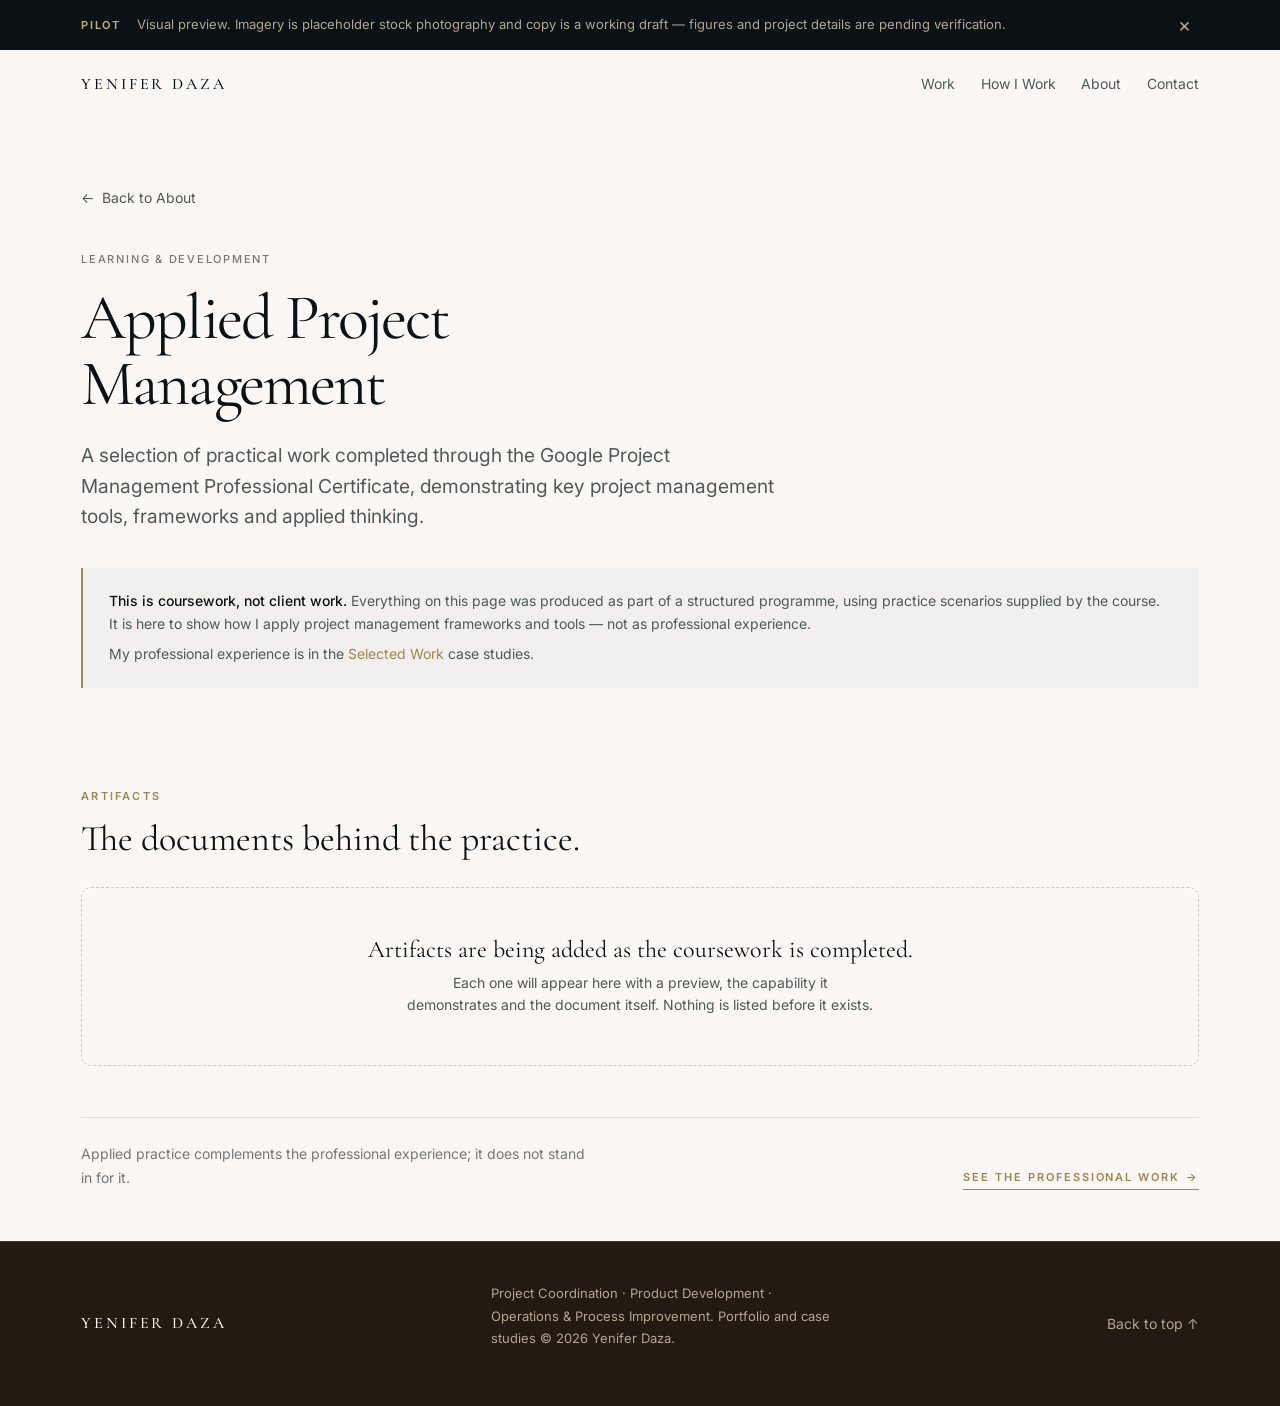
<file: applied-project-management.html>
<!DOCTYPE html>
<html lang="en">
<head>
  <meta name="robots" content="noindex, nofollow">
  <meta charset="utf-8">
  <meta name="viewport" content="width=device-width, initial-scale=1">
  <title>Applied Project Management — Yenifer Daza</title>
  <meta name="description" content="Practical work completed through the Google Project Management Professional Certificate — project planning, stakeholder coordination, scheduling, risk management and Agile/Scrum.">
  <meta name="theme-color" content="#FAF7F4">

  <link rel="preconnect" href="https://fonts.googleapis.com">
  <link rel="preconnect" href="https://fonts.gstatic.com" crossorigin>
  <link rel="preconnect" href="https://images.unsplash.com" crossorigin>
  <link href="https://fonts.googleapis.com/css2?family=Cormorant+Garamond:ital,wght@0,300;0,400;0,500;0,600;1,300;1,400&family=Inter:wght@300..600&display=swap" rel="stylesheet">
  <link rel="stylesheet" href="assets/css/main.css">
</head>
<body>

  <a class="skip-link" href="#main">Skip to content</a>

  <!-- PHASE 1 ONLY -->
  <div class="pilot-bar">
    <div class="container pilot-bar__inner">
      <span class="pilot-bar__tag">Pilot</span>
      <p class="pilot-bar__text">Visual preview. Imagery is placeholder stock photography and copy is a working draft — figures and project details are pending verification.</p>
      <button class="pilot-bar__close" type="button" aria-label="Dismiss preview notice">&times;</button>
    </div>
  </div>

  <!-- The primary navigation is unchanged on purpose. This page is reached from the
       Applied Project Management band in About, never from the menu: the hierarchy is
       Selected Work first, applied coursework second. Do not add a fifth nav link. -->
  <header class="site-header">
    <div class="container site-header__inner">
      <a class="wordmark" href="index.html">Yenifer <span>Daza</span></a>
      <nav class="nav" aria-label="Primary">
        <a class="nav__link" href="index.html#work">Work</a>
        <a class="nav__link" href="index.html#process">How I Work</a>
        <a class="nav__link" href="index.html#about">About</a>
        <a class="nav__link" href="index.html#contact">Contact</a>
      </nav>
      <button class="menu-toggle" type="button" aria-expanded="false" aria-controls="mobile-nav" aria-label="Open menu">
        <span></span><span></span><span></span>
      </button>
    </div>
  </header>

  <div class="nav-overlay" id="mobile-nav" aria-hidden="true">
    <nav aria-label="Mobile">
      <ul class="nav-overlay__list">
        <li><a class="nav-overlay__link" href="index.html#work">Work</a></li>
        <li><a class="nav-overlay__link" href="index.html#process">How I Work</a></li>
        <li><a class="nav-overlay__link" href="index.html#about">About</a></li>
        <li><a class="nav-overlay__link" href="index.html#contact">Contact</a></li>
      </ul>
    </nav>
    <p class="nav-overlay__meta">Project Coordination · Product Development · Operations &amp; Process Improvement</p>
  </div>

  <main id="main">

    <section class="cs-hero" id="top">
      <div class="container">
        <a class="cs-back" href="index.html#about"><span aria-hidden="true">&larr;</span> Back to About</a>
        <span class="eyebrow cs-hero__eyebrow">Learning &amp; Development</span>
        <h1 class="cs-hero__title">Applied Project Management</h1>
        <p class="cs-hero__lede">
          A selection of practical work completed through the Google Project Management Professional
          Certificate, demonstrating key project management tools, frameworks and applied thinking.
        </p>

        <!-- The boundary is stated once, in plain words, near the top of the page.
             CLAUDE.md §3: coursework must never be presented as professional
             experience or as client work. Do not soften or move this. -->
        <div class="apm-note">
          <p>
            <strong>This is coursework, not client work.</strong> Everything on this page was produced as
            part of a structured programme, using practice scenarios supplied by the course. It is here to
            show how I apply project management frameworks and tools — not as professional experience.
          </p>
          <p>
            <!-- CONFIRM: completed or in progress? Stated as coursework until Yenifer confirms
                 the credential status. Never upgrade this to a completed certificate unasked. -->
            My professional experience is in the <a href="index.html#work">Selected Work</a> case studies.
          </p>
        </div>
      </div>
    </section>

    <section class="section section--fit" aria-labelledby="artifacts-title">
      <div class="container">

        <div class="section__head section__head--wide">
          <span class="section__kicker">Artifacts</span>
          <h2 class="section__title" id="artifacts-title">The documents behind the practice.</h2>
        </div>

        <!-- ===================================================================
             ARTIFACT GALLERY

             Only add an artifact once it genuinely exists. Nothing is listed here
             that has not been completed — see CLAUDE.md §3.

             To add one: delete the .artifacts-empty block below, uncomment the
             <ul class="artifacts"> and copy the <li> for each entry. The grid is
             3 columns above 1000px, 2 above 640px and 1 below, so any number of
             entries lays out on its own.

             Candidates named by the owner, none of them built yet:
               Project Charter · Stakeholder Analysis · RACI Chart ·
               Project Plan / Schedule · Risk Management Plan ·
               Communication Plan · Budget / Cost Exercise ·
               Agile / Scrum artifacts · Capstone Project

        <ul class="artifacts">
          <li class="artifact">
            <figure class="artifact__media">
              <img src="assets/img/apm/FILE.png" width="1200" height="900" loading="lazy"
                   alt="Preview of the ARTIFACT NAME">
            </figure>
            <span class="artifact__kind">Planning</span>
            <h3 class="artifact__name">Artifact name</h3>
            <p class="artifact__desc">One line on the capability it demonstrates.</p>
            <a class="artifact__link" href="assets/docs/apm/FILE.pdf">View <span aria-hidden="true">&rarr;</span></a>
          </li>
        </ul>
             =================================================================== -->

        <div class="artifacts-empty">
          <h3 class="artifacts-empty__title">Artifacts are being added as the coursework is completed.</h3>
          <p>
            Each one will appear here with a preview, the capability it demonstrates and the document
            itself. Nothing is listed before it exists.
          </p>
        </div>

        <div class="apm-back">
          <p>Applied practice complements the professional experience; it does not stand in for it.</p>
          <a class="artifact__link" href="index.html#work">See the professional work <span aria-hidden="true">&rarr;</span></a>
        </div>

      </div>
    </section>

  </main>

  <footer class="site-footer">
    <div class="container site-footer__inner">
      <span class="wordmark">Yenifer <span>Daza</span></span>
      <p class="site-footer__note">
        Project Coordination · Product Development · Operations &amp; Process Improvement.
        Portfolio and case studies &copy; <span data-year>2026</span> Yenifer Daza.
      </p>
      <a href="#top">Back to top &uarr;</a>
    </div>
  </footer>

  <script src="assets/js/main.js"></script>
</body>
</html>
</file>
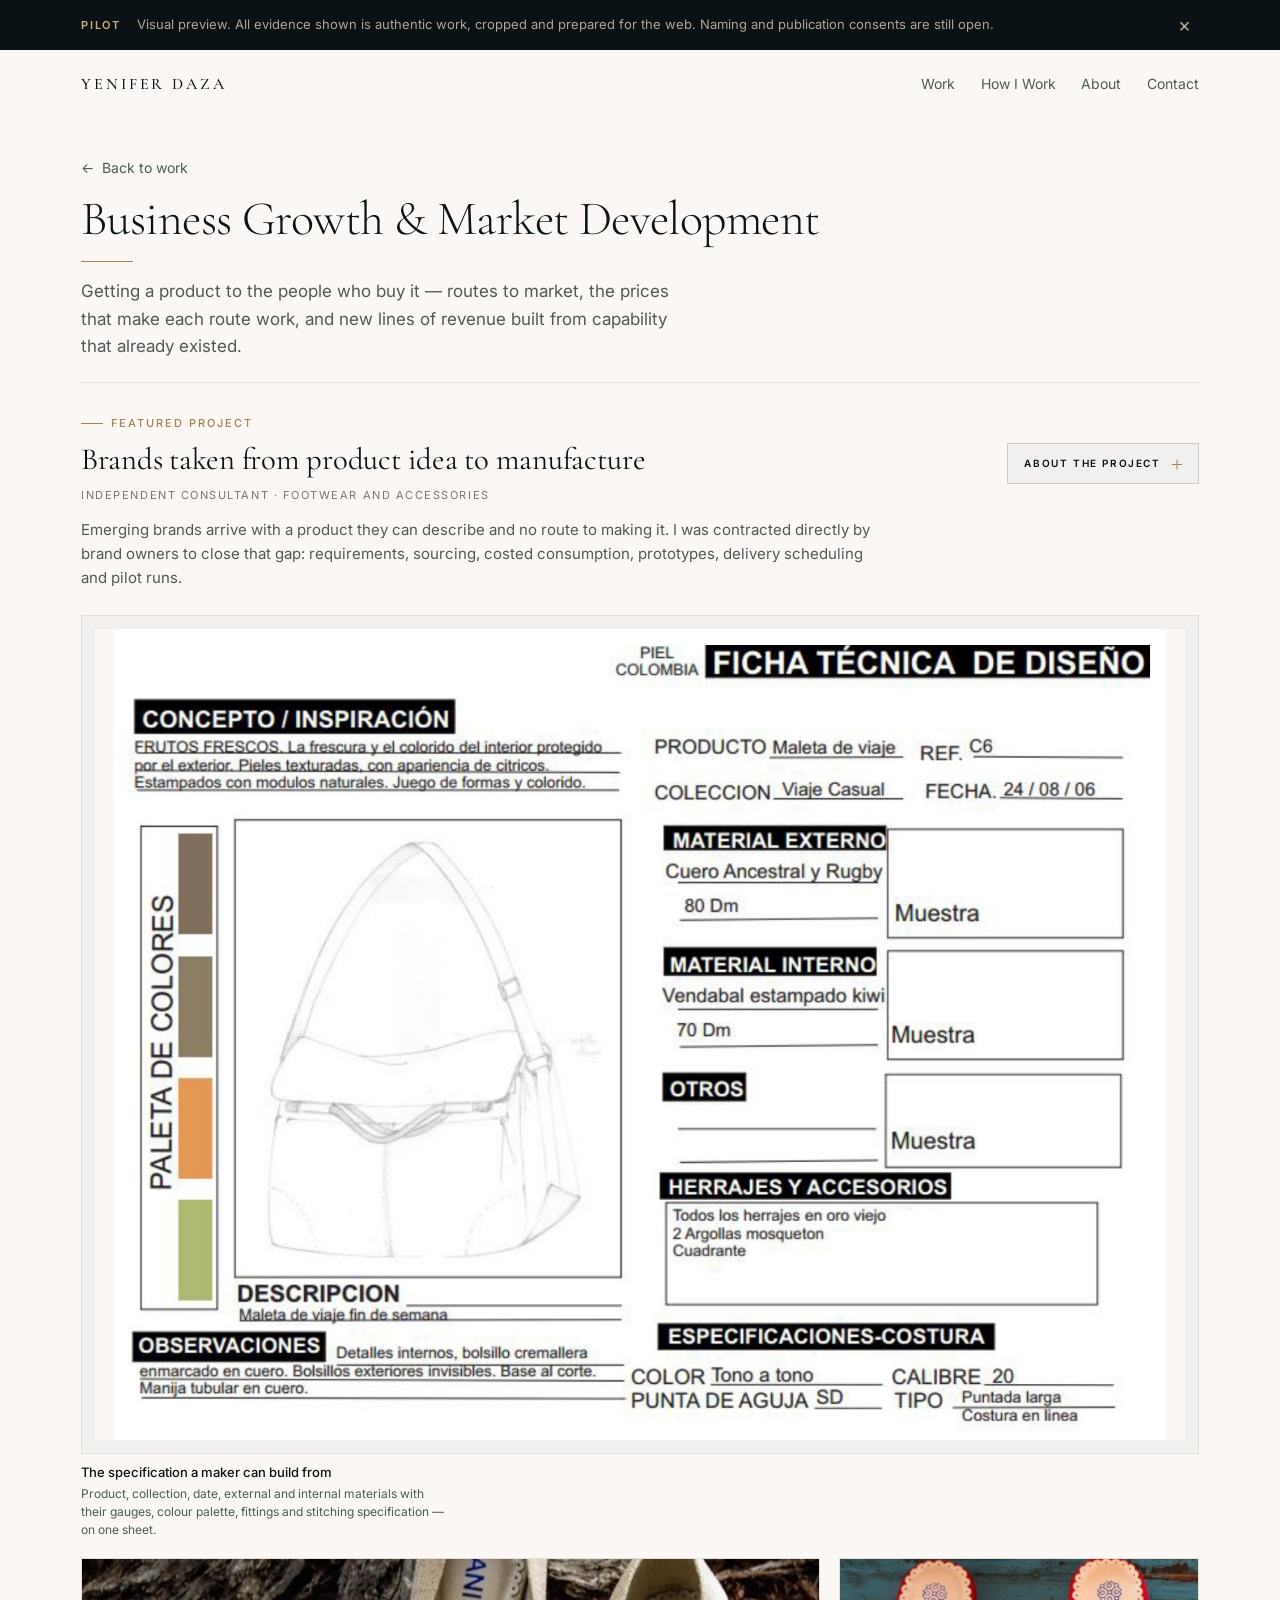
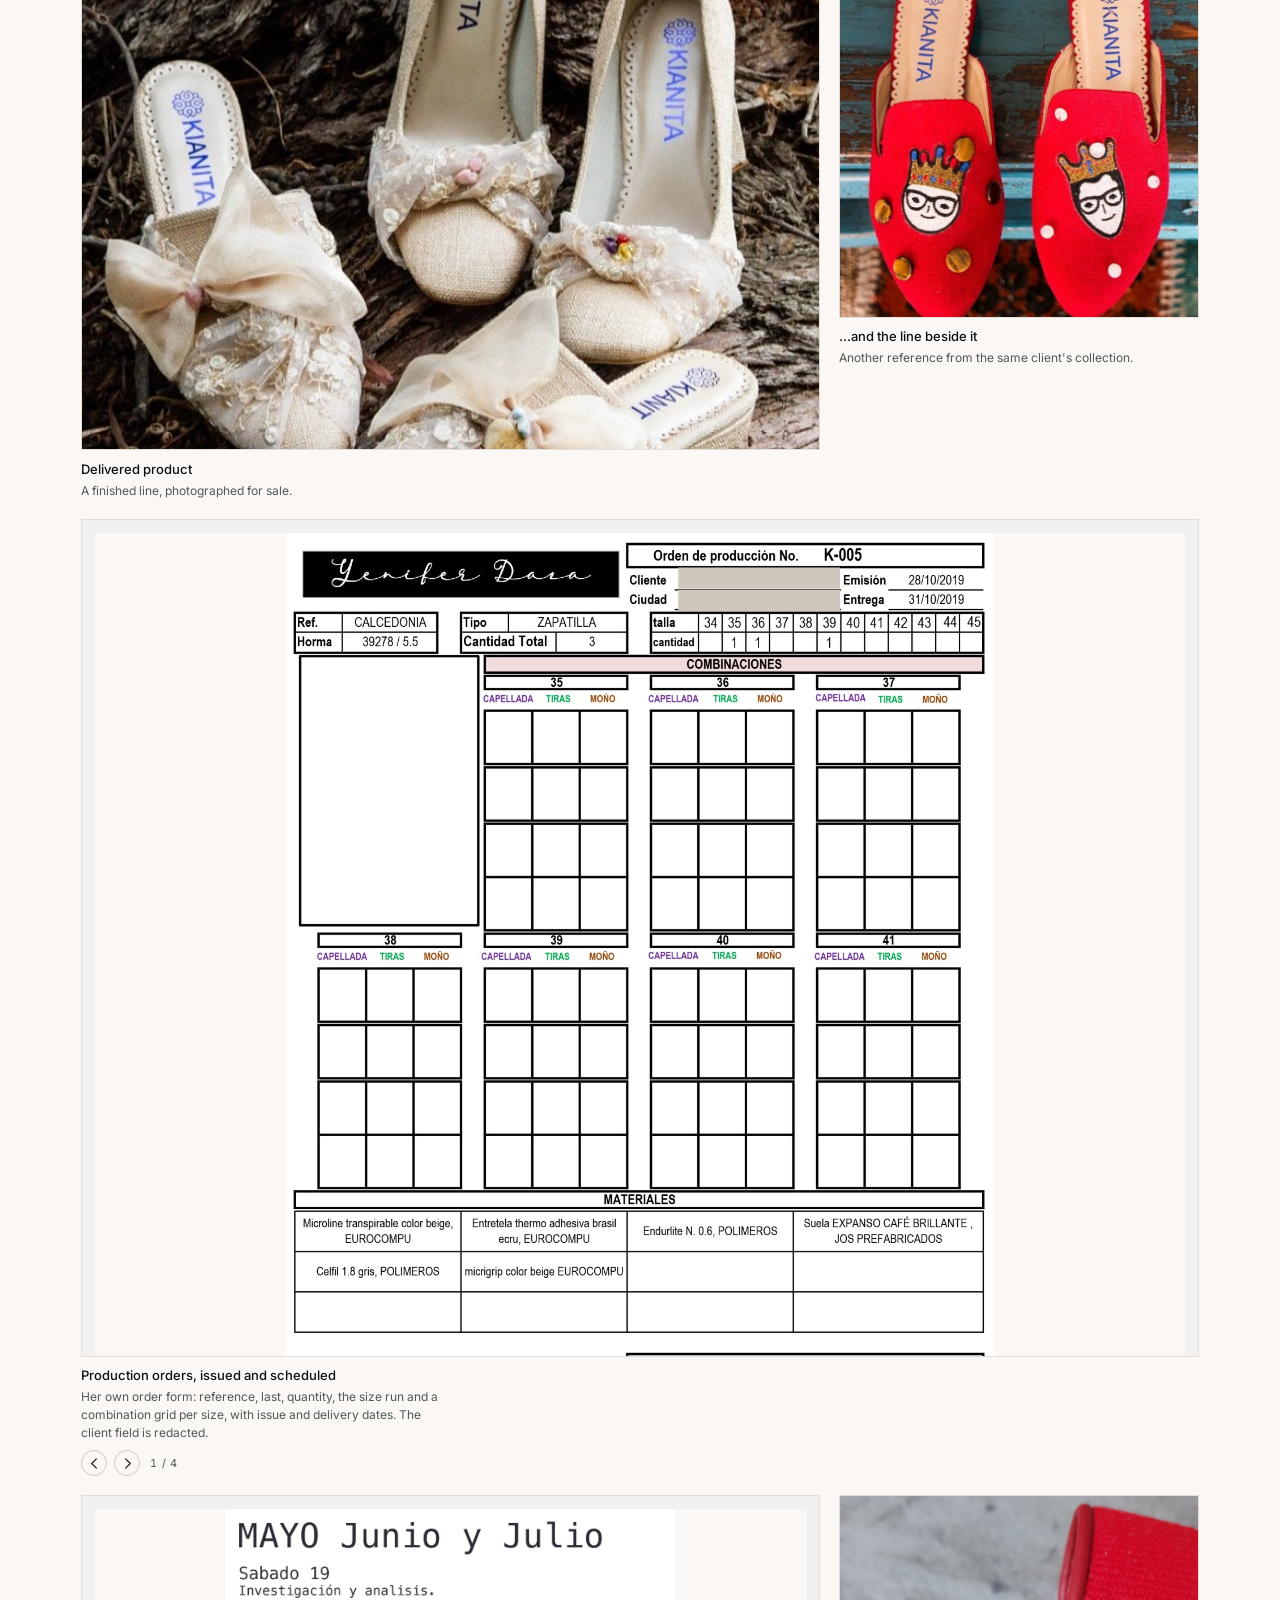
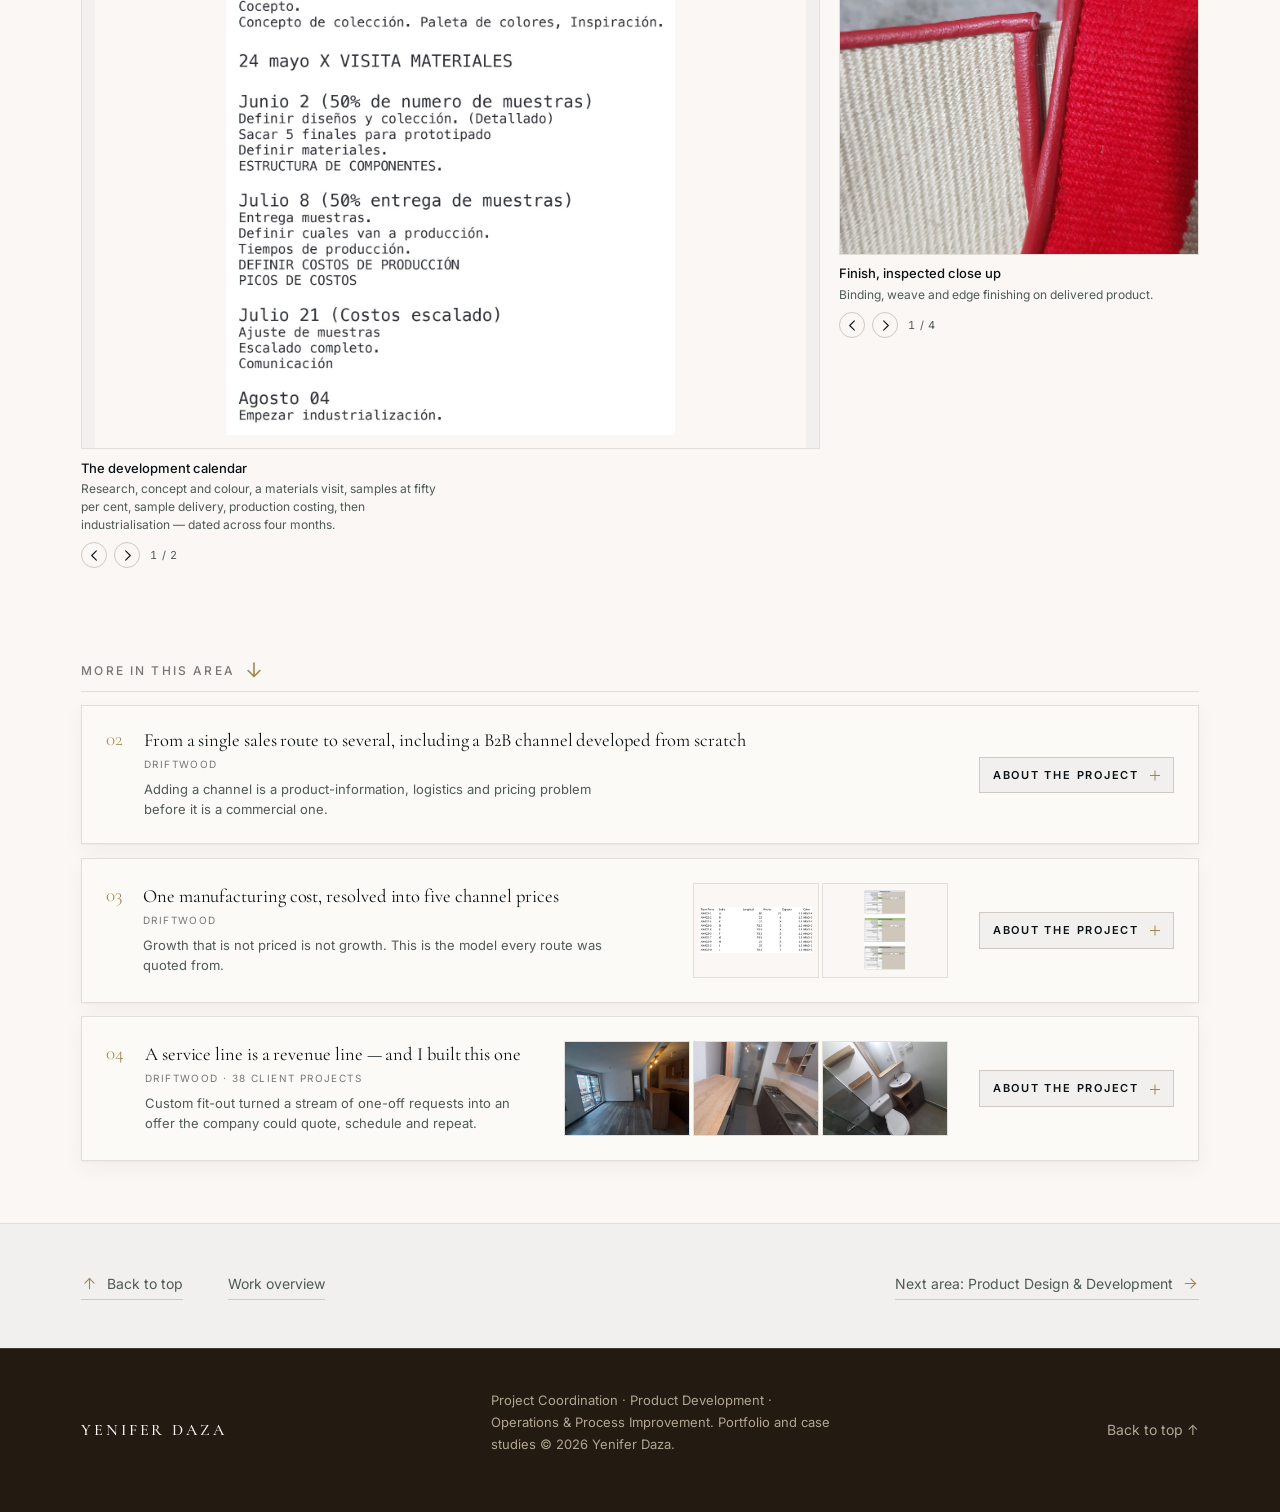
<file: areas/business-growth.html>
<!DOCTYPE html>
<html lang="en">
<head>
  <meta name="robots" content="noindex, nofollow">
  <meta charset="utf-8">
  <meta name="viewport" content="width=device-width, initial-scale=1">
  <title>Business Growth &amp; Market Development — Yenifer Daza</title>
  <meta name="description" content="Coordination applied to reaching a market: brands taken from product idea to manufacture, a single sales route opened into several including a B2B channel, one manufacturing cost resolved into channel prices, and a service line built as a new revenue line.">
  <meta name="theme-color" content="#FAF7F4">

  <link rel="preconnect" href="https://fonts.googleapis.com">
  <link rel="preconnect" href="https://fonts.gstatic.com" crossorigin>
  <link href="https://fonts.googleapis.com/css2?family=Cormorant+Garamond:ital,wght@0,300;0,400;0,500;0,600;1,300;1,400&family=Inter:wght@300..600&display=swap" rel="stylesheet">
  <link rel="stylesheet" href="../assets/css/main.css">
</head>
<body class="sh-page">

  <a class="skip-link" href="#main">Skip to content</a>

  <!-- PHASE 1 ONLY -->
  <div class="pilot-bar">
    <div class="container pilot-bar__inner">
      <span class="pilot-bar__tag">Pilot</span>
      <p class="pilot-bar__text">Visual preview. All evidence shown is authentic work, cropped and prepared for the web. Naming and publication consents are still open.</p>
      <button class="pilot-bar__close" type="button" aria-label="Dismiss preview notice">&times;</button>
    </div>
  </div>

  <header class="site-header">
    <div class="container site-header__inner">
      <a class="wordmark" href="../index.html">Yenifer <span>Daza</span></a>
      <nav class="nav" aria-label="Primary">
        <a class="nav__link" href="../index.html#work">Work</a>
        <a class="nav__link" href="../index.html#process">How I Work</a>
        <a class="nav__link" href="../index.html#about">About</a>
        <a class="nav__link" href="../index.html#contact">Contact</a>
      </nav>
      <button class="menu-toggle" type="button" aria-expanded="false" aria-controls="mobile-nav" aria-label="Open menu">
        <span></span><span></span><span></span>
      </button>
    </div>
  </header>

  <div class="nav-overlay" id="mobile-nav" aria-hidden="true">
    <nav aria-label="Mobile">
      <ul class="nav-overlay__list">
        <li><a class="nav-overlay__link" href="../index.html#work">Work</a></li>
        <li><a class="nav-overlay__link" href="../index.html#process">How I Work</a></li>
        <li><a class="nav-overlay__link" href="../index.html#about">About</a></li>
        <li><a class="nav-overlay__link" href="../index.html#contact">Contact</a></li>
      </ul>
    </nav>
    <p class="nav-overlay__meta">Project Coordination &middot; Product Development &middot; Operations &amp; Process Improvement</p>
  </div>

  <main id="main">

    <header class="sh-hero container">
      <a class="sh-hero__back" href="../index.html#work"><span aria-hidden="true">&larr;</span> Back to work</a>
      <h1 class="sh-hero__title">Business Growth &amp; Market Development</h1>
      <div class="sh-hero__rule" aria-hidden="true"></div>
      <p class="sh-hero__lede">
        Getting a product to the people who buy it &mdash; routes to market, the prices that make each
        route work, and new lines of revenue built from capability that already existed.
      </p>
      <div class="sh-hero__line" aria-hidden="true"></div>
    </header>

    <ol class="sh-cases">
      <li class="sh-case sh-case--lead" id="case-01">
        <div class="container">

          <div class="sh-band">
            <div class="sh-band__text">
              <p class="sh-eyebrow">Featured project</p>
              <h2 class="sh-title">Brands taken from product idea to manufacture</h2>
              <p class="sh-org">Independent consultant &middot; footwear and accessories</p>
              <p class="sh-sum">
                Emerging brands arrive with a product they can describe and no route to making it. I was
                contracted directly by brand owners to close that gap: requirements, sourcing, costed
                consumption, prototypes, delivery scheduling and pilot runs.
              </p>
            </div>

            <div class="sh-band__act">
              <details class="sh-about">
                <summary class="sh-pill">
                  About the project
                  <span class="sh-pill__sign" aria-hidden="true"></span>
                </summary>
                <div class="sh-panel">
                  <div class="sh-rep">
                    <p class="sh-rep__title">Brands taken from product idea to manufacture</p>
                    <p class="sh-rep__org">Independent consultant &middot; footwear and accessories</p>

                    <h4>What the project was</h4>
                    <p>
                      Five years of independent engagements with emerging footwear and accessory brands,
                      each one carried from an idea to a manufactured product: specification, costed
                      consumption, supplier route, prototype, pilot run and delivery.
                    </p>

                    <h4>The challenge</h4>
                    <p>
                      Small brands fail at the join between design and selling &mdash; where an idea has
                      to become something a factory will quote and a price can be built from. Small
                      volumes make that harder, not easier.
                    </p>

                    <h4>My contribution</h4>
                    <ul>
                      <li>Turned client intent into requirements and a technical specification</li>
                      <li>Built the costed consumption sheet each brand priced from</li>
                      <li>Ran prototyping and the corrections into a pilot run</li>
                      <li>Coordinated sourcing, production orders and delivery to schedule</li>
                    </ul>

                    <div class="sh-rep__result">
                      <h4>The result</h4>
                      <p>
                        Products manufactured and shipped to schedule for more than one client.
                      </p>
                    </div>

                    <dl class="sh-meta">
                      <div class="sh-meta__row"><dt>Organisation</dt><dd>Independent consultant</dd></div>
                      <!-- CONFIRM in Phase 2 -->
                      <div class="sh-meta__row"><dt>Period</dt><dd>2015 &ndash; 2020</dd></div>
                      <div class="sh-meta__row"><dt>My role</dt><dd>Product development and process support, contracted directly</dd></div>
                      <div class="sh-meta__row"><dt>Worked with</dt><dd>Brand owners, manufacturers and material suppliers</dd></div>
                      <div class="sh-meta__row sh-meta__row--cta"><dt>Full project</dt><dd><a href="../projects/brand-to-manufacture.html">View case <span aria-hidden="true">&rarr;</span></a></dd></div>
                    </dl>
                  </div>
                </div>
              </details>
            </div>
          </div>

          <div class="sh-stage">
            <div class="sh-mosaic">

              <figure class="sh-shot sh-shot--doc sh-cell sh-cell--full">
                <div class="sh-shot__frame">
                  <img src="../assets/img/evidence/ic2-spec-sheet.jpg"
                       width="1500" height="1156" loading="lazy" alt="A design technical sheet for a travel bag: concept and inspiration, a line drawing, colour palette, external and internal materials, fittings and stitching specification">
                </div>
                <div class="sh-shot__cap">
                  <p class="sh-shot__name">The specification a maker can build from</p>
                  <p class="sh-shot__line">Product, collection, date, external and internal materials with their gauges, colour palette, fittings and stitching specification — on one sheet.</p>
                </div>
              </figure>

              <figure class="sh-shot sh-cell sh-cell--wide">
                <div class="sh-shot__frame">
                  <img src="../assets/img/evidence/ic2-product-03.jpg"
                       width="800" height="846" loading="lazy" alt="A pair of cream slip-on shoes with fabric bows, photographed outdoors on tree bark">
                </div>
                <div class="sh-shot__cap">
                  <p class="sh-shot__name">Delivered product</p>
                  <p class="sh-shot__line">A finished line, photographed for sale.</p>
                </div>
              </figure>

              <figure class="sh-shot sh-cell sh-cell--third">
                <div class="sh-shot__frame">
                  <img src="../assets/img/evidence/ic2-product-01.jpg"
                       width="726" height="847" loading="lazy" alt="A pair of red slippers with embroidered faces and stud detailing, photographed on a painted wooden surface">
                </div>
                <div class="sh-shot__cap">
                  <p class="sh-shot__name">...and the line beside it</p>
                  <p class="sh-shot__line">Another reference from the same client's collection.</p>
                </div>
              </figure>

              <figure class="sh-shot sh-shot--doc sh-cell sh-cell--full sh-shot--seq" data-seq>
                <div class="sh-shot__frame">
                  <img src="../assets/img/evidence/ic2-order-k005.jpg"
                       width="1250" height="1433" loading="lazy" alt="A production order on Yenifer Daza letterhead, with reference, last, total quantity, a size run from 34 to 45 and a combinations grid; the client field is blanked">
                  <img src="../assets/img/evidence/ic2-order-k007.jpg"
                       width="1250" height="1433" loading="lazy" hidden alt="A second production order from the same series, with a different reference and size run">
                  <img src="../assets/img/evidence/ic2-order-k009.jpg"
                       width="1250" height="1433" loading="lazy" hidden alt="A third production order from the same series">
                  <img src="../assets/img/evidence/ic2-order-k011.jpg"
                       width="1250" height="1433" loading="lazy" hidden alt="A fourth production order from the same series">
                </div>
                <div class="sh-shot__cap">
                  <p class="sh-shot__name">Production orders, issued and scheduled</p>
                  <p class="sh-shot__line">Her own order form: reference, last, quantity, the size run and a combination grid per size, with issue and delivery dates. The client field is redacted.</p>
                </div>
              </figure>

              <figure class="sh-shot sh-shot--doc sh-cell sh-cell--wide sh-shot--seq" data-seq>
                <div class="sh-shot__frame">
                  <img src="../assets/img/evidence/ic2-development-calendar.jpg"
                       width="1100" height="1290" loading="lazy" alt="A typed development calendar covering May to August: research and concept, a materials visit, fifty per cent of samples, sample delivery, costing and the start of industrialisation">
                  <img src="../assets/img/evidence/ic2-delivery-calendar.jpg"
                       width="1400" height="475" loading="lazy" hidden alt="A delivery calendar for a first collection listing six references with their model, scheduled week and a compliance column">
                </div>
                <div class="sh-shot__cap">
                  <p class="sh-shot__name">The development calendar</p>
                  <p class="sh-shot__line">Research, concept and colour, a materials visit, samples at fifty per cent, sample delivery, production costing, then industrialisation — dated across four months.</p>
                </div>
              </figure>

              <figure class="sh-shot sh-cell sh-cell--third sh-shot--seq" data-seq>
                <div class="sh-shot__frame">
                  <img src="../assets/img/evidence/ic2-finish-01.jpg"
                       width="1600" height="2133" loading="lazy" alt="Close-up of a red leather bound edge against a woven fabric panel">
                  <img src="../assets/img/evidence/ic2-finish-02.jpg"
                       width="1600" height="2133" loading="lazy" hidden alt="Close-up of the same red binding and woven panel from another angle">
                  <img src="../assets/img/evidence/ic2-finish-03.jpg"
                       width="1600" height="2133" loading="lazy" hidden alt="Close-up of a blue and cream woven strap over navy fabric">
                  <img src="../assets/img/evidence/ic2-finish-04.jpg"
                       width="1600" height="2133" loading="lazy" hidden alt="Close-up of blue woven webbing and navy fabric, folded">
                </div>
                <div class="sh-shot__cap">
                  <p class="sh-shot__name">Finish, inspected close up</p>
                  <p class="sh-shot__line">Binding, weave and edge finishing on delivered product.</p>
                </div>
              </figure>

            </div>
          </div>

        </div>
      </li>
    </ol>

    <div class="sh-more">
      <div class="container sh-more__in">
        <h2 class="sh-more__h">
          <span class="sh-more__label">More in this area</span>
          <span class="sh-more__arrow" aria-hidden="true">
            <svg viewBox="0 0 24 24" width="24" height="24" fill="none" stroke="currentColor" stroke-width="1.7" stroke-linecap="round" stroke-linejoin="round" focusable="false"><path d="M12 4.5v14"/><path d="M5.5 12.5 12 19l6.5-6.5"/></svg>
          </span>
        </h2>
      </div>
    </div>

    <ol class="sh-cases" id="area-more" start="2">

      <!-- ============ 02 · Channel development ============ -->
      <li class="sh-case sh-case--sec" id="case-02">
        <div class="container">
          <div class="sh-box">
            <div class="sh-stage sh-stage--sec">


              <div class="sh-sec__id">
                <p class="sh-sec__n" aria-hidden="true">02</p>
                <h3 class="sh-sec__t">From a single sales route to several, including a B2B channel developed from scratch</h3>
                <p class="sh-sec__o">Driftwood</p>
                <p class="sh-sec__p">Adding a channel is a product-information, logistics and pricing problem before it is a commercial one.</p>
              </div>

              <details class="sh-about">
                <summary class="sh-pill">
                  About the project <span class="sh-pill__sign" aria-hidden="true"></span>
                </summary>
                <div class="sh-panel">
                  <div class="sh-rep">
                    <h4>Challenge</h4>
                    <p>A manufacturer selling through one route reaches exactly the buyers that route reaches &mdash; and every new route wants different information, logistics and price.</p>

                    <h4>My contribution</h4>
                    <ul>
                      <li>Developed and obtained a business-to-business distributor channel</li>
                      <li>Coordinated channel requirements: product information, imagery and descriptions</li>
                      <li>Built the pricing scenario behind each route, on one cost base</li>
                    </ul>

                    <div class="sh-rep__result">
                      <h4>Result</h4>
                      <p>Multiple routes to market operating in parallel. A specific 2023 campaign aimed at construction companies was run by a colleague and the commercial department.</p>
                    </div>

                    <dl class="sh-meta">
                      <div class="sh-meta__row"><dt>Organisation</dt><dd>Driftwood</dd></div>
                      <!-- CONFIRM in Phase 2 -->
                      <div class="sh-meta__row"><dt>Period</dt><dd>2020 &ndash; 2022</dd></div>
                      <div class="sh-meta__row"><dt>My role</dt><dd>Channel development and coordination</dd></div>
                      <div class="sh-meta__row sh-meta__row--cta"><dt>Full project</dt><dd><a href="../projects/channel-development.html">View project <span aria-hidden="true">&rarr;</span></a></dd></div>
                    </dl>
                  </div>
                </div>
              </details>

            </div>
          </div>
        </div>
      </li>

      <!-- ============ 03 · Costing and pricing ============ -->
      <li class="sh-case sh-case--sec" id="case-03">
        <div class="container">
          <div class="sh-box">
            <div class="sh-stage sh-stage--sec">

              <div class="sh-sec__ev">
                <p class="sh-sec__evh">Selected evidence</p>
                <div class="sh-eg sh-eg--2">
                  <figure class="sh-eg__i sh-eg__i--doc">
                    <div class="sh-eg__f">
                      <img src="../assets/img/evidence/dw4-cost-buildup.jpg"
                           width="1450" height="598" loading="lazy" alt="The cut list the cost was built from — Part number, letter and the three dimensions for every component.">
                    </div>
                    <figcaption class="sh-eg__c">
                      <b>The cut list the cost was built from</b>
                      <span>Part number, letter and the three dimensions for every component.</span>
                    </figcaption>
                  </figure>
                  <figure class="sh-eg__i sh-eg__i--doc">
                    <div class="sh-eg__f">
                      <img src="../assets/img/evidence/dw4-channel-scenarios.jpg"
                           width="1450" height="2731" loading="lazy" alt="One cost, five channel prices — The same cost structure repeated per route, each absorbing its own commission and transport. Currency values are withheld; the method and the percentages are not.">
                    </div>
                    <figcaption class="sh-eg__c">
                      <b>One cost, five channel prices</b>
                      <span>The same cost structure repeated per route, each absorbing its own commission and transport. Currency values are withheld; the method and the percentages are not.</span>
                    </figcaption>
                  </figure>
                </div>
              </div>

              <div class="sh-sec__id">
                <p class="sh-sec__n" aria-hidden="true">03</p>
                <h3 class="sh-sec__t">One manufacturing cost, resolved into five channel prices</h3>
                <p class="sh-sec__o">Driftwood</p>
                <p class="sh-sec__p">Growth that is not priced is not growth. This is the model every route was quoted from.</p>
              </div>

              <details class="sh-about">
                <summary class="sh-pill">
                  About the project <span class="sh-pill__sign" aria-hidden="true"></span>
                </summary>
                <div class="sh-panel">
                  <div class="sh-rep">
                    <h4>Challenge</h4>
                    <p>One manufacturing cost has to resolve into several prices, each absorbing a different commission, logistics cost and tax treatment &mdash; while the cost itself depends on yield, banding, hardware and packaging.</p>

                    <h4>My contribution</h4>
                    <ul>
                      <li>Built the itemised cost model per product code, at parts level</li>
                      <li>Built the per-channel price scenarios on that one cost base</li>
                      <li>Maintained the models across the range and across two years</li>
                    </ul>

                    <div class="sh-rep__result">
                      <h4>Result</h4>
                      <p>A costing and pricing structure applied across the range.</p>
                    </div>

                    <dl class="sh-meta">
                      <div class="sh-meta__row"><dt>Organisation</dt><dd>Driftwood</dd></div>
                      <!-- CONFIRM in Phase 2 -->
                      <div class="sh-meta__row"><dt>Period</dt><dd>2021 &ndash; 2022</dd></div>
                      <div class="sh-meta__row"><dt>My role</dt><dd>Product costing and channel pricing</dd></div>
                      <div class="sh-meta__row sh-meta__row--cta"><dt>Full project</dt><dd><a href="../projects/product-costing-channel-pricing.html">View project <span aria-hidden="true">&rarr;</span></a></dd></div>
                    </dl>
                  </div>
                </div>
              </details>

            </div>
          </div>
        </div>
      </li>

      <!-- ============ 04 · Service line ============ -->
      <li class="sh-case sh-case--sec" id="case-04">
        <div class="container">
          <div class="sh-box">
            <div class="sh-stage sh-stage--sec">

              <div class="sh-sec__ev">
                <p class="sh-sec__evh">Selected evidence</p>
                <div class="sh-eg sh-eg--4">
                  <figure class="sh-eg__i">
                    <div class="sh-eg__f">
                      <img src="../assets/img/evidence/dw6-unit-handover.jpg"
                           width="940" height="705" loading="lazy" alt="A delivered project — Revenue that only exists because the service line was built to deliver it.">
                    </div>
                    <figcaption class="sh-eg__c">
                      <b>A delivered project</b>
                      <span>Revenue that only exists because the service line was built to deliver it.</span>
                    </figcaption>
                  </figure>
                  <figure class="sh-eg__i">
                    <div class="sh-eg__f">
                      <img src="../assets/img/evidence/dw6-kitchen.jpg"
                           width="720" height="960" loading="lazy" alt="Made to the measured opening — Fitted kitchen joinery in a delivered unit.">
                    </div>
                    <figcaption class="sh-eg__c">
                      <b>Made to the measured opening</b>
                      <span>Fitted kitchen joinery in a delivered unit.</span>
                    </figcaption>
                  </figure>
                  <figure class="sh-eg__i">
                    <div class="sh-eg__f">
                      <img src="../assets/img/evidence/dw6-bathroom.jpg"
                           width="940" height="705" loading="lazy" alt="Every room in scope — Bathroom joinery from the same order.">
                    </div>
                    <figcaption class="sh-eg__c">
                      <b>Every room in scope</b>
                      <span>Bathroom joinery from the same order.</span>
                    </figcaption>
                  </figure>
                  <figure class="sh-eg__i sh-eg__i--doc">
                    <div class="sh-eg__f">
                      <img src="../assets/img/evidence/dw6-module-stove.jpg"
                           width="565" height="675" loading="lazy" alt="Drawn before it was built — A module modelled to the opening it had to fit.">
                    </div>
                    <figcaption class="sh-eg__c">
                      <b>Drawn before it was built</b>
                      <span>A module modelled to the opening it had to fit.</span>
                    </figcaption>
                  </figure>
                </div>
              </div>

              <div class="sh-sec__id">
                <p class="sh-sec__n" aria-hidden="true">04</p>
                <h3 class="sh-sec__t">A service line is a revenue line &mdash; and I built this one</h3>
                <p class="sh-sec__o">Driftwood &middot; 38 client projects</p>
                <p class="sh-sec__p">Custom fit-out turned a stream of one-off requests into an offer the company could quote, schedule and repeat.</p>
              </div>

              <details class="sh-about">
                <summary class="sh-pill">
                  About the project <span class="sh-pill__sign" aria-hidden="true"></span>
                </summary>
                <div class="sh-panel">
                  <div class="sh-rep">
                    <h4>Challenge</h4>
                    <p>The company kept being asked for work it had no repeatable way to deliver. Saying yes once is easy; saying yes thirty-eight times without losing the workshop&rsquo;s rhythm is a service line.</p>

                    <h4>My contribution</h4>
                    <ul>
                      <li>Built the service line and its delivery sequence</li>
                      <li>Coordinated suppliers, installers and site schedules per project</li>
                      <li>Carried each project through to installed handover</li>
                    </ul>

                    <div class="sh-rep__result">
                      <h4>Result</h4>
                      <p>38 client projects delivered through a route that did not exist before.</p>
                    </div>

                    <dl class="sh-meta">
                      <div class="sh-meta__row"><dt>Organisation</dt><dd>Driftwood</dd></div>
                      <!-- CONFIRM in Phase 2 -->
                      <div class="sh-meta__row"><dt>Period</dt><dd>2020 &ndash; 2022</dd></div>
                      <div class="sh-meta__row"><dt>My role</dt><dd>Service line and delivery coordination</dd></div>
                      <div class="sh-meta__row sh-meta__row--cta"><dt>Full project</dt><dd><a href="../projects/custom-fit-out-service.html">View case <span aria-hidden="true">&rarr;</span></a></dd></div>
                    </dl>
                  </div>
                </div>
              </details>

            </div>
          </div>
        </div>
      </li>

    </ol>

    <nav class="sh-foot" aria-label="Area navigation">
      <div class="container sh-foot__nav">
        <a class="sh-foot__go" href="#main">
          <span class="sh-foot__a" aria-hidden="true"><svg viewBox="0 0 24 24" width="24" height="24" fill="none" stroke="currentColor" stroke-width="1.5" stroke-linecap="round" stroke-linejoin="round" focusable="false"><path d="M12 19.5v-15"/><path d="M5.5 11.5 12 5l6.5 6.5"/></svg></span>
          <span>Back to top</span>
        </a>
        <a class="sh-foot__go" href="../index.html#work">Work overview</a>
        <a class="sh-foot__go sh-foot__go--next" href="product-design-development.html">
          <span>Next area: Product Design &amp; Development</span>
          <span class="sh-foot__a" aria-hidden="true"><svg viewBox="0 0 24 24" width="24" height="24" fill="none" stroke="currentColor" stroke-width="1.5" stroke-linecap="round" stroke-linejoin="round" focusable="false"><path d="M4.5 12h15"/><path d="M12.5 5.5 19 12l-6.5 6.5"/></svg></span>
        </a>
      </div>
    </nav>

  </main>

  <footer class="site-footer">
    <div class="container site-footer__inner">
      <span class="wordmark">Yenifer <span>Daza</span></span>
      <p class="site-footer__note">
        Project Coordination &middot; Product Development &middot; Operations &amp; Process Improvement.
        Portfolio and case studies &copy; <span data-year>2026</span> Yenifer Daza.
      </p>
      <a href="#main">Back to top &uarr;</a>
    </div>
  </footer>

  <script src="../assets/js/main.js"></script>
</body>
</html>
</file>
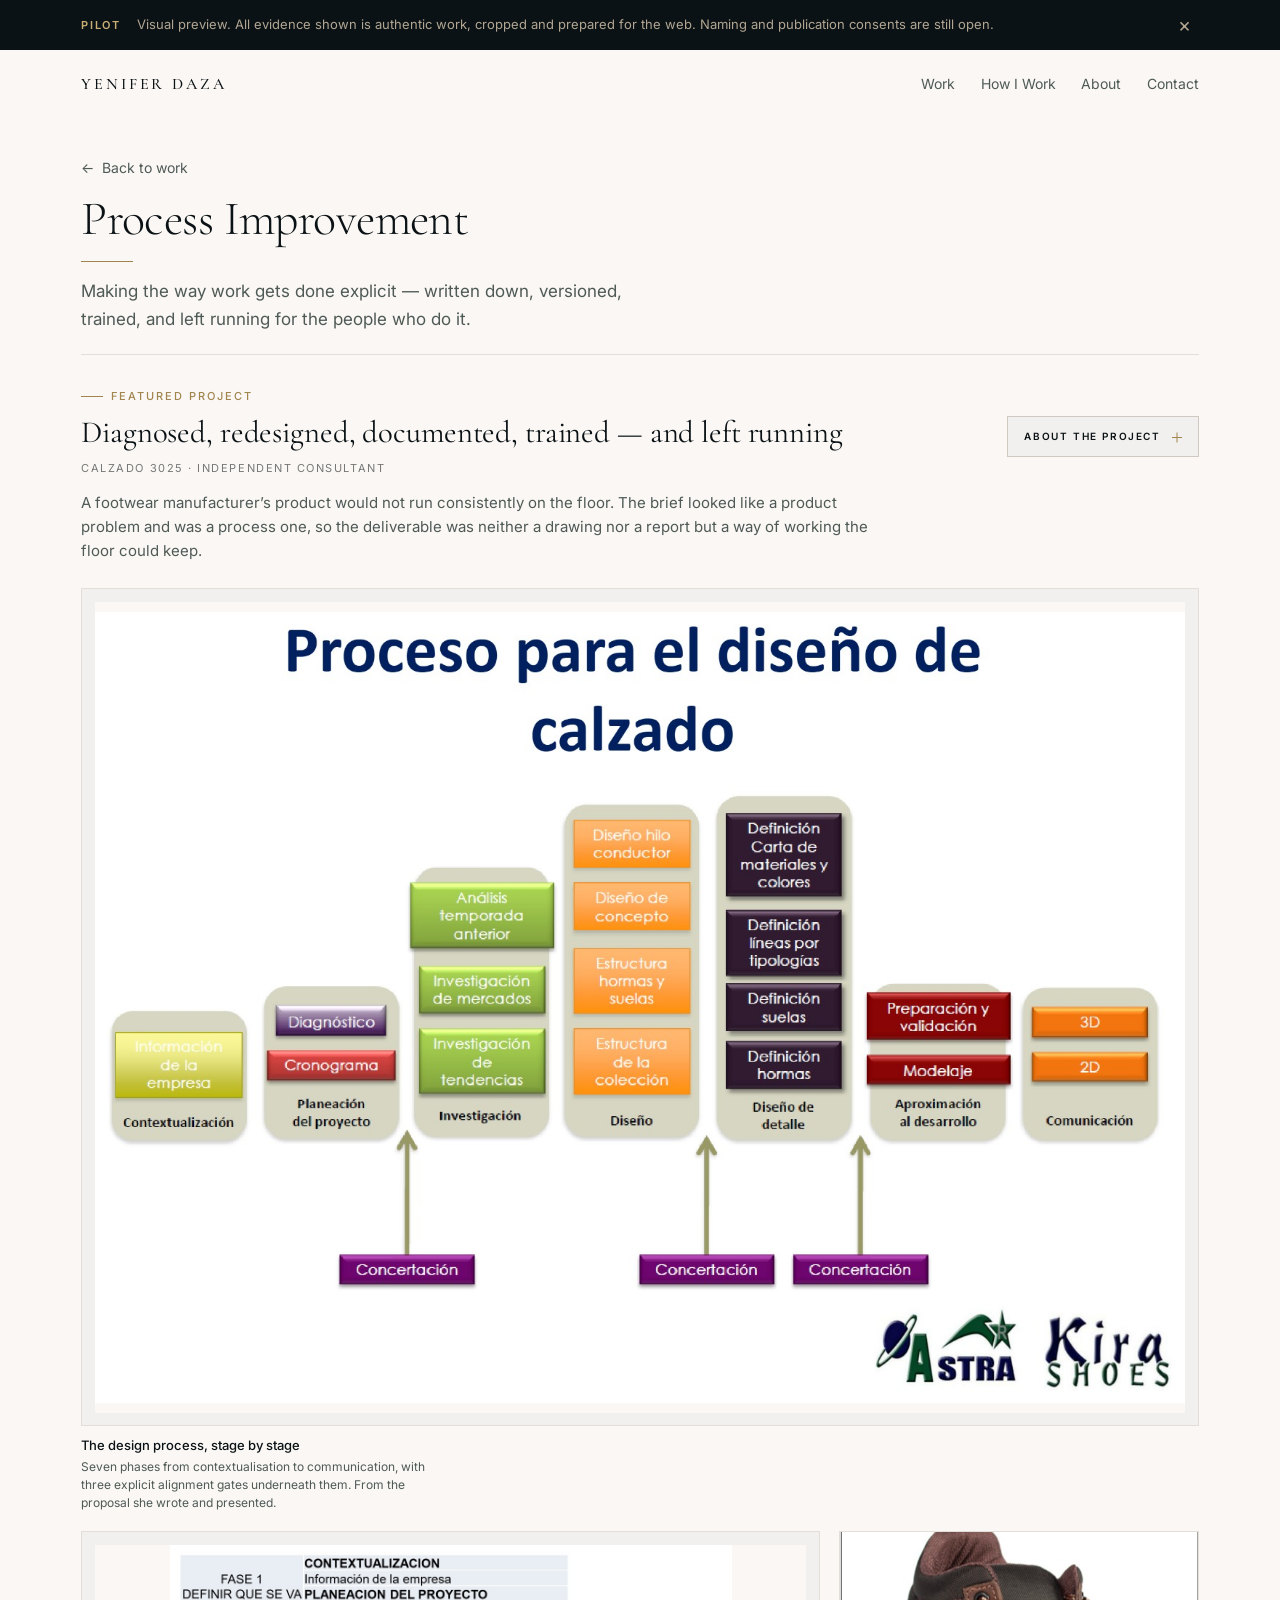
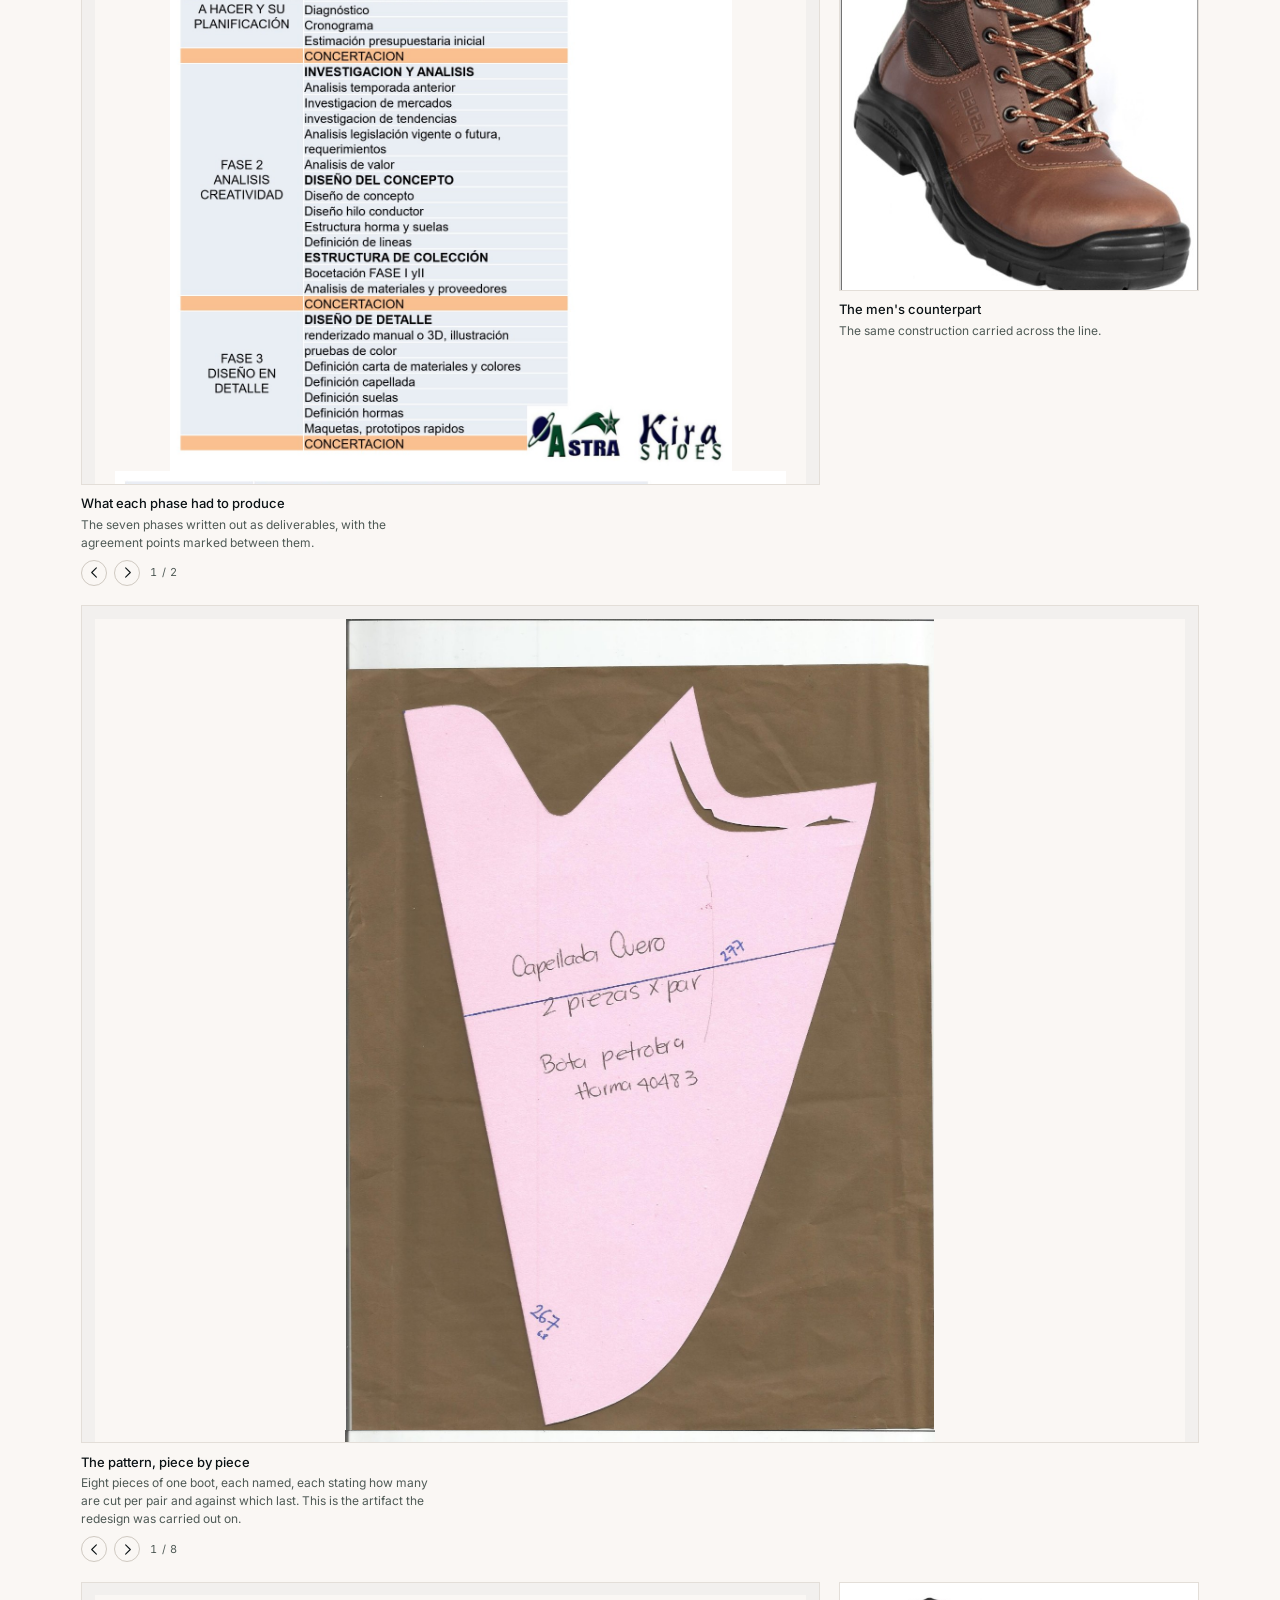
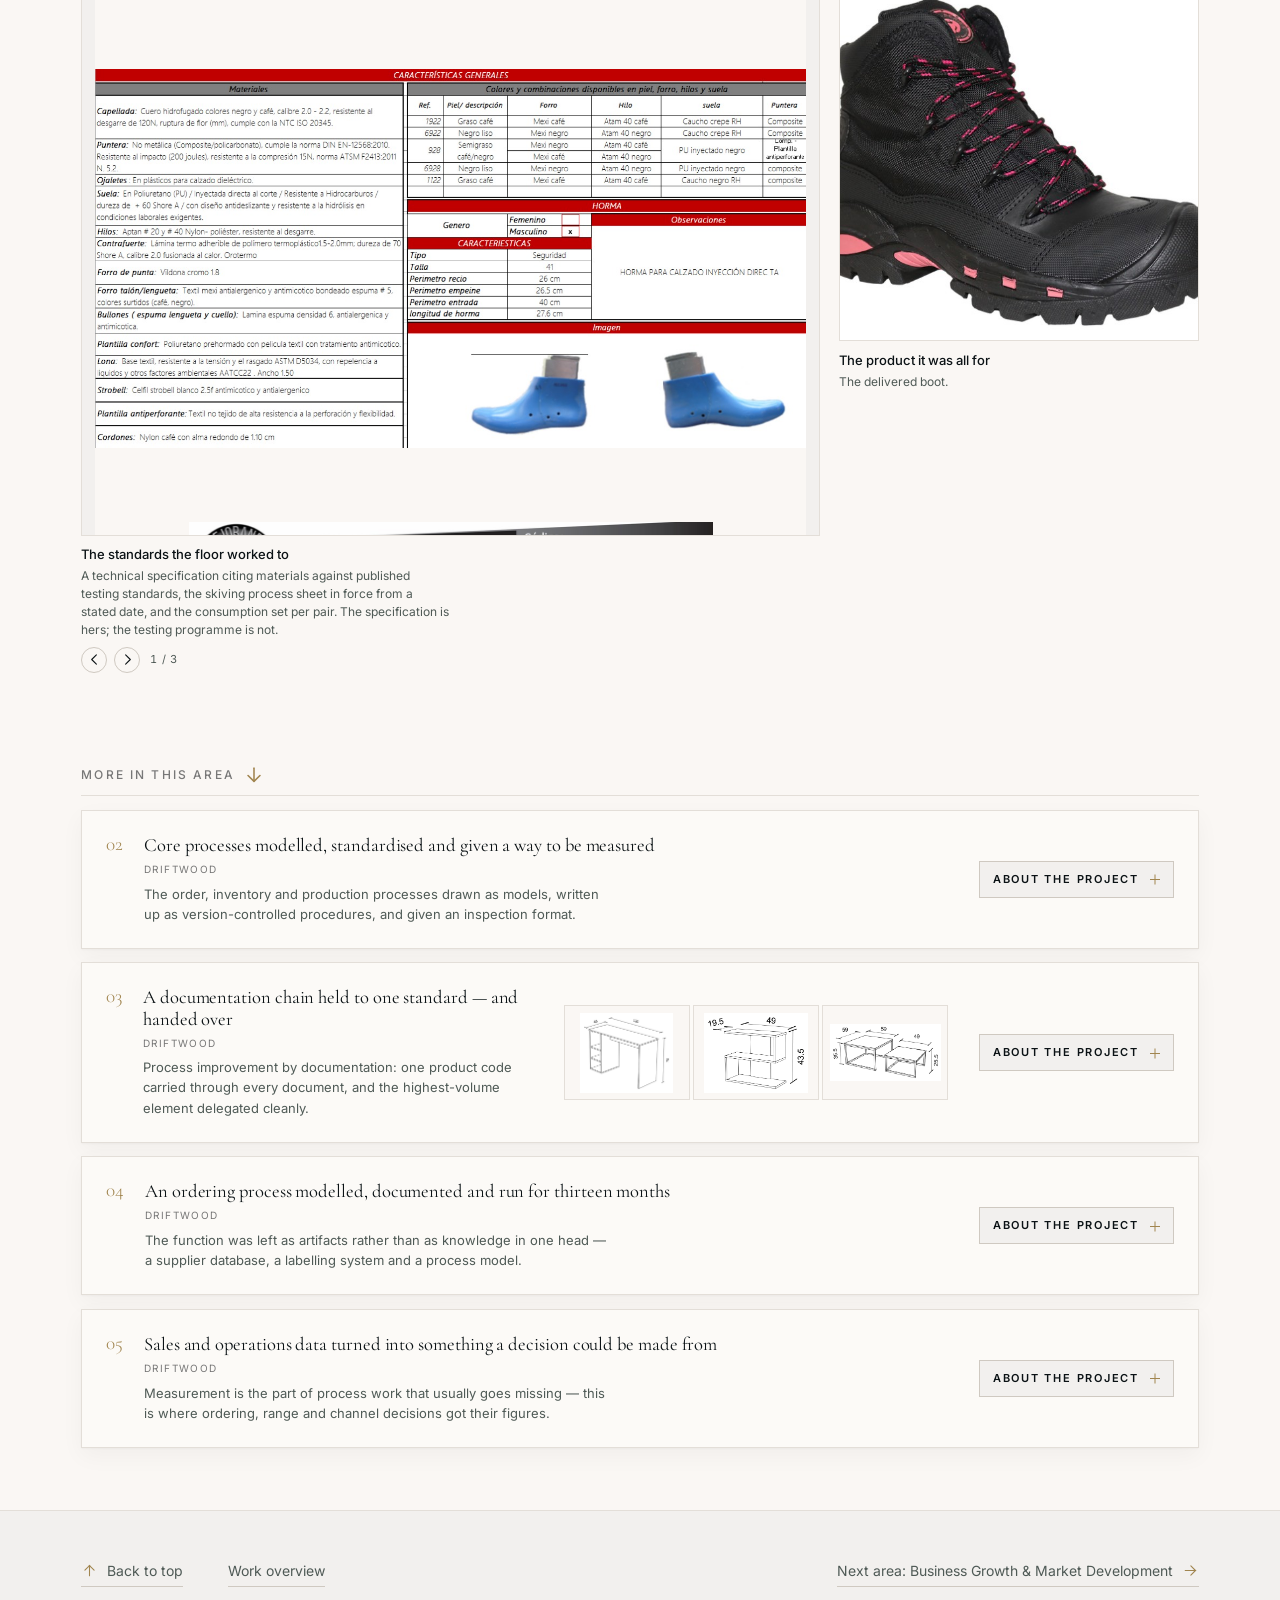
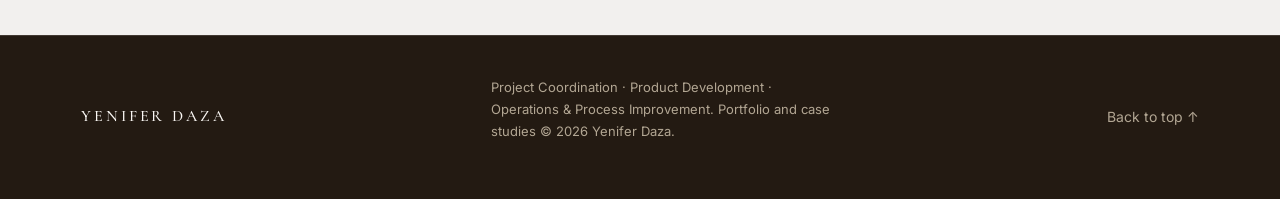
<file: areas/process-improvement.html>
<!DOCTYPE html>
<html lang="en">
<head>
  <meta name="robots" content="noindex, nofollow">
  <meta charset="utf-8">
  <meta name="viewport" content="width=device-width, initial-scale=1">
  <title>Process Improvement — Yenifer Daza</title>
  <meta name="description" content="Coordination applied to how work gets done: a manufacturer's process diagnosed, redesigned, documented, trained and run; core processes modelled and standardised; a documentation chain held to one standard; and an ordering process modelled so it could be handed over.">
  <meta name="theme-color" content="#FAF7F4">

  <link rel="preconnect" href="https://fonts.googleapis.com">
  <link rel="preconnect" href="https://fonts.gstatic.com" crossorigin>
  <link href="https://fonts.googleapis.com/css2?family=Cormorant+Garamond:ital,wght@0,300;0,400;0,500;0,600;1,300;1,400&family=Inter:wght@300..600&display=swap" rel="stylesheet">
  <link rel="stylesheet" href="../assets/css/main.css">
</head>
<body class="sh-page">

  <a class="skip-link" href="#main">Skip to content</a>

  <!-- PHASE 1 ONLY -->
  <div class="pilot-bar">
    <div class="container pilot-bar__inner">
      <span class="pilot-bar__tag">Pilot</span>
      <p class="pilot-bar__text">Visual preview. All evidence shown is authentic work, cropped and prepared for the web. Naming and publication consents are still open.</p>
      <button class="pilot-bar__close" type="button" aria-label="Dismiss preview notice">&times;</button>
    </div>
  </div>

  <header class="site-header">
    <div class="container site-header__inner">
      <a class="wordmark" href="../index.html">Yenifer <span>Daza</span></a>
      <nav class="nav" aria-label="Primary">
        <a class="nav__link" href="../index.html#work">Work</a>
        <a class="nav__link" href="../index.html#process">How I Work</a>
        <a class="nav__link" href="../index.html#about">About</a>
        <a class="nav__link" href="../index.html#contact">Contact</a>
      </nav>
      <button class="menu-toggle" type="button" aria-expanded="false" aria-controls="mobile-nav" aria-label="Open menu">
        <span></span><span></span><span></span>
      </button>
    </div>
  </header>

  <div class="nav-overlay" id="mobile-nav" aria-hidden="true">
    <nav aria-label="Mobile">
      <ul class="nav-overlay__list">
        <li><a class="nav-overlay__link" href="../index.html#work">Work</a></li>
        <li><a class="nav-overlay__link" href="../index.html#process">How I Work</a></li>
        <li><a class="nav-overlay__link" href="../index.html#about">About</a></li>
        <li><a class="nav-overlay__link" href="../index.html#contact">Contact</a></li>
      </ul>
    </nav>
    <p class="nav-overlay__meta">Project Coordination &middot; Product Development &middot; Operations &amp; Process Improvement</p>
  </div>

  <main id="main">

    <header class="sh-hero container">
      <a class="sh-hero__back" href="../index.html#work"><span aria-hidden="true">&larr;</span> Back to work</a>
      <h1 class="sh-hero__title">Process Improvement</h1>
      <div class="sh-hero__rule" aria-hidden="true"></div>
      <p class="sh-hero__lede">
        Making the way work gets done explicit &mdash; written down, versioned, trained, and left
        running for the people who do it.
      </p>
      <div class="sh-hero__line" aria-hidden="true"></div>
    </header>

    <ol class="sh-cases">
      <li class="sh-case sh-case--lead" id="case-01">
        <div class="container">

          <div class="sh-band">
            <div class="sh-band__text">
              <p class="sh-eyebrow">Featured project</p>
              <h2 class="sh-title">Diagnosed, redesigned, documented, trained &mdash; and left running</h2>
              <p class="sh-org">Calzado 3025 &middot; Independent consultant</p>
              <p class="sh-sum">
                A footwear manufacturer&rsquo;s product would not run consistently on the floor. The
                brief looked like a product problem and was a process one, so the deliverable was
                neither a drawing nor a report but a way of working the floor could keep.
              </p>
            </div>

            <div class="sh-band__act">
              <details class="sh-about">
                <summary class="sh-pill">
                  About the project
                  <span class="sh-pill__sign" aria-hidden="true"></span>
                </summary>
                <div class="sh-panel">
                  <div class="sh-rep">
                    <p class="sh-rep__title">Diagnosed, redesigned, documented, trained &mdash; and left running</p>
                    <p class="sh-rep__org">Calzado 3025 &middot; Independent consultant</p>

                    <h4>What the project was</h4>
                    <p>
                      Product redesigned for direct-injection construction, with the technical and
                      process specifications written under version control, the production teams trained
                      on them, pilot lots carried into series production, and a stage-by-stage
                      non-conformance check put in place.
                    </p>

                    <h4>The challenge</h4>
                    <p>
                      The failure showed at the last operation, when all the material had been spent, and
                      its causes were upstream &mdash; in the patterns, in specifications that described
                      the product rather than how to make it, and in a practice that differed by operator.
                    </p>

                    <h4>My contribution</h4>
                    <ul>
                      <li>Diagnosed at the operation, and redesigned the product and patterns for injection</li>
                      <li>Wrote the technical and process specifications, versioned and dated</li>
                      <li>Trained the production teams and corrected the model against pilot lots</li>
                      <li>Helped integrate the design process into the manufacturer&rsquo;s quality management system</li>
                    </ul>

                    <div class="sh-rep__result">
                      <h4>The result</h4>
                      <p>
                        Specifications in force with a version number and an effective date, a new
                        product line developed, and non-conformance checked stage by stage on the floor.
                      </p>
                    </div>

                    <dl class="sh-meta">
                      <div class="sh-meta__row"><dt>Organisation</dt><dd>Calzado 3025</dd></div>
                      <!-- CONFIRM in Phase 2 -->
                      <div class="sh-meta__row"><dt>Period</dt><dd>Within 2015 &ndash; 2020</dd></div>
                      <div class="sh-meta__row"><dt>My role</dt><dd>Independent consultant, contracted directly</dd></div>
                      <div class="sh-meta__row"><dt>Worked with</dt><dd>Production teams, the cutting room and the quality function</dd></div>
                      <div class="sh-meta__row sh-meta__row--cta"><dt>Full project</dt><dd><a href="../projects/footwear-product-redesign.html">View case <span aria-hidden="true">&rarr;</span></a></dd></div>
                    </dl>
                  </div>
                </div>
              </details>
            </div>
          </div>

          <div class="sh-stage">
            <div class="sh-mosaic">

              <figure class="sh-shot sh-shot--doc sh-cell sh-cell--full">
                <div class="sh-shot__frame">
                  <img src="../assets/img/evidence/ic1-process-stages.jpg"
                       width="1500" height="1089" loading="lazy" alt="A diagram titled Proceso para el diseno de calzado: seven coloured phase columns from contextualisation to communication, with three Concertacion alignment gates shown beneath">
                </div>
                <div class="sh-shot__cap">
                  <p class="sh-shot__name">The design process, stage by stage</p>
                  <p class="sh-shot__line">Seven phases from contextualisation to communication, with three explicit alignment gates underneath them. From the proposal she wrote and presented.</p>
                </div>
              </figure>

              <figure class="sh-shot sh-shot--doc sh-cell sh-cell--wide sh-shot--seq" data-seq>
                <div class="sh-shot__frame">
                  <img src="../assets/img/evidence/ic1-process-detail-1.jpg"
                       width="1200" height="1124" loading="lazy" alt="A table listing phases one to three of the footwear design process with their deliverables and the Concertacion gates between them">
                  <img src="../assets/img/evidence/ic1-process-detail-2.jpg"
                       width="1200" height="941" loading="lazy" hidden alt="A table listing phases four to seven of the process, through testing, industrialisation, commercialisation and final disposal">
                </div>
                <div class="sh-shot__cap">
                  <p class="sh-shot__name">What each phase had to produce</p>
                  <p class="sh-shot__line">The seven phases written out as deliverables, with the agreement points marked between them.</p>
                </div>
              </figure>

              <figure class="sh-shot sh-cell sh-cell--third">
                <div class="sh-shot__frame">
                  <img src="../assets/img/evidence/ic1-boot-mens.jpg"
                       width="550" height="597" loading="lazy" alt="A brown men's safety boot photographed on a white background">
                </div>
                <div class="sh-shot__cap">
                  <p class="sh-shot__name">The men's counterpart</p>
                  <p class="sh-shot__line">The same construction carried across the line.</p>
                </div>
              </figure>

              <figure class="sh-shot sh-shot--doc sh-cell sh-cell--full sh-shot--seq" data-seq>
                <div class="sh-shot__frame">
                  <img src="../assets/img/evidence/ic1-piece-capellada.jpg"
                       width="1250" height="1723" loading="lazy" alt="A pattern piece for the vamp, cut in pink card, annotated Capellada Cuero, 2 pieces per pair">
                  <img src="../assets/img/evidence/ic1-piece-cana-front.jpg"
                       width="1250" height="1720" loading="lazy" hidden alt="A pattern piece for the front shaft, annotated Cana parte delantera Cuero, 2 pieces per pair">
                  <img src="../assets/img/evidence/ic1-piece-cana-back.jpg"
                       width="1250" height="1724" loading="lazy" hidden alt="A pattern piece for the rear shaft, annotated Cana parte trasera Cuero, 2 pieces per pair">
                  <img src="../assets/img/evidence/ic1-piece-heel-leather.jpg"
                       width="1250" height="1720" loading="lazy" hidden alt="A pattern piece for the heel in leather, annotated Talon Cuero, 2 pieces per pair">
                  <img src="../assets/img/evidence/ic1-piece-lining-heel.jpg"
                       width="1250" height="1732" loading="lazy" hidden alt="A pattern piece for the heel lining, annotated forro talon, 2 pieces per pair">
                  <img src="../assets/img/evidence/ic1-piece-lining-vamp.jpg"
                       width="1250" height="1720" loading="lazy" hidden alt="A pattern piece for the vamp lining, cut in pink card">
                  <img src="../assets/img/evidence/ic1-piece-vamp-lining.jpg"
                       width="1250" height="1653" loading="lazy" hidden alt="A second vamp lining pattern piece, annotated forro Capellada, 2 pieces per pair">
                  <img src="../assets/img/evidence/ic1-piece-insole.jpg"
                       width="1250" height="1723" loading="lazy" hidden alt="Pattern pieces for the insole and foam, with three smaller components annotated beside them">
                </div>
                <div class="sh-shot__cap">
                  <p class="sh-shot__name">The pattern, piece by piece</p>
                  <p class="sh-shot__line">Eight pieces of one boot, each named, each stating how many are cut per pair and against which last. This is the artifact the redesign was carried out on.</p>
                </div>
              </figure>

              <figure class="sh-shot sh-shot--doc sh-cell sh-cell--wide sh-shot--seq" data-seq>
                <div class="sh-shot__frame">
                  <img src="../assets/img/evidence/ic1-technical-sheet.jpg"
                       width="1320" height="704" loading="lazy" alt="A technical sheet listing materials and components for five references, with a norms column citing published footwear testing standards">
                  <img src="../assets/img/evidence/ic1-process-sheet.jpg"
                       width="1060" height="1065" loading="lazy" hidden alt="A skiving process sheet marked version one with an effective date, gauge diagrams and five numbered illustrated steps">
                  <img src="../assets/img/evidence/ic1-consumption-sheet.jpg"
                       width="1450" height="982" loading="lazy" hidden alt="A consumption sheet with a pattern layout and a table of materials, dimensions, waste percentages and consumption factors">
                </div>
                <div class="sh-shot__cap">
                  <p class="sh-shot__name">The standards the floor worked to</p>
                  <p class="sh-shot__line">A technical specification citing materials against published testing standards, the skiving process sheet in force from a stated date, and the consumption set per pair. The specification is hers; the testing programme is not.</p>
                </div>
              </figure>

              <figure class="sh-shot sh-cell sh-cell--third">
                <div class="sh-shot__frame">
                  <img src="../assets/img/evidence/ic1-boot-delivered.jpg"
                       width="640" height="543" loading="lazy" alt="A finished black and pink women's safety boot photographed on a white background">
                </div>
                <div class="sh-shot__cap">
                  <p class="sh-shot__name">The product it was all for</p>
                  <p class="sh-shot__line">The delivered boot.</p>
                </div>
              </figure>

            </div>
          </div>

        </div>
      </li>
    </ol>

    <div class="sh-more">
      <div class="container sh-more__in">
        <h2 class="sh-more__h">
          <span class="sh-more__label">More in this area</span>
          <span class="sh-more__arrow" aria-hidden="true">
            <svg viewBox="0 0 24 24" width="24" height="24" fill="none" stroke="currentColor" stroke-width="1.7" stroke-linecap="round" stroke-linejoin="round" focusable="false"><path d="M12 4.5v14"/><path d="M5.5 12.5 12 19l6.5-6.5"/></svg>
          </span>
        </h2>
      </div>
    </div>

    <ol class="sh-cases" id="area-more" start="2">

      <!-- ============ 02 · Process design ============ -->
      <li class="sh-case sh-case--sec" id="case-02">
        <div class="container">
          <div class="sh-box">
            <div class="sh-stage sh-stage--sec">


              <div class="sh-sec__id">
                <p class="sh-sec__n" aria-hidden="true">02</p>
                <h3 class="sh-sec__t">Core processes modelled, standardised and given a way to be measured</h3>
                <p class="sh-sec__o">Driftwood</p>
                <p class="sh-sec__p">The order, inventory and production processes drawn as models, written up as version-controlled procedures, and given an inspection format.</p>
              </div>

              <details class="sh-about">
                <summary class="sh-pill">
                  About the project <span class="sh-pill__sign" aria-hidden="true"></span>
                </summary>
                <div class="sh-panel">
                  <div class="sh-rep">
                    <h4>Challenge</h4>
                    <p>Production processes ran on practice rather than on a written standard, which makes them impossible to hand over, to train against, or to measure.</p>

                    <h4>My contribution</h4>
                    <ul>
                      <li>Modelled the order, inventory and production processes</li>
                      <li>Wrote version-controlled procedures for product fabrication, box fabrication and packing</li>
                      <li>Proposed a defects-per-unit inspection format</li>
                    </ul>

                    <div class="sh-rep__result">
                      <h4>Result</h4>
                      <p>Version-controlled procedures in use across the workshop.</p>
                    </div>

                    <dl class="sh-meta">
                      <div class="sh-meta__row"><dt>Organisation</dt><dd>Driftwood</dd></div>
                      <!-- CONFIRM in Phase 2 -->
                      <div class="sh-meta__row"><dt>Period</dt><dd>2021 &ndash; 2023</dd></div>
                      <div class="sh-meta__row"><dt>My role</dt><dd>Process modelling and documentation</dd></div>
                    </dl>
                  </div>
                </div>
              </details>

            </div>
          </div>
        </div>
      </li>

      <!-- ============ 03 · Documentation chain ============ -->
      <li class="sh-case sh-case--sec" id="case-03">
        <div class="container">
          <div class="sh-box">
            <div class="sh-stage sh-stage--sec">

              <div class="sh-sec__ev">
                <p class="sh-sec__evh">Selected evidence</p>
                <div class="sh-eg sh-eg--6">
                  <figure class="sh-eg__i sh-eg__i--doc">
                    <div class="sh-eg__f">
                      <img src="../assets/img/evidence/pi3-dwg-es108.jpg"
                           width="1500" height="1289" loading="lazy" alt="One standard, many references — A desk drawn to the shared convention.">
                    </div>
                    <figcaption class="sh-eg__c">
                      <b>One standard, many references</b>
                      <span>A desk drawn to the shared convention.</span>
                    </figcaption>
                  </figure>
                  <figure class="sh-eg__i sh-eg__i--doc">
                    <div class="sh-eg__f">
                      <img src="../assets/img/evidence/pi3-dwg-rp201.jpg"
                           width="1500" height="1156" loading="lazy" alt="Wall shelf — Same projection, same dimensioning, different product.">
                    </div>
                    <figcaption class="sh-eg__c">
                      <b>Wall shelf</b>
                      <span>Same projection, same dimensioning, different product.</span>
                    </figcaption>
                  </figure>
                  <figure class="sh-eg__i sh-eg__i--doc">
                    <div class="sh-eg__f">
                      <img src="../assets/img/evidence/pi3-dwg-mc603.jpg"
                           width="1500" height="758" loading="lazy" alt="Nesting tables — Two tables dimensioned on one sheet.">
                    </div>
                    <figcaption class="sh-eg__c">
                      <b>Nesting tables</b>
                      <span>Two tables dimensioned on one sheet.</span>
                    </figcaption>
                  </figure>
                  <figure class="sh-eg__i sh-eg__i--doc">
                    <div class="sh-eg__f">
                      <img src="../assets/img/evidence/pi3-dwg-mn503.jpg"
                           width="1500" height="1535" loading="lazy" alt="Bedside unit — Drawn so a maker who had not seen the model could build it.">
                    </div>
                    <figcaption class="sh-eg__c">
                      <b>Bedside unit</b>
                      <span>Drawn so a maker who had not seen the model could build it.</span>
                    </figcaption>
                  </figure>
                  <figure class="sh-eg__i sh-eg__i--doc">
                    <div class="sh-eg__f">
                      <img src="../assets/img/evidence/pi3-dwg-es101.jpg"
                           width="1500" height="1183" loading="lazy" alt="Desk — The convention held across the catalogue.">
                    </div>
                    <figcaption class="sh-eg__c">
                      <b>Desk</b>
                      <span>The convention held across the catalogue.</span>
                    </figcaption>
                  </figure>
                  <figure class="sh-eg__i sh-eg__i--doc">
                    <div class="sh-eg__f">
                      <img src="../assets/img/evidence/pi3-dwg-ax403.jpg"
                           width="1500" height="2091" loading="lazy" alt="Console — A tall reference dimensioned front and side.">
                    </div>
                    <figcaption class="sh-eg__c">
                      <b>Console</b>
                      <span>A tall reference dimensioned front and side.</span>
                    </figcaption>
                  </figure>
                </div>
              </div>

              <div class="sh-sec__id">
                <p class="sh-sec__n" aria-hidden="true">03</p>
                <h3 class="sh-sec__t">A documentation chain held to one standard &mdash; and handed over</h3>
                <p class="sh-sec__o">Driftwood</p>
                <p class="sh-sec__p">Process improvement by documentation: one product code carried through every document, and the highest-volume element delegated cleanly.</p>
              </div>

              <details class="sh-about">
                <summary class="sh-pill">
                  About the project <span class="sh-pill__sign" aria-hidden="true"></span>
                </summary>
                <div class="sh-panel">
                  <div class="sh-rep">
                    <h4>Challenge</h4>
                    <p>A catalogue built by more than one designer drifts unless the standard lives in the files rather than in a conversation.</p>

                    <h4>My contribution</h4>
                    <ul>
                      <li>Defined the complete document set a product must arrive with</li>
                      <li>Applied it across every product code in the two collections that carry my marker</li>
                      <li>Trained a junior designer and handed over the highest-volume element</li>
                    </ul>

                    <div class="sh-rep__result">
                      <h4>Result</h4>
                      <p>One standard applied across the catalogue, and a handover that held while I coordinated from another country.</p>
                    </div>

                    <dl class="sh-meta">
                      <div class="sh-meta__row"><dt>Organisation</dt><dd>Driftwood</dd></div>
                      <!-- CONFIRM in Phase 2 -->
                      <div class="sh-meta__row"><dt>Period</dt><dd>2020 &ndash; 2024</dd></div>
                      <div class="sh-meta__row"><dt>My role</dt><dd>Product documentation and coordination</dd></div>
                      <div class="sh-meta__row sh-meta__row--cta"><dt>Full project</dt><dd><a href="../projects/product-line-documentation.html">View case <span aria-hidden="true">&rarr;</span></a></dd></div>
                    </dl>
                  </div>
                </div>
              </details>

            </div>
          </div>
        </div>
      </li>

      <!-- ============ 04 · Ordering process ============ -->
      <li class="sh-case sh-case--sec" id="case-04">
        <div class="container">
          <div class="sh-box">
            <div class="sh-stage sh-stage--sec">


              <div class="sh-sec__id">
                <p class="sh-sec__n" aria-hidden="true">04</p>
                <h3 class="sh-sec__t">An ordering process modelled, documented and run for thirteen months</h3>
                <p class="sh-sec__o">Driftwood</p>
                <p class="sh-sec__p">The function was left as artifacts rather than as knowledge in one head &mdash; a supplier database, a labelling system and a process model.</p>
              </div>

              <details class="sh-about">
                <summary class="sh-pill">
                  About the project <span class="sh-pill__sign" aria-hidden="true"></span>
                </summary>
                <div class="sh-panel">
                  <div class="sh-rep">
                    <h4>Challenge</h4>
                    <p>Production ran to order while despatch ran daily, so supply had to stay ahead of the workshop without tying up capital in timber.</p>

                    <h4>My contribution</h4>
                    <ul>
                      <li>Owned the ordering cycle, supplier to warehouse receipt</li>
                      <li>Produced the cut specifications and ran the optimisation</li>
                      <li>Built the supplier database and the stock labelling the function ran on</li>
                      <li>Modelled the process so it could be handed over and run the same way</li>
                    </ul>

                    <div class="sh-rep__result">
                      <h4>Result</h4>
                      <p>Thirteen consecutive months documented without a gap, and a transferable function.</p>
                    </div>

                    <dl class="sh-meta">
                      <div class="sh-meta__row"><dt>Organisation</dt><dd>Driftwood</dd></div>
                      <!-- CONFIRM in Phase 2 -->
                      <div class="sh-meta__row"><dt>Period</dt><dd>April 2021 &ndash; April 2022</dd></div>
                      <div class="sh-meta__row"><dt>My role</dt><dd>Product &amp; Operations Coordinator</dd></div>
                      <div class="sh-meta__row sh-meta__row--cta"><dt>Full project</dt><dd><a href="../projects/material-supply-coordination.html">View project <span aria-hidden="true">&rarr;</span></a></dd></div>
                    </dl>
                  </div>
                </div>
              </details>

            </div>
          </div>
        </div>
      </li>

      <!-- ============ 05 · Reporting ============ -->
      <li class="sh-case sh-case--sec" id="case-05">
        <div class="container">
          <div class="sh-box">
            <div class="sh-stage sh-stage--sec">


              <div class="sh-sec__id">
                <p class="sh-sec__n" aria-hidden="true">05</p>
                <h3 class="sh-sec__t">Sales and operations data turned into something a decision could be made from</h3>
                <p class="sh-sec__o">Driftwood</p>
                <p class="sh-sec__p">Measurement is the part of process work that usually goes missing &mdash; this is where ordering, range and channel decisions got their figures.</p>
              </div>

              <details class="sh-about">
                <summary class="sh-pill">
                  About the project <span class="sh-pill__sign" aria-hidden="true"></span>
                </summary>
                <div class="sh-panel">
                  <div class="sh-rep">
                    <h4>Challenge</h4>
                    <p>Decisions about what to reorder, what to promote and what to stop making were being taken from impression rather than from a consistent set of figures.</p>

                    <h4>My contribution</h4>
                    <ul>
                      <li>Tracked and analysed sales and operations data across the range</li>
                      <li>Prepared the figures behind ordering, costing and channel decisions</li>
                      <li>Used the analysis to inform inventory, promotion and phase-out choices</li>
                    </ul>

                    <div class="sh-rep__result">
                      <h4>Result</h4>
                      <p>Range and ordering decisions taken against figures. The company&rsquo;s wider reporting estate was built and maintained by a team.</p>
                    </div>

                    <dl class="sh-meta">
                      <div class="sh-meta__row"><dt>Organisation</dt><dd>Driftwood</dd></div>
                      <!-- CONFIRM in Phase 2 -->
                      <div class="sh-meta__row"><dt>Period</dt><dd>2020 &ndash; 2022</dd></div>
                      <div class="sh-meta__row"><dt>My role</dt><dd>Tracking and analysis for decisions</dd></div>
                    </dl>
                  </div>
                </div>
              </details>

            </div>
          </div>
        </div>
      </li>

    </ol>

    <nav class="sh-foot" aria-label="Area navigation">
      <div class="container sh-foot__nav">
        <a class="sh-foot__go" href="#main">
          <span class="sh-foot__a" aria-hidden="true"><svg viewBox="0 0 24 24" width="24" height="24" fill="none" stroke="currentColor" stroke-width="1.5" stroke-linecap="round" stroke-linejoin="round" focusable="false"><path d="M12 19.5v-15"/><path d="M5.5 11.5 12 5l6.5 6.5"/></svg></span>
          <span>Back to top</span>
        </a>
        <a class="sh-foot__go" href="../index.html#work">Work overview</a>
        <a class="sh-foot__go sh-foot__go--next" href="business-growth.html">
          <span>Next area: Business Growth &amp; Market Development</span>
          <span class="sh-foot__a" aria-hidden="true"><svg viewBox="0 0 24 24" width="24" height="24" fill="none" stroke="currentColor" stroke-width="1.5" stroke-linecap="round" stroke-linejoin="round" focusable="false"><path d="M4.5 12h15"/><path d="M12.5 5.5 19 12l-6.5 6.5"/></svg></span>
        </a>
      </div>
    </nav>

  </main>

  <footer class="site-footer">
    <div class="container site-footer__inner">
      <span class="wordmark">Yenifer <span>Daza</span></span>
      <p class="site-footer__note">
        Project Coordination &middot; Product Development &middot; Operations &amp; Process Improvement.
        Portfolio and case studies &copy; <span data-year>2026</span> Yenifer Daza.
      </p>
      <a href="#main">Back to top &uarr;</a>
    </div>
  </footer>

  <script src="../assets/js/main.js"></script>
</body>
</html>
</file>
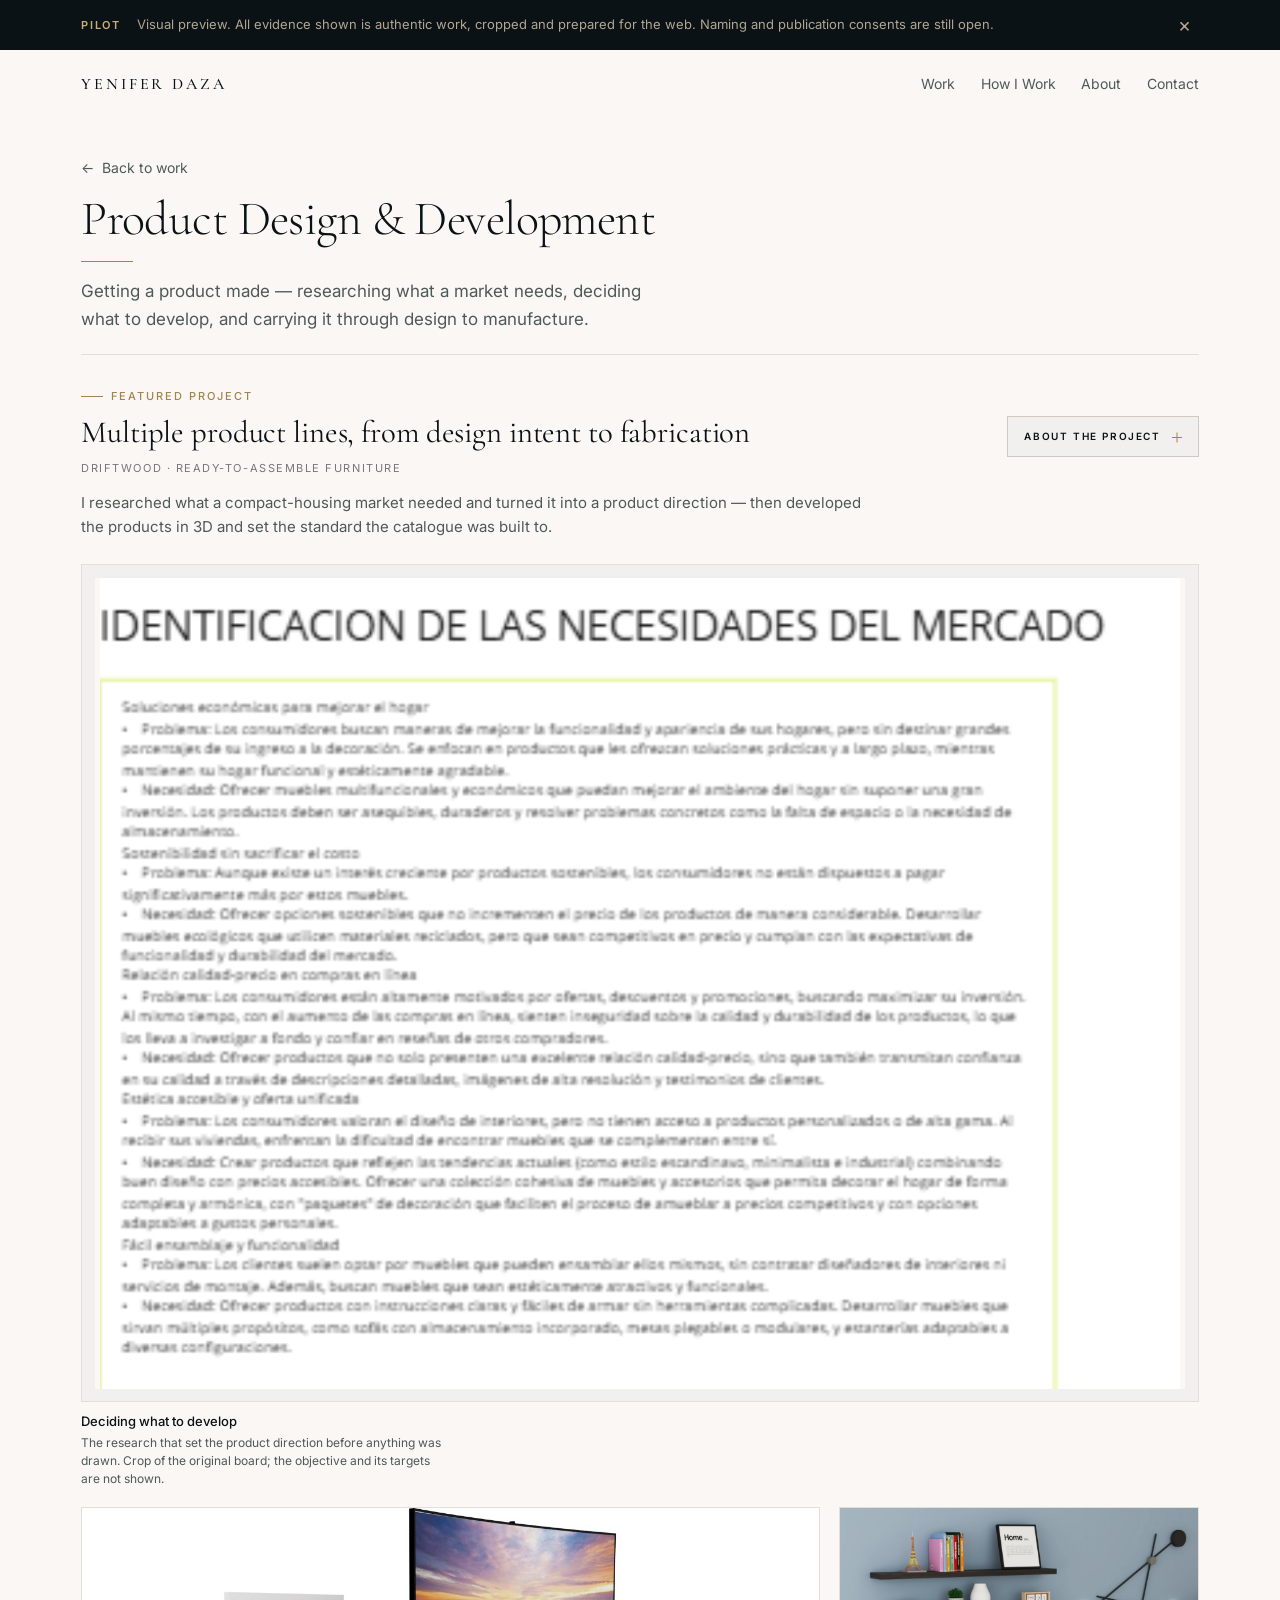
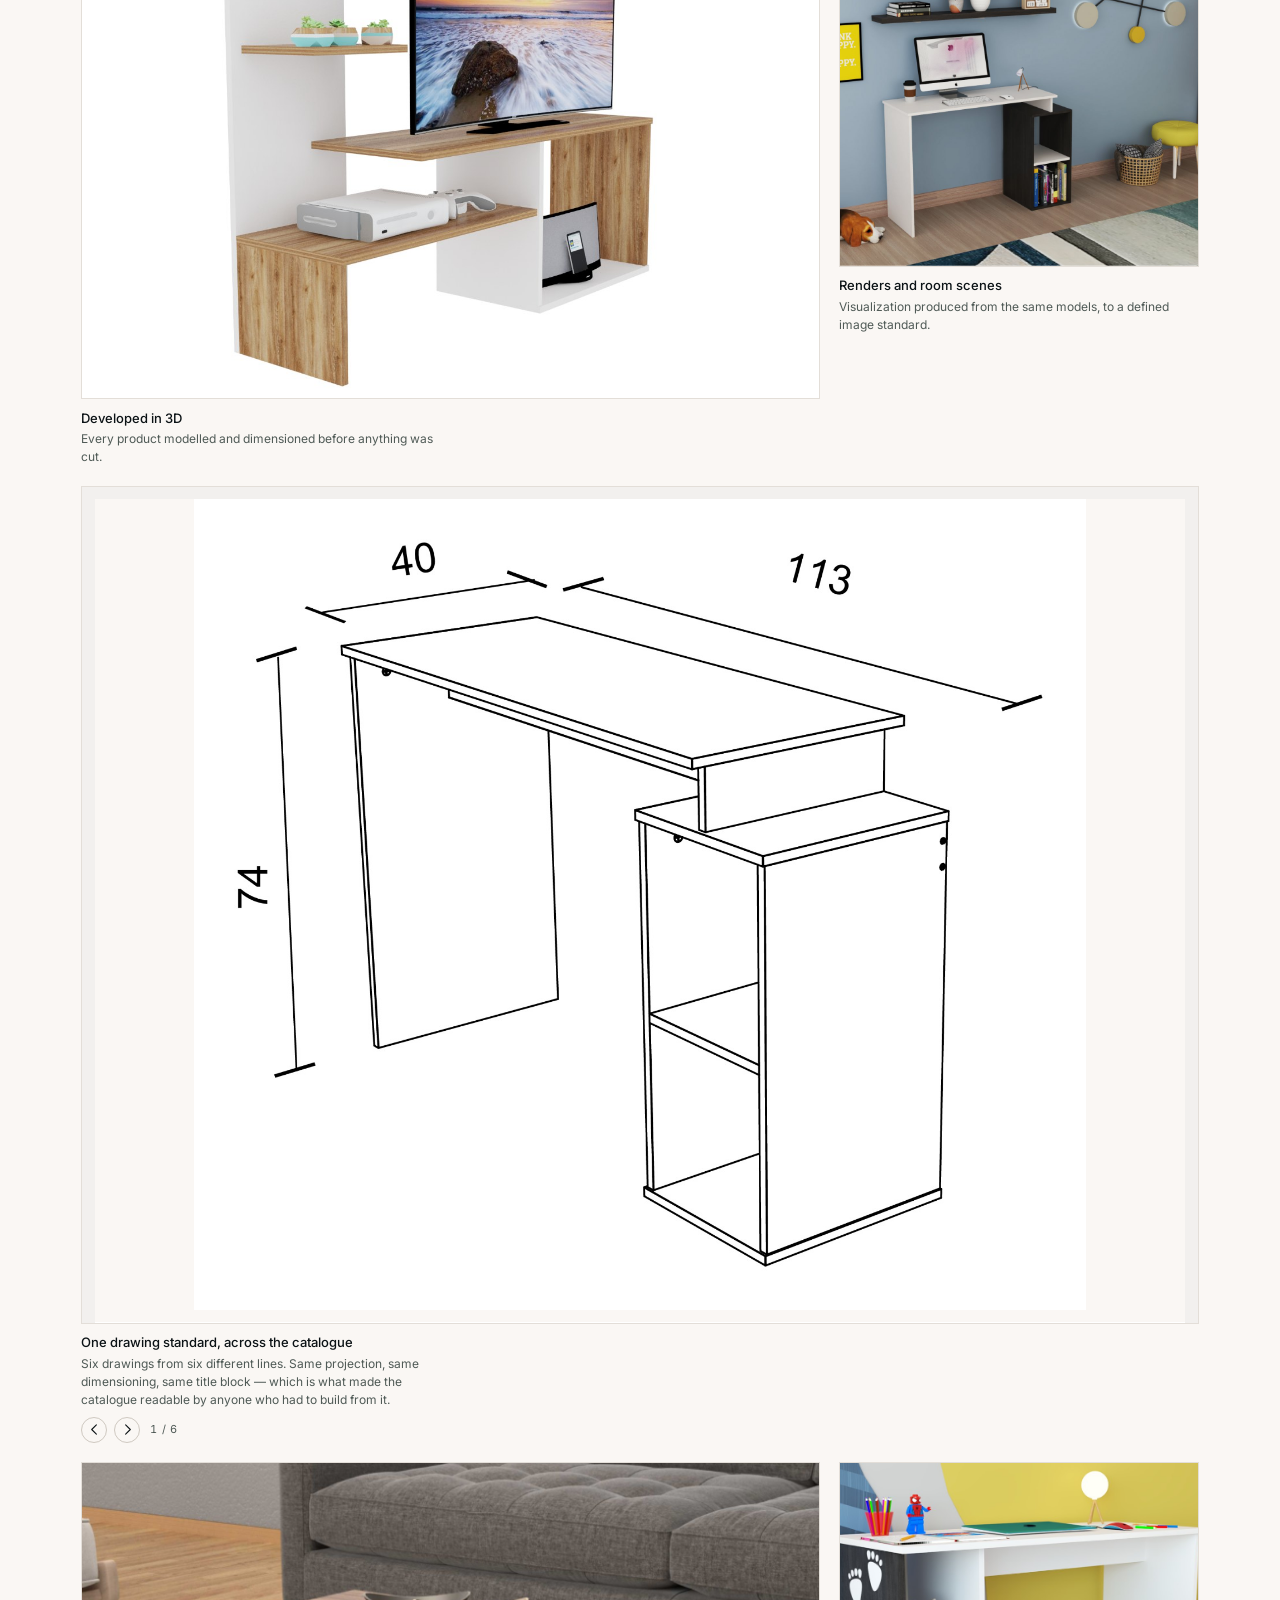
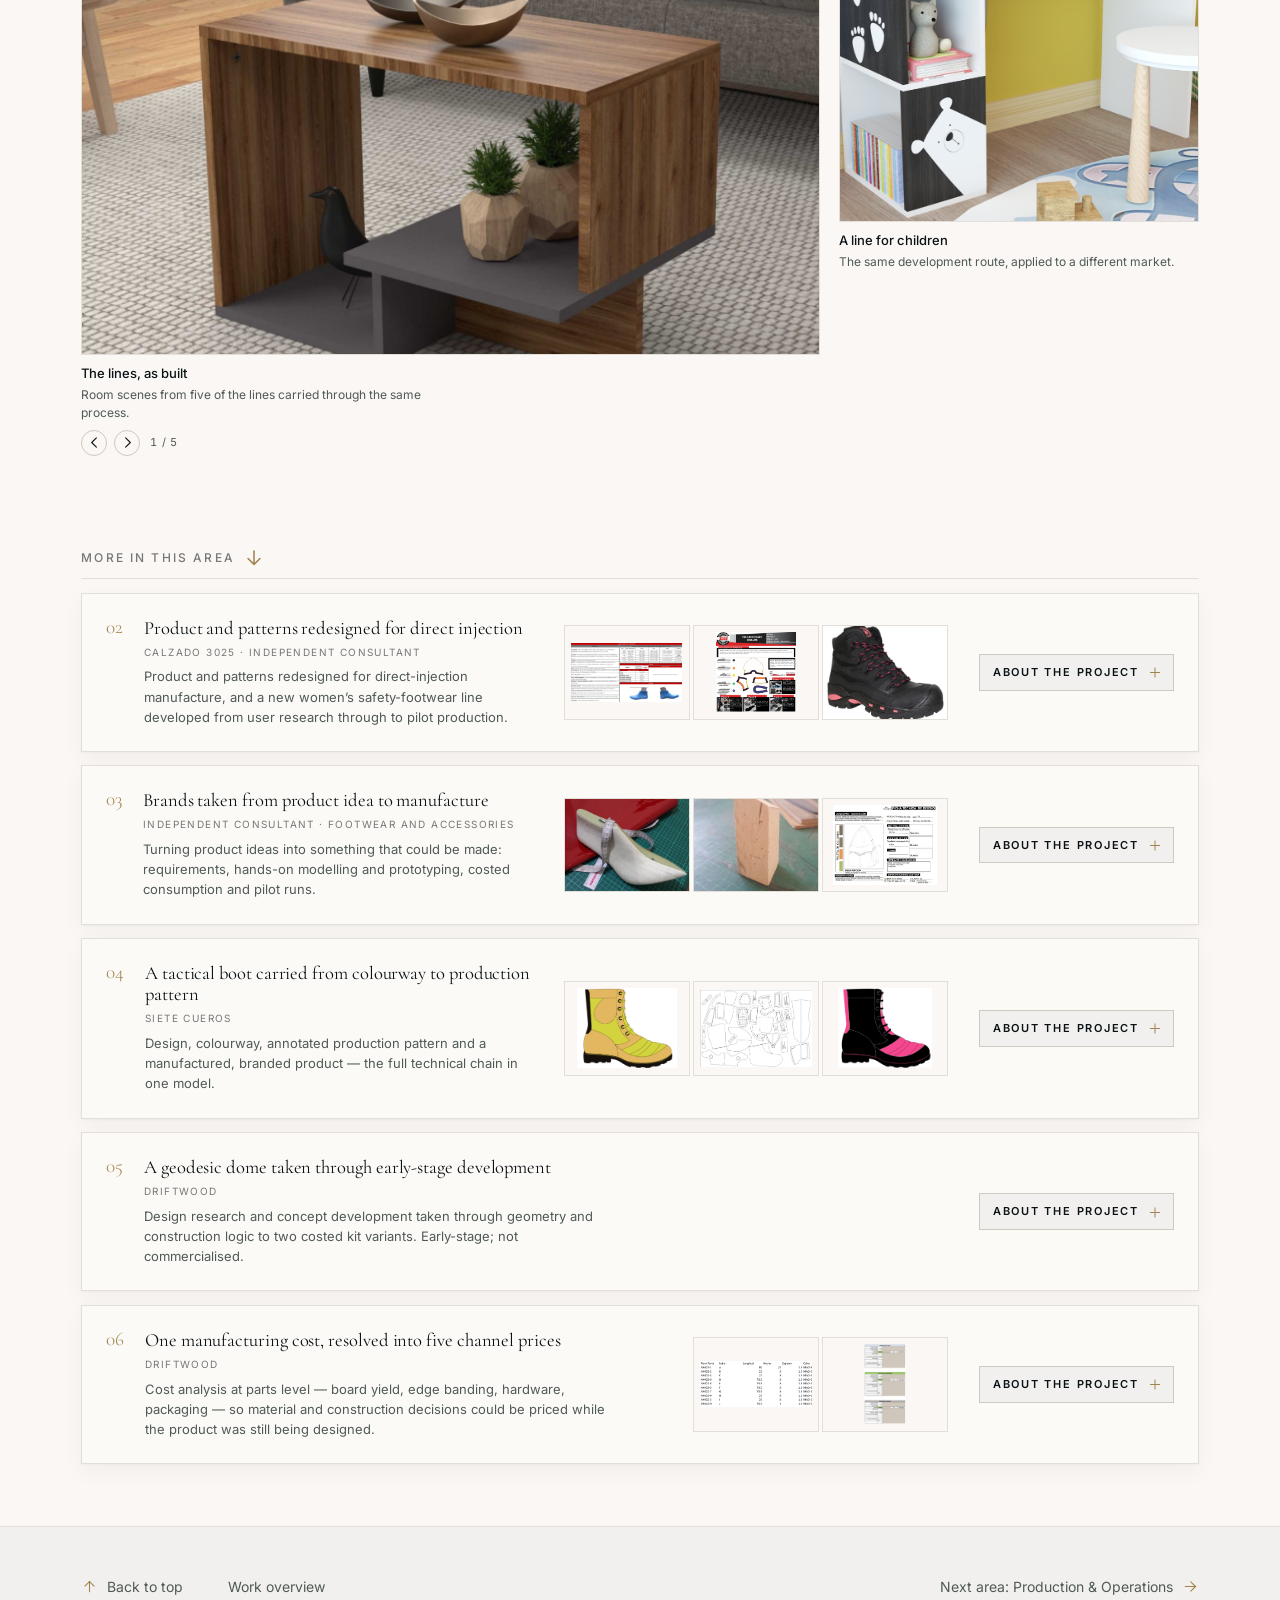
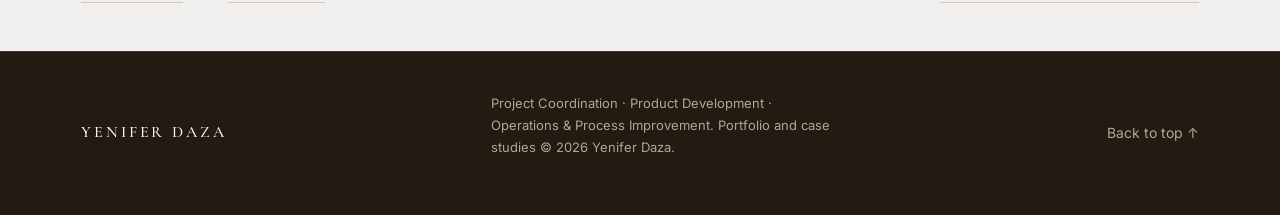
<file: areas/product-design-development.html>
<!DOCTYPE html>
<html lang="en">
<head>
  <meta name="robots" content="noindex, nofollow">
  <meta charset="utf-8">
  <meta name="viewport" content="width=device-width, initial-scale=1">
  <title>Product Design &amp; Development — Yenifer Daza</title>
  <meta name="description" content="Coordination applied to getting a product made: a multiple-line furniture catalogue researched, developed and carried to manufacture, a footwear product redesigned for direct injection, brands taken to manufacture, a production pattern, an early-stage development and the cost models behind a range.">
  <meta name="theme-color" content="#FAF7F4">

  <link rel="preconnect" href="https://fonts.googleapis.com">
  <link rel="preconnect" href="https://fonts.gstatic.com" crossorigin>
  <link href="https://fonts.googleapis.com/css2?family=Cormorant+Garamond:ital,wght@0,300;0,400;0,500;0,600;1,300;1,400&family=Inter:wght@300..600&display=swap" rel="stylesheet">
  <link rel="stylesheet" href="../assets/css/main.css">
</head>
<body class="sh-page">

  <a class="skip-link" href="#main">Skip to content</a>

  <!-- PHASE 1 ONLY -->
  <div class="pilot-bar">
    <div class="container pilot-bar__inner">
      <span class="pilot-bar__tag">Pilot</span>
      <p class="pilot-bar__text">Visual preview. All evidence shown is authentic work, cropped and prepared for the web. Naming and publication consents are still open.</p>
      <button class="pilot-bar__close" type="button" aria-label="Dismiss preview notice">&times;</button>
    </div>
  </div>

  <header class="site-header">
    <div class="container site-header__inner">
      <a class="wordmark" href="../index.html">Yenifer <span>Daza</span></a>
      <nav class="nav" aria-label="Primary">
        <a class="nav__link" href="../index.html#work">Work</a>
        <a class="nav__link" href="../index.html#process">How I Work</a>
        <a class="nav__link" href="../index.html#about">About</a>
        <a class="nav__link" href="../index.html#contact">Contact</a>
      </nav>
      <button class="menu-toggle" type="button" aria-expanded="false" aria-controls="mobile-nav" aria-label="Open menu">
        <span></span><span></span><span></span>
      </button>
    </div>
  </header>

  <div class="nav-overlay" id="mobile-nav" aria-hidden="true">
    <nav aria-label="Mobile">
      <ul class="nav-overlay__list">
        <li><a class="nav-overlay__link" href="../index.html#work">Work</a></li>
        <li><a class="nav-overlay__link" href="../index.html#process">How I Work</a></li>
        <li><a class="nav-overlay__link" href="../index.html#about">About</a></li>
        <li><a class="nav-overlay__link" href="../index.html#contact">Contact</a></li>
      </ul>
    </nav>
    <p class="nav-overlay__meta">Project Coordination &middot; Product Development &middot; Operations &amp; Process Improvement</p>
  </div>

  <main id="main">

    <header class="sh-hero container">
      <a class="sh-hero__back" href="../index.html#work"><span aria-hidden="true">&larr;</span> Back to work</a>
      <h1 class="sh-hero__title">Product Design &amp; Development</h1>
      <div class="sh-hero__rule" aria-hidden="true"></div>
      <p class="sh-hero__lede">
        Getting a product made &mdash; researching what a market needs, deciding what to develop, and
        carrying it through design to manufacture.
      </p>
      <div class="sh-hero__line" aria-hidden="true"></div>
    </header>

    <ol class="sh-cases">
      <li class="sh-case sh-case--lead" id="case-01">
        <div class="container">

          <div class="sh-band">
            <div class="sh-band__text">
              <p class="sh-eyebrow">Featured project</p>
              <h2 class="sh-title">Multiple product lines, from design intent to fabrication</h2>
              <p class="sh-org">Driftwood &middot; ready-to-assemble furniture</p>
              <p class="sh-sum">
                I researched what a compact-housing market needed and turned it into a product direction
                &mdash; then developed the products in 3D and set the standard the catalogue was built to.
              </p>
            </div>

            <div class="sh-band__act">
              <details class="sh-about">
                <summary class="sh-pill">
                  About the project
                  <span class="sh-pill__sign" aria-hidden="true"></span>
                </summary>
                <div class="sh-panel">
                  <div class="sh-rep">
                    <p class="sh-rep__title">Multiple product lines, from design intent to fabrication</p>
                    <p class="sh-rep__org">Driftwood &middot; ready-to-assemble furniture</p>

                    <h4>What the project was</h4>
                    <p>
                      Product development for a multiple-line furniture catalogue: market research and
                      product direction at the front, then 3D modelling, renders, packaging and fabrication
                      drawings, produced to one standard per product code.
                    </p>

                    <h4>The challenge</h4>
                    <p>
                      The market was compact social-interest housing, so products had to be designed for
                      small rooms and assembled by the customer &mdash; and designed the same way by several
                      designers at once.
                    </p>

                    <h4>My contribution</h4>
                    <ul>
                      <li>Researched the market and set the product direction &mdash; what to develop, for whom, and under what constraints</li>
                      <li>Modelled the products in 3D and defined the complete set each one had to arrive with</li>
                      <li>Defined four product-development criteria and trained a junior designer on the same framework</li>
                      <li>Handed over the highest-volume line and continued coordinating the catalogue remotely from Canada</li>
                    </ul>

                    <div class="sh-rep__result">
                      <h4>The result</h4>
                      <p>A defined product direction carried through to manufacture, developed to one standard across the catalogue &mdash; and a handover that held after I left the building.</p>
                    </div>

                    <dl class="sh-meta">
                      <div class="sh-meta__row"><dt>Organisation</dt><dd>Driftwood</dd></div>
                      <!-- CONFIRM in Phase 2 -->
                      <div class="sh-meta__row"><dt>Period</dt><dd>2020 &ndash; 2024</dd></div>
                      <div class="sh-meta__row"><dt>My role</dt><dd>Product Design &amp; Development Coordination</dd></div>
                      <div class="sh-meta__row"><dt>Worked with</dt><dd>Designers, the workshop, costing and the sales channels</dd></div>
                      <div class="sh-meta__row sh-meta__row--cta"><dt>Full project</dt><dd><a href="../projects/product-line-documentation.html">View case <span aria-hidden="true">&rarr;</span></a></dd></div>
                    </dl>
                  </div>
                </div>
              </details>
            </div>
          </div>

          <div class="sh-stage">
            <div class="sh-mosaic">

              <figure class="sh-shot sh-shot--doc sh-cell sh-cell--full">
                <div class="sh-shot__frame">
                  <img src="../assets/img/evidence/dw2-market-needs.png"
                       width="1200" height="900" loading="lazy" alt="Crop of the original market-research board: the heading Identificacion de las necesidades del mercado, then five market needs, each written as a Problema and a Necesidad.">
                </div>
                <div class="sh-shot__cap">
                  <p class="sh-shot__name">Deciding what to develop</p>
                  <p class="sh-shot__line">The research that set the product direction before anything was drawn. Crop of the original board; the objective and its targets are not shown.</p>
                </div>
              </figure>

              <figure class="sh-shot sh-cell sh-cell--wide">
                <div class="sh-shot__frame">
                  <img src="../assets/img/evidence/dw2-tv302-render.jpg"
                       width="1400" height="849" loading="lazy" alt="Driftwood product TV302: a wall-mounted television unit, rendered from the 3D model on a neutral studio background">
                </div>
                <div class="sh-shot__cap">
                  <p class="sh-shot__name">Developed in 3D</p>
                  <p class="sh-shot__line">Every product modelled and dimensioned before anything was cut.</p>
                </div>
              </figure>

              <figure class="sh-shot sh-cell sh-cell--third">
                <div class="sh-shot__frame">
                  <img src="../assets/img/evidence/dw2-es103-room-scene.jpg"
                       width="1100" height="1100" loading="lazy" alt="Driftwood product ES103: a desk and two wall shelves rendered in a furnished room scene">
                </div>
                <div class="sh-shot__cap">
                  <p class="sh-shot__name">Renders and room scenes</p>
                  <p class="sh-shot__line">Visualization produced from the same models, to a defined image standard.</p>
                </div>
              </figure>

              <figure class="sh-shot sh-shot--doc sh-cell sh-cell--full sh-shot--seq" data-seq>
                <div class="sh-shot__frame">
                  <img src="../assets/img/evidence/dw2-dwg-es103.jpg"
                       width="1600" height="1455" loading="lazy" alt="Dimensioned production drawing of desk ES103, with overall width, depth and height marked">
                  <img src="../assets/img/evidence/dw2-dwg-mc601.jpg"
                       width="1600" height="1156" loading="lazy" hidden alt="Dimensioned production drawing of coffee table MC601">
                  <img src="../assets/img/evidence/dw2-dwg-mn501.jpg"
                       width="1600" height="1835" loading="lazy" hidden alt="Dimensioned production drawing of bedside unit MN501">
                  <img src="../assets/img/evidence/dw2-dwg-tv302.jpg"
                       width="1600" height="1160" loading="lazy" hidden alt="Dimensioned production drawing of television unit TV302">
                  <img src="../assets/img/evidence/dw2-dwg-sl1101.jpg"
                       width="1600" height="2041" loading="lazy" hidden alt="Dimensioned production drawing of plant stand SL1101">
                  <img src="../assets/img/evidence/dw2-dwg-tv306.jpg"
                       width="1600" height="1022" loading="lazy" hidden alt="Dimensioned production drawing of television bench TV306">
                </div>
                <div class="sh-shot__cap">
                  <p class="sh-shot__name">One drawing standard, across the catalogue</p>
                  <p class="sh-shot__line">Six drawings from six different lines. Same projection, same dimensioning, same title block — which is what made the catalogue readable by anyone who had to build from it.</p>
                </div>
              </figure>

              <figure class="sh-shot sh-cell sh-cell--wide sh-shot--seq" data-seq>
                <div class="sh-shot__frame">
                  <img src="../assets/img/evidence/dw2-room-mc601.jpg"
                       width="1500" height="1500" loading="lazy" alt="Coffee table MC601 rendered in a living room">
                  <img src="../assets/img/evidence/dw2-room-bl901.jpg"
                       width="1500" height="1500" loading="lazy" hidden alt="Shelving unit BL901 rendered in a living room with a television bench">
                  <img src="../assets/img/evidence/dw2-room-mn501.jpg"
                       width="1100" height="786" loading="lazy" hidden alt="Bedside unit MN501 rendered beside a bed">
                  <img src="../assets/img/evidence/dw2-room-sl1101.jpg"
                       width="1500" height="1500" loading="lazy" hidden alt="Plant stand SL1101 rendered in a corner with plants">
                  <img src="../assets/img/evidence/dw2-room-jg701.jpg"
                       width="1500" height="1071" loading="lazy" hidden alt="Children's storage cubes JG701 rendered in a child's bedroom">
                </div>
                <div class="sh-shot__cap">
                  <p class="sh-shot__name">The lines, as built</p>
                  <p class="sh-shot__line">Room scenes from five of the lines carried through the same process.</p>
                </div>
              </figure>

              <figure class="sh-shot sh-cell sh-cell--third">
                <div class="sh-shot__frame">
                  <img src="../assets/img/evidence/dw2-kids-desk.jpg"
                       width="1300" height="867" loading="lazy" alt="A children's desk and storage unit from the Driftwood children's line, rendered in a playroom">
                </div>
                <div class="sh-shot__cap">
                  <p class="sh-shot__name">A line for children</p>
                  <p class="sh-shot__line">The same development route, applied to a different market.</p>
                </div>
              </figure>

            </div>
          </div>

        </div>
      </li>
    </ol>

    <div class="sh-more">
      <div class="container sh-more__in">
        <h2 class="sh-more__h">
          <span class="sh-more__label">More in this area</span>
          <span class="sh-more__arrow" aria-hidden="true">
            <svg viewBox="0 0 24 24" width="24" height="24" fill="none" stroke="currentColor" stroke-width="1.7" stroke-linecap="round" stroke-linejoin="round" focusable="false"><path d="M12 4.5v14"/><path d="M5.5 12.5 12 19l6.5-6.5"/></svg>
          </span>
        </h2>
      </div>
    </div>

    <ol class="sh-cases" id="area-more" start="2">

      <!-- ============ 02 · Calzado 3025 ============ -->
      <li class="sh-case sh-case--sec" id="case-02">
        <div class="container">
          <div class="sh-box">
            <div class="sh-stage sh-stage--sec">

              <div class="sh-sec__ev">
                <p class="sh-sec__evh">Selected evidence</p>
                <div class="sh-eg sh-eg--6">
                  <figure class="sh-eg__i sh-eg__i--doc">
                    <div class="sh-eg__f">
                      <img src="../assets/img/evidence/ic1-technical-sheet.jpg"
                           width="1320" height="704" loading="lazy" alt="Technical sheet — Materials and components set against named testing standards, with the last specified for direct injection.">
                    </div>
                    <figcaption class="sh-eg__c">
                      <b>Technical sheet</b>
                      <span>Materials and components set against named testing standards, with the last specified for direct injection.</span>
                    </figcaption>
                  </figure>
                  <figure class="sh-eg__i sh-eg__i--doc">
                    <div class="sh-eg__f">
                      <img src="../assets/img/evidence/ic1-process-sheet.jpg"
                           width="1060" height="1065" loading="lazy" alt="Skiving process sheet — Version 1, effective from a stated date: gauges, the calibre requirement and five numbered steps.">
                    </div>
                    <figcaption class="sh-eg__c">
                      <b>Skiving process sheet</b>
                      <span>Version 1, effective from a stated date: gauges, the calibre requirement and five numbered steps.</span>
                    </figcaption>
                  </figure>
                  <figure class="sh-eg__i">
                    <div class="sh-eg__f">
                      <img src="../assets/img/evidence/ic1-boot-delivered.jpg"
                           width="640" height="543" loading="lazy" alt="The delivered boot — The women's safety boot the redesign produced.">
                    </div>
                    <figcaption class="sh-eg__c">
                      <b>The delivered boot</b>
                      <span>The women's safety boot the redesign produced.</span>
                    </figcaption>
                  </figure>
                  <figure class="sh-eg__i sh-eg__i--doc">
                    <div class="sh-eg__f">
                      <img src="../assets/img/evidence/ic1-pattern-final-2.jpg"
                           width="1300" height="1789" loading="lazy" alt="The corrected pattern — Marked as the final pattern for the last, with the correction noted on the sheet.">
                    </div>
                    <figcaption class="sh-eg__c">
                      <b>The corrected pattern</b>
                      <span>Marked as the final pattern for the last, with the correction noted on the sheet.</span>
                    </figcaption>
                  </figure>
                  <figure class="sh-eg__i sh-eg__i--doc">
                    <div class="sh-eg__f">
                      <img src="../assets/img/evidence/ic1-consumption-sheet.jpg"
                           width="1450" height="982" loading="lazy" alt="Consumption per pair — Material, dimensions, waste percentage and consumption factor, component by component.">
                    </div>
                    <figcaption class="sh-eg__c">
                      <b>Consumption per pair</b>
                      <span>Material, dimensions, waste percentage and consumption factor, component by component.</span>
                    </figcaption>
                  </figure>
                  <figure class="sh-eg__i">
                    <div class="sh-eg__f">
                      <img src="../assets/img/evidence/ic1-boot-mens.jpg"
                           width="550" height="597" loading="lazy" alt="The men's counterpart — The same construction carried across the line.">
                    </div>
                    <figcaption class="sh-eg__c">
                      <b>The men's counterpart</b>
                      <span>The same construction carried across the line.</span>
                    </figcaption>
                  </figure>
                </div>
              </div>

              <div class="sh-sec__id">
                <p class="sh-sec__n" aria-hidden="true">02</p>
                <h3 class="sh-sec__t">Product and patterns redesigned for direct injection</h3>
                <p class="sh-sec__o">Calzado 3025 &middot; Independent consultant</p>
                <p class="sh-sec__p">Product and patterns redesigned for direct-injection manufacture, and a new women&rsquo;s safety-footwear line developed from user research through to pilot production.</p>
              </div>

              <details class="sh-about">
                <summary class="sh-pill">
                  About the project <span class="sh-pill__sign" aria-hidden="true"></span>
                </summary>
                <div class="sh-panel">
                  <div class="sh-rep">
                    <h4>Challenge</h4>
                    <p>Direct injection is unforgiving: the upper has to be cut and assembled within tolerances the mould accepts, or the defect appears at the last operation, once all the material is spent.</p>

                    <h4>My contribution</h4>
                    <ul>
                      <li>Redesigned the product and its patterns for injection construction, iterating the pattern set across three versions</li>
                      <li>Wrote the technical and process specifications, under version control</li>
                      <li>Trained the production teams and ran pilot lots into series</li>
                      <li>Developed a new women&rsquo;s safety-footwear line: user research, materials, requirements and prototypes through to pilot production</li>
                    </ul>

                    <div class="sh-rep__result">
                      <h4>Result</h4>
                      <p>Specifications in force with a version number and an effective date, and the pattern set stable at version 3.</p>
                    </div>

                    <dl class="sh-meta">
                      <div class="sh-meta__row"><dt>Organisation</dt><dd>Calzado 3025</dd></div>
                      <!-- CONFIRM in Phase 2 -->
                      <div class="sh-meta__row"><dt>Period</dt><dd>Within 2015 &ndash; 2020</dd></div>
                      <div class="sh-meta__row"><dt>My role</dt><dd>Independent consultant</dd></div>
                      <div class="sh-meta__row sh-meta__row--cta"><dt>Full project</dt><dd><a href="../projects/footwear-product-redesign.html">View case <span aria-hidden="true">&rarr;</span></a></dd></div>
                    </dl>
                  </div>
                </div>
              </details>

            </div>
          </div>
        </div>
      </li>

      <!-- ============ 03 · Brand development ============ -->
      <li class="sh-case sh-case--sec" id="case-03">
        <div class="container">
          <div class="sh-box">
            <div class="sh-stage sh-stage--sec">

              <div class="sh-sec__ev">
                <p class="sh-sec__evh">Selected evidence</p>
                <div class="sh-eg sh-eg--7">
                  <figure class="sh-eg__i">
                    <div class="sh-eg__f">
                      <img src="../assets/img/evidence/ic2-patternmaking-on-last.jpg"
                           width="696" height="928" loading="lazy" alt="Patternmaking on the last — The design worked out in three dimensions before it becomes a flat pattern.">
                    </div>
                    <figcaption class="sh-eg__c">
                      <b>Patternmaking on the last</b>
                      <span>The design worked out in three dimensions before it becomes a flat pattern.</span>
                    </figcaption>
                  </figure>
                  <figure class="sh-eg__i">
                    <div class="sh-eg__f">
                      <img src="../assets/img/evidence/ic2-component-development.jpg"
                           width="696" height="928" loading="lazy" alt="Component development — Shaped by hand to find the form, before it is specified.">
                    </div>
                    <figcaption class="sh-eg__c">
                      <b>Component development</b>
                      <span>Shaped by hand to find the form, before it is specified.</span>
                    </figcaption>
                  </figure>
                  <figure class="sh-eg__i sh-eg__i--doc">
                    <div class="sh-eg__f">
                      <img src="../assets/img/evidence/ic2-spec-sheet.jpg"
                           width="1500" height="1156" loading="lazy" alt="Design specification — Product, collection, external and internal materials, colour palette, fittings and stitching specification on one sheet.">
                    </div>
                    <figcaption class="sh-eg__c">
                      <b>Design specification</b>
                      <span>Product, collection, external and internal materials, colour palette, fittings and stitching specification on one sheet.</span>
                    </figcaption>
                  </figure>
                  <figure class="sh-eg__i sh-eg__i--doc">
                    <div class="sh-eg__f">
                      <img src="../assets/img/evidence/ic2-bag-drawing.jpg"
                           width="1500" height="905" loading="lazy" alt="Technical drawing for the maker — Front closed and front open, with materials, fittings and overall dimensions listed beside it.">
                    </div>
                    <figcaption class="sh-eg__c">
                      <b>Technical drawing for the maker</b>
                      <span>Front closed and front open, with materials, fittings and overall dimensions listed beside it.</span>
                    </figcaption>
                  </figure>
                  <figure class="sh-eg__i sh-eg__i--doc">
                    <div class="sh-eg__f">
                      <img src="../assets/img/evidence/ic2-sneaker-pattern.jpg"
                           width="970" height="682" loading="lazy" alt="Pattern layout — Every piece of a sneaker upper laid out flat, with construction notes.">
                    </div>
                    <figcaption class="sh-eg__c">
                      <b>Pattern layout</b>
                      <span>Every piece of a sneaker upper laid out flat, with construction notes.</span>
                    </figcaption>
                  </figure>
                  <figure class="sh-eg__i">
                    <div class="sh-eg__f">
                      <img src="../assets/img/evidence/ic2-sneaker-colour.jpg"
                           width="950" height="477" loading="lazy" alt="Colourway from the same pattern — The same construction presented as a finished colourway.">
                    </div>
                    <figcaption class="sh-eg__c">
                      <b>Colourway from the same pattern</b>
                      <span>The same construction presented as a finished colourway.</span>
                    </figcaption>
                  </figure>
                  <figure class="sh-eg__i">
                    <div class="sh-eg__f">
                      <img src="../assets/img/evidence/ic2-tech-sheet-signed.jpg"
                           width="830" height="861" loading="lazy" alt="Specification, signed off — Two product sheets from one order, signed in the designer field and countersigned for approval.">
                    </div>
                    <figcaption class="sh-eg__c">
                      <b>Specification, signed off</b>
                      <span>Two product sheets from one order, signed in the designer field and countersigned for approval.</span>
                    </figcaption>
                  </figure>
                </div>
              </div>

              <div class="sh-sec__id">
                <p class="sh-sec__n" aria-hidden="true">03</p>
                <h3 class="sh-sec__t">Brands taken from product idea to manufacture</h3>
                <p class="sh-sec__o">Independent consultant &middot; footwear and accessories</p>
                <p class="sh-sec__p">Turning product ideas into something that could be made: requirements, hands-on modelling and prototyping, costed consumption and pilot runs.</p>
              </div>

              <details class="sh-about">
                <summary class="sh-pill">
                  About the project <span class="sh-pill__sign" aria-hidden="true"></span>
                </summary>
                <div class="sh-panel">
                  <div class="sh-rep">
                    <h4>Challenge</h4>
                    <p>A reference image is not something a factory can quote. Each client needed a specification, a costed consumption and a supplier who would schedule a small first run.</p>

                    <h4>My contribution</h4>
                    <ul>
                      <li>Turned client intent into a technical specification</li>
                      <li>Built the costed consumption sheet the brand prices from</li>
                      <li>Modelled and prototyped by hand, carrying each correction into the pilot run</li>
                      <li>Coordinated sourcing, production orders and delivery</li>
                    </ul>

                    <div class="sh-rep__result">
                      <h4>Result</h4>
                      <p>Products specified, costed, manufactured and shipped to schedule for more than one client.</p>
                    </div>

                    <dl class="sh-meta">
                      <div class="sh-meta__row"><dt>Organisation</dt><dd>Independent consultant</dd></div>
                      <!-- CONFIRM in Phase 2 -->
                      <div class="sh-meta__row"><dt>Period</dt><dd>2015 &ndash; 2020</dd></div>
                      <div class="sh-meta__row"><dt>My role</dt><dd>Product development and process support</dd></div>
                      <div class="sh-meta__row sh-meta__row--cta"><dt>Full project</dt><dd><a href="../projects/brand-to-manufacture.html">View case <span aria-hidden="true">&rarr;</span></a></dd></div>
                    </dl>
                  </div>
                </div>
              </details>

            </div>
          </div>
        </div>
      </li>

      <!-- ============ 04 · Siete Cueros ============ -->
      <li class="sh-case sh-case--sec" id="case-04">
        <div class="container">
          <div class="sh-box">
            <div class="sh-stage sh-stage--sec">

              <div class="sh-sec__ev">
                <p class="sh-sec__evh">Selected evidence</p>
                <div class="sh-eg sh-eg--4">
                  <figure class="sh-eg__i sh-eg__i--doc">
                    <div class="sh-eg__f">
                      <img src="../assets/img/evidence/sc1-colourway-1.png"
                           width="1007" height="807" loading="lazy" alt="Design and colourways — The model as drawn, in the first of its specified colourways.">
                    </div>
                    <figcaption class="sh-eg__c">
                      <b>Design and colourways</b>
                      <span>The model as drawn, in the first of its specified colourways.</span>
                    </figcaption>
                  </figure>
                  <figure class="sh-eg__i sh-eg__i--doc">
                    <div class="sh-eg__f">
                      <img src="../assets/img/evidence/sc1-production-pattern.png"
                           width="1172" height="802" loading="lazy" alt="Production pattern — Every piece named, sized and counted per pair.">
                    </div>
                    <figcaption class="sh-eg__c">
                      <b>Production pattern</b>
                      <span>Every piece named, sized and counted per pair.</span>
                    </figcaption>
                  </figure>
                  <figure class="sh-eg__i sh-eg__i--doc">
                    <div class="sh-eg__f">
                      <img src="../assets/img/evidence/sc1-colourway-2.png"
                           width="946" height="807" loading="lazy" alt="The second specification — The same model redrawn in a different colourway and material call-out.">
                    </div>
                    <figcaption class="sh-eg__c">
                      <b>The second specification</b>
                      <span>The same model redrawn in a different colourway and material call-out.</span>
                    </figcaption>
                  </figure>
                  <figure class="sh-eg__i sh-eg__i--doc">
                    <div class="sh-eg__f">
                      <img src="../assets/img/evidence/sc1-colourway-3.jpg"
                           width="530" height="591" loading="lazy" alt="A third variant — The same boot again, specified for another combination.">
                    </div>
                    <figcaption class="sh-eg__c">
                      <b>A third variant</b>
                      <span>The same boot again, specified for another combination.</span>
                    </figcaption>
                  </figure>
                </div>
              </div>

              <div class="sh-sec__id">
                <p class="sh-sec__n" aria-hidden="true">04</p>
                <h3 class="sh-sec__t">A tactical boot carried from colourway to production pattern</h3>
                <p class="sh-sec__o">Siete Cueros</p>
                <p class="sh-sec__p">Design, colourway, annotated production pattern and a manufactured, branded product &mdash; the full technical chain in one model.</p>
              </div>

              <details class="sh-about">
                <summary class="sh-pill">
                  About the project <span class="sh-pill__sign" aria-hidden="true"></span>
                </summary>
                <div class="sh-panel">
                  <div class="sh-rep">
                    <h4>Challenge</h4>
                    <p>Every piece had to be named, sized and counted before a hide was cut, and production times checked against the costing assumptions.</p>

                    <h4>My contribution</h4>
                    <ul>
                      <li>Designed the model and developed its colourways and material specifications</li>
                      <li>Drew the production patterns with per-piece cut quantities</li>
                      <li>Measured production times against costing assumptions</li>
                    </ul>

                    <div class="sh-rep__result">
                      <h4>Result</h4>
                      <p>The design reached manufacture as a branded product.</p>
                    </div>

                    <dl class="sh-meta">
                      <div class="sh-meta__row"><dt>Organisation</dt><dd>Siete Cueros</dd></div>
                      <!-- CONFIRM in Phase 2 -->
                      <div class="sh-meta__row"><dt>Period</dt><dd>2014 &ndash; 2015</dd></div>
                      <div class="sh-meta__row"><dt>My role</dt><dd>Product design and technical development</dd></div>
                    </dl>
                  </div>
                </div>
              </details>

            </div>
          </div>
        </div>
      </li>

      <!-- ============ 05 · Geodesic dome ============ -->
      <li class="sh-case sh-case--sec" id="case-05">
        <div class="container">
          <div class="sh-box">
            <div class="sh-stage sh-stage--sec">


              <div class="sh-sec__id">
                <p class="sh-sec__n" aria-hidden="true">05</p>
                <h3 class="sh-sec__t">A geodesic dome taken through early-stage development</h3>
                <p class="sh-sec__o">Driftwood</p>
                <p class="sh-sec__p">Design research and concept development taken through geometry and construction logic to two costed kit variants. Early-stage; not commercialised.</p>
              </div>

              <details class="sh-about">
                <summary class="sh-pill">
                  About the project <span class="sh-pill__sign" aria-hidden="true"></span>
                </summary>
                <div class="sh-panel">
                  <div class="sh-rep">
                    <h4>Challenge</h4>
                    <p>A ready-to-assemble geodesic dome had to be taken from an idea to something that could be costed and manufactured as a kit &mdash; including the regulatory and waterproofing questions that decide whether it is viable at all.</p>

                    <h4>My contribution</h4>
                    <ul>
                      <li>Led the early stage of the initiative</li>
                      <li>Ran the design research: target customers, use cases, value proposition and regulatory constraints</li>
                      <li>Worked the geometry and the construction logic into two kit variants</li>
                    </ul>

                    <div class="sh-rep__result">
                      <h4>Result</h4>
                      <p>Two costed kit variants at concept stage. The initiative was not taken to market.</p>
                    </div>

                    <dl class="sh-meta">
                      <div class="sh-meta__row"><dt>Organisation</dt><dd>Driftwood</dd></div>
                      <!-- CONFIRM in Phase 2 -->
                      <div class="sh-meta__row"><dt>Period</dt><dd>2022 &ndash; 2023</dd></div>
                      <div class="sh-meta__row"><dt>My role</dt><dd>Led the early stage; parametric modelling and costing were colleagues&rsquo; work</dd></div>
                    </dl>
                  </div>
                </div>
              </details>

            </div>
          </div>
        </div>
      </li>

      <!-- ============ 06 · Costing ============ -->
      <li class="sh-case sh-case--sec" id="case-06">
        <div class="container">
          <div class="sh-box">
            <div class="sh-stage sh-stage--sec">

              <div class="sh-sec__ev">
                <p class="sh-sec__evh">Selected evidence</p>
                <div class="sh-eg sh-eg--2">
                  <figure class="sh-eg__i sh-eg__i--doc">
                    <div class="sh-eg__f">
                      <img src="../assets/img/evidence/dw4-cost-buildup.jpg"
                           width="1450" height="598" loading="lazy" alt="The cut list the cost was built from — Part number, letter and the three dimensions for every component in the product.">
                    </div>
                    <figcaption class="sh-eg__c">
                      <b>The cut list the cost was built from</b>
                      <span>Part number, letter and the three dimensions for every component in the product.</span>
                    </figcaption>
                  </figure>
                  <figure class="sh-eg__i sh-eg__i--doc">
                    <div class="sh-eg__f">
                      <img src="../assets/img/evidence/dw4-channel-scenarios.jpg"
                           width="1450" height="2731" loading="lazy" alt="One cost, five channel prices — The same cost structure repeated per route, each absorbing its own commission and transport. Currency values are withheld; the method and the percentages are not.">
                    </div>
                    <figcaption class="sh-eg__c">
                      <b>One cost, five channel prices</b>
                      <span>The same cost structure repeated per route, each absorbing its own commission and transport. Currency values are withheld; the method and the percentages are not.</span>
                    </figcaption>
                  </figure>
                </div>
              </div>

              <div class="sh-sec__id">
                <p class="sh-sec__n" aria-hidden="true">06</p>
                <h3 class="sh-sec__t">One manufacturing cost, resolved into five channel prices</h3>
                <p class="sh-sec__o">Driftwood</p>
                <p class="sh-sec__p">Cost analysis at parts level &mdash; board yield, edge banding, hardware, packaging &mdash; so material and construction decisions could be priced while the product was still being designed.</p>
              </div>

              <details class="sh-about">
                <summary class="sh-pill">
                  About the project <span class="sh-pill__sign" aria-hidden="true"></span>
                </summary>
                <div class="sh-panel">
                  <div class="sh-rep">
                    <h4>Challenge</h4>
                    <p>The cost of a product depends on board yield, edge banding, hardware and packaging &mdash; and each sales route then takes a different commission, logistics cost and tax treatment out of it.</p>

                    <h4>My contribution</h4>
                    <ul>
                      <li>Built the itemised cost model per product code, at parts level</li>
                      <li>Built the per-channel price scenarios on that one cost base</li>
                      <li>Maintained the models across the range and across two years</li>
                    </ul>

                    <div class="sh-rep__result">
                      <h4>Result</h4>
                      <p>A costing and pricing structure applied across the range &mdash; the same method I had used six years earlier in footwear.</p>
                    </div>

                    <dl class="sh-meta">
                      <div class="sh-meta__row"><dt>Organisation</dt><dd>Driftwood</dd></div>
                      <!-- CONFIRM in Phase 2 -->
                      <div class="sh-meta__row"><dt>Period</dt><dd>2021 &ndash; 2022</dd></div>
                      <div class="sh-meta__row"><dt>My role</dt><dd>Product costing and channel pricing</dd></div>
                      <div class="sh-meta__row sh-meta__row--cta"><dt>Full project</dt><dd><a href="../projects/product-costing-channel-pricing.html">View project <span aria-hidden="true">&rarr;</span></a></dd></div>
                    </dl>
                  </div>
                </div>
              </details>

            </div>
          </div>
        </div>
      </li>

    </ol>

    <nav class="sh-foot" aria-label="Area navigation">
      <div class="container sh-foot__nav">
        <a class="sh-foot__go" href="#main">
          <span class="sh-foot__a" aria-hidden="true"><svg viewBox="0 0 24 24" width="24" height="24" fill="none" stroke="currentColor" stroke-width="1.5" stroke-linecap="round" stroke-linejoin="round" focusable="false"><path d="M12 19.5v-15"/><path d="M5.5 11.5 12 5l6.5 6.5"/></svg></span>
          <span>Back to top</span>
        </a>
        <a class="sh-foot__go" href="../index.html#work">Work overview</a>
        <a class="sh-foot__go sh-foot__go--next" href="production-operations.html">
          <span>Next area: Production &amp; Operations</span>
          <span class="sh-foot__a" aria-hidden="true"><svg viewBox="0 0 24 24" width="24" height="24" fill="none" stroke="currentColor" stroke-width="1.5" stroke-linecap="round" stroke-linejoin="round" focusable="false"><path d="M4.5 12h15"/><path d="M12.5 5.5 19 12l-6.5 6.5"/></svg></span>
        </a>
      </div>
    </nav>

  </main>

  <footer class="site-footer">
    <div class="container site-footer__inner">
      <span class="wordmark">Yenifer <span>Daza</span></span>
      <p class="site-footer__note">
        Project Coordination &middot; Product Development &middot; Operations &amp; Process Improvement.
        Portfolio and case studies &copy; <span data-year>2026</span> Yenifer Daza.
      </p>
      <a href="#main">Back to top &uarr;</a>
    </div>
  </footer>

  <script src="../assets/js/main.js"></script>
</body>
</html>
</file>
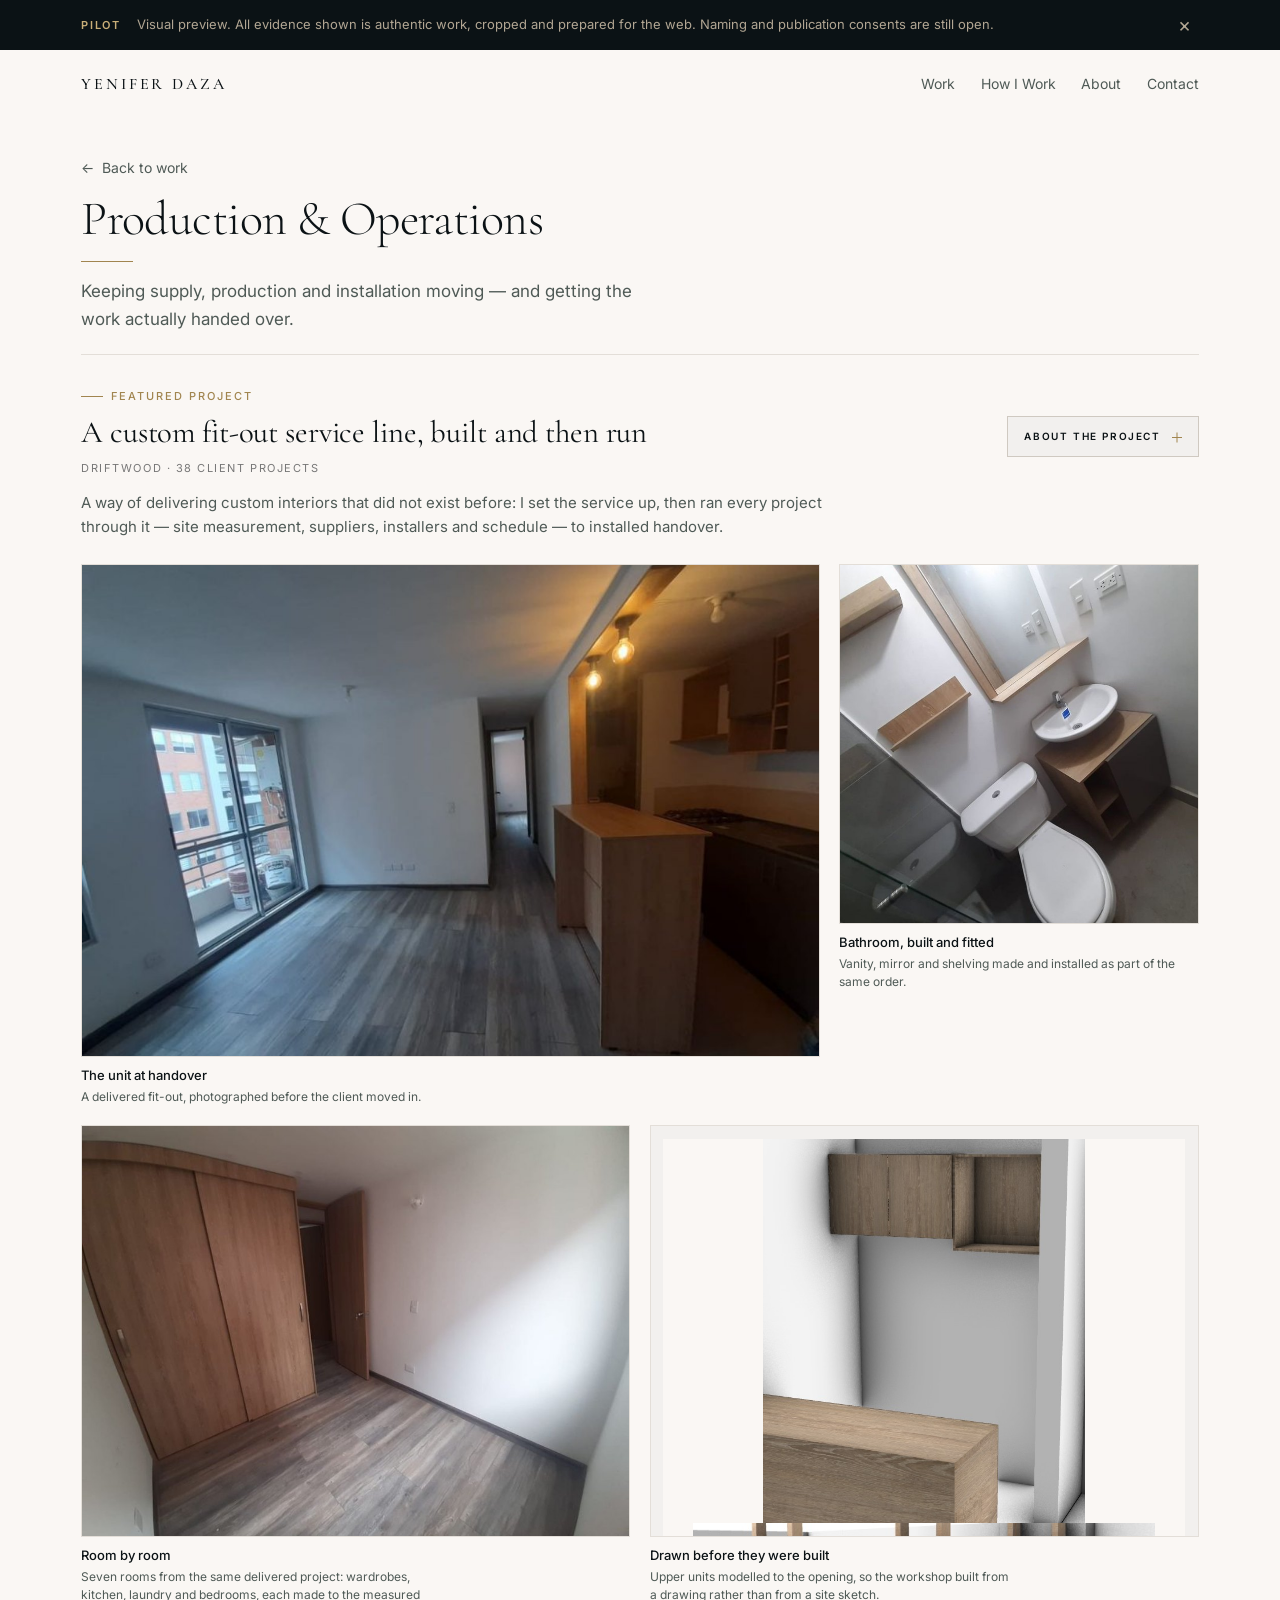
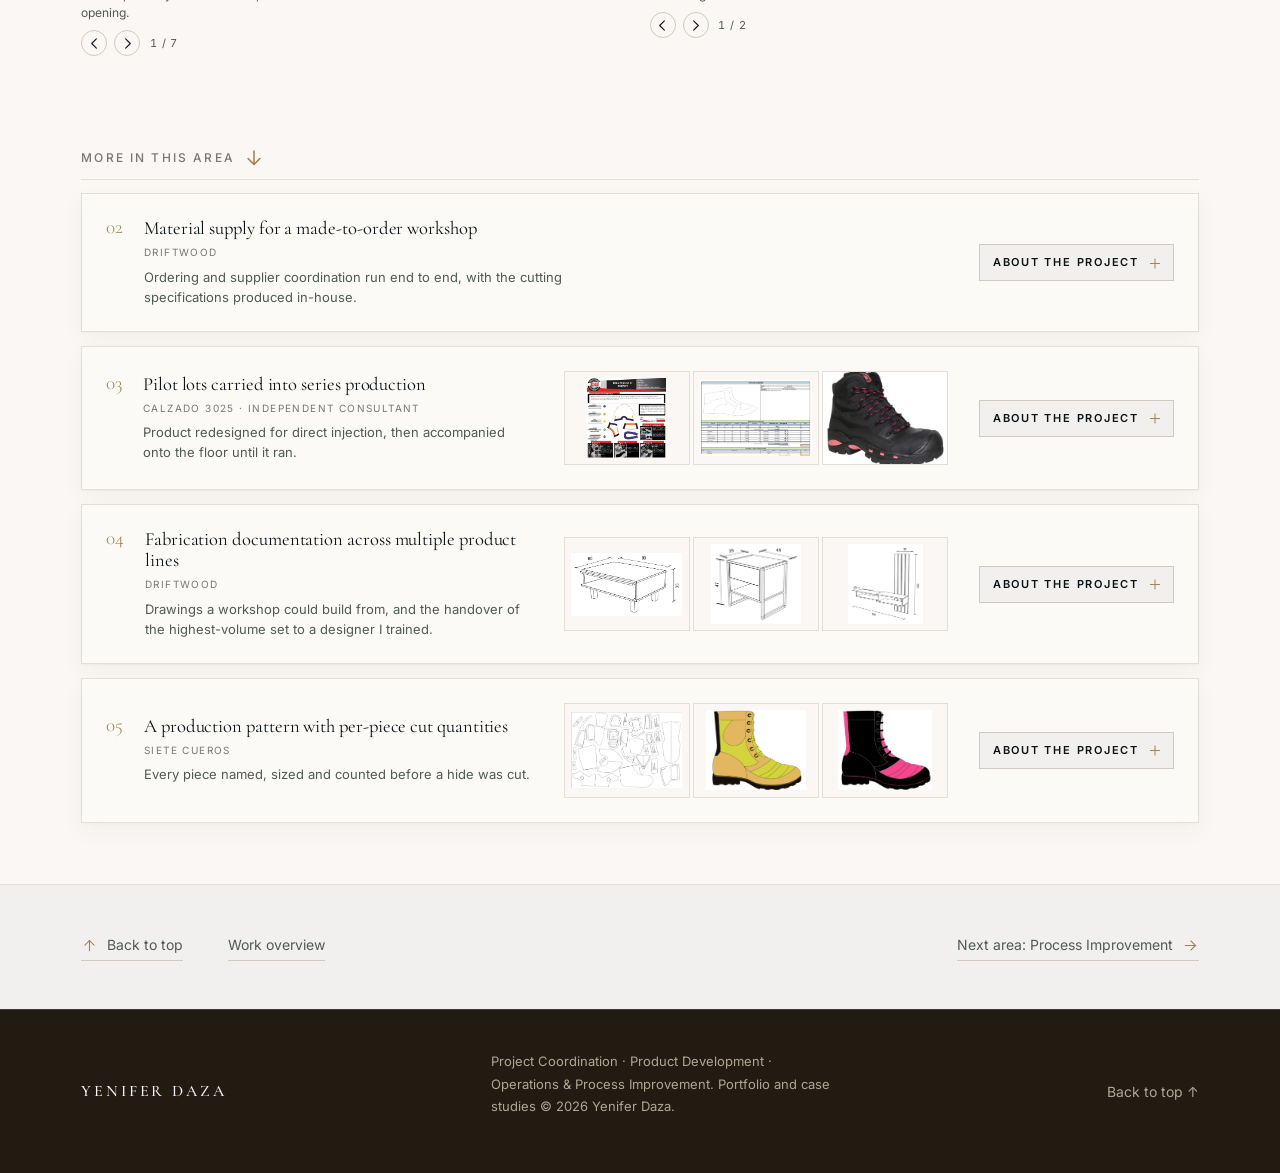
<file: areas/production-operations.html>
<!DOCTYPE html>
<html lang="en">
<head>
  <meta name="robots" content="noindex, nofollow">
  <meta charset="utf-8">
  <meta name="viewport" content="width=device-width, initial-scale=1">
  <title>Production &amp; Operations — Yenifer Daza</title>
  <meta name="description" content="Coordination applied to delivery: a custom fit-out service line run across 38 client projects, material supply for a made-to-order workshop, pilot lots into series production and the fabrication documentation behind a multiple-line catalogue.">
  <meta name="theme-color" content="#FAF7F4">

  <link rel="preconnect" href="https://fonts.googleapis.com">
  <link rel="preconnect" href="https://fonts.gstatic.com" crossorigin>
  <link href="https://fonts.googleapis.com/css2?family=Cormorant+Garamond:ital,wght@0,300;0,400;0,500;0,600;1,300;1,400&family=Inter:wght@300..600&display=swap" rel="stylesheet">
  <link rel="stylesheet" href="../assets/css/main.css">
</head>
<body class="sh-page">

  <a class="skip-link" href="#main">Skip to content</a>

  <!-- PHASE 1 ONLY -->
  <div class="pilot-bar">
    <div class="container pilot-bar__inner">
      <span class="pilot-bar__tag">Pilot</span>
      <p class="pilot-bar__text">Visual preview. All evidence shown is authentic work, cropped and prepared for the web. Naming and publication consents are still open.</p>
      <button class="pilot-bar__close" type="button" aria-label="Dismiss preview notice">&times;</button>
    </div>
  </div>

  <header class="site-header">
    <div class="container site-header__inner">
      <a class="wordmark" href="../index.html">Yenifer <span>Daza</span></a>
      <nav class="nav" aria-label="Primary">
        <a class="nav__link" href="../index.html#work">Work</a>
        <a class="nav__link" href="../index.html#process">How I Work</a>
        <a class="nav__link" href="../index.html#about">About</a>
        <a class="nav__link" href="../index.html#contact">Contact</a>
      </nav>
      <button class="menu-toggle" type="button" aria-expanded="false" aria-controls="mobile-nav" aria-label="Open menu">
        <span></span><span></span><span></span>
      </button>
    </div>
  </header>

  <div class="nav-overlay" id="mobile-nav" aria-hidden="true">
    <nav aria-label="Mobile">
      <ul class="nav-overlay__list">
        <li><a class="nav-overlay__link" href="../index.html#work">Work</a></li>
        <li><a class="nav-overlay__link" href="../index.html#process">How I Work</a></li>
        <li><a class="nav-overlay__link" href="../index.html#about">About</a></li>
        <li><a class="nav-overlay__link" href="../index.html#contact">Contact</a></li>
      </ul>
    </nav>
    <p class="nav-overlay__meta">Project Coordination &middot; Product Development &middot; Operations &amp; Process Improvement</p>
  </div>

  <main id="main">

    <header class="sh-hero container">
      <a class="sh-hero__back" href="../index.html#work"><span aria-hidden="true">&larr;</span> Back to work</a>
      <h1 class="sh-hero__title">Production &amp; Operations</h1>
      <div class="sh-hero__rule" aria-hidden="true"></div>
      <p class="sh-hero__lede">
        Keeping supply, production and installation moving &mdash; and getting the work actually
        handed over.
      </p>
      <div class="sh-hero__line" aria-hidden="true"></div>
    </header>

    <ol class="sh-cases">
      <li class="sh-case sh-case--lead" id="case-01">
        <div class="container">

          <div class="sh-band">
            <div class="sh-band__text">
              <p class="sh-eyebrow">Featured project</p>
              <h2 class="sh-title">A custom fit-out service line, built and then run</h2>
              <p class="sh-org">Driftwood &middot; 38 client projects</p>
              <p class="sh-sum">
                A way of delivering custom interiors that did not exist before: I set the service up,
                then ran every project through it &mdash; site measurement, suppliers, installers and
                schedule &mdash; to installed handover.
              </p>
            </div>

            <div class="sh-band__act">
              <details class="sh-about">
                <summary class="sh-pill">
                  About the project
                  <span class="sh-pill__sign" aria-hidden="true"></span>
                </summary>
                <div class="sh-panel">
                  <div class="sh-rep">
                    <p class="sh-rep__title">A custom fit-out service line, built and then run</p>
                    <p class="sh-rep__org">Driftwood &middot; 38 client projects</p>

                    <h4>What the project was</h4>
                    <p>
                      A custom fit-out service line at a furniture manufacturer: bespoke interiors
                      measured, made and installed for private clients, delivered one project at a
                      time under a single way of working.
                    </p>

                    <h4>The challenge</h4>
                    <p>
                      Custom work arrived project by project, with no repeatable way to run it from
                      measurement to handover.
                    </p>

                    <h4>My contribution</h4>
                    <ul>
                      <li>Built the service line and its delivery sequence</li>
                      <li>Coordinated suppliers, installers and site schedules per project</li>
                      <li>Carried each project through to installed handover</li>
                    </ul>

                    <div class="sh-rep__result">
                      <h4>The result</h4>
                      <p>38 client projects delivered, with a photographic record of installed work.</p>
                    </div>

                    <dl class="sh-meta">
                      <div class="sh-meta__row"><dt>Organisation</dt><dd>Driftwood</dd></div>
                      <!-- CONFIRM in Phase 2 -->
                      <div class="sh-meta__row"><dt>Period</dt><dd>2020 &ndash; 2022</dd></div>
                      <div class="sh-meta__row"><dt>My role</dt><dd>Coordination, from site measurement to installed handover</dd></div>
                      <div class="sh-meta__row"><dt>Worked with</dt><dd>Suppliers, installers, site trades and clients</dd></div>
                      <div class="sh-meta__row sh-meta__row--cta"><dt>Full project</dt><dd><a href="../projects/custom-fit-out-service.html">View case <span aria-hidden="true">&rarr;</span></a></dd></div>
                    </dl>
                  </div>
                </div>
              </details>
            </div>
          </div>

          <div class="sh-stage">
            <div class="sh-mosaic">

              <figure class="sh-shot sh-cell sh-cell--wide">
                <div class="sh-shot__frame">
                  <img src="../assets/img/evidence/dw6-unit-handover.jpg"
                       width="940" height="705" loading="lazy" alt="A finished apartment interior at handover, with fitted kitchen joinery and a breakfast bar">
                </div>
                <div class="sh-shot__cap">
                  <p class="sh-shot__name">The unit at handover</p>
                  <p class="sh-shot__line">A delivered fit-out, photographed before the client moved in.</p>
                </div>
              </figure>

              <figure class="sh-shot sh-cell sh-cell--third">
                <div class="sh-shot__frame">
                  <img src="../assets/img/evidence/dw6-bathroom.jpg"
                       width="940" height="705" loading="lazy" alt="A finished bathroom with a fitted timber vanity unit, mirror and wall shelves">
                </div>
                <div class="sh-shot__cap">
                  <p class="sh-shot__name">Bathroom, built and fitted</p>
                  <p class="sh-shot__line">Vanity, mirror and shelving made and installed as part of the same order.</p>
                </div>
              </figure>

              <figure class="sh-shot sh-cell sh-cell--half sh-shot--seq" data-seq>
                <div class="sh-shot__frame">
                  <img src="../assets/img/evidence/dw6-room-01.jpg"
                       width="900" height="675" loading="lazy" alt="A bedroom with a fitted two-door timber wardrobe">
                  <img src="../assets/img/evidence/dw6-room-02.jpg"
                       width="900" height="675" loading="lazy" hidden alt="A bedroom corner with a tall fitted wardrobe">
                  <img src="../assets/img/evidence/dw6-room-03.jpg"
                       width="900" height="675" loading="lazy" hidden alt="A bedroom with fitted wardrobe doors along one wall">
                  <img src="../assets/img/evidence/dw6-room-04.jpg"
                       width="900" height="675" loading="lazy" hidden alt="An empty bedroom with the fitted joinery installed">
                  <img src="../assets/img/evidence/dw6-kitchen.jpg"
                       width="720" height="960" loading="lazy" hidden alt="A fitted galley kitchen with timber worktop and sink">
                  <img src="../assets/img/evidence/dw6-wardrobe.jpg"
                       width="720" height="960" loading="lazy" hidden alt="A fitted wardrobe with a curved end panel beside a doorway">
                  <img src="../assets/img/evidence/dw6-laundry.jpg"
                       width="720" height="960" loading="lazy" hidden alt="A laundry area with fitted overhead cabinets and a sink">
                </div>
                <div class="sh-shot__cap">
                  <p class="sh-shot__name">Room by room</p>
                  <p class="sh-shot__line">Seven rooms from the same delivered project: wardrobes, kitchen, laundry and bedrooms, each made to the measured opening.</p>
                </div>
              </figure>

              <figure class="sh-shot sh-shot--doc sh-cell sh-cell--half sh-shot--seq" data-seq>
                <div class="sh-shot__frame">
                  <img src="../assets/img/evidence/dw6-module-stove.jpg"
                       width="565" height="675" loading="lazy" alt="A 3D model of an upper kitchen cabinet module above a cooker position">
                  <img src="../assets/img/evidence/dw6-module-sink.jpg"
                       width="614" height="511" loading="lazy" hidden alt="A 3D model of an upper kitchen cabinet module above the sink position">
                </div>
                <div class="sh-shot__cap">
                  <p class="sh-shot__name">Drawn before they were built</p>
                  <p class="sh-shot__line">Upper units modelled to the opening, so the workshop built from a drawing rather than from a site sketch.</p>
                </div>
              </figure>

            </div>
          </div>

        </div>
      </li>
    </ol>

    <!-- The line between the featured project and the index. A LABEL,
         not a control: the projects are directly under it, so there is
         nothing for a click to do. The arrow only says keep going, and
         it does not move — an arrow that nudges is promising a button. -->
    <div class="sh-more">
      <div class="container sh-more__in">
        <h2 class="sh-more__h">
          <span class="sh-more__label">More in this area</span>
          <span class="sh-more__arrow" aria-hidden="true">
            <svg viewBox="0 0 24 24" width="24" height="24" fill="none" stroke="currentColor" stroke-width="1.7" stroke-linecap="round" stroke-linejoin="round" focusable="false"><path d="M12 4.5v14"/><path d="M5.5 12.5 12 19l6.5-6.5"/></svg>
          </span>
        </h2>
      </div>
    </div>

    <ol class="sh-cases" id="area-more" start="2">

      <!-- ============ 02 ============ -->
      <li class="sh-case sh-case--sec" id="case-02">
        <div class="container">
          <div class="sh-box">
            <div class="sh-stage sh-stage--sec">


              <div class="sh-sec__id">
                <p class="sh-sec__n" aria-hidden="true">02</p>
                <h3 class="sh-sec__t">Material supply for a made-to-order workshop</h3>
                <p class="sh-sec__o">Driftwood</p>
                <p class="sh-sec__p">Ordering and supplier coordination run end to end, with the cutting specifications produced in-house.</p>
              </div>

              <details class="sh-about">
                <summary class="sh-pill">
                  About the project <span class="sh-pill__sign" aria-hidden="true"></span>
                </summary>
                <div class="sh-panel">
                  <div class="sh-rep">
                    <h4>Challenge</h4>
                    <p>Production ran to order while despatch ran daily, so supply had to stay ahead of the workshop without tying up capital in timber.</p>

                    <h4>My contribution</h4>
                    <ul>
                      <li>Owned the ordering cycle, supplier to warehouse receipt</li>
                      <li>Produced the cut specifications and ran the optimisation</li>
                      <li>Built the supplier database and the stock labelling the function ran on</li>
                      <li>Modelled the process so it could be handed over and run the same way</li>
                    </ul>

                    <div class="sh-rep__result">
                      <h4>Result</h4>
                      <p>Thirteen consecutive months documented without a gap.</p>
                    </div>

                    <dl class="sh-meta">
                <div class="sh-meta__row"><dt>Organisation</dt><dd>Driftwood</dd></div>
                <!-- CONFIRM in Phase 2 -->
                      <div class="sh-meta__row"><dt>Period</dt><dd>April 2021 &ndash; April 2022</dd></div>
                <div class="sh-meta__row"><dt>My role</dt><dd>Product &amp; Operations Coordinator</dd></div>
                      <div class="sh-meta__row sh-meta__row--cta"><dt>Full project</dt><dd><a href="../projects/material-supply-coordination.html">View project <span aria-hidden="true">&rarr;</span></a></dd></div>
                    </dl>
                  </div>
                </div>
              </details>

            </div>
          </div>
        </div>
      </li>

      <li class="sh-case sh-case--sec" id="case-03">
        <div class="container">
          <div class="sh-box">
            <div class="sh-stage sh-stage--sec">

              <div class="sh-sec__ev">
                <p class="sh-sec__evh">Selected evidence</p>
                <div class="sh-eg sh-eg--4">
                  <figure class="sh-eg__i sh-eg__i--doc">
                    <div class="sh-eg__f">
                      <img src="../assets/img/evidence/ic1-process-sheet.jpg"
                           width="1060" height="1065" loading="lazy" alt="The process sheet the floor worked to — Version 1, effective from a stated date, with gauges and five numbered steps.">
                    </div>
                    <figcaption class="sh-eg__c">
                      <b>The process sheet the floor worked to</b>
                      <span>Version 1, effective from a stated date, with gauges and five numbered steps.</span>
                    </figcaption>
                  </figure>
                  <figure class="sh-eg__i sh-eg__i--doc">
                    <div class="sh-eg__f">
                      <img src="../assets/img/evidence/ic1-consumption-sheet.jpg"
                           width="1450" height="982" loading="lazy" alt="Consumption per pair — Material, waste and consumption factor set for the reference before it ran.">
                    </div>
                    <figcaption class="sh-eg__c">
                      <b>Consumption per pair</b>
                      <span>Material, waste and consumption factor set for the reference before it ran.</span>
                    </figcaption>
                  </figure>
                  <figure class="sh-eg__i">
                    <div class="sh-eg__f">
                      <img src="../assets/img/evidence/ic1-boot-delivered.jpg"
                           width="640" height="543" loading="lazy" alt="Carried into series — The product as delivered once the pilot lots were signed off.">
                    </div>
                    <figcaption class="sh-eg__c">
                      <b>Carried into series</b>
                      <span>The product as delivered once the pilot lots were signed off.</span>
                    </figcaption>
                  </figure>
                  <figure class="sh-eg__i sh-eg__i--doc">
                    <div class="sh-eg__f">
                      <img src="../assets/img/evidence/ic1-technical-sheet.jpg"
                           width="1320" height="704" loading="lazy" alt="Technical specification — Materials against named testing standards for the references in the line.">
                    </div>
                    <figcaption class="sh-eg__c">
                      <b>Technical specification</b>
                      <span>Materials against named testing standards for the references in the line.</span>
                    </figcaption>
                  </figure>
                </div>
              </div>

              <div class="sh-sec__id">
                <p class="sh-sec__n" aria-hidden="true">03</p>
                <h3 class="sh-sec__t">Pilot lots carried into series production</h3>
                <p class="sh-sec__o">Calzado 3025 &middot; Independent consultant</p>
                <p class="sh-sec__p">Product redesigned for direct injection, then accompanied onto the floor until it ran.</p>
              </div>

              <details class="sh-about">
                <summary class="sh-pill">
                  About the project <span class="sh-pill__sign" aria-hidden="true"></span>
                </summary>
                <div class="sh-panel">
                  <div class="sh-rep">
                    <h4>Challenge</h4>
                    <p>A redesigned product had to become something the floor could make the same way every lot, without the specification drifting between runs.</p>

                    <h4>My contribution</h4>
                    <ul>
                      <li>Ran pilot lots and corrected the model against them</li>
                      <li>Trained the production teams on the new specifications</li>
                      <li>Issued the specifications under version control</li>
                    </ul>

                    <div class="sh-rep__result">
                      <h4>Result</h4>
                      <p>Specifications in force, carrying a version number and an effective date.</p>
                    </div>

                    <dl class="sh-meta">
                <div class="sh-meta__row"><dt>Organisation</dt><dd>Calzado 3025</dd></div>
                <!-- CONFIRM in Phase 2 -->
                      <div class="sh-meta__row"><dt>Period</dt><dd>Within 2015 &ndash; 2020</dd></div>
                <div class="sh-meta__row"><dt>My role</dt><dd>Independent consultant</dd></div>
                      <div class="sh-meta__row sh-meta__row--cta"><dt>Full project</dt><dd><a href="../projects/footwear-product-redesign.html">View case <span aria-hidden="true">&rarr;</span></a></dd></div>
                    </dl>
                  </div>
                </div>
              </details>

            </div>
          </div>
        </div>
      </li>

      <li class="sh-case sh-case--sec" id="case-04">
        <div class="container">
          <div class="sh-box">
            <div class="sh-stage sh-stage--sec">

              <div class="sh-sec__ev">
                <p class="sh-sec__evh">Selected evidence</p>
                <div class="sh-eg sh-eg--6">
                  <figure class="sh-eg__i sh-eg__i--doc">
                    <div class="sh-eg__f">
                      <img src="../assets/img/evidence/dw7-dwg-mc602.jpg"
                           width="1500" height="849" loading="lazy" alt="Fabrication drawing — Dimensioned parts and a title block — what the workshop actually builds from.">
                    </div>
                    <figcaption class="sh-eg__c">
                      <b>Fabrication drawing</b>
                      <span>Dimensioned parts and a title block — what the workshop actually builds from.</span>
                    </figcaption>
                  </figure>
                  <figure class="sh-eg__i sh-eg__i--doc">
                    <div class="sh-eg__f">
                      <img src="../assets/img/evidence/dw7-dwg-mn504.jpg"
                           width="1500" height="1337" loading="lazy" alt="Bedside unit — Same drawing standard, different line.">
                    </div>
                    <figcaption class="sh-eg__c">
                      <b>Bedside unit</b>
                      <span>Same drawing standard, different line.</span>
                    </figcaption>
                  </figure>
                  <figure class="sh-eg__i sh-eg__i--doc">
                    <div class="sh-eg__f">
                      <img src="../assets/img/evidence/dw7-dwg-tv303.jpg"
                           width="1500" height="1603" loading="lazy" alt="Television unit — Elevations and dimensions on one sheet.">
                    </div>
                    <figcaption class="sh-eg__c">
                      <b>Television unit</b>
                      <span>Elevations and dimensions on one sheet.</span>
                    </figcaption>
                  </figure>
                  <figure class="sh-eg__i sh-eg__i--doc">
                    <div class="sh-eg__f">
                      <img src="../assets/img/evidence/dw7-dwg-ax402.jpg"
                           width="1500" height="1558" loading="lazy" alt="Occasional table — Drawn to the same convention as every other reference.">
                    </div>
                    <figcaption class="sh-eg__c">
                      <b>Occasional table</b>
                      <span>Drawn to the same convention as every other reference.</span>
                    </figcaption>
                  </figure>
                  <figure class="sh-eg__i sh-eg__i--doc">
                    <div class="sh-eg__f">
                      <img src="../assets/img/evidence/dw7-dwg-bl901.jpg"
                           width="1500" height="2689" loading="lazy" alt="Shelving unit — A tall unit dimensioned front and side.">
                    </div>
                    <figcaption class="sh-eg__c">
                      <b>Shelving unit</b>
                      <span>A tall unit dimensioned front and side.</span>
                    </figcaption>
                  </figure>
                  <figure class="sh-eg__i sh-eg__i--doc">
                    <div class="sh-eg__f">
                      <img src="../assets/img/evidence/dw7-dwg-rp205.jpg"
                           width="1500" height="637" loading="lazy" alt="Wall shelves — A set of three, dimensioned together.">
                    </div>
                    <figcaption class="sh-eg__c">
                      <b>Wall shelves</b>
                      <span>A set of three, dimensioned together.</span>
                    </figcaption>
                  </figure>
                </div>
              </div>

              <div class="sh-sec__id">
                <p class="sh-sec__n" aria-hidden="true">04</p>
                <h3 class="sh-sec__t">Fabrication documentation across multiple product lines</h3>
                <p class="sh-sec__o">Driftwood</p>
                <p class="sh-sec__p">Drawings a workshop could build from, and the handover of the highest-volume set to a designer I trained.</p>
              </div>

              <details class="sh-about">
                <summary class="sh-pill">
                  About the project <span class="sh-pill__sign" aria-hidden="true"></span>
                </summary>
                <div class="sh-panel">
                  <div class="sh-rep">
                    <h4>Challenge</h4>
                    <p>A catalogue of several product lines was being built from drawings that did not follow one standard.</p>

                    <h4>My contribution</h4>
                    <ul>
                      <li>Produced the fabrication documentation the workshop built from</li>
                      <li>Set one documentation standard and applied it across every line</li>
                      <li>Trained a designer and handed over the highest-volume set</li>
                    </ul>

                    <div class="sh-rep__result">
                      <h4>Result</h4>
                      <p>One documentation standard applied across every line.</p>
                    </div>

                    <dl class="sh-meta">
                <div class="sh-meta__row"><dt>Organisation</dt><dd>Driftwood</dd></div>
                <!-- CONFIRM in Phase 2 -->
                      <div class="sh-meta__row"><dt>Period</dt><dd>2020 &ndash; 2024</dd></div>
                <div class="sh-meta__row"><dt>My role</dt><dd>Documentation and handover</dd></div>
                      <div class="sh-meta__row sh-meta__row--cta"><dt>Full project</dt><dd><a href="../projects/product-line-documentation.html">View case <span aria-hidden="true">&rarr;</span></a></dd></div>
                    </dl>
                  </div>
                </div>
              </details>

            </div>
          </div>
        </div>
      </li>

      <li class="sh-case sh-case--sec" id="case-05">
        <div class="container">
          <div class="sh-box">
            <div class="sh-stage sh-stage--sec">

              <div class="sh-sec__ev">
                <p class="sh-sec__evh">Selected evidence</p>
                <div class="sh-eg sh-eg--3">
                  <figure class="sh-eg__i sh-eg__i--doc">
                    <div class="sh-eg__f">
                      <img src="../assets/img/evidence/sc1-production-pattern.png"
                           width="1172" height="802" loading="lazy" alt="Production pattern — Pieces labelled, with per-piece quantities per pair.">
                    </div>
                    <figcaption class="sh-eg__c">
                      <b>Production pattern</b>
                      <span>Pieces labelled, with per-piece quantities per pair.</span>
                    </figcaption>
                  </figure>
                  <figure class="sh-eg__i sh-eg__i--doc">
                    <div class="sh-eg__f">
                      <img src="../assets/img/evidence/sc1-colourway-1.png"
                           width="1007" height="807" loading="lazy" alt="The model it was cut from — The boot as drawn and specified.">
                    </div>
                    <figcaption class="sh-eg__c">
                      <b>The model it was cut from</b>
                      <span>The boot as drawn and specified.</span>
                    </figcaption>
                  </figure>
                  <figure class="sh-eg__i sh-eg__i--doc">
                    <div class="sh-eg__f">
                      <img src="../assets/img/evidence/sc1-colourway-2.png"
                           width="946" height="807" loading="lazy" alt="A second specification — The same pattern, a different material call-out.">
                    </div>
                    <figcaption class="sh-eg__c">
                      <b>A second specification</b>
                      <span>The same pattern, a different material call-out.</span>
                    </figcaption>
                  </figure>
                </div>
              </div>

              <div class="sh-sec__id">
                <p class="sh-sec__n" aria-hidden="true">05</p>
                <h3 class="sh-sec__t">A production pattern with per-piece cut quantities</h3>
                <p class="sh-sec__o">Siete Cueros</p>
                <p class="sh-sec__p">Every piece named, sized and counted before a hide was cut.</p>
              </div>

              <details class="sh-about">
                <summary class="sh-pill">
                  About the project <span class="sh-pill__sign" aria-hidden="true"></span>
                </summary>
                <div class="sh-panel">
                  <div class="sh-rep">
                    <h4>Challenge</h4>
                    <p>The cutting room needed to know exactly what to cut, and how many of each piece, before touching a hide.</p>

                    <h4>My contribution</h4>
                    <ul>
                      <li>Produced the production pattern the cutting room worked from</li>
                      <li>Named and sized every piece, with the quantity to cut per unit</li>
                    </ul>

                    <div class="sh-rep__result">
                      <h4>Result</h4>
                      <p>The product was manufactured and branded.</p>
                    </div>

                    <dl class="sh-meta">
                <div class="sh-meta__row"><dt>Organisation</dt><dd>Siete Cueros</dd></div>
                <!-- CONFIRM in Phase 2 -->
                      <div class="sh-meta__row"><dt>Period</dt><dd>2014 &ndash; 2015</dd></div>
                <div class="sh-meta__row"><dt>My role</dt><dd>Pattern and cut specification</dd></div>
                    </dl>
                  </div>
                </div>
              </details>

            </div>
          </div>
        </div>
      </li>
    </ol>

    <!-- The end of the area, and the only navigation at the end of it:
         back to the top of this page, up to Work, or on to the next area.
         `All projects` is deliberately NOT here — it belongs to the Work
         section, with the circles, and one route to it is the point. -->
    <nav class="sh-foot" aria-label="Area navigation">
      <div class="container sh-foot__nav">
        <a class="sh-foot__go" href="#main">
          <span class="sh-foot__a" aria-hidden="true"><svg viewBox="0 0 24 24" width="24" height="24" fill="none" stroke="currentColor" stroke-width="1.5" stroke-linecap="round" stroke-linejoin="round" focusable="false"><path d="M12 19.5v-15"/><path d="M5.5 11.5 12 5l6.5 6.5"/></svg></span>
          <span>Back to top</span>
        </a>
        <a class="sh-foot__go" href="../index.html#work">Work overview</a>
        <a class="sh-foot__go sh-foot__go--next" href="process-improvement.html">
          <span>Next area: Process Improvement</span>
          <span class="sh-foot__a" aria-hidden="true"><svg viewBox="0 0 24 24" width="24" height="24" fill="none" stroke="currentColor" stroke-width="1.5" stroke-linecap="round" stroke-linejoin="round" focusable="false"><path d="M4.5 12h15"/><path d="M12.5 5.5 19 12l-6.5 6.5"/></svg></span>
        </a>
      </div>
    </nav>

  </main>

  <footer class="site-footer">
    <div class="container site-footer__inner">
      <span class="wordmark">Yenifer <span>Daza</span></span>
      <p class="site-footer__note">
        Project Coordination &middot; Product Development &middot; Operations &amp; Process Improvement.
        Portfolio and case studies &copy; <span data-year>2026</span> Yenifer Daza.
      </p>
      <a href="#main">Back to top &uarr;</a>
    </div>
  </footer>

  <script src="../assets/js/main.js"></script>
</body>
</html>
</file>
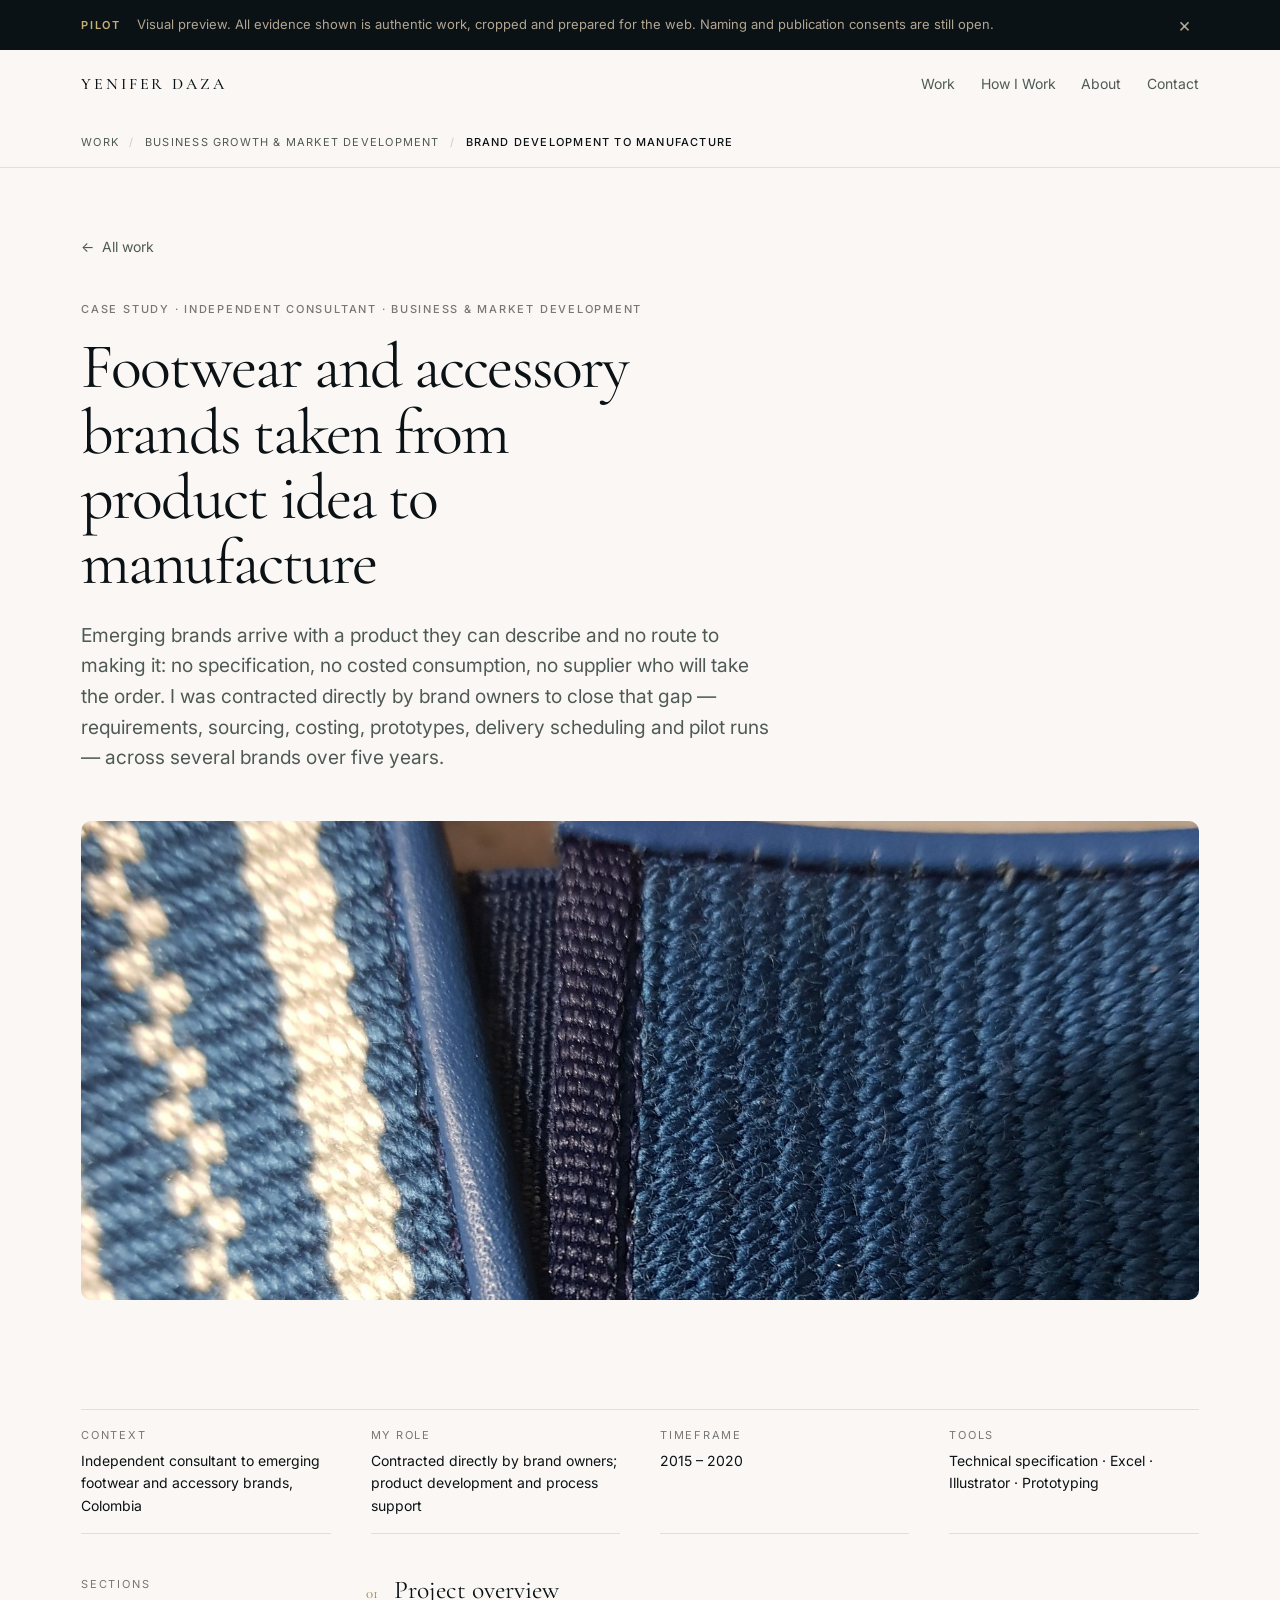
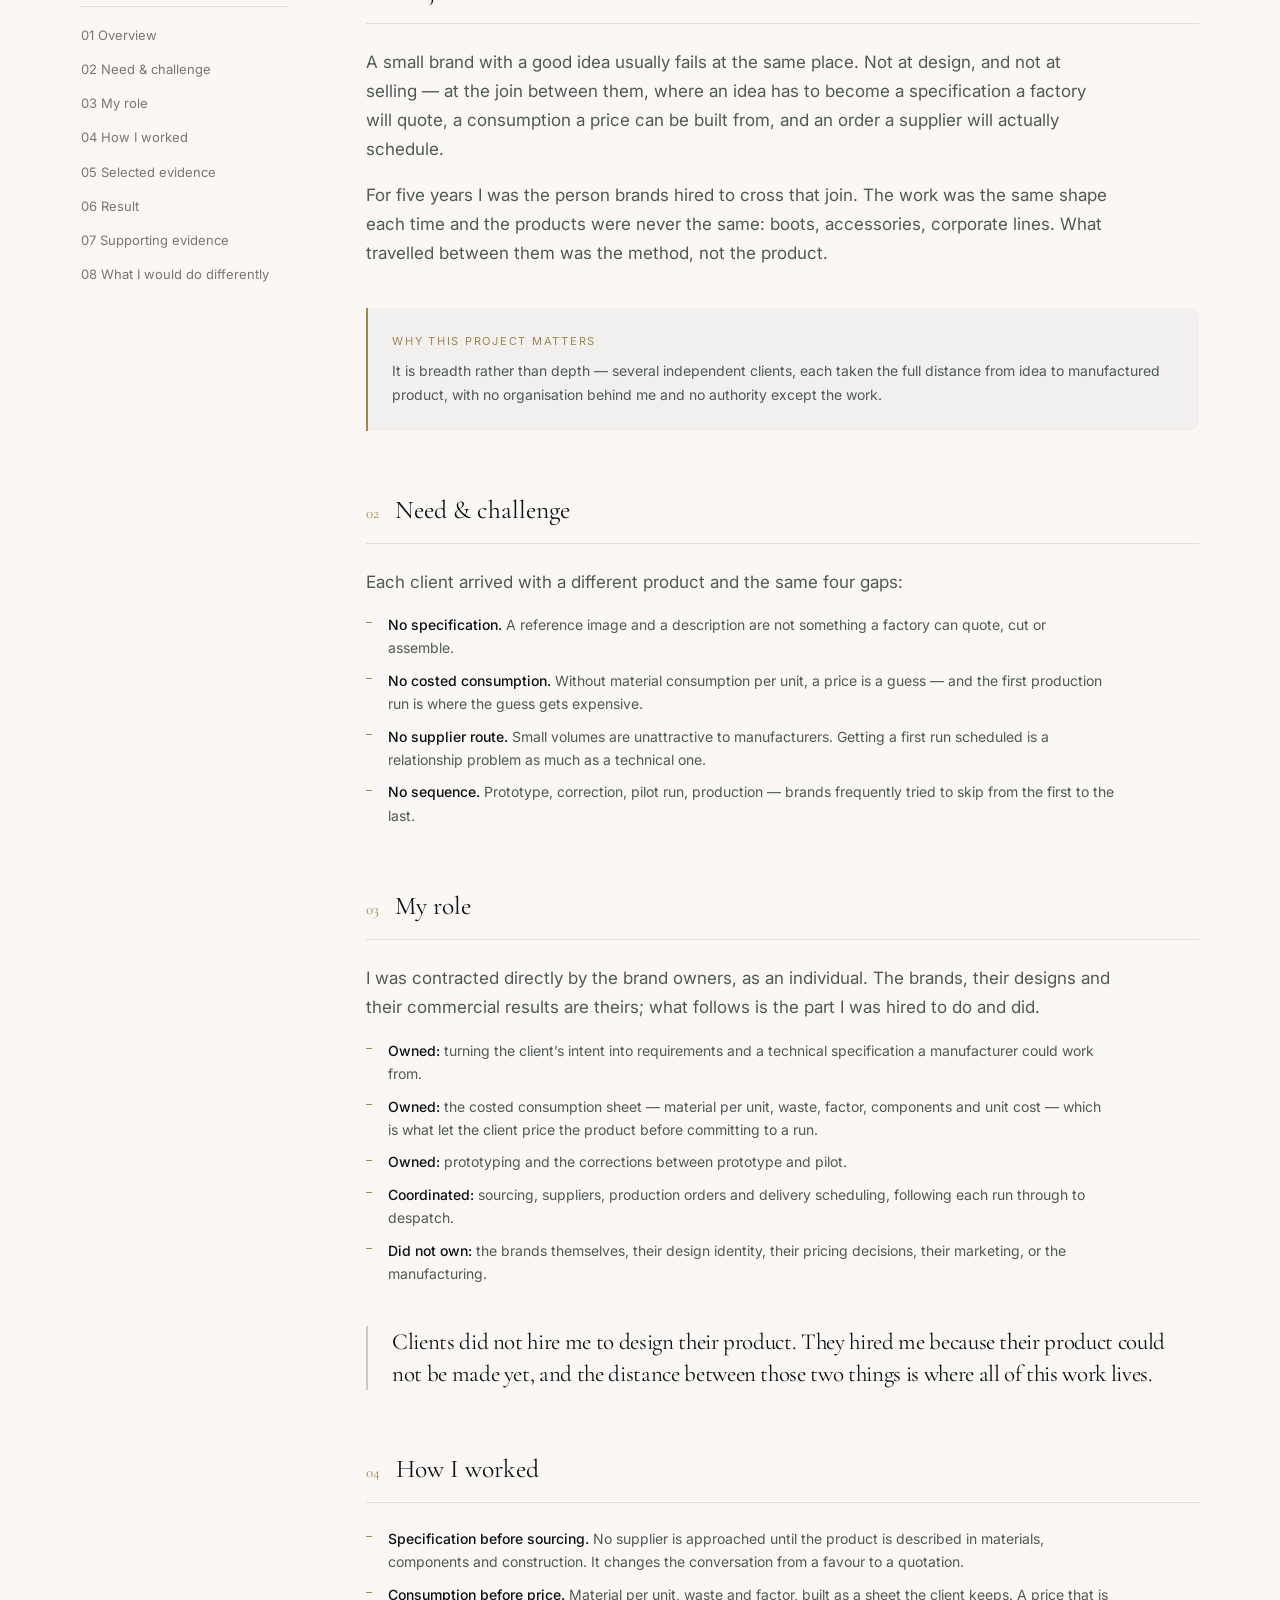
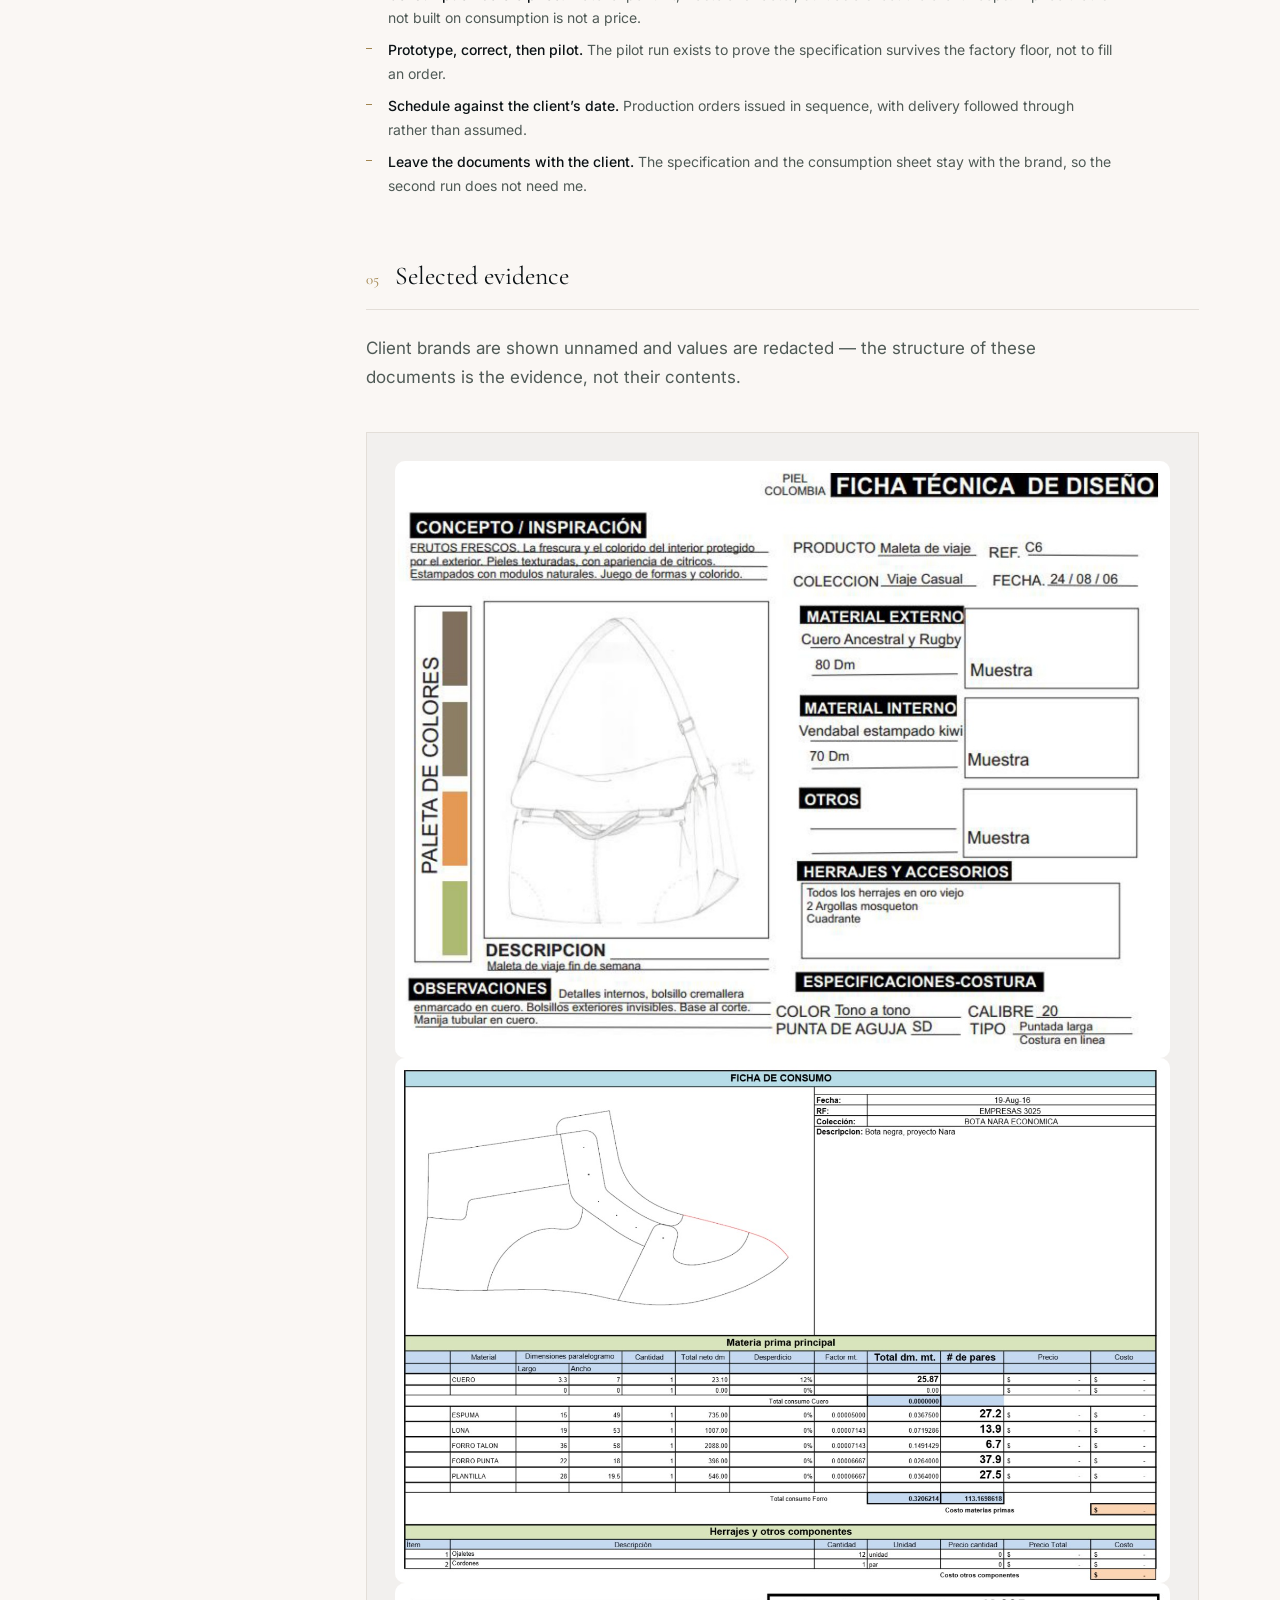
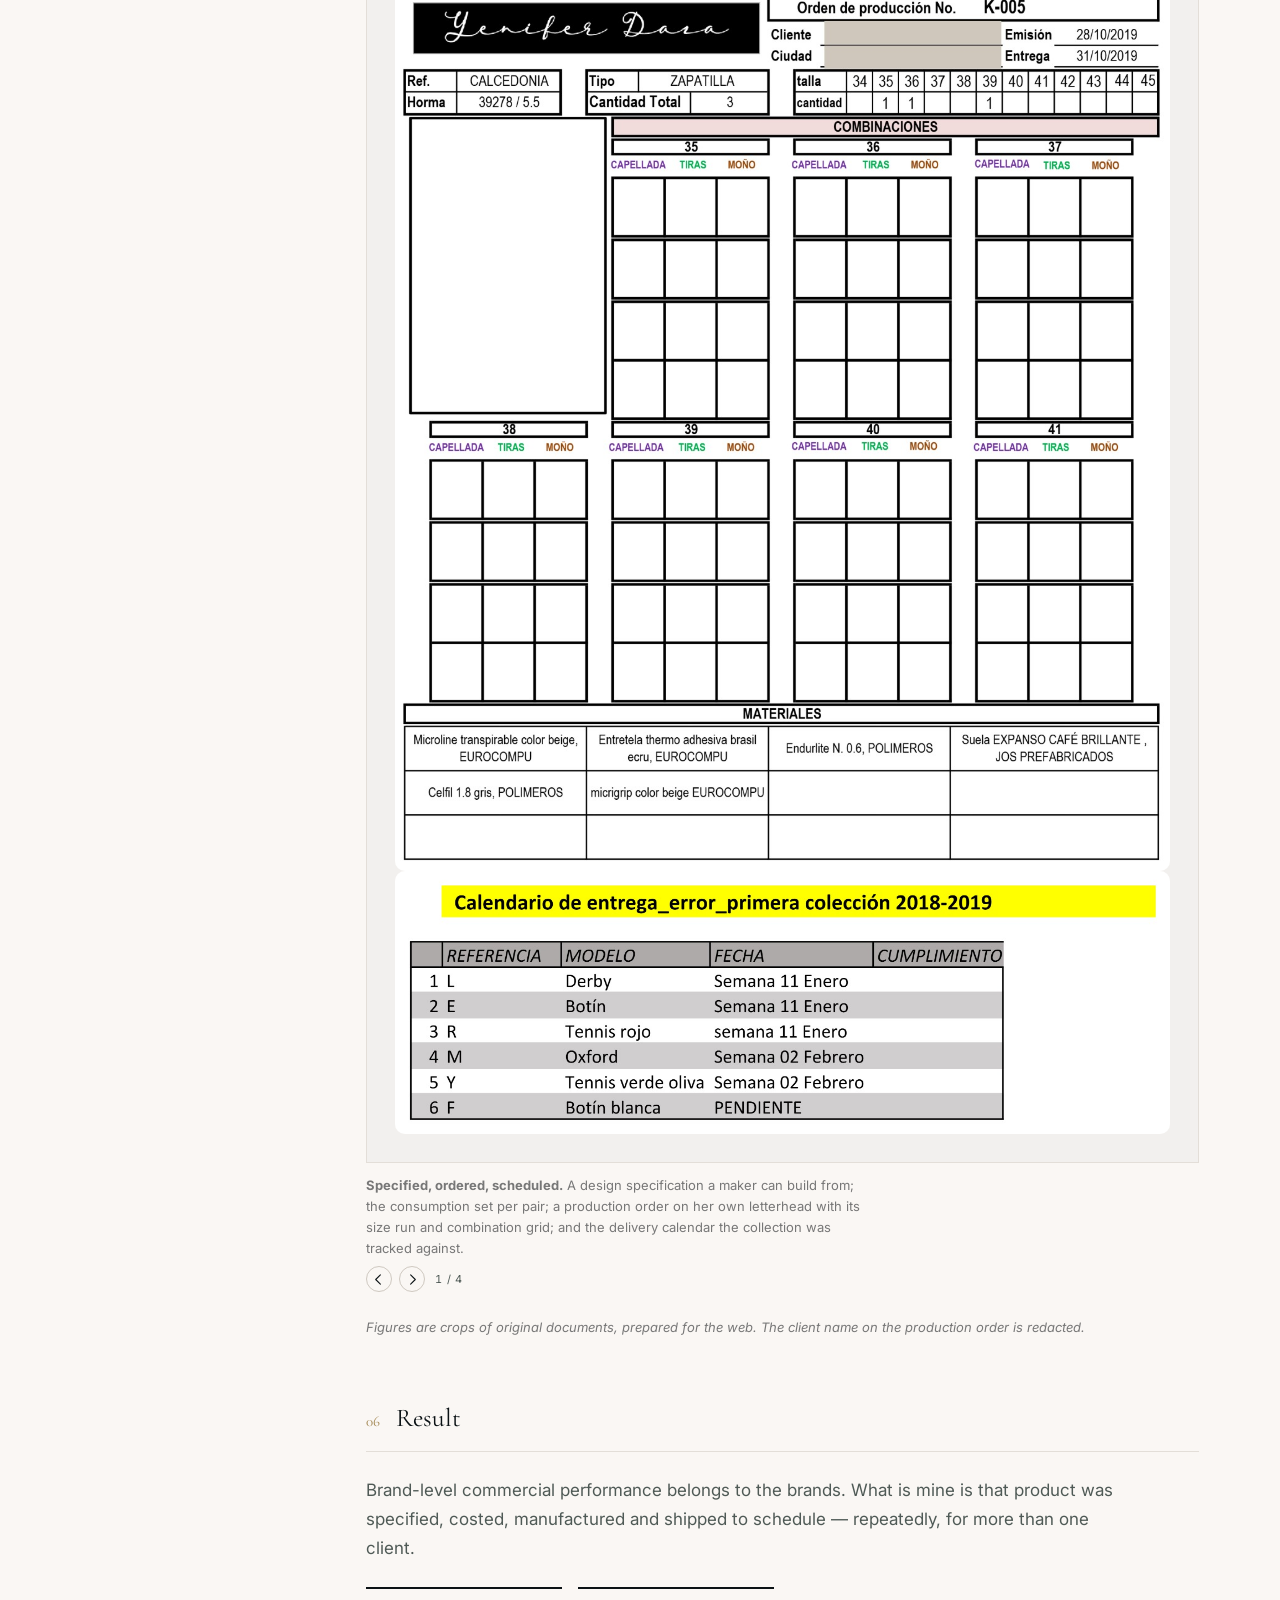
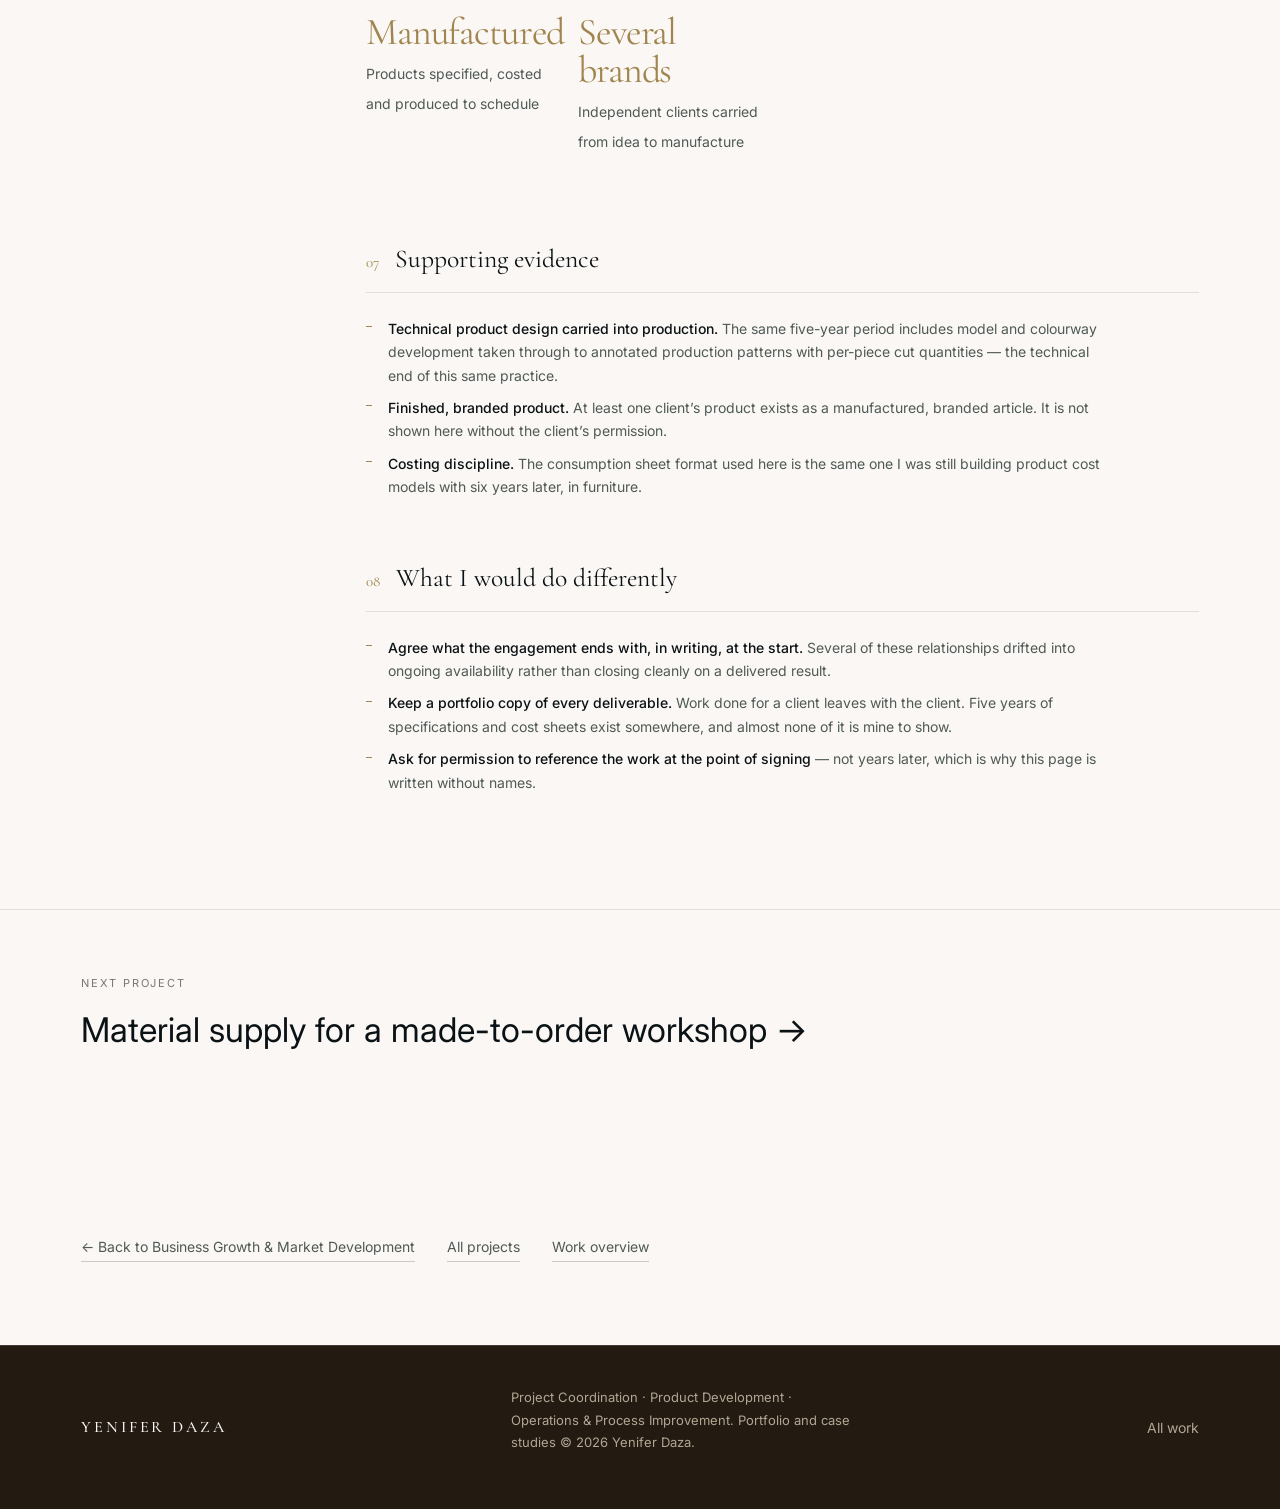
<file: projects/brand-to-manufacture.html>
<!DOCTYPE html>
<html lang="en">
<head>
  <meta name="robots" content="noindex, nofollow">
  <meta charset="utf-8">
  <meta name="viewport" content="width=device-width, initial-scale=1">
  <title>Brands taken from product idea to manufacture — Yenifer Daza</title>
  <meta name="description" content="Case study: footwear and accessory brands contracted an independent consultant to turn product ideas into manufactured product — requirements, sourcing, costed consumption, prototypes, delivery scheduling and pilot runs.">
  <meta name="theme-color" content="#FAF7F4">

  <link rel="preconnect" href="https://fonts.googleapis.com">
  <link rel="preconnect" href="https://fonts.gstatic.com" crossorigin>
  <link href="https://fonts.googleapis.com/css2?family=Cormorant+Garamond:ital,wght@0,300;0,400;0,500;0,600;1,300;1,400&family=Inter:wght@300..600&display=swap" rel="stylesheet">
  <link rel="stylesheet" href="../assets/css/main.css">
</head>
<body>

  <a class="skip-link" href="#main">Skip to content</a>

  <!-- PHASE 1 ONLY -->
  <div class="pilot-bar">
    <div class="container pilot-bar__inner">
      <span class="pilot-bar__tag">Pilot</span>
      <p class="pilot-bar__text">Visual preview. All evidence shown is authentic work, cropped and prepared for the web. Naming and publication consents are still open.</p>
      <button class="pilot-bar__close" type="button" aria-label="Dismiss preview notice">&times;</button>
    </div>
  </div>

  <header class="site-header">
    <div class="container site-header__inner">
      <a class="wordmark" href="../index.html">Yenifer <span>Daza</span></a>
      <nav class="nav" aria-label="Primary">
        <a class="nav__link" href="../index.html#work">Work</a>
        <a class="nav__link" href="../index.html#process">How I Work</a>
        <a class="nav__link" href="../index.html#about">About</a>
        <a class="nav__link" href="../index.html#contact">Contact</a>
      </nav>
      <button class="menu-toggle" type="button" aria-expanded="false" aria-controls="mobile-nav" aria-label="Open menu">
        <span></span><span></span><span></span>
      </button>
    </div>
  </header>

  <div class="nav-overlay" id="mobile-nav" aria-hidden="true">
    <nav aria-label="Mobile">
      <ul class="nav-overlay__list">
        <li><a class="nav-overlay__link" href="../index.html#work">Work</a></li>
        <li><a class="nav-overlay__link" href="../index.html#process">How I Work</a></li>
        <li><a class="nav-overlay__link" href="../index.html#about">About</a></li>
        <li><a class="nav-overlay__link" href="../index.html#contact">Contact</a></li>
      </ul>
    </nav>
    <p class="nav-overlay__meta">Project Coordination &middot; Product Development &middot; Operations &amp; Process Improvement</p>
  </div>

  <nav class="crumbs" aria-label="Breadcrumb">
    <div class="container crumbs__inner">
      <a href="../index.html#work">Work</a>
      <span class="crumbs__sep" aria-hidden="true">/</span>
      <a href="../areas/business-growth.html">Business Growth &amp; Market Development</a>
      <span class="crumbs__sep" aria-hidden="true">/</span>
      <span class="crumbs__here" aria-current="page">Brand development to manufacture</span>
    </div>
  </nav>

  <main id="main">

    <section class="cs-hero">
      <div class="container">
        <a class="cs-back" href="../index.html#work"><span aria-hidden="true">&larr;</span> All work</a>
        <span class="eyebrow cs-hero__eyebrow">Case study &middot; Independent consultant &middot; Business &amp; Market Development</span>
        <h1 class="cs-hero__title">Footwear and accessory brands taken from product idea to manufacture</h1>
        <p class="cs-hero__lede">
          Emerging brands arrive with a product they can describe and no route to making it: no
          specification, no costed consumption, no supplier who will take the order. I was contracted
          directly by brand owners to close that gap &mdash; requirements, sourcing, costing,
          prototypes, delivery scheduling and pilot runs &mdash; across several brands over five years.
        </p>

        <figure class="cs-cover">
          <img src="../assets/img/evidence/cs-ic2-cover.jpg"
               width="1600" height="686" alt="Close-up of woven fabric and leather binding on a delivered product">
        </figure>
      </div>
    </section>

    <section class="section section--tight">
      <div class="container">
        <dl class="cs-meta">
          <div class="cs-meta__item">
            <dt>Context</dt>
            <dd>Independent consultant to emerging footwear and accessory brands, Colombia</dd>
          </div>
          <div class="cs-meta__item">
            <dt>My role</dt>
            <dd>Contracted directly by brand owners; product development and process support</dd>
          </div>
          <div class="cs-meta__item">
            <dt>Timeframe</dt>
            <!-- CONFIRM in Phase 2 -->
            <dd>2015 &ndash; 2020</dd>
          </div>
          <div class="cs-meta__item">
            <dt>Tools</dt>
            <dd>Technical specification &middot; Excel &middot; Illustrator &middot; Prototyping</dd>
          </div>
        </dl>
      </div>
    </section>

    <section class="section" style="padding-top:0;">
      <div class="container">
        <div class="cs-body">

          <nav class="cs-toc" aria-label="Case study sections">
            <p class="cs-toc__title">Sections</p>
            <ul class="cs-toc__list">
              <li><a class="cs-toc__link" href="#overview">01 Overview</a></li>
              <li><a class="cs-toc__link" href="#need">02 Need &amp; challenge</a></li>
              <li><a class="cs-toc__link" href="#role">03 My role</a></li>
              <li><a class="cs-toc__link" href="#method">04 How I worked</a></li>
              <li><a class="cs-toc__link" href="#evidence">05 Selected evidence</a></li>
              <li><a class="cs-toc__link" href="#results">06 Result</a></li>
              <li><a class="cs-toc__link" href="#supporting">07 Supporting evidence</a></li>
              <li><a class="cs-toc__link" href="#lessons">08 What I would do differently</a></li>
            </ul>
          </nav>

          <div>

            <article class="cs-section" id="overview">
              <header class="cs-section__head">
                <span class="cs-num">01</span>
                <h2 class="cs-section__title">Project overview</h2>
              </header>
              <div class="cs-prose">
                <p>
                  A small brand with a good idea usually fails at the same place. Not at design, and not
                  at selling &mdash; at the join between them, where an idea has to become a
                  specification a factory will quote, a consumption a price can be built from, and an
                  order a supplier will actually schedule.
                </p>
                <p>
                  For five years I was the person brands hired to cross that join. The work was the same
                  shape each time and the products were never the same: boots, accessories, corporate
                  lines. What travelled between them was the method, not the product.
                </p>
              </div>
              <div class="callout">
                <span class="callout__label">Why this project matters</span>
                <p>
                  It is breadth rather than depth &mdash; several independent clients, each taken the
                  full distance from idea to manufactured product, with no organisation behind me and no
                  authority except the work.
                </p>
              </div>
            </article>

            <article class="cs-section" id="need">
              <header class="cs-section__head">
                <span class="cs-num">02</span>
                <h2 class="cs-section__title">Need &amp; challenge</h2>
              </header>
              <div class="cs-prose">
                <p>Each client arrived with a different product and the same four gaps:</p>
              </div>
              <ul class="cs-list">
                <li><strong>No specification.</strong> A reference image and a description are not something a factory can quote, cut or assemble.</li>
                <li><strong>No costed consumption.</strong> Without material consumption per unit, a price is a guess &mdash; and the first production run is where the guess gets expensive.</li>
                <li><strong>No supplier route.</strong> Small volumes are unattractive to manufacturers. Getting a first run scheduled is a relationship problem as much as a technical one.</li>
                <li><strong>No sequence.</strong> Prototype, correction, pilot run, production &mdash; brands frequently tried to skip from the first to the last.</li>
              </ul>
            </article>

            <article class="cs-section" id="role">
              <header class="cs-section__head">
                <span class="cs-num">03</span>
                <h2 class="cs-section__title">My role</h2>
              </header>
              <div class="cs-prose">
                <p>
                  I was contracted directly by the brand owners, as an individual. The brands, their
                  designs and their commercial results are theirs; what follows is the part I was hired
                  to do and did.
                </p>
              </div>
              <ul class="cs-list">
                <li><strong>Owned:</strong> turning the client&rsquo;s intent into requirements and a technical specification a manufacturer could work from.</li>
                <li><strong>Owned:</strong> the costed consumption sheet &mdash; material per unit, waste, factor, components and unit cost &mdash; which is what let the client price the product before committing to a run.</li>
                <li><strong>Owned:</strong> prototyping and the corrections between prototype and pilot.</li>
                <li><strong>Coordinated:</strong> sourcing, suppliers, production orders and delivery scheduling, following each run through to despatch.</li>
                <li><strong>Did not own:</strong> the brands themselves, their design identity, their pricing decisions, their marketing, or the manufacturing.</li>
              </ul>
              <div class="quote">
                <p>Clients did not hire me to design their product. They hired me because their product could not be made yet, and the distance between those two things is where all of this work lives.</p>
              </div>
            </article>

            <article class="cs-section" id="method">
              <header class="cs-section__head">
                <span class="cs-num">04</span>
                <h2 class="cs-section__title">How I worked</h2>
              </header>
              <ul class="cs-list">
                <li><strong>Specification before sourcing.</strong> No supplier is approached until the product is described in materials, components and construction. It changes the conversation from a favour to a quotation.</li>
                <li><strong>Consumption before price.</strong> Material per unit, waste and factor, built as a sheet the client keeps. A price that is not built on consumption is not a price.</li>
                <li><strong>Prototype, correct, then pilot.</strong> The pilot run exists to prove the specification survives the factory floor, not to fill an order.</li>
                <li><strong>Schedule against the client&rsquo;s date.</strong> Production orders issued in sequence, with delivery followed through rather than assumed.</li>
                <li><strong>Leave the documents with the client.</strong> The specification and the consumption sheet stay with the brand, so the second run does not need me.</li>
              </ul>
            </article>

            <article class="cs-section" id="evidence">
              <header class="cs-section__head">
                <span class="cs-num">05</span>
                <h2 class="cs-section__title">Selected evidence</h2>
              </header>
              <div class="cs-prose">
                <p>
                  Client brands are shown unnamed and values are redacted &mdash; the structure of these
                  documents is the evidence, not their contents.
                </p>
              </div>

              <figure class="figure figure--wide figure--doc" data-seq>
                <div class="ev__frame">
                  <img src="../assets/img/evidence/ic2-spec-sheet.jpg"
                       width="1500" height="1156" loading="lazy" alt="A design technical sheet for a travel bag with a line drawing, colour palette and full material and stitching specification">
                  <img src="../assets/img/evidence/ic1-consumption-sheet.jpg"
                       width="1450" height="982" loading="lazy" hidden alt="A consumption sheet with a pattern layout and a table of materials, dimensions, waste percentages and consumption factors">
                  <img src="../assets/img/evidence/ic2-order-k005.jpg"
                       width="1250" height="1433" loading="lazy" hidden alt="A production order on Yenifer Daza letterhead with reference, last, total quantity, a size run and a combinations grid; the client field is blanked">
                  <img src="../assets/img/evidence/ic2-delivery-calendar.jpg"
                       width="1400" height="475" loading="lazy" hidden alt="A delivery calendar for a first collection listing six references with their model, scheduled week and a compliance column">
                </div>
                <figcaption class="figure__cap">
                  <strong>Specified, ordered, scheduled.</strong> A design specification a maker can build from; the consumption set per pair; a production order on her own letterhead with its size run and combination grid; and the delivery calendar the collection was tracked against.
                </figcaption>
              </figure>
              <p class="verify-note">Figures are crops of original documents, prepared for the web. The client name on the production order is redacted.</p>
            </article>

            <article class="cs-section" id="results">
              <header class="cs-section__head">
                <span class="cs-num">06</span>
                <h2 class="cs-section__title">Result</h2>
              </header>
              <div class="cs-prose">
                <p>
                  Brand-level commercial performance belongs to the brands.
                  What is mine is that product was specified, costed, manufactured and shipped to
                  schedule &mdash; repeatedly, for more than one client.
                </p>
              </div>
              <div class="results">
                <div class="result-card">
                  <span class="result-card__value">Manufactured</span>
                  <span class="result-card__label">Products specified, costed and produced to schedule</span>
                </div>
                <div class="result-card">
                  <span class="result-card__value">Several brands</span>
                  <span class="result-card__label">Independent clients carried from idea to manufacture</span>
                </div>
              </div>
            </article>

            <article class="cs-section" id="supporting">
              <header class="cs-section__head">
                <span class="cs-num">07</span>
                <h2 class="cs-section__title">Supporting evidence</h2>
              </header>
              <ul class="cs-list">
                <li><strong>Technical product design carried into production.</strong> The same five-year period includes model and colourway development taken through to annotated production patterns with per-piece cut quantities &mdash; the technical end of this same practice.</li>
                <li><strong>Finished, branded product.</strong> At least one client&rsquo;s product exists as a manufactured, branded article. It is not shown here without the client&rsquo;s permission.</li>
                <li><strong>Costing discipline.</strong> The consumption sheet format used here is the same one I was still building product cost models with six years later, in furniture.</li>
              </ul>
            </article>

            <article class="cs-section" id="lessons">
              <header class="cs-section__head">
                <span class="cs-num">08</span>
                <h2 class="cs-section__title">What I would do differently</h2>
              </header>
              <ul class="cs-list">
                <li><strong>Agree what the engagement ends with, in writing, at the start.</strong> Several of these relationships drifted into ongoing availability rather than closing cleanly on a delivered result.</li>
                <li><strong>Keep a portfolio copy of every deliverable.</strong> Work done for a client leaves with the client. Five years of specifications and cost sheets exist somewhere, and almost none of it is mine to show.</li>
                <li><strong>Ask for permission to reference the work at the point of signing</strong> &mdash; not years later, which is why this page is written without names.</li>
              </ul>
            </article>

          </div>
        </div>
      </div>
    </section>

    <section class="next-project">
      <div class="container">
        <a class="next-project__link" href="material-supply-coordination.html">
          <div>
            <span class="next-project__label">Next project</span>
            <span class="next-project__title">Material supply for a made-to-order workshop <span aria-hidden="true">&rarr;</span></span>
          </div>
        </a>
      </div>
    </section>

    <nav class="onward container" aria-label="Continue">
      <div class="onward__routes">
        <a href="../areas/business-growth.html">&larr; Back to Business Growth &amp; Market Development</a>
        <a href="../index.html#worklist">All projects</a>
        <a href="../index.html#work">Work overview</a>
      </div>
    </nav>

  </main>

  <footer class="site-footer">
    <div class="container site-footer__inner">
      <span class="wordmark">Yenifer <span>Daza</span></span>
      <p class="site-footer__note">
        Project Coordination &middot; Product Development &middot; Operations &amp; Process Improvement.
        Portfolio and case studies &copy; <span data-year>2026</span> Yenifer Daza.
      </p>
      <a href="../index.html#work">All work</a>
    </div>
  </footer>

  <script src="../assets/js/main.js"></script>
</body>
</html>
</file>
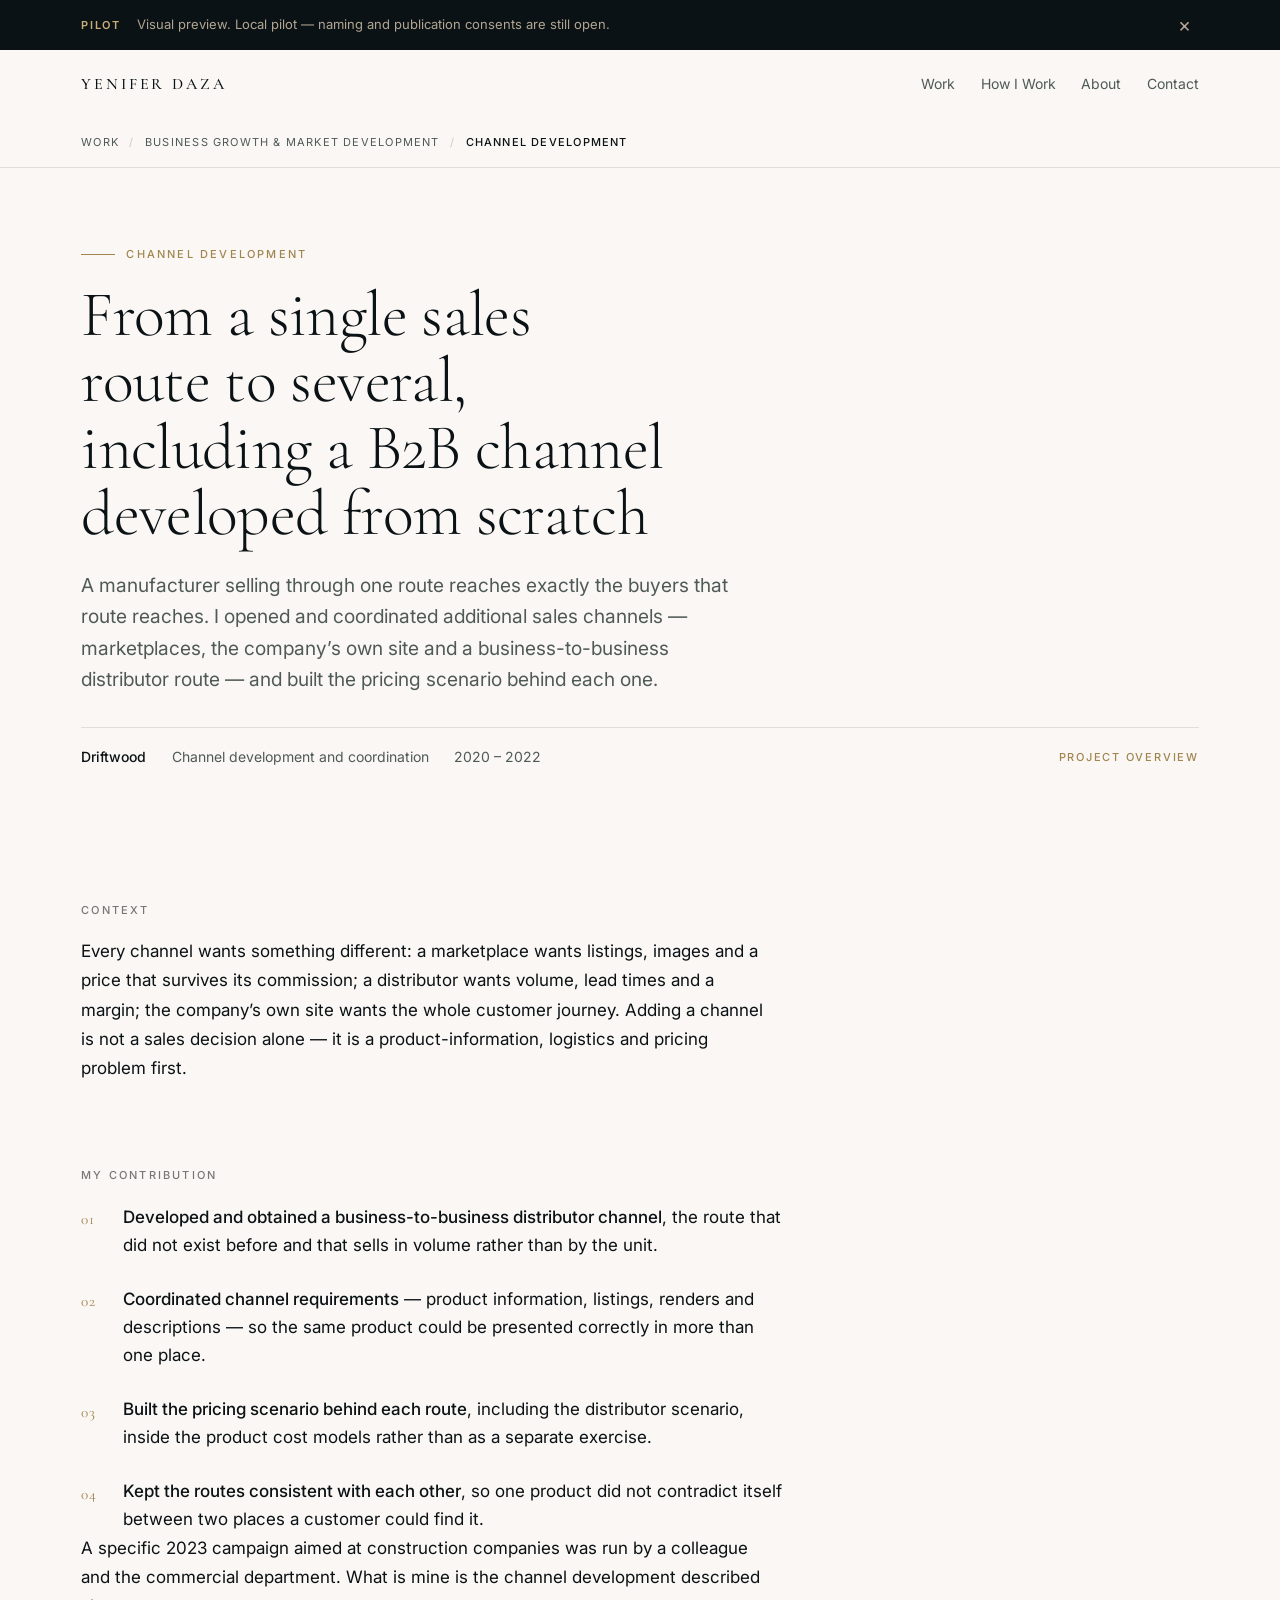
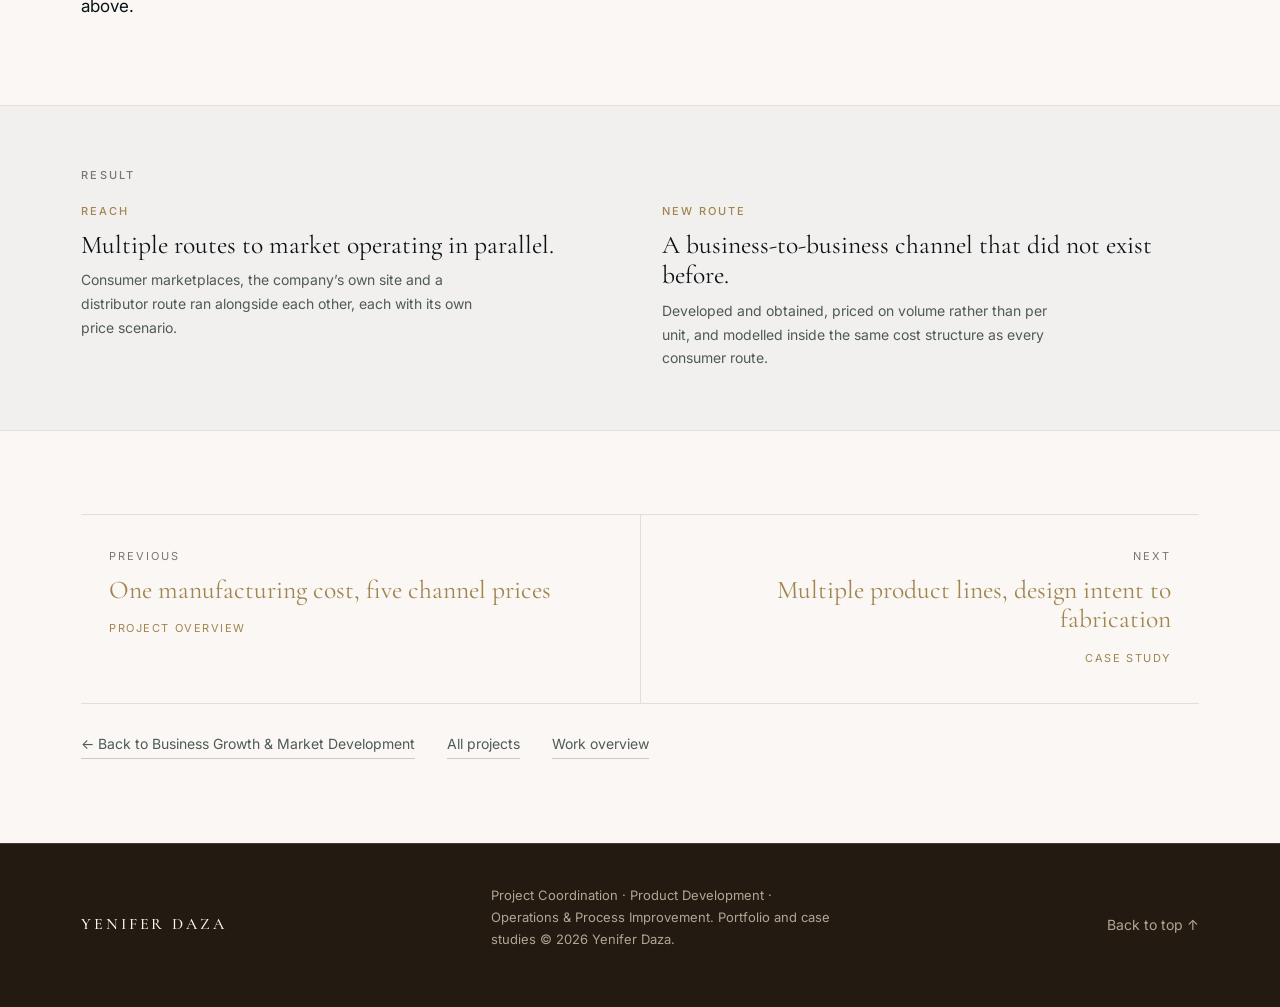
<file: projects/channel-development.html>
<!DOCTYPE html>
<html lang="en">
<head>
  <meta name="robots" content="noindex, nofollow">
  <meta charset="utf-8">
  <meta name="viewport" content="width=device-width, initial-scale=1">
  <title>From a single sales route to several — Yenifer Daza</title>
  <meta name="description" content="Project overview: opening and coordinating additional sales channels for a furniture manufacturer, including a business-to-business distributor route, with the pricing scenarios built behind each one.">
  <meta name="theme-color" content="#FAF7F4">

  <link rel="preconnect" href="https://fonts.googleapis.com">
  <link rel="preconnect" href="https://fonts.gstatic.com" crossorigin>
  <link href="https://fonts.googleapis.com/css2?family=Cormorant+Garamond:ital,wght@0,300;0,400;0,500;0,600;1,300;1,400&family=Inter:wght@300..600&display=swap" rel="stylesheet">
  <link rel="stylesheet" href="../assets/css/main.css">
</head>
<body>

  <a class="skip-link" href="#main">Skip to content</a>

  <!-- PHASE 1 ONLY -->
  <div class="pilot-bar">
    <div class="container pilot-bar__inner">
      <span class="pilot-bar__tag">Pilot</span>
      <p class="pilot-bar__text">Visual preview. Local pilot &mdash; naming and publication consents are still open.</p>
      <button class="pilot-bar__close" type="button" aria-label="Dismiss preview notice">&times;</button>
    </div>
  </div>

  <header class="site-header">
    <div class="container site-header__inner">
      <a class="wordmark" href="../index.html">Yenifer <span>Daza</span></a>
      <nav class="nav" aria-label="Primary">
        <a class="nav__link" href="../index.html#work">Work</a>
        <a class="nav__link" href="../index.html#process">How I Work</a>
        <a class="nav__link" href="../index.html#about">About</a>
        <a class="nav__link" href="../index.html#contact">Contact</a>
      </nav>
      <button class="menu-toggle" type="button" aria-expanded="false" aria-controls="mobile-nav" aria-label="Open menu">
        <span></span><span></span><span></span>
      </button>
    </div>
  </header>

  <div class="nav-overlay" id="mobile-nav" aria-hidden="true">
    <nav aria-label="Mobile">
      <ul class="nav-overlay__list">
        <li><a class="nav-overlay__link" href="../index.html#work">Work</a></li>
        <li><a class="nav-overlay__link" href="../index.html#process">How I Work</a></li>
        <li><a class="nav-overlay__link" href="../index.html#about">About</a></li>
        <li><a class="nav-overlay__link" href="../index.html#contact">Contact</a></li>
      </ul>
    </nav>
    <p class="nav-overlay__meta">Project Coordination &middot; Product Development &middot; Operations &amp; Process Improvement</p>
  </div>

  <nav class="crumbs" aria-label="Breadcrumb">
    <div class="container crumbs__inner">
      <a href="../index.html#work">Work</a>
      <span class="crumbs__sep" aria-hidden="true">/</span>
      <a href="../areas/business-growth.html">Business Growth &amp; Market Development</a>
      <span class="crumbs__sep" aria-hidden="true">/</span>
      <span class="crumbs__here" aria-current="page">Channel development</span>
    </div>
  </nav>

  <main id="main">

    <header class="pp-hero container">
      <p class="pp-eyebrow">Channel Development</p>
      <h1 class="pp-title">From a single sales route to several, including a B2B channel developed from scratch</h1>
      <p class="pp-standfirst">
        A manufacturer selling through one route reaches exactly the buyers that route reaches. I
        opened and coordinated additional sales channels &mdash; marketplaces, the company&rsquo;s own
        site and a business-to-business distributor route &mdash; and built the pricing scenario behind
        each one.
      </p>
      <div class="pp-meta">
        <!-- CONFIRM: employer naming consent -->
        <span><b>Driftwood</b></span>
        <span>Channel development and coordination</span>
        <!-- CONFIRM in Phase 2 -->
        <span>2020 &ndash; 2022</span>
        <span class="pp-meta__depth">Project overview</span>
      </div>
    </header>

    <section class="pp-section container" aria-labelledby="ctx">
      <p class="pp-kicker" id="ctx">Context</p>
      <p class="pp-measure">
        Every channel wants something different: a marketplace wants listings, images and a price that
        survives its commission; a distributor wants volume, lead times and a margin; the
        company&rsquo;s own site wants the whole customer journey. Adding a channel is not a sales
        decision alone &mdash; it is a product-information, logistics and pricing problem first.
      </p>
    </section>

    <section class="pp-section container" aria-labelledby="contrib">
      <p class="pp-kicker" id="contrib">My contribution</p>
      <ol class="contrib">
        <li><b>Developed and obtained a business-to-business distributor channel</b>, the route that did
          not exist before and that sells in volume rather than by the unit.</li>
        <li><b>Coordinated channel requirements</b> &mdash; product information, listings, renders and
          descriptions &mdash; so the same product could be presented correctly in more than one place.</li>
        <li><b>Built the pricing scenario behind each route</b>, including the distributor scenario,
          inside the product cost models rather than as a separate exercise.</li>
        <li><b>Kept the routes consistent with each other</b>, so one product did not contradict itself
          between two places a customer could find it.</li>
      </ol>
      <p class="pp-measure">
        A specific 2023 campaign aimed at construction companies was run by a colleague and the
        commercial department. What is mine is the channel development described above.
      </p>
    </section>

    <section class="pp-result" aria-labelledby="res">
      <div class="container">
        <p class="pp-kicker" id="res">Result</p>
        <div class="pp-result__grid">
          <div class="pp-result__item">
            <span class="pp-result__tag">Reach</span>
            <h3>Multiple routes to market operating in parallel.</h3>
            <p>Consumer marketplaces, the company&rsquo;s own site and a distributor route ran alongside
              each other, each with its own price scenario.</p>
          </div>
          <div class="pp-result__item">
            <span class="pp-result__tag">New route</span>
            <h3>A business-to-business channel that did not exist before.</h3>
            <p>Developed and obtained, priced on volume rather than per unit, and modelled inside the
              same cost structure as every consumer route.</p>
          </div>
        </div>
      </div>
    </section>

    <nav class="onward container" aria-label="Continue">
      <div class="onward__pair">
        <a class="onward__link" href="product-costing-channel-pricing.html">
          <span class="onward__dir">Previous</span>
          <span class="onward__name">One manufacturing cost, five channel prices</span>
          <span class="onward__depth">Project overview</span>
        </a>
        <a class="onward__link onward__link--next" href="product-line-documentation.html">
          <span class="onward__dir">Next</span>
          <span class="onward__name">Multiple product lines, design intent to fabrication</span>
          <span class="onward__depth">Case study</span>
        </a>
      </div>
      <div class="onward__routes">
        <a href="../areas/business-growth.html">&larr; Back to Business Growth &amp; Market Development</a>
        <a href="../index.html#worklist">All projects</a>
        <a href="../index.html#work">Work overview</a>
      </div>
    </nav>

  </main>

  <footer class="site-footer">
    <div class="container site-footer__inner">
      <span class="wordmark">Yenifer <span>Daza</span></span>
      <p class="site-footer__note">
        Project Coordination &middot; Product Development &middot; Operations &amp; Process Improvement.
        Portfolio and case studies &copy; <span data-year>2026</span> Yenifer Daza.
      </p>
      <a href="#main">Back to top &uarr;</a>
    </div>
  </footer>

  <script src="../assets/js/main.js"></script>
</body>
</html>
</file>
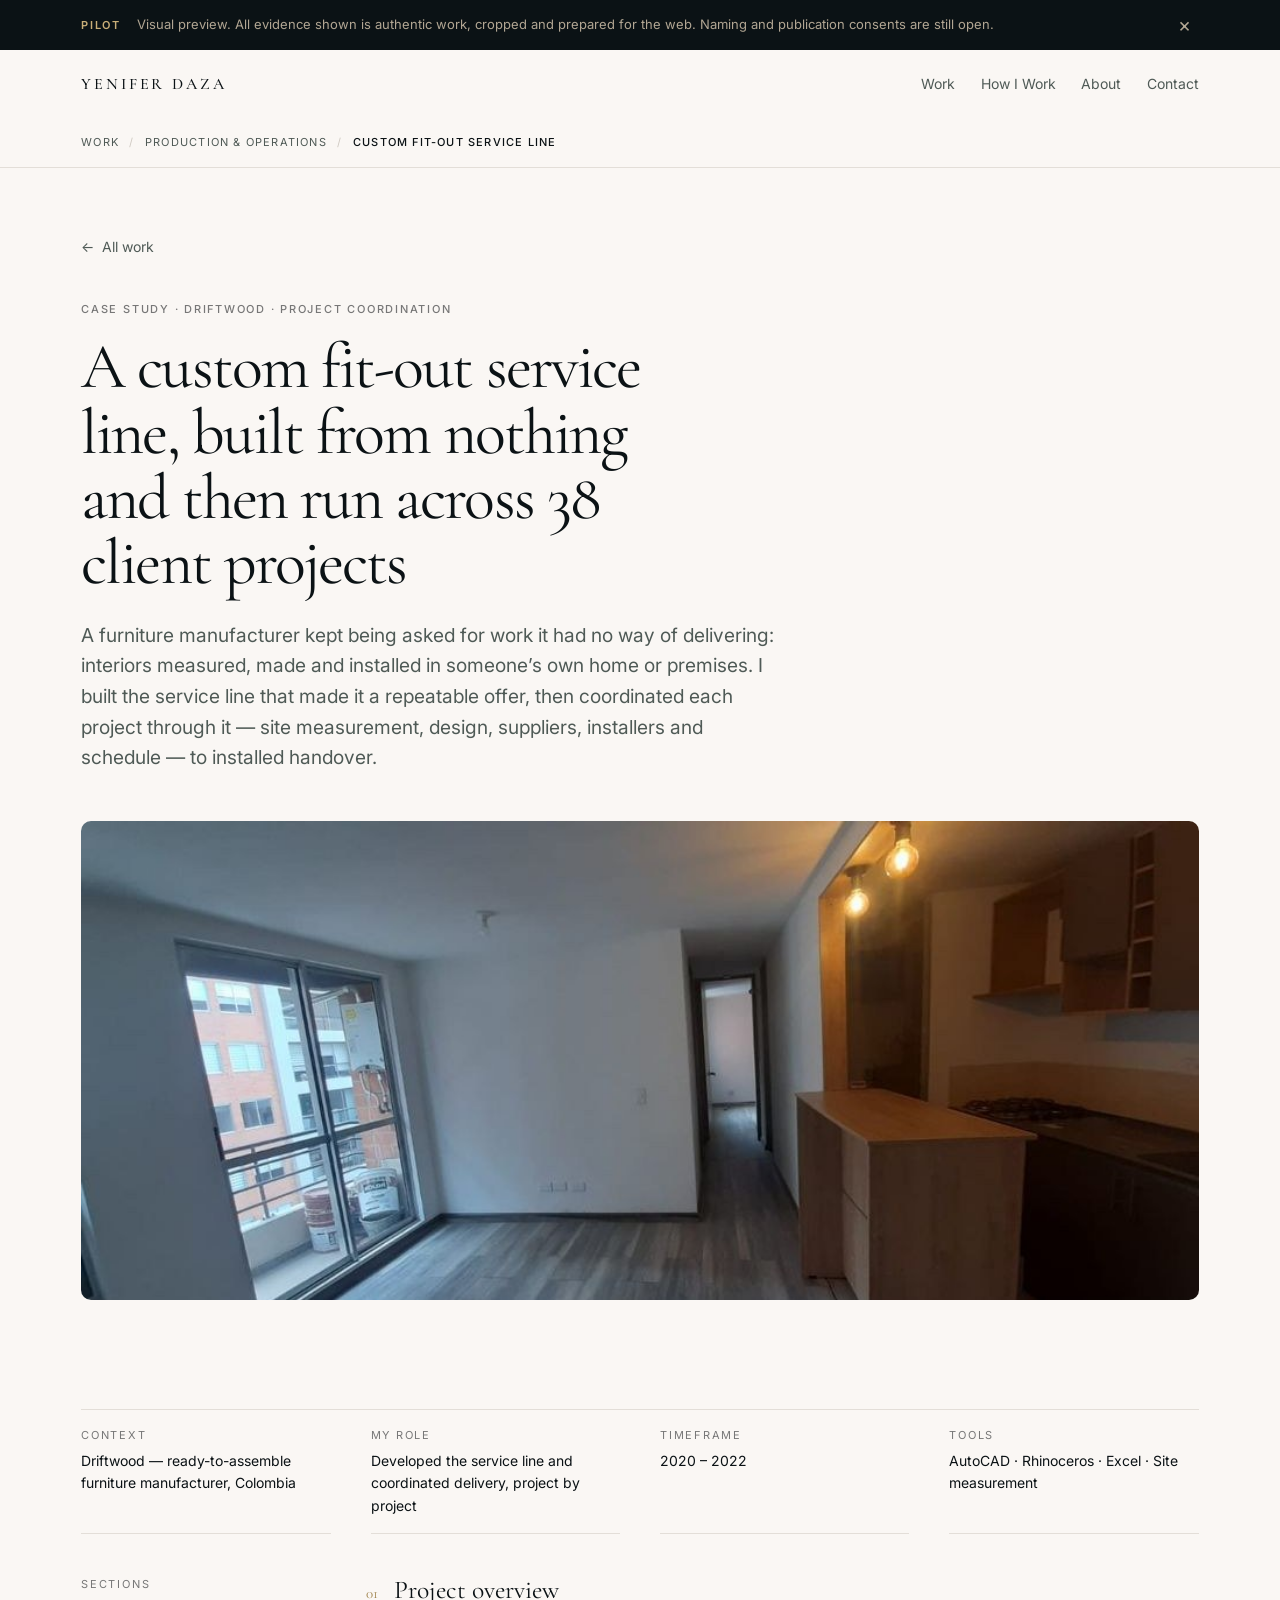
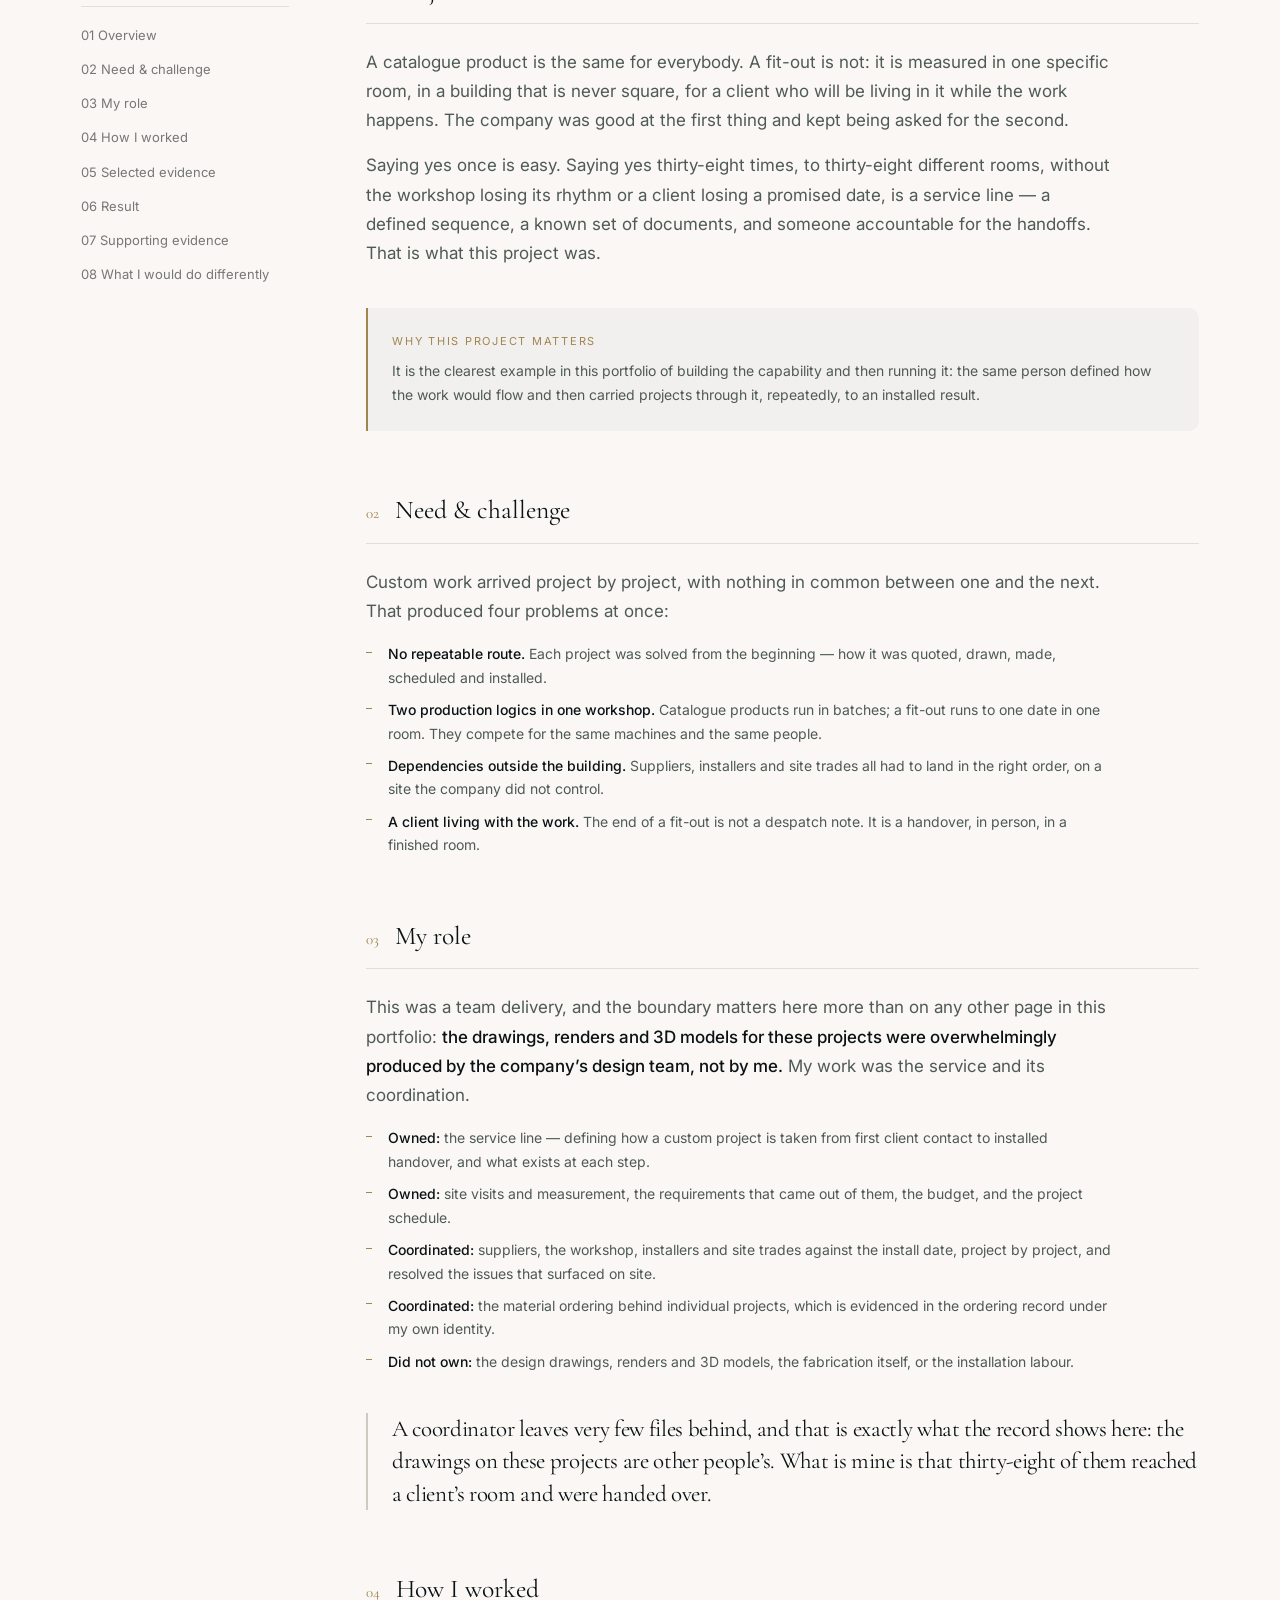
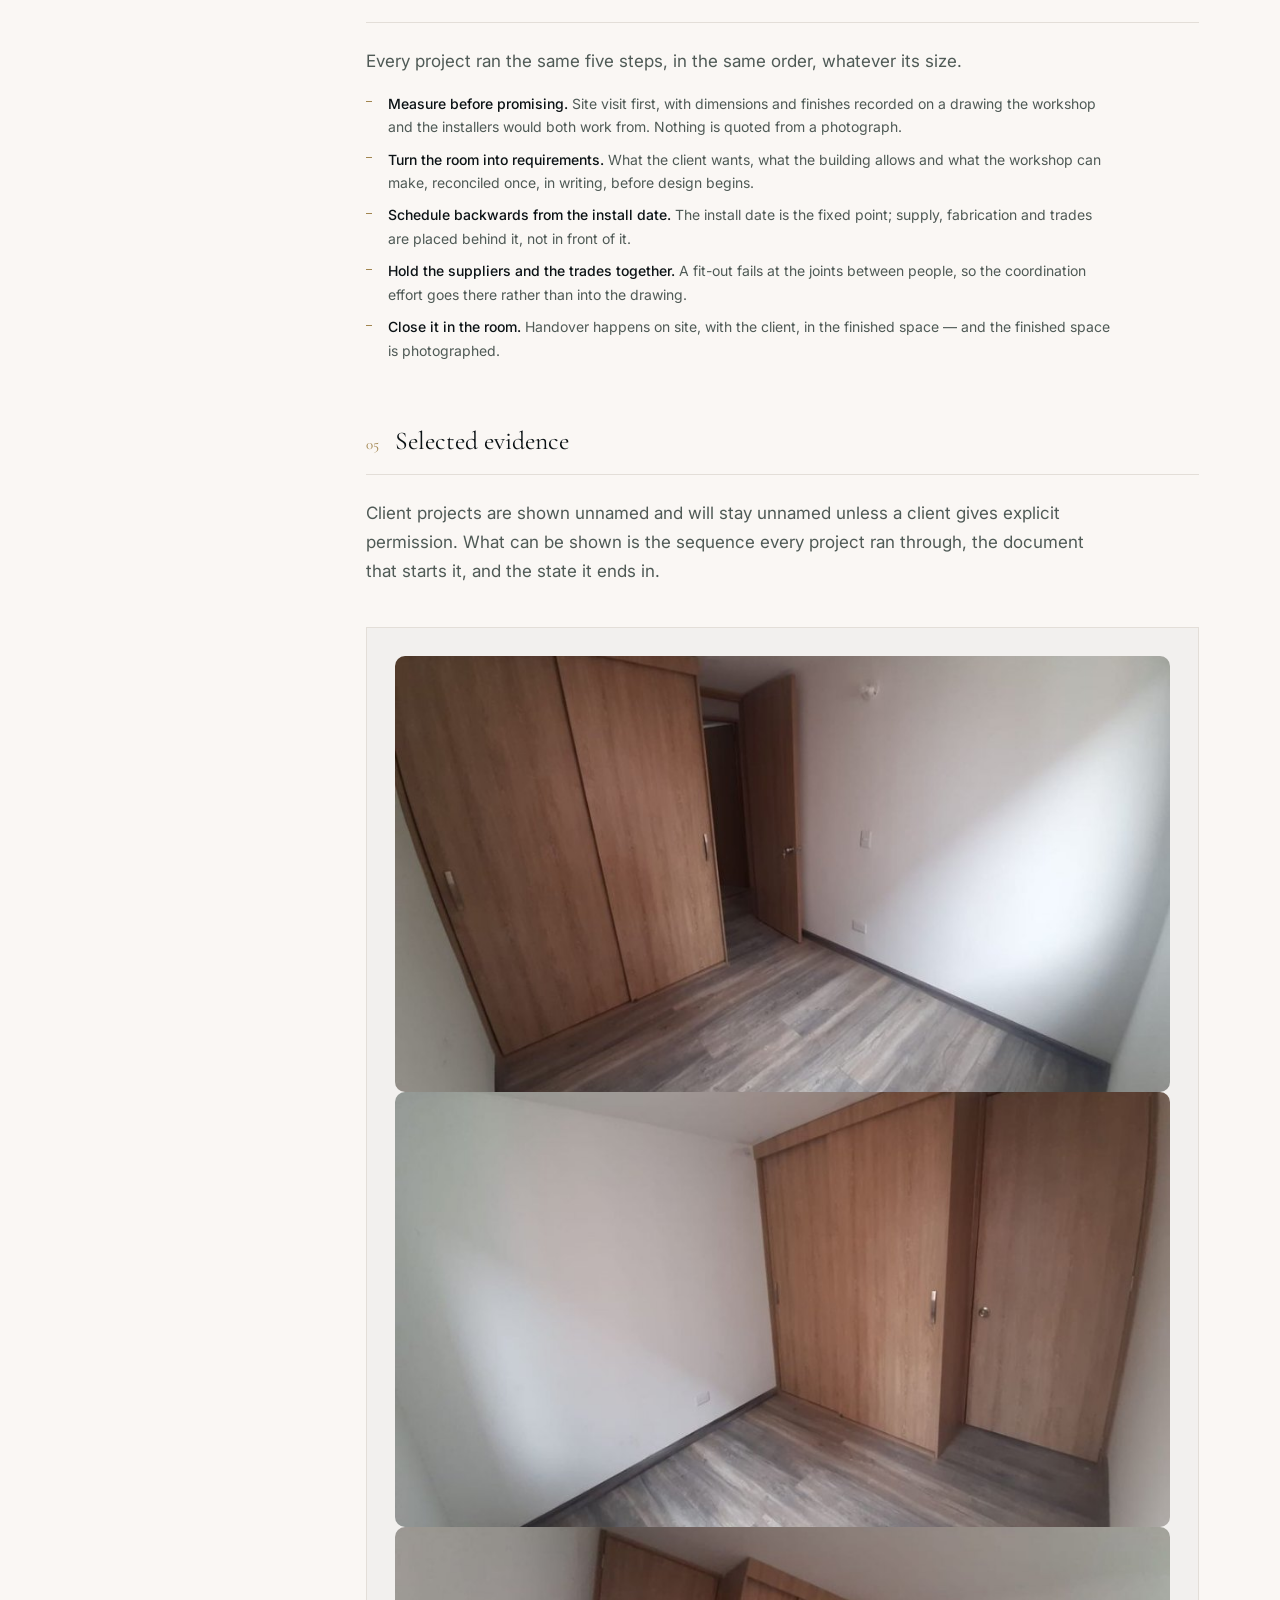
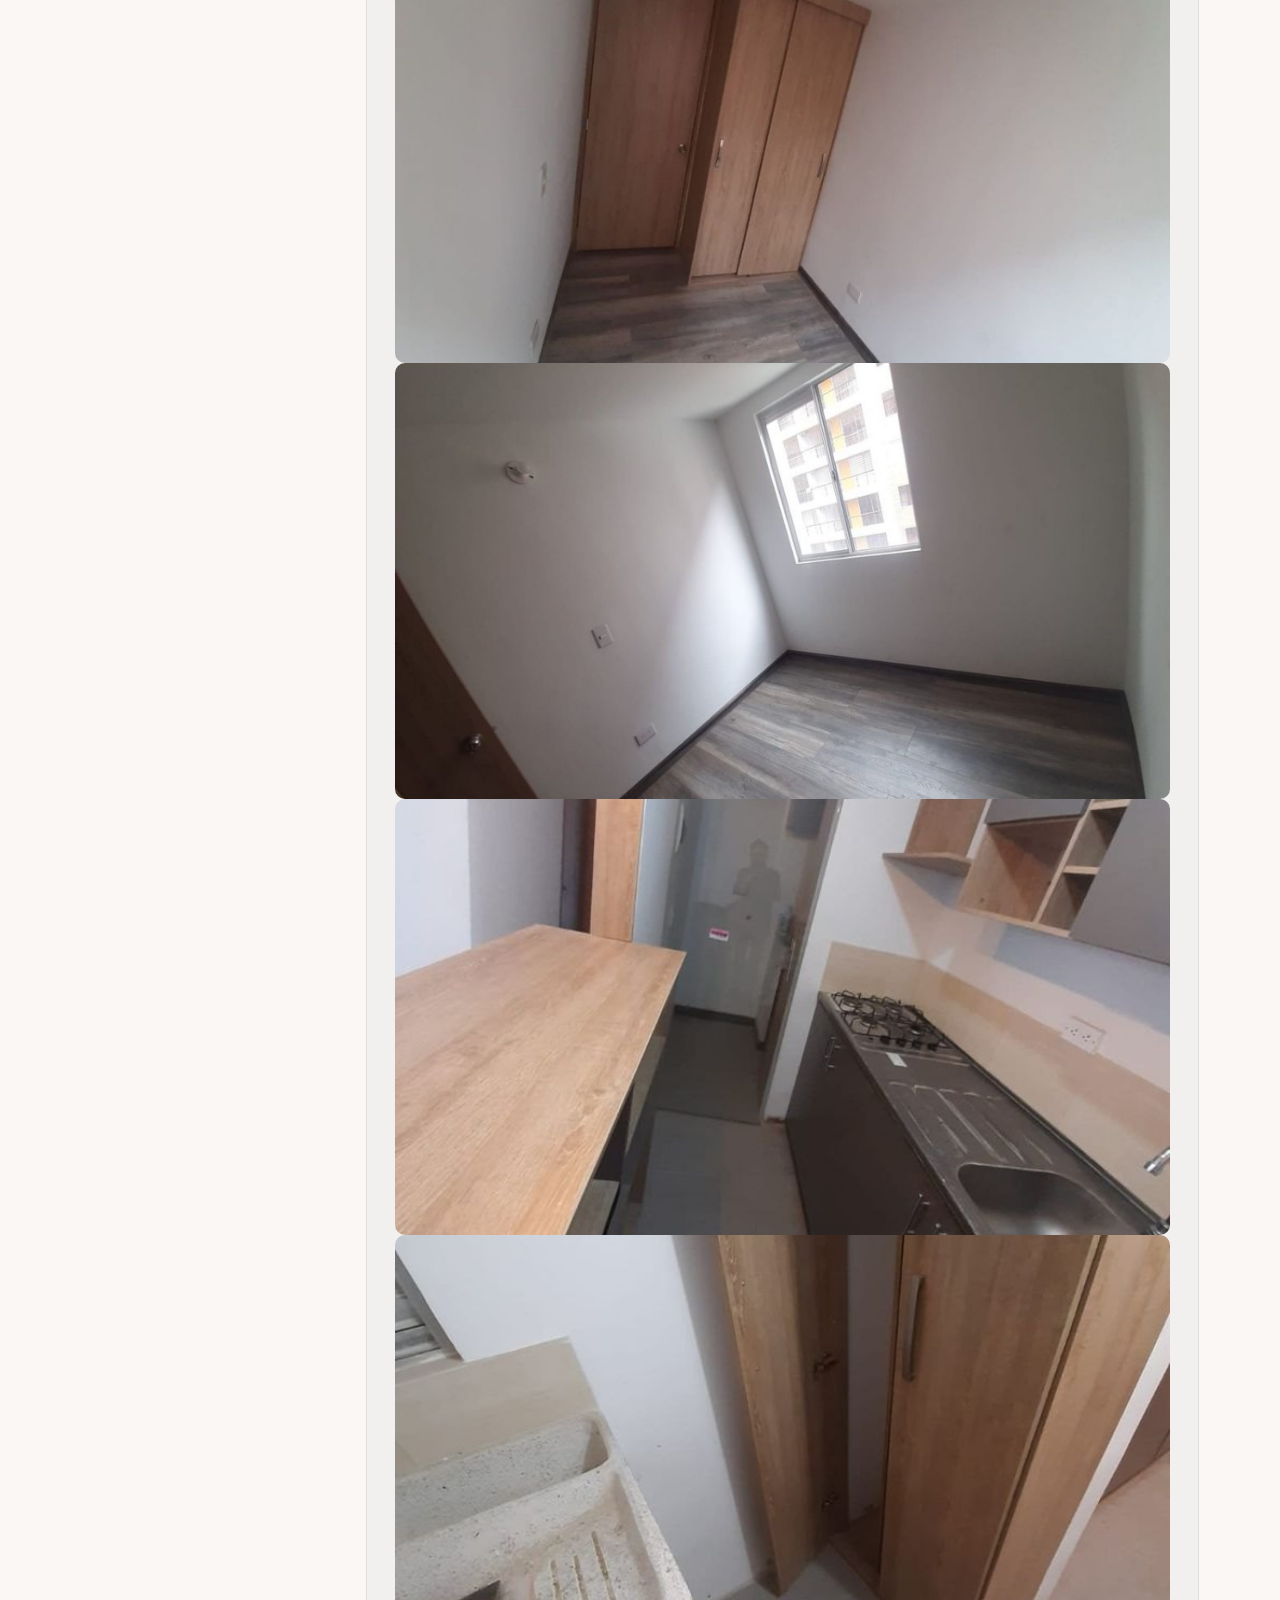
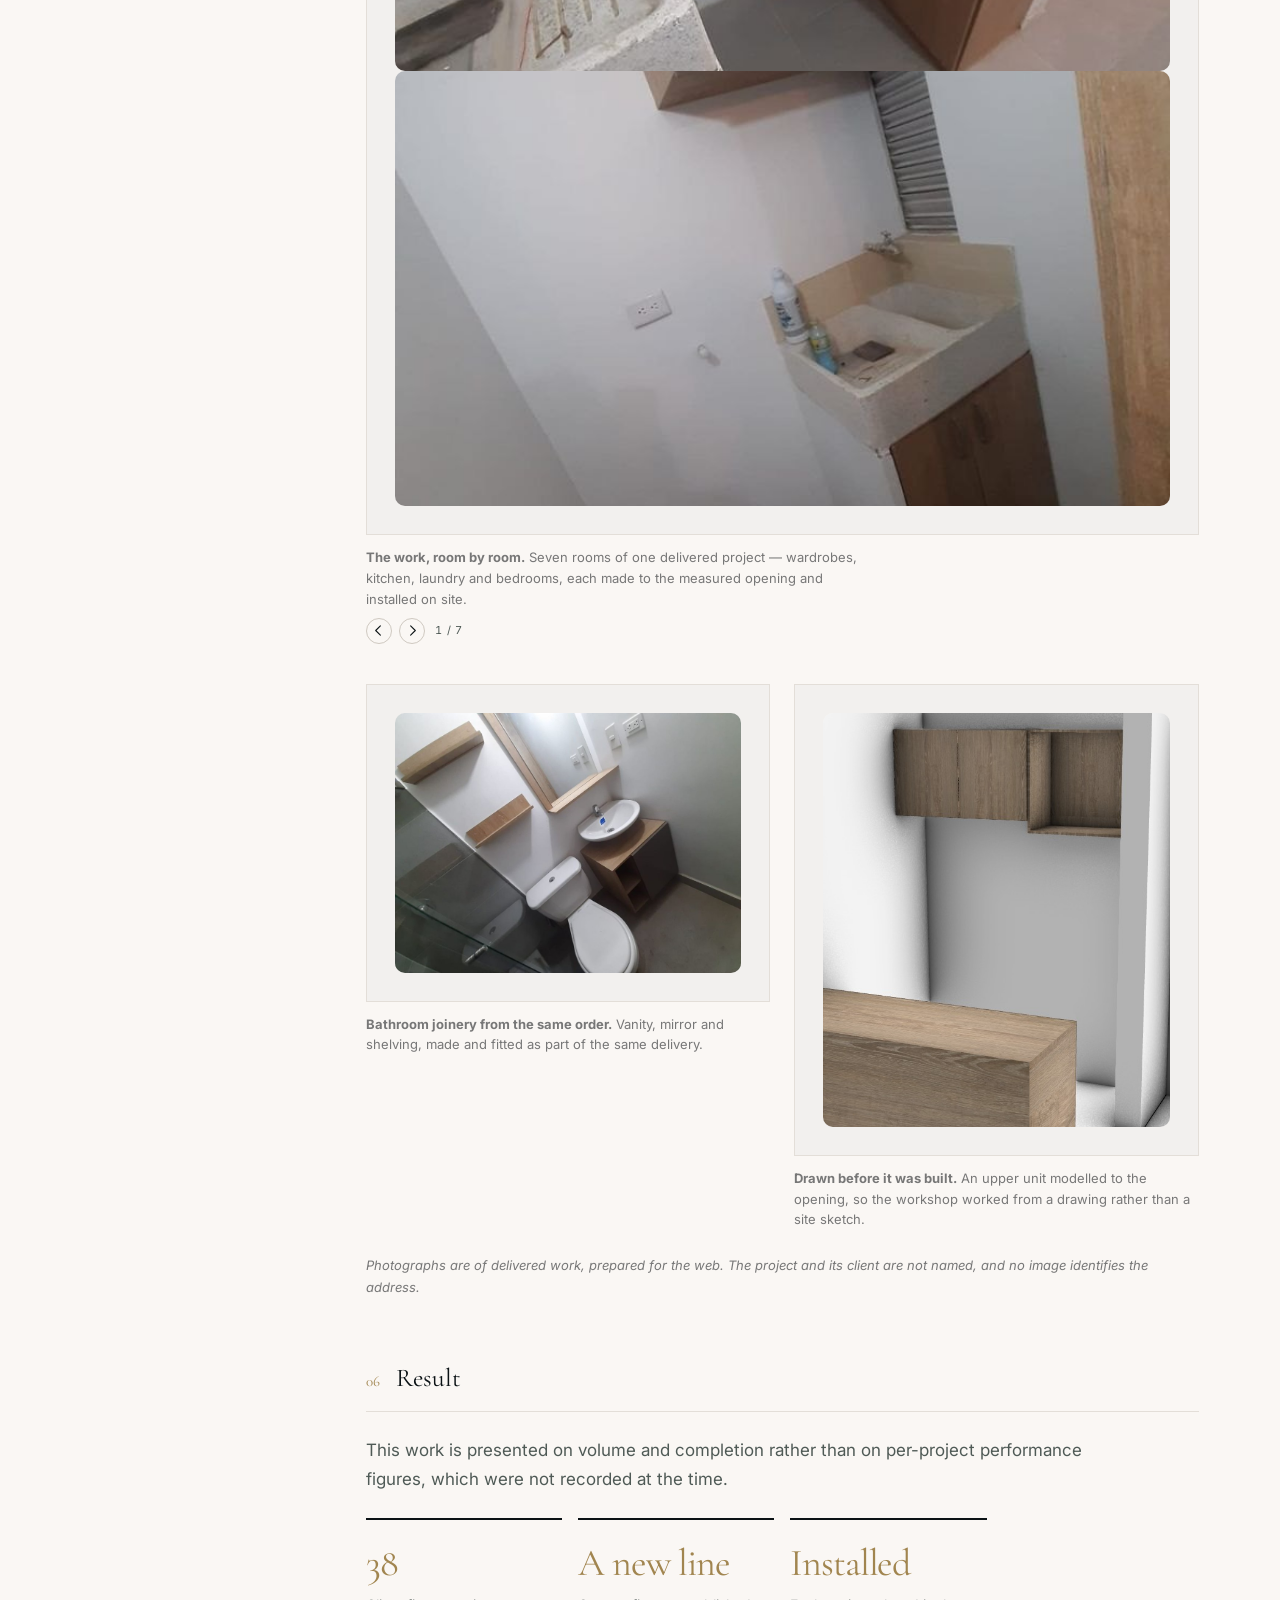
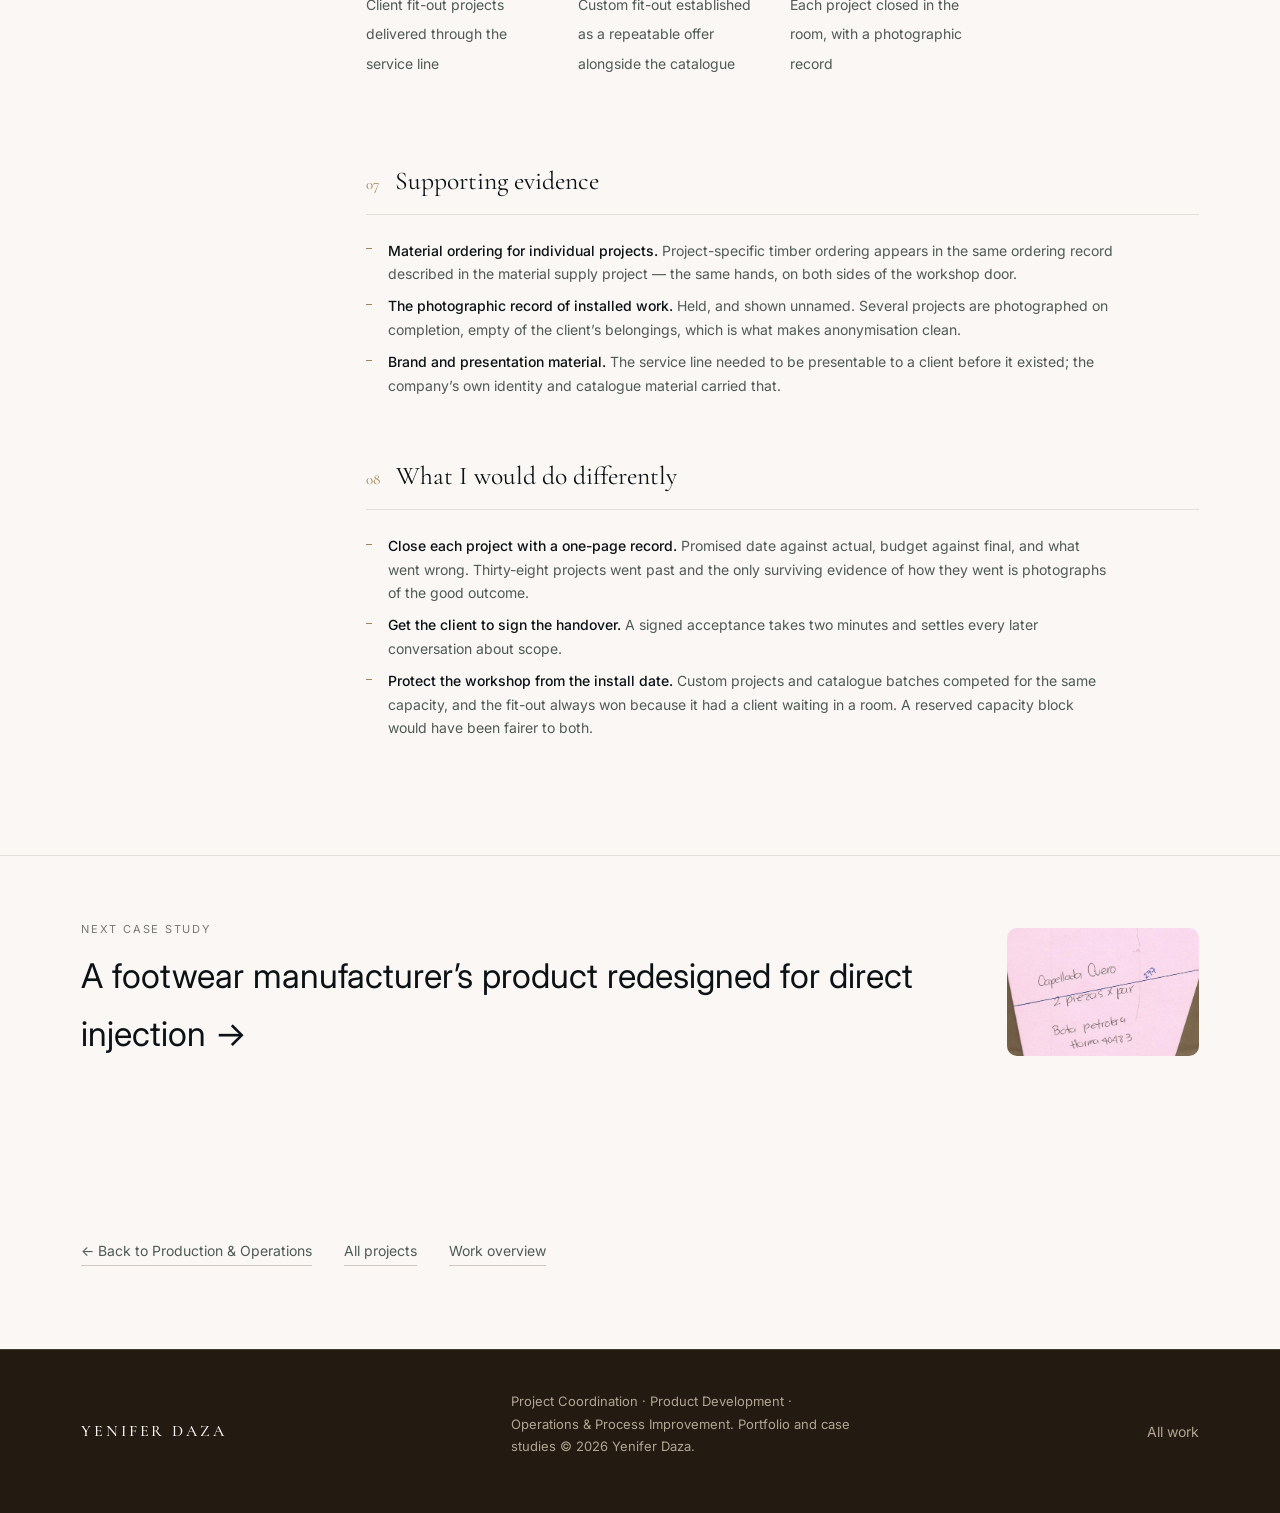
<file: projects/custom-fit-out-service.html>
<!DOCTYPE html>
<html lang="en">
<head>
  <meta name="robots" content="noindex, nofollow">
  <meta charset="utf-8">
  <meta name="viewport" content="width=device-width, initial-scale=1">
  <title>A custom fit-out service line, built and then run — Yenifer Daza</title>
  <meta name="description" content="Case study: a custom interior fit-out service line set up inside a furniture manufacturer and then run across 38 client projects, from site measurement through design, supplier and installer scheduling, to installed handover.">
  <meta name="theme-color" content="#FAF7F4">

  <link rel="preconnect" href="https://fonts.googleapis.com">
  <link rel="preconnect" href="https://fonts.gstatic.com" crossorigin>
  <link href="https://fonts.googleapis.com/css2?family=Cormorant+Garamond:ital,wght@0,300;0,400;0,500;0,600;1,300;1,400&family=Inter:wght@300..600&display=swap" rel="stylesheet">
  <link rel="stylesheet" href="../assets/css/main.css">
</head>
<body>

  <a class="skip-link" href="#main">Skip to content</a>

  <!-- PHASE 1 ONLY -->
  <div class="pilot-bar">
    <div class="container pilot-bar__inner">
      <span class="pilot-bar__tag">Pilot</span>
      <p class="pilot-bar__text">Visual preview. All evidence shown is authentic work, cropped and prepared for the web. Naming and publication consents are still open.</p>
      <button class="pilot-bar__close" type="button" aria-label="Dismiss preview notice">&times;</button>
    </div>
  </div>

  <header class="site-header">
    <div class="container site-header__inner">
      <a class="wordmark" href="../index.html">Yenifer <span>Daza</span></a>
      <nav class="nav" aria-label="Primary">
        <a class="nav__link" href="../index.html#work">Work</a>
        <a class="nav__link" href="../index.html#process">How I Work</a>
        <a class="nav__link" href="../index.html#about">About</a>
        <a class="nav__link" href="../index.html#contact">Contact</a>
      </nav>
      <button class="menu-toggle" type="button" aria-expanded="false" aria-controls="mobile-nav" aria-label="Open menu">
        <span></span><span></span><span></span>
      </button>
    </div>
  </header>

  <div class="nav-overlay" id="mobile-nav" aria-hidden="true">
    <nav aria-label="Mobile">
      <ul class="nav-overlay__list">
        <li><a class="nav-overlay__link" href="../index.html#work">Work</a></li>
        <li><a class="nav-overlay__link" href="../index.html#process">How I Work</a></li>
        <li><a class="nav-overlay__link" href="../index.html#about">About</a></li>
        <li><a class="nav-overlay__link" href="../index.html#contact">Contact</a></li>
      </ul>
    </nav>
    <p class="nav-overlay__meta">Project Coordination &middot; Product Development &middot; Operations &amp; Process Improvement</p>
  </div>

  <nav class="crumbs" aria-label="Breadcrumb">
    <div class="container crumbs__inner">
      <a href="../index.html#work">Work</a>
      <span class="crumbs__sep" aria-hidden="true">/</span>
      <a href="../areas/production-operations.html">Production &amp; Operations</a>
      <span class="crumbs__sep" aria-hidden="true">/</span>
      <span class="crumbs__here" aria-current="page">Custom fit-out service line</span>
    </div>
  </nav>

  <main id="main">

    <section class="cs-hero">
      <div class="container">
        <a class="cs-back" href="../index.html#work"><span aria-hidden="true">&larr;</span> All work</a>
        <!-- CONFIRM: employer naming consent -->
        <span class="eyebrow cs-hero__eyebrow">Case study &middot; Driftwood &middot; Project Coordination</span>
        <h1 class="cs-hero__title">A custom fit-out service line, built from nothing and then run across 38 client projects</h1>
        <p class="cs-hero__lede">
          A furniture manufacturer kept being asked for work it had no way of delivering: interiors
          measured, made and installed in someone&rsquo;s own home or premises. I built the service line
          that made it a repeatable offer, then coordinated each project through it &mdash; site
          measurement, design, suppliers, installers and schedule &mdash; to installed handover.
        </p>

        <figure class="cs-cover">
          <img src="../assets/img/evidence/cs-dw6-cover.jpg"
               width="960" height="411" alt="A delivered apartment fit-out photographed at handover, with the fitted kitchen joinery visible">
        </figure>
      </div>
    </section>

    <section class="section section--tight">
      <div class="container">
        <dl class="cs-meta">
          <div class="cs-meta__item">
            <dt>Context</dt>
            <dd>Driftwood &mdash; ready-to-assemble furniture manufacturer, Colombia</dd>
          </div>
          <div class="cs-meta__item">
            <dt>My role</dt>
            <dd>Developed the service line and coordinated delivery, project by project</dd>
          </div>
          <div class="cs-meta__item">
            <dt>Timeframe</dt>
            <!-- CONFIRM in Phase 2 -->
            <dd>2020 &ndash; 2022</dd>
          </div>
          <div class="cs-meta__item">
            <dt>Tools</dt>
            <dd>AutoCAD &middot; Rhinoceros &middot; Excel &middot; Site measurement</dd>
          </div>
        </dl>
      </div>
    </section>

    <section class="section" style="padding-top:0;">
      <div class="container">
        <div class="cs-body">

          <nav class="cs-toc" aria-label="Case study sections">
            <p class="cs-toc__title">Sections</p>
            <ul class="cs-toc__list">
              <li><a class="cs-toc__link" href="#overview">01 Overview</a></li>
              <li><a class="cs-toc__link" href="#need">02 Need &amp; challenge</a></li>
              <li><a class="cs-toc__link" href="#role">03 My role</a></li>
              <li><a class="cs-toc__link" href="#method">04 How I worked</a></li>
              <li><a class="cs-toc__link" href="#evidence">05 Selected evidence</a></li>
              <li><a class="cs-toc__link" href="#results">06 Result</a></li>
              <li><a class="cs-toc__link" href="#supporting">07 Supporting evidence</a></li>
              <li><a class="cs-toc__link" href="#lessons">08 What I would do differently</a></li>
            </ul>
          </nav>

          <div>

            <article class="cs-section" id="overview">
              <header class="cs-section__head">
                <span class="cs-num">01</span>
                <h2 class="cs-section__title">Project overview</h2>
              </header>
              <div class="cs-prose">
                <p>
                  A catalogue product is the same for everybody. A fit-out is not: it is measured in one
                  specific room, in a building that is never square, for a client who will be living in
                  it while the work happens. The company was good at the first thing and kept being
                  asked for the second.
                </p>
                <p>
                  Saying yes once is easy. Saying yes thirty-eight times, to thirty-eight different
                  rooms, without the workshop losing its rhythm or a client losing a promised date, is a
                  service line &mdash; a defined sequence, a known set of documents, and someone
                  accountable for the handoffs. That is what this project was.
                </p>
              </div>
              <div class="callout">
                <span class="callout__label">Why this project matters</span>
                <p>
                  It is the clearest example in this portfolio of building the capability and then
                  running it: the same person defined how the work would flow and then carried projects
                  through it, repeatedly, to an installed result.
                </p>
              </div>
            </article>

            <article class="cs-section" id="need">
              <header class="cs-section__head">
                <span class="cs-num">02</span>
                <h2 class="cs-section__title">Need &amp; challenge</h2>
              </header>
              <div class="cs-prose">
                <p>
                  Custom work arrived project by project, with nothing in common between one and the
                  next. That produced four problems at once:
                </p>
              </div>
              <ul class="cs-list">
                <li><strong>No repeatable route.</strong> Each project was solved from the beginning &mdash; how it was quoted, drawn, made, scheduled and installed.</li>
                <li><strong>Two production logics in one workshop.</strong> Catalogue products run in batches; a fit-out runs to one date in one room. They compete for the same machines and the same people.</li>
                <li><strong>Dependencies outside the building.</strong> Suppliers, installers and site trades all had to land in the right order, on a site the company did not control.</li>
                <li><strong>A client living with the work.</strong> The end of a fit-out is not a despatch note. It is a handover, in person, in a finished room.</li>
              </ul>
            </article>

            <article class="cs-section" id="role">
              <header class="cs-section__head">
                <span class="cs-num">03</span>
                <h2 class="cs-section__title">My role</h2>
              </header>
              <div class="cs-prose">
                <p>
                  This was a team delivery, and the boundary matters here more than on any other page in
                  this portfolio: <strong>the drawings, renders and 3D models for these projects were
                  overwhelmingly produced by the company&rsquo;s design team, not by me.</strong> My work
                  was the service and its coordination.
                </p>
              </div>
              <ul class="cs-list">
                <li><strong>Owned:</strong> the service line &mdash; defining how a custom project is taken from first client contact to installed handover, and what exists at each step.</li>
                <li><strong>Owned:</strong> site visits and measurement, the requirements that came out of them, the budget, and the project schedule.</li>
                <li><strong>Coordinated:</strong> suppliers, the workshop, installers and site trades against the install date, project by project, and resolved the issues that surfaced on site.</li>
                <li><strong>Coordinated:</strong> the material ordering behind individual projects, which is evidenced in the ordering record under my own identity.</li>
                <li><strong>Did not own:</strong> the design drawings, renders and 3D models, the fabrication itself, or the installation labour.</li>
              </ul>
              <div class="quote">
                <p>A coordinator leaves very few files behind, and that is exactly what the record shows here: the drawings on these projects are other people&rsquo;s. What is mine is that thirty-eight of them reached a client&rsquo;s room and were handed over.</p>
              </div>
            </article>

            <article class="cs-section" id="method">
              <header class="cs-section__head">
                <span class="cs-num">04</span>
                <h2 class="cs-section__title">How I worked</h2>
              </header>
              <div class="cs-prose">
                <p>Every project ran the same five steps, in the same order, whatever its size.</p>
              </div>
              <ul class="cs-list">
                <li><strong>Measure before promising.</strong> Site visit first, with dimensions and finishes recorded on a drawing the workshop and the installers would both work from. Nothing is quoted from a photograph.</li>
                <li><strong>Turn the room into requirements.</strong> What the client wants, what the building allows and what the workshop can make, reconciled once, in writing, before design begins.</li>
                <li><strong>Schedule backwards from the install date.</strong> The install date is the fixed point; supply, fabrication and trades are placed behind it, not in front of it.</li>
                <li><strong>Hold the suppliers and the trades together.</strong> A fit-out fails at the joints between people, so the coordination effort goes there rather than into the drawing.</li>
                <li><strong>Close it in the room.</strong> Handover happens on site, with the client, in the finished space &mdash; and the finished space is photographed.</li>
              </ul>
            </article>

            <article class="cs-section" id="evidence">
              <header class="cs-section__head">
                <span class="cs-num">05</span>
                <h2 class="cs-section__title">Selected evidence</h2>
              </header>
              <div class="cs-prose">
                <p>
                  Client projects are shown unnamed and will stay unnamed unless a client gives explicit
                  permission. What can be shown is the sequence every project ran through, the document
                  that starts it, and the state it ends in.
                </p>
              </div>

                            <figure class="figure figure--wide" data-seq>
                <div class="ev__frame">
                  <img src="../assets/img/evidence/dw6-room-01.jpg"
                       width="900" height="675" loading="lazy" alt="A bedroom with a fitted two-door timber wardrobe">
                  <img src="../assets/img/evidence/dw6-room-02.jpg"
                       width="900" height="675" loading="lazy" hidden alt="A bedroom corner with a tall fitted wardrobe">
                  <img src="../assets/img/evidence/dw6-room-03.jpg"
                       width="900" height="675" loading="lazy" hidden alt="A bedroom with fitted wardrobe doors along one wall">
                  <img src="../assets/img/evidence/dw6-room-04.jpg"
                       width="900" height="675" loading="lazy" hidden alt="An empty bedroom with the fitted joinery installed">
                  <img src="../assets/img/evidence/dw6-kitchen.jpg"
                       width="720" height="960" loading="lazy" hidden alt="A fitted galley kitchen with timber worktop and sink">
                  <img src="../assets/img/evidence/dw6-wardrobe.jpg"
                       width="720" height="960" loading="lazy" hidden alt="A fitted wardrobe with a curved end panel beside a doorway">
                  <img src="../assets/img/evidence/dw6-laundry.jpg"
                       width="720" height="960" loading="lazy" hidden alt="A laundry area with fitted overhead cabinets and a sink">
                </div>
                <figcaption class="figure__cap">
                  <strong>The work, room by room.</strong> Seven rooms of one delivered project — wardrobes, kitchen, laundry and bedrooms, each made to the measured opening and installed on site.
                </figcaption>
              </figure>

              <div class="figure-grid">
                <figure class="figure">
                  <div class="ev__frame">
                    <img src="../assets/img/evidence/dw6-bathroom.jpg"
                         width="940" height="705" loading="lazy" alt="A finished bathroom with a fitted timber vanity unit, mirror and wall shelves">
                  </div>
                  <figcaption class="figure__cap">
                    <strong>Bathroom joinery from the same order.</strong> Vanity, mirror and shelving, made and fitted as part of the same delivery.
                  </figcaption>
                </figure>
                <figure class="figure figure--doc">
                  <div class="ev__frame">
                    <img src="../assets/img/evidence/dw6-module-stove.jpg"
                         width="565" height="675" loading="lazy" alt="A 3D model of an upper kitchen cabinet module above the cooker position">
                  </div>
                  <figcaption class="figure__cap">
                    <strong>Drawn before it was built.</strong> An upper unit modelled to the opening, so the workshop worked from a drawing rather than a site sketch.
                  </figcaption>
                </figure>
              </div>
              <p class="verify-note">Photographs are of delivered work, prepared for the web. The project and its client are not named, and no image identifies the address.</p>
            </article>

            <article class="cs-section" id="results">
              <header class="cs-section__head">
                <span class="cs-num">06</span>
                <h2 class="cs-section__title">Result</h2>
              </header>
              <div class="cs-prose">
                <p>
                  This work is presented on volume and completion rather than on per-project
                  performance figures, which were not recorded at the time.
                </p>
              </div>
              <div class="results">
                <div class="result-card">
                  <span class="result-card__value">38</span>
                  <span class="result-card__label">Client fit-out projects delivered through the service line</span>
                </div>
                <div class="result-card">
                  <span class="result-card__value">A new line</span>
                  <span class="result-card__label">Custom fit-out established as a repeatable offer alongside the catalogue</span>
                </div>
                <div class="result-card">
                  <span class="result-card__value">Installed</span>
                  <span class="result-card__label">Each project closed in the room, with a photographic record</span>
                </div>
              </div>
            </article>

            <article class="cs-section" id="supporting">
              <header class="cs-section__head">
                <span class="cs-num">07</span>
                <h2 class="cs-section__title">Supporting evidence</h2>
              </header>
              <ul class="cs-list">
                <li><strong>Material ordering for individual projects.</strong> Project-specific timber ordering appears in the same ordering record described in the material supply project &mdash; the same hands, on both sides of the workshop door.</li>
                <li><strong>The photographic record of installed work.</strong> Held, and shown unnamed. Several projects are photographed on completion, empty of the client&rsquo;s belongings, which is what makes anonymisation clean.</li>
                <li><strong>Brand and presentation material.</strong> The service line needed to be presentable to a client before it existed; the company&rsquo;s own identity and catalogue material carried that.</li>
              </ul>
            </article>

            <article class="cs-section" id="lessons">
              <header class="cs-section__head">
                <span class="cs-num">08</span>
                <h2 class="cs-section__title">What I would do differently</h2>
              </header>
              <ul class="cs-list">
                <li><strong>Close each project with a one-page record.</strong> Promised date against actual, budget against final, and what went wrong. Thirty-eight projects went past and the only surviving evidence of how they went is photographs of the good outcome.</li>
                <li><strong>Get the client to sign the handover.</strong> A signed acceptance takes two minutes and settles every later conversation about scope.</li>
                <li><strong>Protect the workshop from the install date.</strong> Custom projects and catalogue batches competed for the same capacity, and the fit-out always won because it had a client waiting in a room. A reserved capacity block would have been fairer to both.</li>
              </ul>
            </article>

          </div>
        </div>
      </div>
    </section>

    <section class="next-project">
      <div class="container">
        <a class="next-project__link" href="footwear-product-redesign.html">
          <div>
            <span class="next-project__label">Next case study</span>
            <span class="next-project__title">A footwear manufacturer&rsquo;s product redesigned for direct injection <span aria-hidden="true">&rarr;</span></span>
          </div>
          <div class="next-project__media">
            <img src="../assets/img/evidence/cs-ic1-cover.jpg"
                 width="1600" height="686" loading="lazy" alt="">
          </div>
        </a>
      </div>
    </section>

    <nav class="onward container" aria-label="Continue">
      <div class="onward__routes">
        <a href="../areas/production-operations.html">&larr; Back to Production &amp; Operations</a>
        <a href="../index.html#worklist">All projects</a>
        <a href="../index.html#work">Work overview</a>
      </div>
    </nav>

  </main>

  <footer class="site-footer">
    <div class="container site-footer__inner">
      <span class="wordmark">Yenifer <span>Daza</span></span>
      <p class="site-footer__note">
        Project Coordination &middot; Product Development &middot; Operations &amp; Process Improvement.
        Portfolio and case studies &copy; <span data-year>2026</span> Yenifer Daza.
      </p>
      <a href="../index.html#work">All work</a>
    </div>
  </footer>

  <script src="../assets/js/main.js"></script>
</body>
</html>
</file>
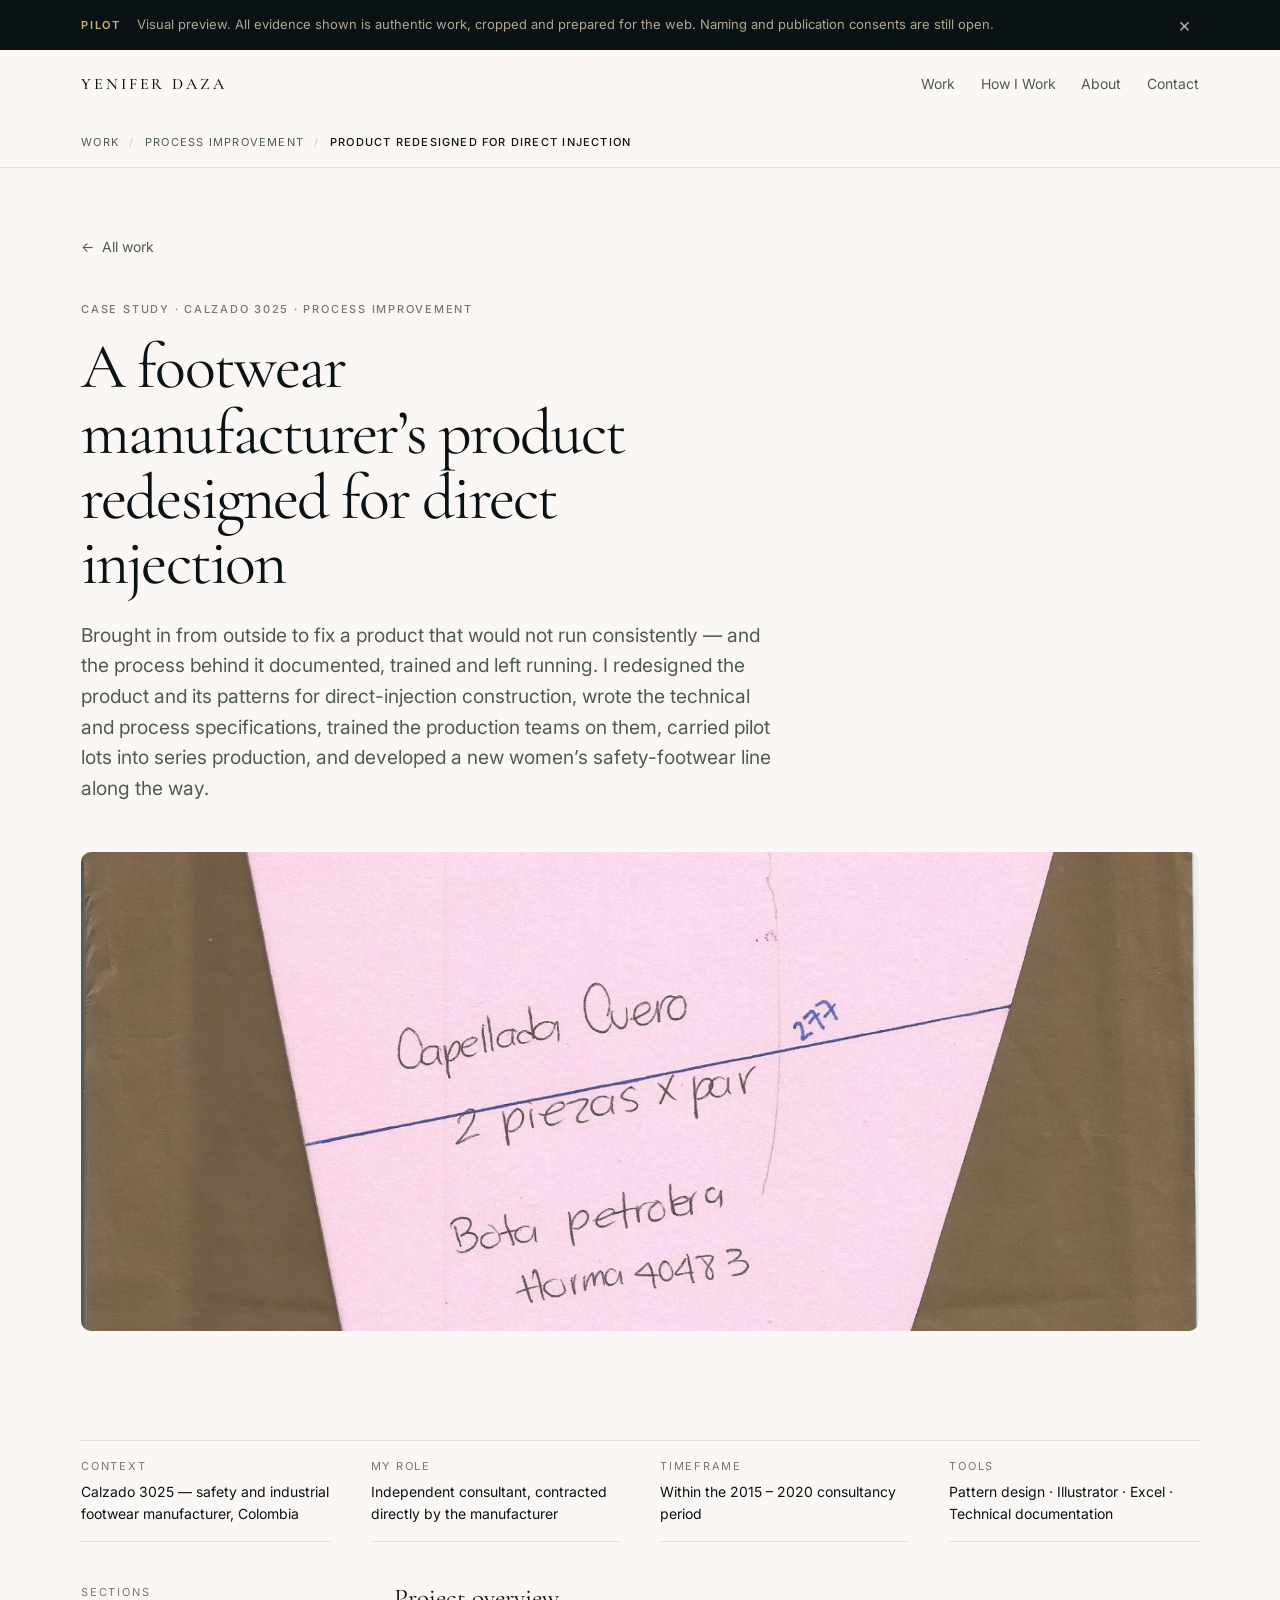
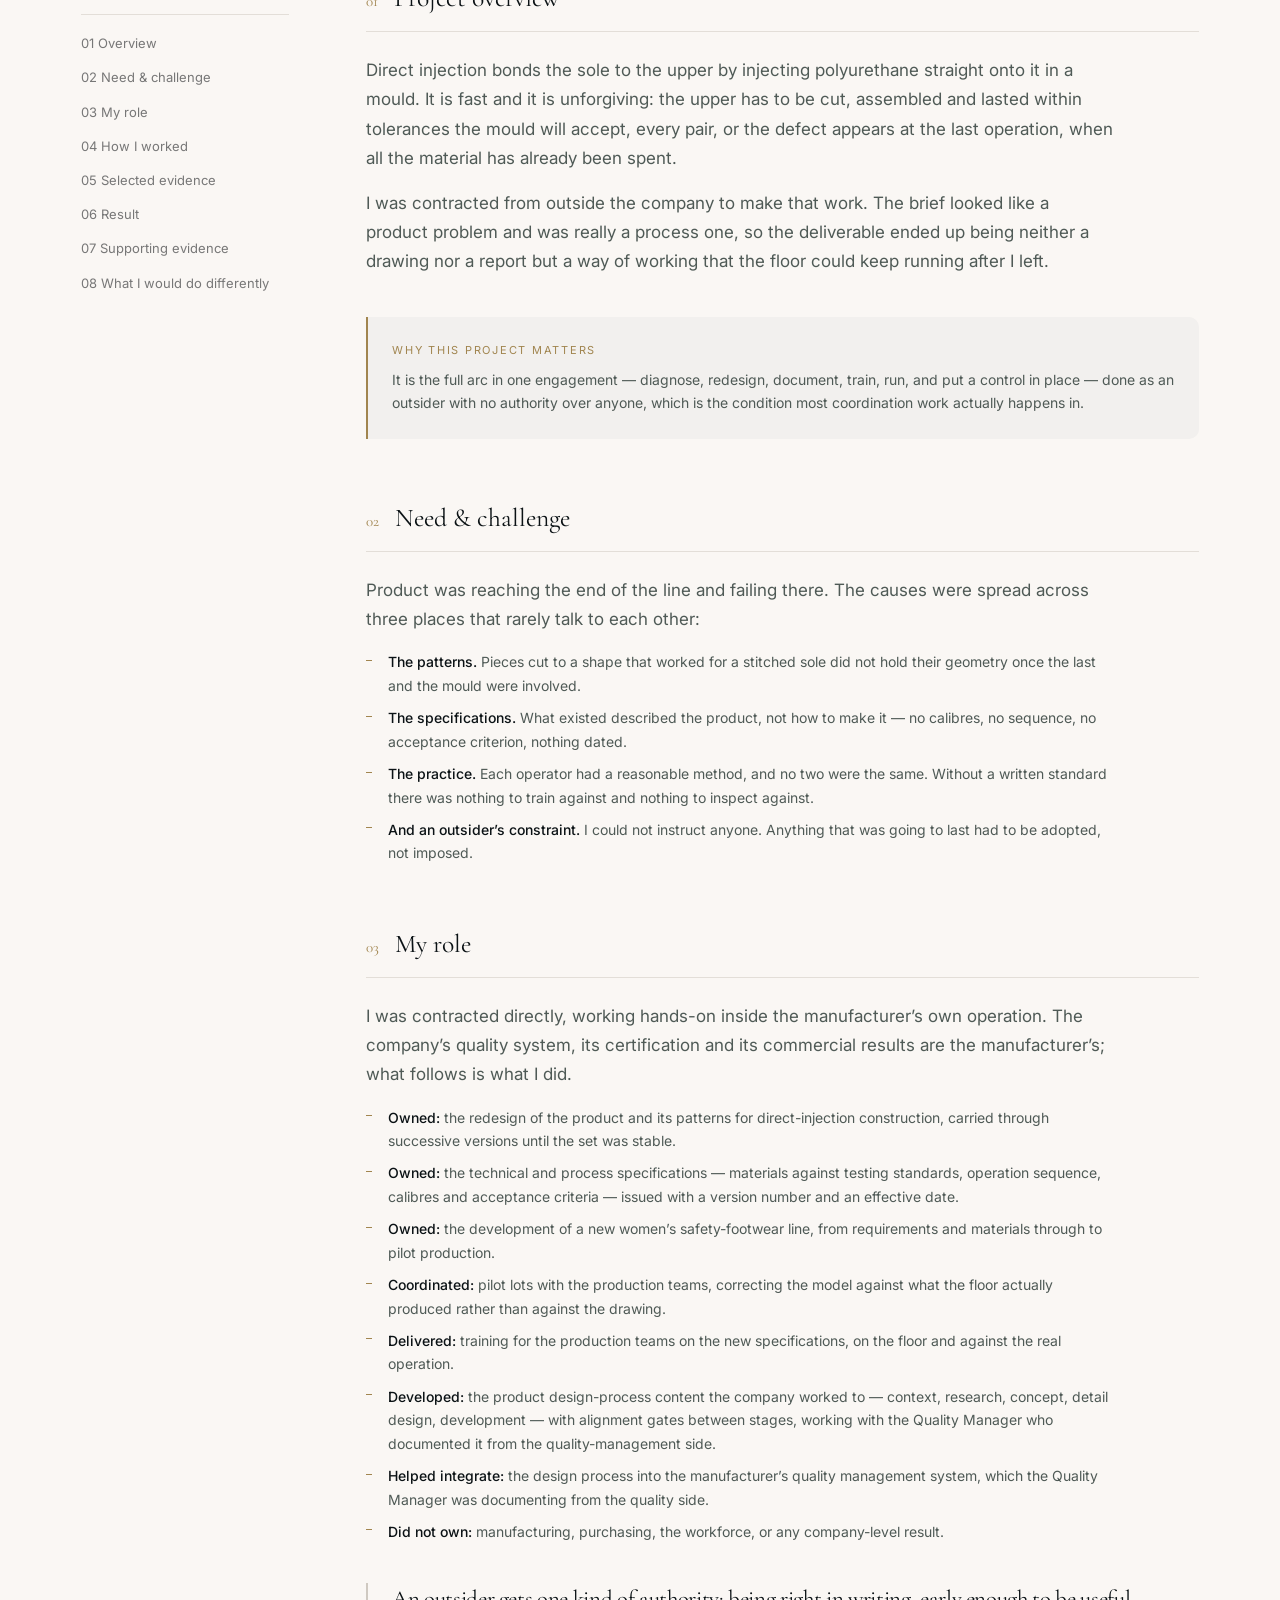
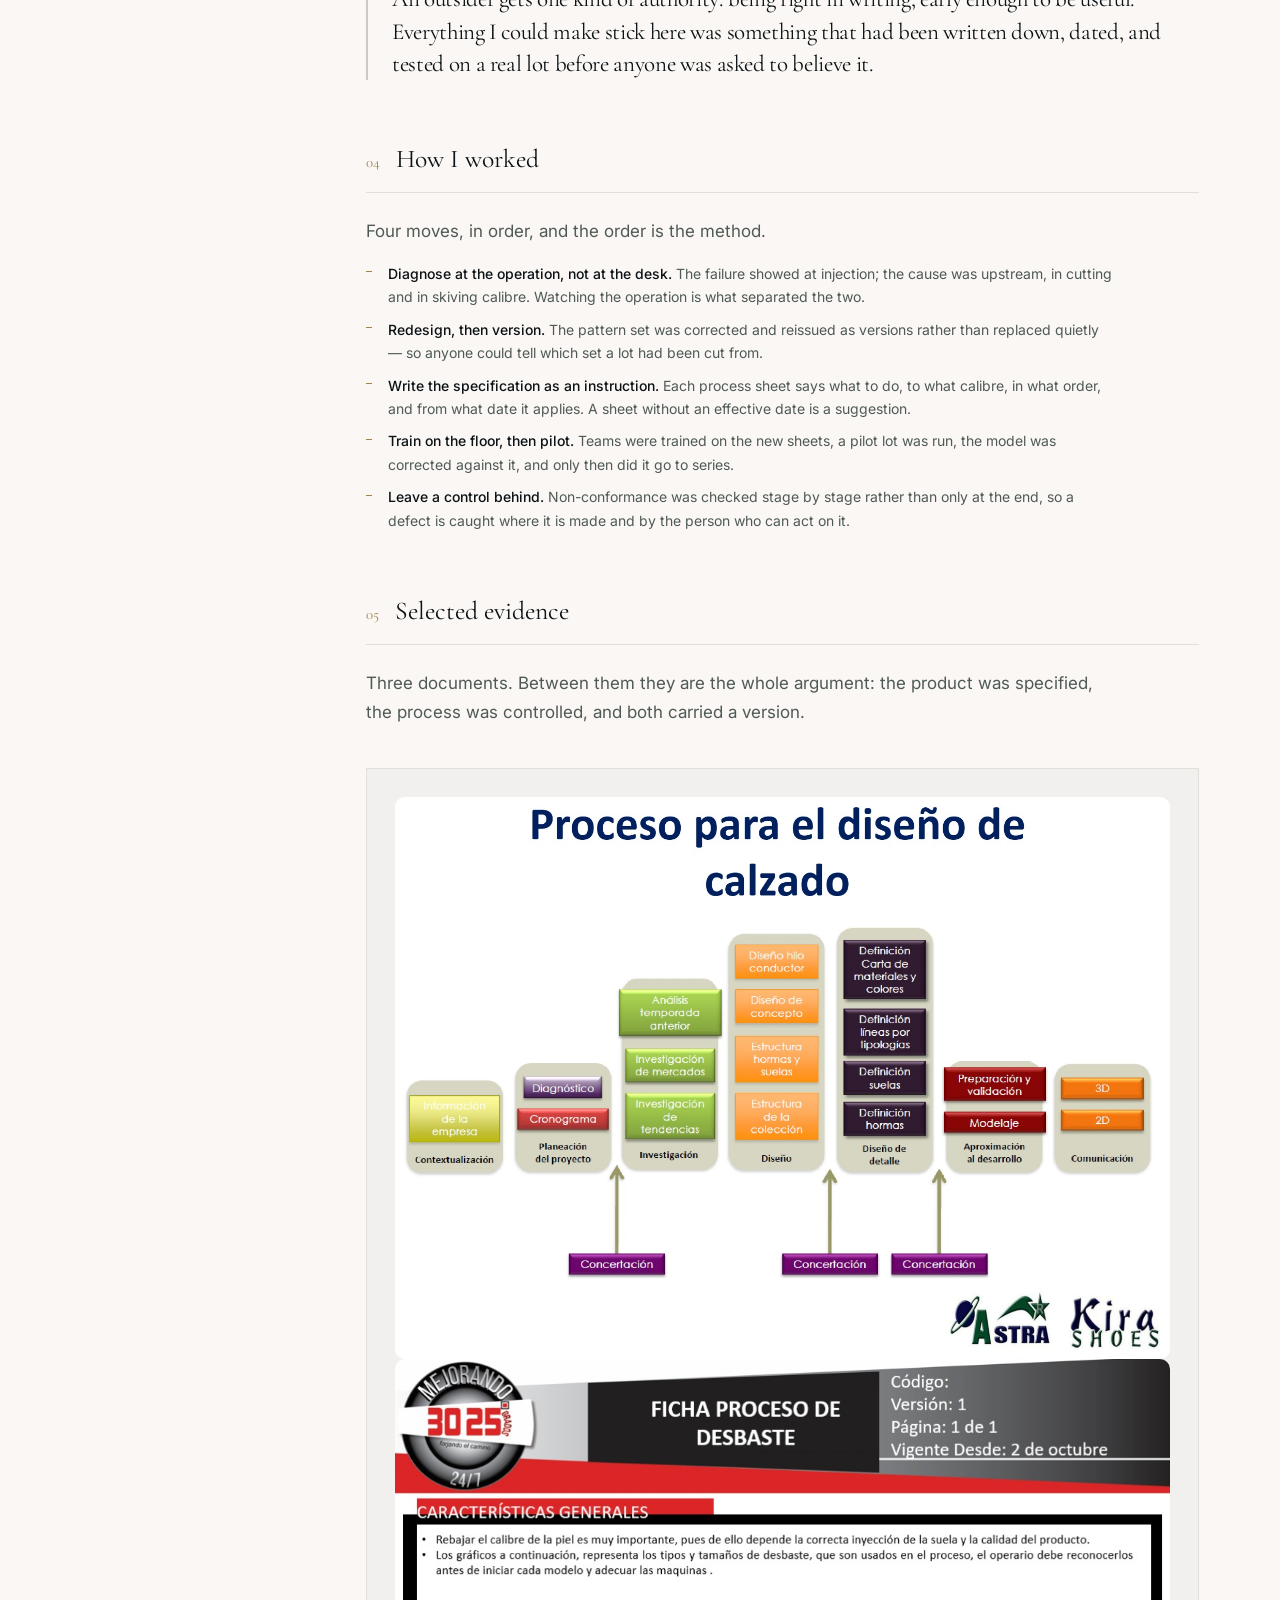
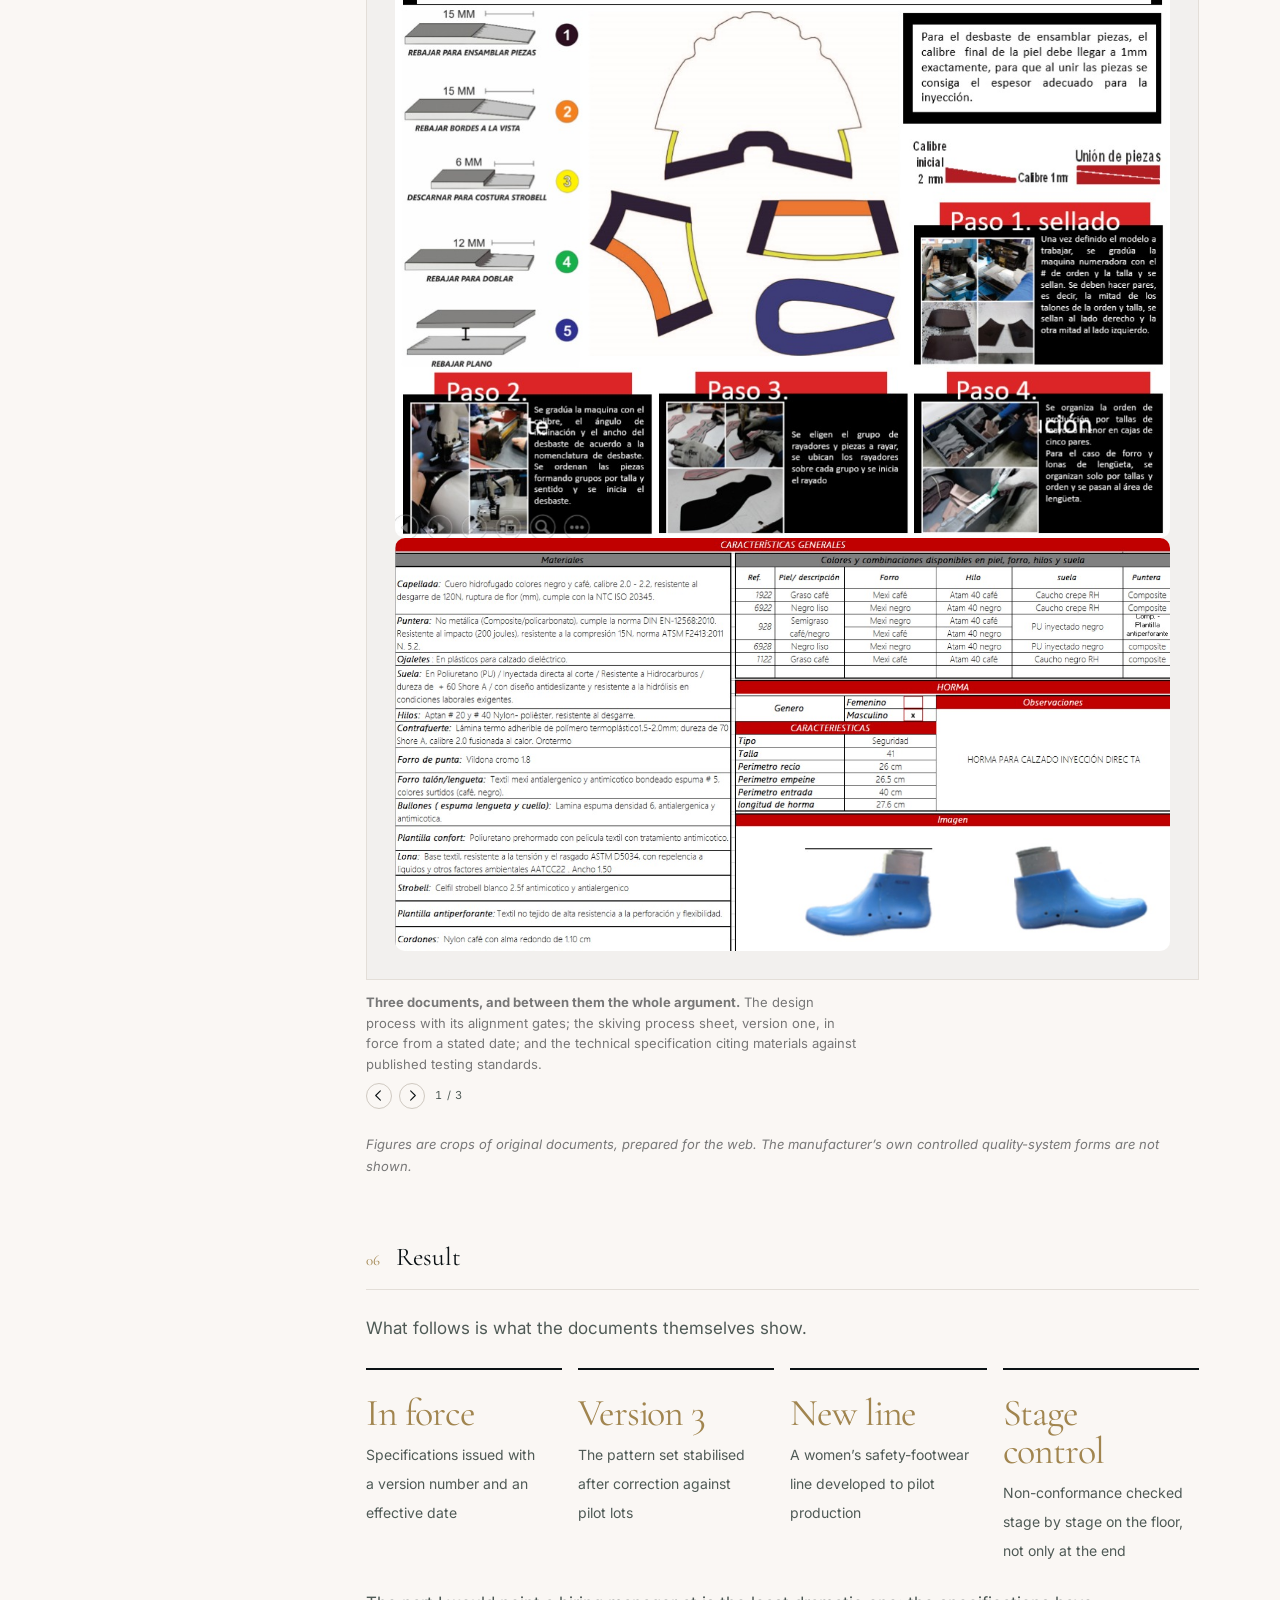
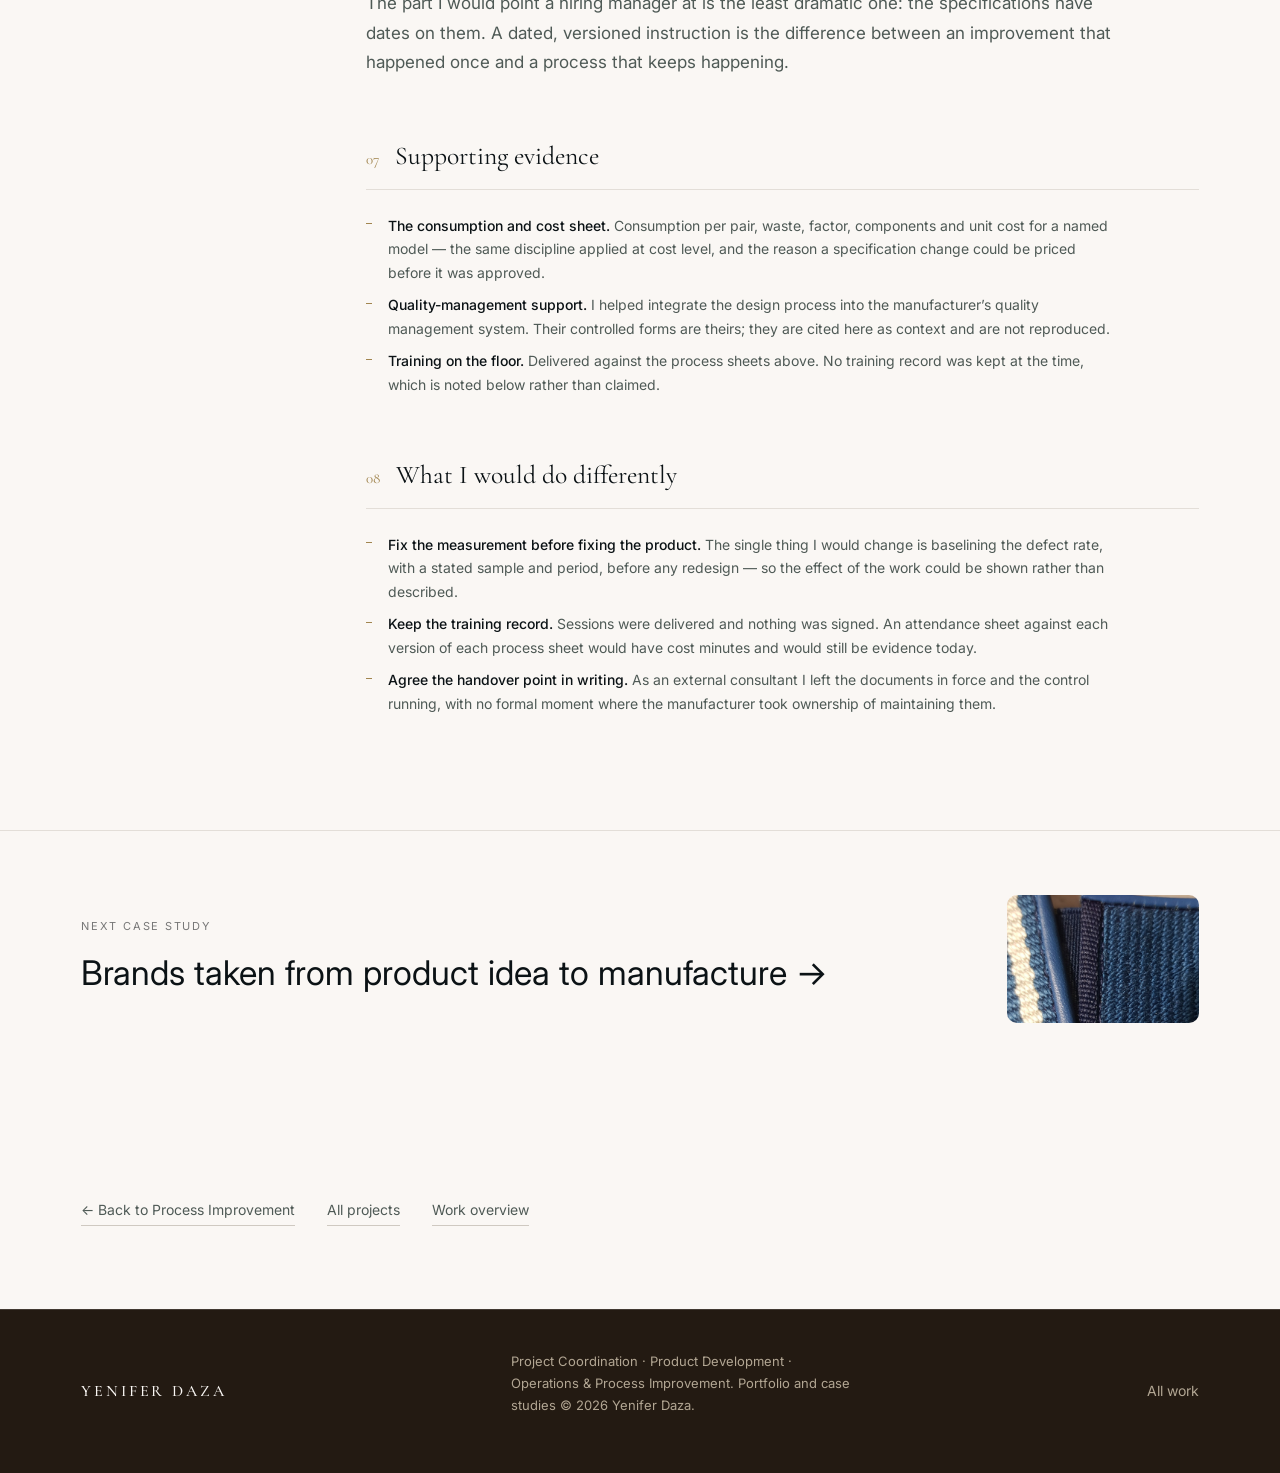
<file: projects/footwear-product-redesign.html>
<!DOCTYPE html>
<html lang="en">
<head>
  <meta name="robots" content="noindex, nofollow">
  <meta charset="utf-8">
  <meta name="viewport" content="width=device-width, initial-scale=1">
  <title>Product redesigned for direct injection — Yenifer Daza</title>
  <meta name="description" content="Case study: a footwear manufacturer's product and patterns redesigned for direct-injection construction, the technical and process specifications written under version control, the production teams trained on them, pilot lots carried into series production, and a new women's safety-footwear line developed.">
  <meta name="theme-color" content="#FAF7F4">

  <link rel="preconnect" href="https://fonts.googleapis.com">
  <link rel="preconnect" href="https://fonts.gstatic.com" crossorigin>
  <link href="https://fonts.googleapis.com/css2?family=Cormorant+Garamond:ital,wght@0,300;0,400;0,500;0,600;1,300;1,400&family=Inter:wght@300..600&display=swap" rel="stylesheet">
  <link rel="stylesheet" href="../assets/css/main.css">
</head>
<body>

  <a class="skip-link" href="#main">Skip to content</a>

  <!-- PHASE 1 ONLY -->
  <div class="pilot-bar">
    <div class="container pilot-bar__inner">
      <span class="pilot-bar__tag">Pilot</span>
      <p class="pilot-bar__text">Visual preview. All evidence shown is authentic work, cropped and prepared for the web. Naming and publication consents are still open.</p>
      <button class="pilot-bar__close" type="button" aria-label="Dismiss preview notice">&times;</button>
    </div>
  </div>

  <header class="site-header">
    <div class="container site-header__inner">
      <a class="wordmark" href="../index.html">Yenifer <span>Daza</span></a>
      <nav class="nav" aria-label="Primary">
        <a class="nav__link" href="../index.html#work">Work</a>
        <a class="nav__link" href="../index.html#process">How I Work</a>
        <a class="nav__link" href="../index.html#about">About</a>
        <a class="nav__link" href="../index.html#contact">Contact</a>
      </nav>
      <button class="menu-toggle" type="button" aria-expanded="false" aria-controls="mobile-nav" aria-label="Open menu">
        <span></span><span></span><span></span>
      </button>
    </div>
  </header>

  <div class="nav-overlay" id="mobile-nav" aria-hidden="true">
    <nav aria-label="Mobile">
      <ul class="nav-overlay__list">
        <li><a class="nav-overlay__link" href="../index.html#work">Work</a></li>
        <li><a class="nav-overlay__link" href="../index.html#process">How I Work</a></li>
        <li><a class="nav-overlay__link" href="../index.html#about">About</a></li>
        <li><a class="nav-overlay__link" href="../index.html#contact">Contact</a></li>
      </ul>
    </nav>
    <p class="nav-overlay__meta">Project Coordination &middot; Product Development &middot; Operations &amp; Process Improvement</p>
  </div>

  <nav class="crumbs" aria-label="Breadcrumb">
    <div class="container crumbs__inner">
      <a href="../index.html#work">Work</a>
      <span class="crumbs__sep" aria-hidden="true">/</span>
      <a href="../areas/process-improvement.html">Process Improvement</a>
      <span class="crumbs__sep" aria-hidden="true">/</span>
      <span class="crumbs__here" aria-current="page">Product redesigned for direct injection</span>
    </div>
  </nav>

  <main id="main">

    <section class="cs-hero">
      <div class="container">
        <a class="cs-back" href="../index.html#work"><span aria-hidden="true">&larr;</span> All work</a>
        <!-- CONFIRM: client naming consent -->
        <span class="eyebrow cs-hero__eyebrow">Case study &middot; Calzado 3025 &middot; Process Improvement</span>
        <h1 class="cs-hero__title">A footwear manufacturer&rsquo;s product redesigned for direct injection</h1>
        <p class="cs-hero__lede">
          Brought in from outside to fix a product that would not run consistently &mdash; and the
          process behind it documented, trained and left running. I redesigned the product and its
          patterns for direct-injection construction, wrote the technical and process specifications,
          trained the production teams on them, carried pilot lots into series production, and
          developed a new women&rsquo;s safety-footwear line along the way.
        </p>

        <figure class="cs-cover">
          <img src="../assets/img/evidence/cs-ic1-cover.jpg"
               width="1600" height="686" alt="A pattern piece annotated by hand: Capellada Cuero, 2 pieces per pair, for a petroleum-industry boot on last 40483">
        </figure>
      </div>
    </section>

    <section class="section section--tight">
      <div class="container">
        <dl class="cs-meta">
          <div class="cs-meta__item">
            <dt>Context</dt>
            <dd>Calzado 3025 &mdash; safety and industrial footwear manufacturer, Colombia</dd>
          </div>
          <div class="cs-meta__item">
            <dt>My role</dt>
            <dd>Independent consultant, contracted directly by the manufacturer</dd>
          </div>
          <div class="cs-meta__item">
            <dt>Timeframe</dt>
            <!-- CONFIRM in Phase 2 -->
            <dd>Within the 2015 &ndash; 2020 consultancy period</dd>
          </div>
          <div class="cs-meta__item">
            <dt>Tools</dt>
            <dd>Pattern design &middot; Illustrator &middot; Excel &middot; Technical documentation</dd>
          </div>
        </dl>
      </div>
    </section>

    <section class="section" style="padding-top:0;">
      <div class="container">
        <div class="cs-body">

          <nav class="cs-toc" aria-label="Case study sections">
            <p class="cs-toc__title">Sections</p>
            <ul class="cs-toc__list">
              <li><a class="cs-toc__link" href="#overview">01 Overview</a></li>
              <li><a class="cs-toc__link" href="#need">02 Need &amp; challenge</a></li>
              <li><a class="cs-toc__link" href="#role">03 My role</a></li>
              <li><a class="cs-toc__link" href="#method">04 How I worked</a></li>
              <li><a class="cs-toc__link" href="#evidence">05 Selected evidence</a></li>
              <li><a class="cs-toc__link" href="#results">06 Result</a></li>
              <li><a class="cs-toc__link" href="#supporting">07 Supporting evidence</a></li>
              <li><a class="cs-toc__link" href="#lessons">08 What I would do differently</a></li>
            </ul>
          </nav>

          <div>

            <article class="cs-section" id="overview">
              <header class="cs-section__head">
                <span class="cs-num">01</span>
                <h2 class="cs-section__title">Project overview</h2>
              </header>
              <div class="cs-prose">
                <p>
                  Direct injection bonds the sole to the upper by injecting polyurethane straight onto
                  it in a mould. It is fast and it is unforgiving: the upper has to be cut, assembled
                  and lasted within tolerances the mould will accept, every pair, or the defect appears
                  at the last operation, when all the material has already been spent.
                </p>
                <p>
                  I was contracted from outside the company to make that work. The brief looked like a
                  product problem and was really a process one, so the deliverable ended up being
                  neither a drawing nor a report but a way of working that the floor could keep running
                  after I left.
                </p>
              </div>
              <div class="callout">
                <span class="callout__label">Why this project matters</span>
                <p>
                  It is the full arc in one engagement &mdash; diagnose, redesign, document, train, run,
                  and put a control in place &mdash; done as an outsider with no authority over anyone,
                  which is the condition most coordination work actually happens in.
                </p>
              </div>
            </article>

            <article class="cs-section" id="need">
              <header class="cs-section__head">
                <span class="cs-num">02</span>
                <h2 class="cs-section__title">Need &amp; challenge</h2>
              </header>
              <div class="cs-prose">
                <p>
                  Product was reaching the end of the line and failing there. The causes were spread
                  across three places that rarely talk to each other:
                </p>
              </div>
              <ul class="cs-list">
                <li><strong>The patterns.</strong> Pieces cut to a shape that worked for a stitched sole did not hold their geometry once the last and the mould were involved.</li>
                <li><strong>The specifications.</strong> What existed described the product, not how to make it &mdash; no calibres, no sequence, no acceptance criterion, nothing dated.</li>
                <li><strong>The practice.</strong> Each operator had a reasonable method, and no two were the same. Without a written standard there was nothing to train against and nothing to inspect against.</li>
                <li><strong>And an outsider&rsquo;s constraint.</strong> I could not instruct anyone. Anything that was going to last had to be adopted, not imposed.</li>
              </ul>
            </article>

            <article class="cs-section" id="role">
              <header class="cs-section__head">
                <span class="cs-num">03</span>
                <h2 class="cs-section__title">My role</h2>
              </header>
              <div class="cs-prose">
                <p>
                  I was contracted directly, working hands-on inside the manufacturer&rsquo;s own
                  operation. The company&rsquo;s quality system, its certification and its commercial
                  results are the manufacturer&rsquo;s; what follows is what I did.
                </p>
              </div>
              <ul class="cs-list">
                <li><strong>Owned:</strong> the redesign of the product and its patterns for direct-injection construction, carried through successive versions until the set was stable.</li>
                <li><strong>Owned:</strong> the technical and process specifications &mdash; materials against testing standards, operation sequence, calibres and acceptance criteria &mdash; issued with a version number and an effective date.</li>
                <li><strong>Owned:</strong> the development of a new women&rsquo;s safety-footwear line, from requirements and materials through to pilot production.</li>
                <li><strong>Coordinated:</strong> pilot lots with the production teams, correcting the model against what the floor actually produced rather than against the drawing.</li>
                <li><strong>Delivered:</strong> training for the production teams on the new specifications, on the floor and against the real operation.</li>
                <li><strong>Developed:</strong> the product design-process content the company worked to &mdash; context, research, concept, detail design, development &mdash; with alignment gates between stages, working with the Quality Manager who documented it from the quality-management side.</li>
                <li><strong>Helped integrate:</strong> the design process into the manufacturer&rsquo;s quality management system, which the Quality Manager was documenting from the quality side.</li>
                <li><strong>Did not own:</strong> manufacturing, purchasing, the workforce, or any company-level result.</li>
              </ul>
              <div class="quote">
                <p>An outsider gets one kind of authority: being right in writing, early enough to be useful. Everything I could make stick here was something that had been written down, dated, and tested on a real lot before anyone was asked to believe it.</p>
              </div>
            </article>

            <article class="cs-section" id="method">
              <header class="cs-section__head">
                <span class="cs-num">04</span>
                <h2 class="cs-section__title">How I worked</h2>
              </header>
              <div class="cs-prose">
                <p>Four moves, in order, and the order is the method.</p>
              </div>
              <ul class="cs-list">
                <li><strong>Diagnose at the operation, not at the desk.</strong> The failure showed at injection; the cause was upstream, in cutting and in skiving calibre. Watching the operation is what separated the two.</li>
                <li><strong>Redesign, then version.</strong> The pattern set was corrected and reissued as versions rather than replaced quietly &mdash; so anyone could tell which set a lot had been cut from.</li>
                <li><strong>Write the specification as an instruction.</strong> Each process sheet says what to do, to what calibre, in what order, and from what date it applies. A sheet without an effective date is a suggestion.</li>
                <li><strong>Train on the floor, then pilot.</strong> Teams were trained on the new sheets, a pilot lot was run, the model was corrected against it, and only then did it go to series.</li>
                <li><strong>Leave a control behind.</strong> Non-conformance was checked stage by stage rather than only at the end, so a defect is caught where it is made and by the person who can act on it.</li>
              </ul>
            </article>

            <article class="cs-section" id="evidence">
              <header class="cs-section__head">
                <span class="cs-num">05</span>
                <h2 class="cs-section__title">Selected evidence</h2>
              </header>
              <div class="cs-prose">
                <p>
                  Three documents. Between them they are the whole argument: the product was specified,
                  the process was controlled, and both carried a version.
                </p>
              </div>

                            <figure class="figure figure--wide figure--doc" data-seq>
                <div class="ev__frame">
                  <img src="../assets/img/evidence/ic1-process-stages.jpg"
                       width="1500" height="1089" loading="lazy" alt="A diagram titled Proceso para el diseno de calzado: seven coloured phase columns with three Concertacion alignment gates beneath">
                  <img src="../assets/img/evidence/ic1-process-sheet.jpg"
                       width="1060" height="1065" loading="lazy" hidden alt="A skiving process sheet marked version one with an effective date, gauge diagrams and five numbered illustrated steps">
                  <img src="../assets/img/evidence/ic1-technical-sheet.jpg"
                       width="1320" height="704" loading="lazy" hidden alt="A technical sheet listing materials and components for five references, with a norms column citing published footwear testing standards">
                </div>
                <figcaption class="figure__cap">
                  <strong>Three documents, and between them the whole argument.</strong> The design process with its alignment gates; the skiving process sheet, version one, in force from a stated date; and the technical specification citing materials against published testing standards.
                </figcaption>
              </figure>
              <p class="verify-note">Figures are crops of original documents, prepared for the web. The manufacturer&rsquo;s own controlled quality-system forms are not shown.</p>
            </article>

            <article class="cs-section" id="results">
              <header class="cs-section__head">
                <span class="cs-num">06</span>
                <h2 class="cs-section__title">Result</h2>
              </header>
              <div class="cs-prose">
                <p>
                  What follows is what the documents themselves show.
                </p>
              </div>
              <div class="results">
                <div class="result-card">
                  <span class="result-card__value">In force</span>
                  <span class="result-card__label">Specifications issued with a version number and an effective date</span>
                </div>
                <div class="result-card">
                  <span class="result-card__value">Version 3</span>
                  <span class="result-card__label">The pattern set stabilised after correction against pilot lots</span>
                </div>
                <div class="result-card">
                  <span class="result-card__value">New line</span>
                  <span class="result-card__label">A women&rsquo;s safety-footwear line developed to pilot production</span>
                </div>
                <div class="result-card">
                  <span class="result-card__value">Stage control</span>
                  <span class="result-card__label">Non-conformance checked stage by stage on the floor, not only at the end</span>
                </div>
              </div>
              <div class="cs-prose">
                <p>
                  The part I would point a hiring manager at is the least dramatic one: the specifications
                  have dates on them. A dated, versioned instruction is the difference between an
                  improvement that happened once and a process that keeps happening.
                </p>
              </div>
            </article>

            <article class="cs-section" id="supporting">
              <header class="cs-section__head">
                <span class="cs-num">07</span>
                <h2 class="cs-section__title">Supporting evidence</h2>
              </header>
              <ul class="cs-list">
                <li><strong>The consumption and cost sheet.</strong> Consumption per pair, waste, factor, components and unit cost for a named model &mdash; the same discipline applied at cost level, and the reason a specification change could be priced before it was approved.</li>
                <li><strong>Quality-management support.</strong> I helped integrate the design process into the manufacturer&rsquo;s quality management system. Their controlled forms are theirs; they are cited here as context and are not reproduced.</li>
                <li><strong>Training on the floor.</strong> Delivered against the process sheets above. No training record was kept at the time, which is noted below rather than claimed.</li>
              </ul>
            </article>

            <article class="cs-section" id="lessons">
              <header class="cs-section__head">
                <span class="cs-num">08</span>
                <h2 class="cs-section__title">What I would do differently</h2>
              </header>
              <ul class="cs-list">
                <li><strong>Fix the measurement before fixing the product.</strong> The single thing I would change is baselining the defect rate, with a stated sample and period, before any redesign &mdash; so the effect of the work could be shown rather than described.</li>
                <li><strong>Keep the training record.</strong> Sessions were delivered and nothing was signed. An attendance sheet against each version of each process sheet would have cost minutes and would still be evidence today.</li>
                <li><strong>Agree the handover point in writing.</strong> As an external consultant I left the documents in force and the control running, with no formal moment where the manufacturer took ownership of maintaining them.</li>
              </ul>
            </article>

          </div>
        </div>
      </div>
    </section>

    <section class="next-project">
      <div class="container">
        <a class="next-project__link" href="brand-to-manufacture.html">
          <div>
            <span class="next-project__label">Next case study</span>
            <span class="next-project__title">Brands taken from product idea to manufacture <span aria-hidden="true">&rarr;</span></span>
          </div>
          <div class="next-project__media">
            <img src="../assets/img/evidence/cs-ic2-cover.jpg"
                 width="1600" height="686" loading="lazy" alt="">
          </div>
        </a>
      </div>
    </section>

    <nav class="onward container" aria-label="Continue">
      <div class="onward__routes">
        <a href="../areas/process-improvement.html">&larr; Back to Process Improvement</a>
        <a href="../index.html#worklist">All projects</a>
        <a href="../index.html#work">Work overview</a>
      </div>
    </nav>

  </main>

  <footer class="site-footer">
    <div class="container site-footer__inner">
      <span class="wordmark">Yenifer <span>Daza</span></span>
      <p class="site-footer__note">
        Project Coordination &middot; Product Development &middot; Operations &amp; Process Improvement.
        Portfolio and case studies &copy; <span data-year>2026</span> Yenifer Daza.
      </p>
      <a href="../index.html#work">All work</a>
    </div>
  </footer>

  <script src="../assets/js/main.js"></script>
</body>
</html>
</file>
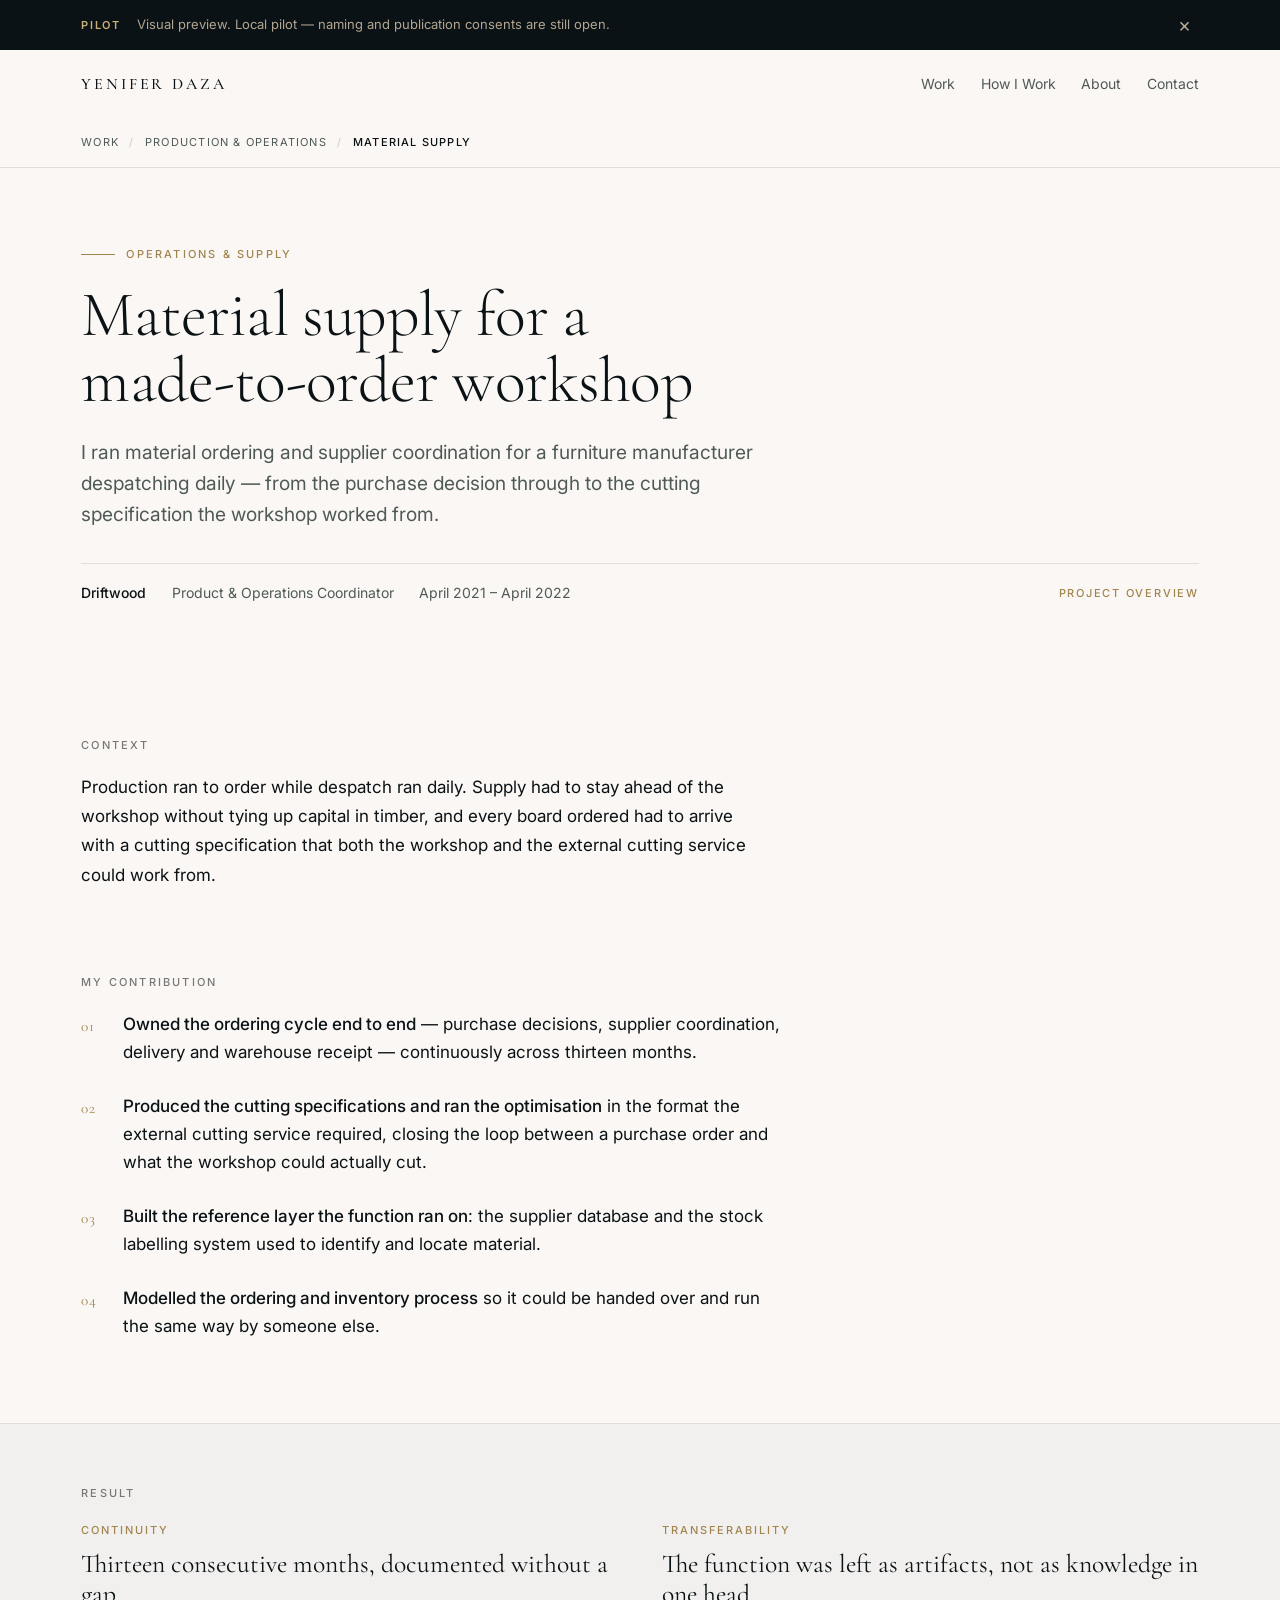
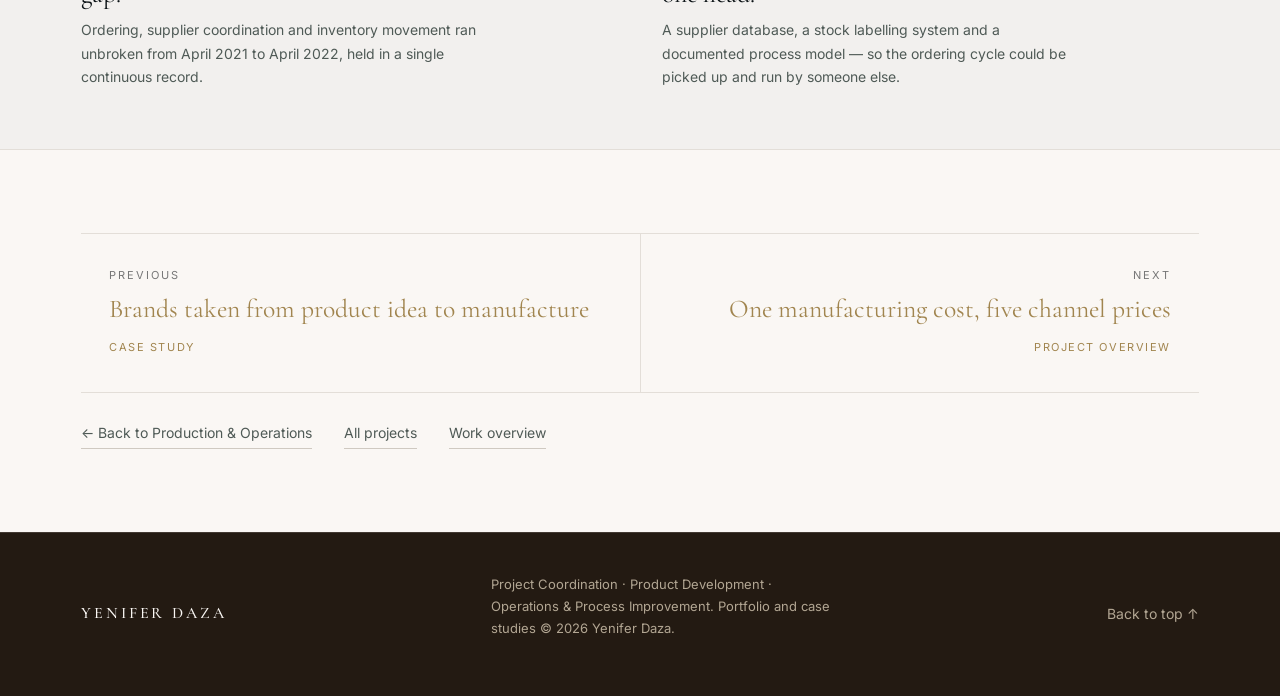
<file: projects/material-supply-coordination.html>
<!DOCTYPE html>
<html lang="en">
<head>
  <meta name="robots" content="noindex, nofollow">
  <meta charset="utf-8">
  <meta name="viewport" content="width=device-width, initial-scale=1">
  <title>Material supply for a made-to-order workshop — Yenifer Daza</title>
  <meta name="description" content="Material ordering, supplier coordination and cut specification for a furniture manufacturer despatching daily — run end to end for thirteen consecutive months.">
  <meta name="theme-color" content="#FAF7F4">

  <link rel="preconnect" href="https://fonts.googleapis.com">
  <link rel="preconnect" href="https://fonts.gstatic.com" crossorigin>
  <link href="https://fonts.googleapis.com/css2?family=Cormorant+Garamond:ital,wght@0,300;0,400;0,500;0,600;1,300;1,400&family=Inter:wght@300..600&display=swap" rel="stylesheet">
  <link rel="stylesheet" href="../assets/css/main.css">
</head>
<body>

  <a class="skip-link" href="#main">Skip to content</a>

  <!-- PHASE 1 ONLY -->
  <div class="pilot-bar">
    <div class="container pilot-bar__inner">
      <span class="pilot-bar__tag">Pilot</span>
      <p class="pilot-bar__text">Visual preview. Local pilot &mdash; naming and publication consents are still open.</p>
      <button class="pilot-bar__close" type="button" aria-label="Dismiss preview notice">&times;</button>
    </div>
  </div>

  <header class="site-header">
    <div class="container site-header__inner">
      <a class="wordmark" href="../index.html">Yenifer <span>Daza</span></a>
      <nav class="nav" aria-label="Primary">
        <a class="nav__link" href="../index.html#work">Work</a>
        <a class="nav__link" href="../index.html#process">How I Work</a>
        <a class="nav__link" href="../index.html#about">About</a>
        <a class="nav__link" href="../index.html#contact">Contact</a>
      </nav>
      <button class="menu-toggle" type="button" aria-expanded="false" aria-controls="mobile-nav" aria-label="Open menu">
        <span></span><span></span><span></span>
      </button>
    </div>
  </header>

  <div class="nav-overlay" id="mobile-nav" aria-hidden="true">
    <nav aria-label="Mobile">
      <ul class="nav-overlay__list">
        <li><a class="nav-overlay__link" href="../index.html#work">Work</a></li>
        <li><a class="nav-overlay__link" href="../index.html#process">How I Work</a></li>
        <li><a class="nav-overlay__link" href="../index.html#about">About</a></li>
        <li><a class="nav-overlay__link" href="../index.html#contact">Contact</a></li>
      </ul>
    </nav>
    <p class="nav-overlay__meta">Project Coordination &middot; Product Development &middot; Operations &amp; Process Improvement</p>
  </div>

  <!-- Orientation. The route in stays visible so returning never feels like starting over. -->
  <nav class="crumbs" aria-label="Breadcrumb">
    <div class="container crumbs__inner">
      <a href="../index.html#work">Work</a>
      <span class="crumbs__sep" aria-hidden="true">/</span>
      <a href="../areas/production-operations.html">Production &amp; Operations</a>
      <span class="crumbs__sep" aria-hidden="true">/</span>
      <span class="crumbs__here" aria-current="page">Material supply</span>
    </div>
  </nav>

  <main id="main">

    <header class="pp-hero container">
      <p class="pp-eyebrow">Operations &amp; Supply</p>
      <h1 class="pp-title">Material supply for a made-to-order workshop</h1>
      <p class="pp-standfirst">
        I ran material ordering and supplier coordination for a furniture manufacturer despatching
        daily &mdash; from the purchase decision through to the cutting specification the workshop
        worked from.
      </p>
      <div class="pp-meta">
        <!-- CONFIRM: employer naming consent -->
        <span><b>Driftwood</b></span>
        <span>Product &amp; Operations Coordinator</span>
        <!-- CONFIRM in Phase 2 -->
        <span>April 2021 &ndash; April 2022</span>
        <span class="pp-meta__depth">Project overview</span>
      </div>
    </header>

    <section class="pp-section container" aria-labelledby="ctx">
      <p class="pp-kicker" id="ctx">Context</p>
      <p class="pp-measure">
        Production ran to order while despatch ran daily. Supply had to stay ahead of the workshop
        without tying up capital in timber, and every board ordered had to arrive with a cutting
        specification that both the workshop and the external cutting service could work from.
      </p>
    </section>

    <section class="pp-section container" aria-labelledby="contrib">
      <p class="pp-kicker" id="contrib">My contribution</p>
      <ol class="contrib">
        <li><b>Owned the ordering cycle end to end</b> &mdash; purchase decisions, supplier
          coordination, delivery and warehouse receipt &mdash; continuously across thirteen months.</li>
        <li><b>Produced the cutting specifications and ran the optimisation</b> in the format the
          external cutting service required, closing the loop between a purchase order and what the
          workshop could actually cut.</li>
        <li><b>Built the reference layer the function ran on</b>: the supplier database and the stock
          labelling system used to identify and locate material.</li>
        <li><b>Modelled the ordering and inventory process</b> so it could be handed over and run the
          same way by someone else.</li>
      </ol>
    </section>

    <section class="pp-result" aria-labelledby="res">
      <div class="container">
        <p class="pp-kicker" id="res">Result</p>
        <div class="pp-result__grid">
          <div class="pp-result__item">
            <span class="pp-result__tag">Continuity</span>
            <h3>Thirteen consecutive months, documented without a gap.</h3>
            <p>Ordering, supplier coordination and inventory movement ran unbroken from April 2021 to
              April 2022, held in a single continuous record.</p>
          </div>
          <div class="pp-result__item">
            <span class="pp-result__tag">Transferability</span>
            <h3>The function was left as artifacts, not as knowledge in one head.</h3>
            <p>A supplier database, a stock labelling system and a documented process model &mdash; so
              the ordering cycle could be picked up and run by someone else.</p>
          </div>
        </div>
      </div>
    </section>

    <nav class="onward container" aria-label="Continue">
      <div class="onward__pair">
        <a class="onward__link" href="brand-to-manufacture.html">
          <span class="onward__dir">Previous</span>
          <span class="onward__name">Brands taken from product idea to manufacture</span>
          <span class="onward__depth">Case study</span>
        </a>
        <a class="onward__link onward__link--next" href="product-costing-channel-pricing.html">
          <span class="onward__dir">Next</span>
          <span class="onward__name">One manufacturing cost, five channel prices</span>
          <span class="onward__depth">Project overview</span>
        </a>
      </div>
      <div class="onward__routes">
        <a href="../areas/production-operations.html">&larr; Back to Production &amp; Operations</a>
        <a href="../index.html#worklist">All projects</a>
        <a href="../index.html#work">Work overview</a>
      </div>
    </nav>

  </main>

  <footer class="site-footer">
    <div class="container site-footer__inner">
      <span class="wordmark">Yenifer <span>Daza</span></span>
      <p class="site-footer__note">
        Project Coordination &middot; Product Development &middot; Operations &amp; Process Improvement.
        Portfolio and case studies &copy; <span data-year>2026</span> Yenifer Daza.
      </p>
      <a href="#main">Back to top &uarr;</a>
    </div>
  </footer>

  <script src="../assets/js/main.js"></script>
</body>
</html>
</file>
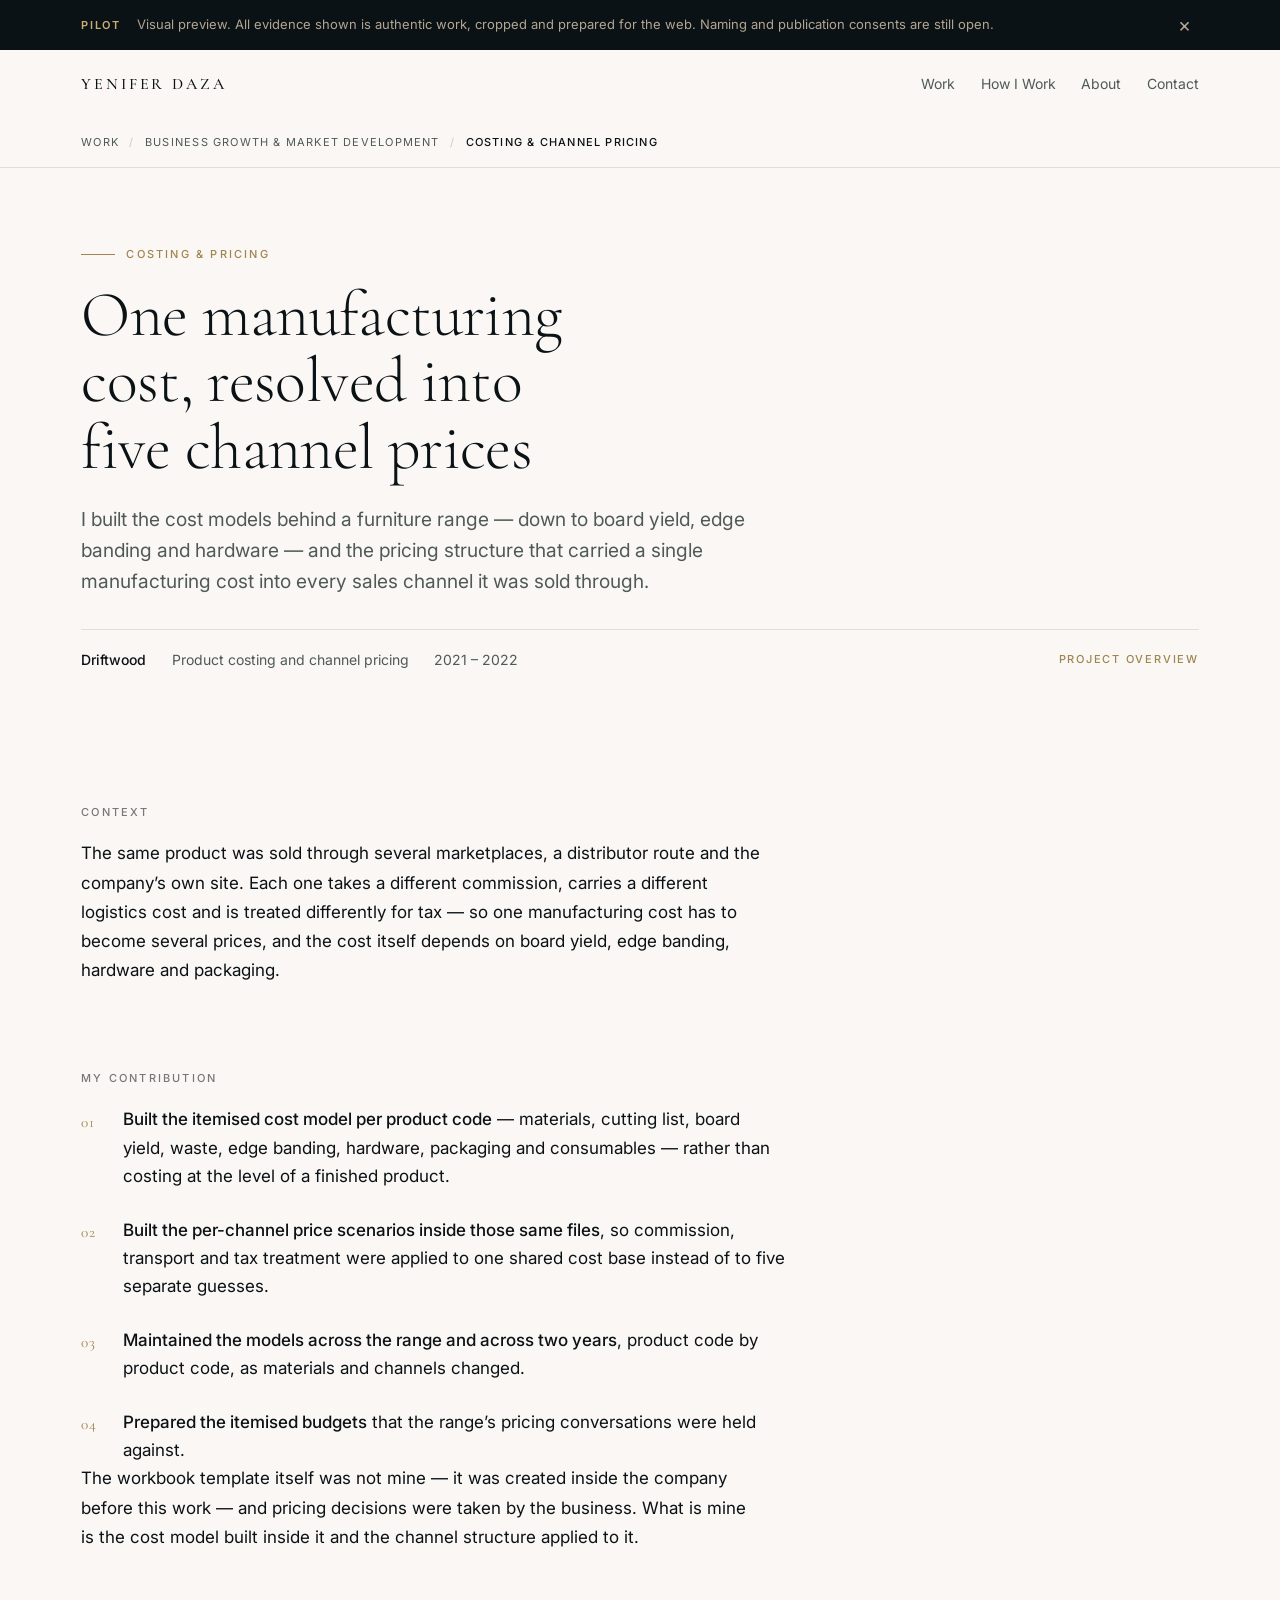
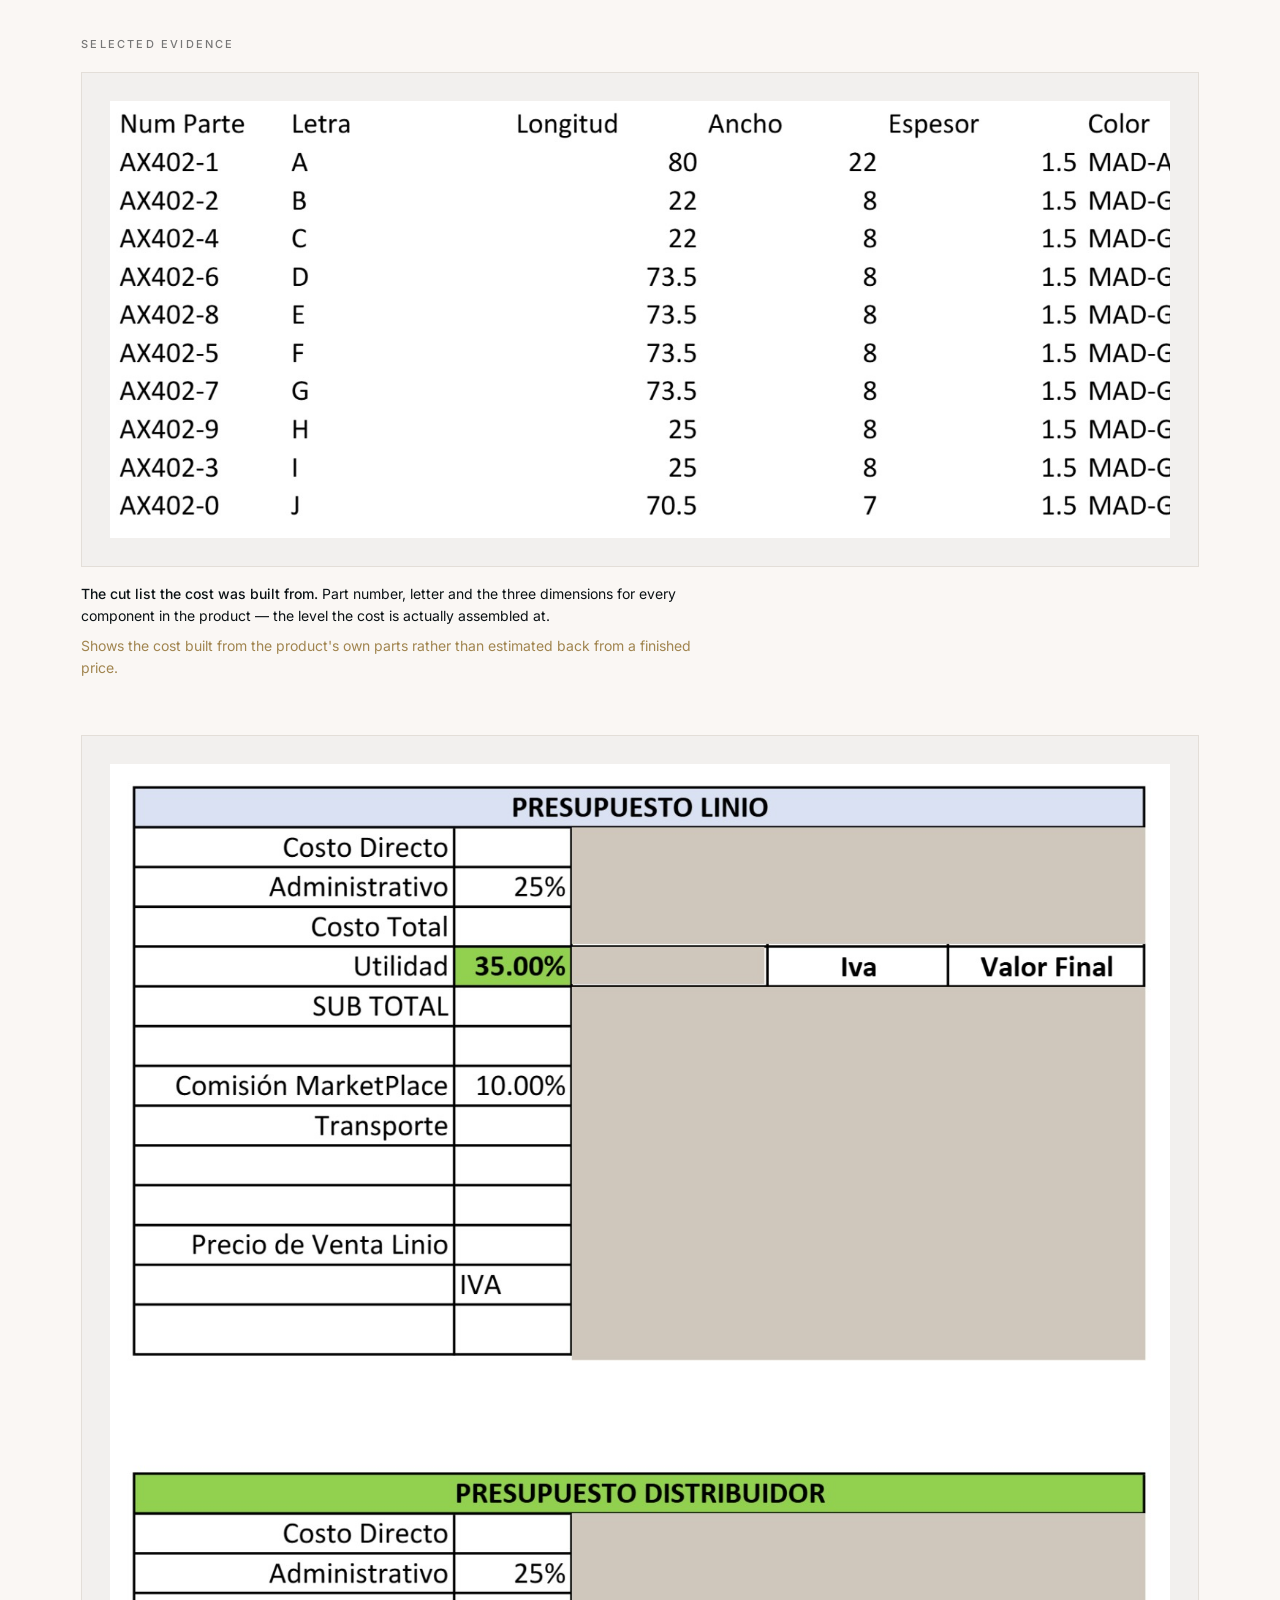
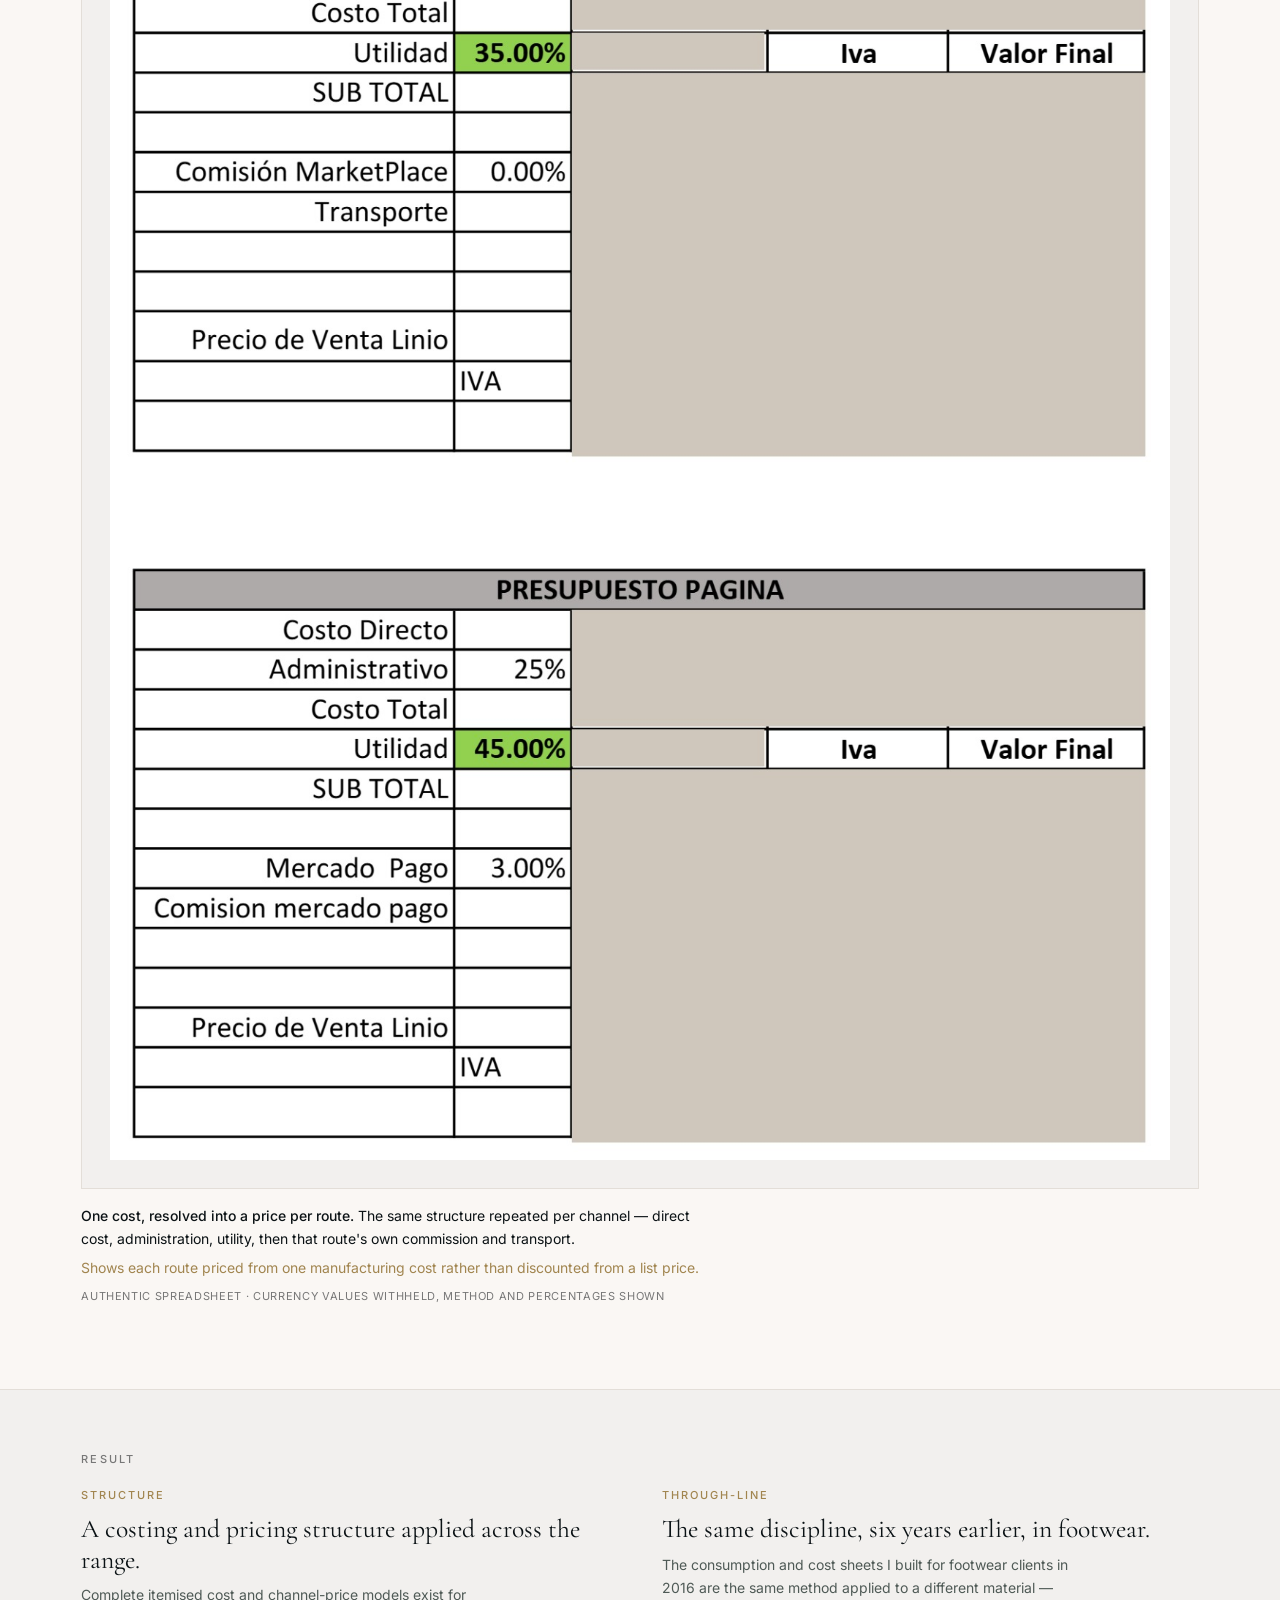
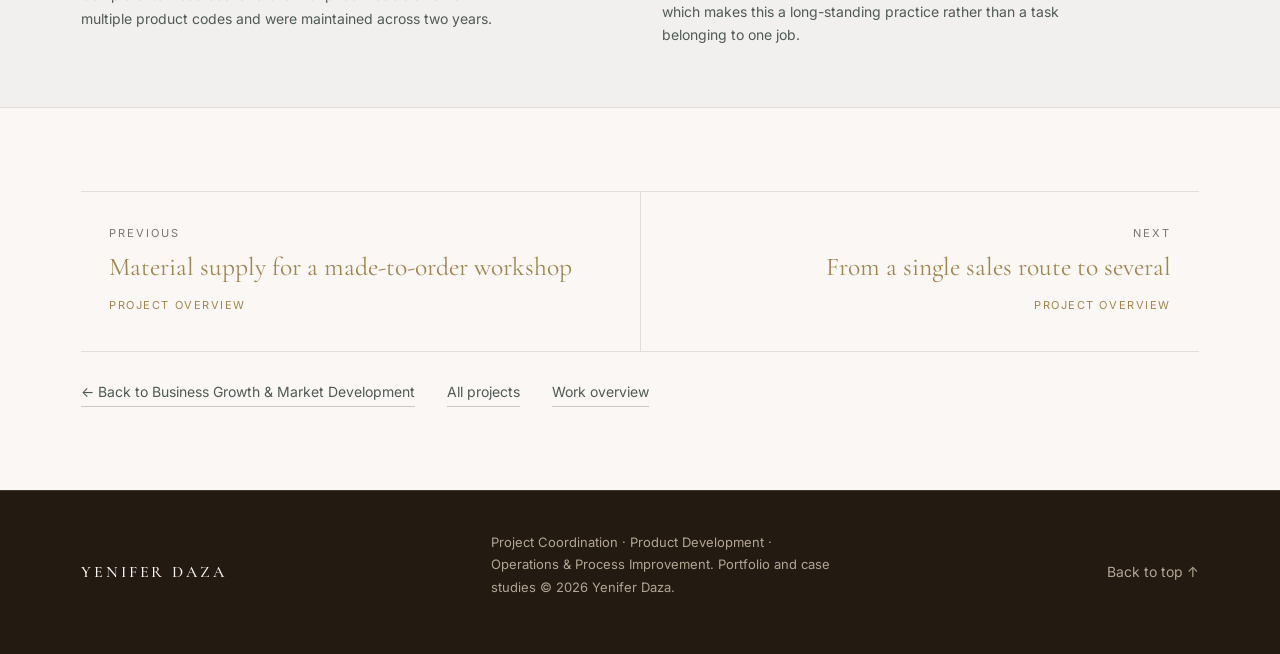
<file: projects/product-costing-channel-pricing.html>
<!DOCTYPE html>
<html lang="en">
<head>
  <meta name="robots" content="noindex, nofollow">
  <meta charset="utf-8">
  <meta name="viewport" content="width=device-width, initial-scale=1">
  <title>One manufacturing cost, five channel prices — Yenifer Daza</title>
  <meta name="description" content="Project overview: the cost models behind a furniture range and the pricing structure that carried a single manufacturing cost into each sales channel.">
  <meta name="theme-color" content="#FAF7F4">

  <link rel="preconnect" href="https://fonts.googleapis.com">
  <link rel="preconnect" href="https://fonts.gstatic.com" crossorigin>
  <link href="https://fonts.googleapis.com/css2?family=Cormorant+Garamond:ital,wght@0,300;0,400;0,500;0,600;1,300;1,400&family=Inter:wght@300..600&display=swap" rel="stylesheet">
  <link rel="stylesheet" href="../assets/css/main.css">
</head>
<body>

  <a class="skip-link" href="#main">Skip to content</a>

  <!-- PHASE 1 ONLY -->
  <div class="pilot-bar">
    <div class="container pilot-bar__inner">
      <span class="pilot-bar__tag">Pilot</span>
      <p class="pilot-bar__text">Visual preview. All evidence shown is authentic work, cropped and prepared for the web. Naming and publication consents are still open.</p>
      <button class="pilot-bar__close" type="button" aria-label="Dismiss preview notice">&times;</button>
    </div>
  </div>

  <header class="site-header">
    <div class="container site-header__inner">
      <a class="wordmark" href="../index.html">Yenifer <span>Daza</span></a>
      <nav class="nav" aria-label="Primary">
        <a class="nav__link" href="../index.html#work">Work</a>
        <a class="nav__link" href="../index.html#process">How I Work</a>
        <a class="nav__link" href="../index.html#about">About</a>
        <a class="nav__link" href="../index.html#contact">Contact</a>
      </nav>
      <button class="menu-toggle" type="button" aria-expanded="false" aria-controls="mobile-nav" aria-label="Open menu">
        <span></span><span></span><span></span>
      </button>
    </div>
  </header>

  <div class="nav-overlay" id="mobile-nav" aria-hidden="true">
    <nav aria-label="Mobile">
      <ul class="nav-overlay__list">
        <li><a class="nav-overlay__link" href="../index.html#work">Work</a></li>
        <li><a class="nav-overlay__link" href="../index.html#process">How I Work</a></li>
        <li><a class="nav-overlay__link" href="../index.html#about">About</a></li>
        <li><a class="nav-overlay__link" href="../index.html#contact">Contact</a></li>
      </ul>
    </nav>
    <p class="nav-overlay__meta">Project Coordination &middot; Product Development &middot; Operations &amp; Process Improvement</p>
  </div>

  <nav class="crumbs" aria-label="Breadcrumb">
    <div class="container crumbs__inner">
      <a href="../index.html#work">Work</a>
      <span class="crumbs__sep" aria-hidden="true">/</span>
      <a href="../areas/business-growth.html">Business Growth &amp; Market Development</a>
      <span class="crumbs__sep" aria-hidden="true">/</span>
      <span class="crumbs__here" aria-current="page">Costing &amp; channel pricing</span>
    </div>
  </nav>

  <main id="main">

    <header class="pp-hero container">
      <p class="pp-eyebrow">Costing &amp; Pricing</p>
      <h1 class="pp-title">One manufacturing cost, resolved into five channel prices</h1>
      <p class="pp-standfirst">
        I built the cost models behind a furniture range &mdash; down to board yield, edge banding and
        hardware &mdash; and the pricing structure that carried a single manufacturing cost into every
        sales channel it was sold through.
      </p>
      <div class="pp-meta">
        <!-- CONFIRM: employer naming consent -->
        <span><b>Driftwood</b></span>
        <span>Product costing and channel pricing</span>
        <!-- CONFIRM in Phase 2 -->
        <span>2021 &ndash; 2022</span>
        <span class="pp-meta__depth">Project overview</span>
      </div>
    </header>

    <section class="pp-section container" aria-labelledby="ctx">
      <p class="pp-kicker" id="ctx">Context</p>
      <p class="pp-measure">
        The same product was sold through several marketplaces, a distributor route and the
        company&rsquo;s own site. Each one takes a different commission, carries a different logistics
        cost and is treated differently for tax &mdash; so one manufacturing cost has to become several
        prices, and the cost itself depends on board yield, edge banding, hardware and packaging.
      </p>
    </section>

    <section class="pp-section container" aria-labelledby="contrib">
      <p class="pp-kicker" id="contrib">My contribution</p>
      <ol class="contrib">
        <li><b>Built the itemised cost model per product code</b> &mdash; materials, cutting list, board
          yield, waste, edge banding, hardware, packaging and consumables &mdash; rather than costing at
          the level of a finished product.</li>
        <li><b>Built the per-channel price scenarios inside those same files</b>, so commission,
          transport and tax treatment were applied to one shared cost base instead of to five separate
          guesses.</li>
        <li><b>Maintained the models across the range and across two years</b>, product code by product
          code, as materials and channels changed.</li>
        <li><b>Prepared the itemised budgets</b> that the range&rsquo;s pricing conversations were held
          against.</li>
      </ol>
      <p class="pp-measure">
        The workbook template itself was not mine &mdash; it was created inside the company before this
        work &mdash; and pricing decisions were taken by the business. What is mine is the cost model
        built inside it and the channel structure applied to it.
      </p>
    </section>

    <section class="pp-section container" aria-labelledby="ev">
      <p class="pp-kicker" id="ev">Selected evidence</p>
      <div class="evidence">

        <figure>
          <div class="ev__frame">
            <img src="../assets/img/evidence/dw4-cost-buildup.jpg"
                 width="1450" height="598" loading="lazy" alt="A parts list with columns for part number, letter, length, width and thickness for each component">
          </div>
          <div class="ev__cap">
            <p class="ev__what"><b>The cut list the cost was built from.</b> Part number, letter and the three dimensions for every component in the product — the level the cost is actually assembled at.</p>
            <p class="ev__proves">Shows the cost built from the product's own parts rather than estimated back from a finished price.</p>
          </div>
        </figure>

        <figure>
          <div class="ev__frame">
            <img src="../assets/img/evidence/dw4-channel-scenarios.jpg"
                 width="1450" height="2731" loading="lazy" alt="Three channel pricing scenarios from the original workbook, with row labels and percentages visible and every currency value covered">
          </div>
          <div class="ev__cap">
            <p class="ev__what"><b>One cost, resolved into a price per route.</b> The same structure repeated per channel — direct cost, administration, utility, then that route's own commission and transport.</p>
            <p class="ev__proves">Shows each route priced from one manufacturing cost rather than discounted from a list price.</p>
            <p class="ev__note">Authentic spreadsheet · currency values withheld, method and percentages shown</p>
          </div>
        </figure>

      </div>
    </section>

    <section class="pp-result" aria-labelledby="res">
      <div class="container">
        <p class="pp-kicker" id="res">Result</p>
        <div class="pp-result__grid">
          <div class="pp-result__item">
            <span class="pp-result__tag">Structure</span>
            <h3>A costing and pricing structure applied across the range.</h3>
            <p>Complete itemised cost and channel-price models exist for multiple product codes and were
              maintained across two years.</p>
          </div>
          <div class="pp-result__item">
            <span class="pp-result__tag">Through-line</span>
            <h3>The same discipline, six years earlier, in footwear.</h3>
            <p>The consumption and cost sheets I built for footwear clients in 2016 are the same method
              applied to a different material &mdash; which makes this a long-standing practice rather
              than a task belonging to one job.</p>
          </div>
        </div>
      </div>
    </section>

    <nav class="onward container" aria-label="Continue">
      <div class="onward__pair">
        <a class="onward__link" href="material-supply-coordination.html">
          <span class="onward__dir">Previous</span>
          <span class="onward__name">Material supply for a made-to-order workshop</span>
          <span class="onward__depth">Project overview</span>
        </a>
        <a class="onward__link onward__link--next" href="channel-development.html">
          <span class="onward__dir">Next</span>
          <span class="onward__name">From a single sales route to several</span>
          <span class="onward__depth">Project overview</span>
        </a>
      </div>
      <div class="onward__routes">
        <a href="../areas/business-growth.html">&larr; Back to Business Growth &amp; Market Development</a>
        <a href="../index.html#worklist">All projects</a>
        <a href="../index.html#work">Work overview</a>
      </div>
    </nav>

  </main>

  <footer class="site-footer">
    <div class="container site-footer__inner">
      <span class="wordmark">Yenifer <span>Daza</span></span>
      <p class="site-footer__note">
        Project Coordination &middot; Product Development &middot; Operations &amp; Process Improvement.
        Portfolio and case studies &copy; <span data-year>2026</span> Yenifer Daza.
      </p>
      <a href="#main">Back to top &uarr;</a>
    </div>
  </footer>

  <script src="../assets/js/main.js"></script>
</body>
</html>
</file>
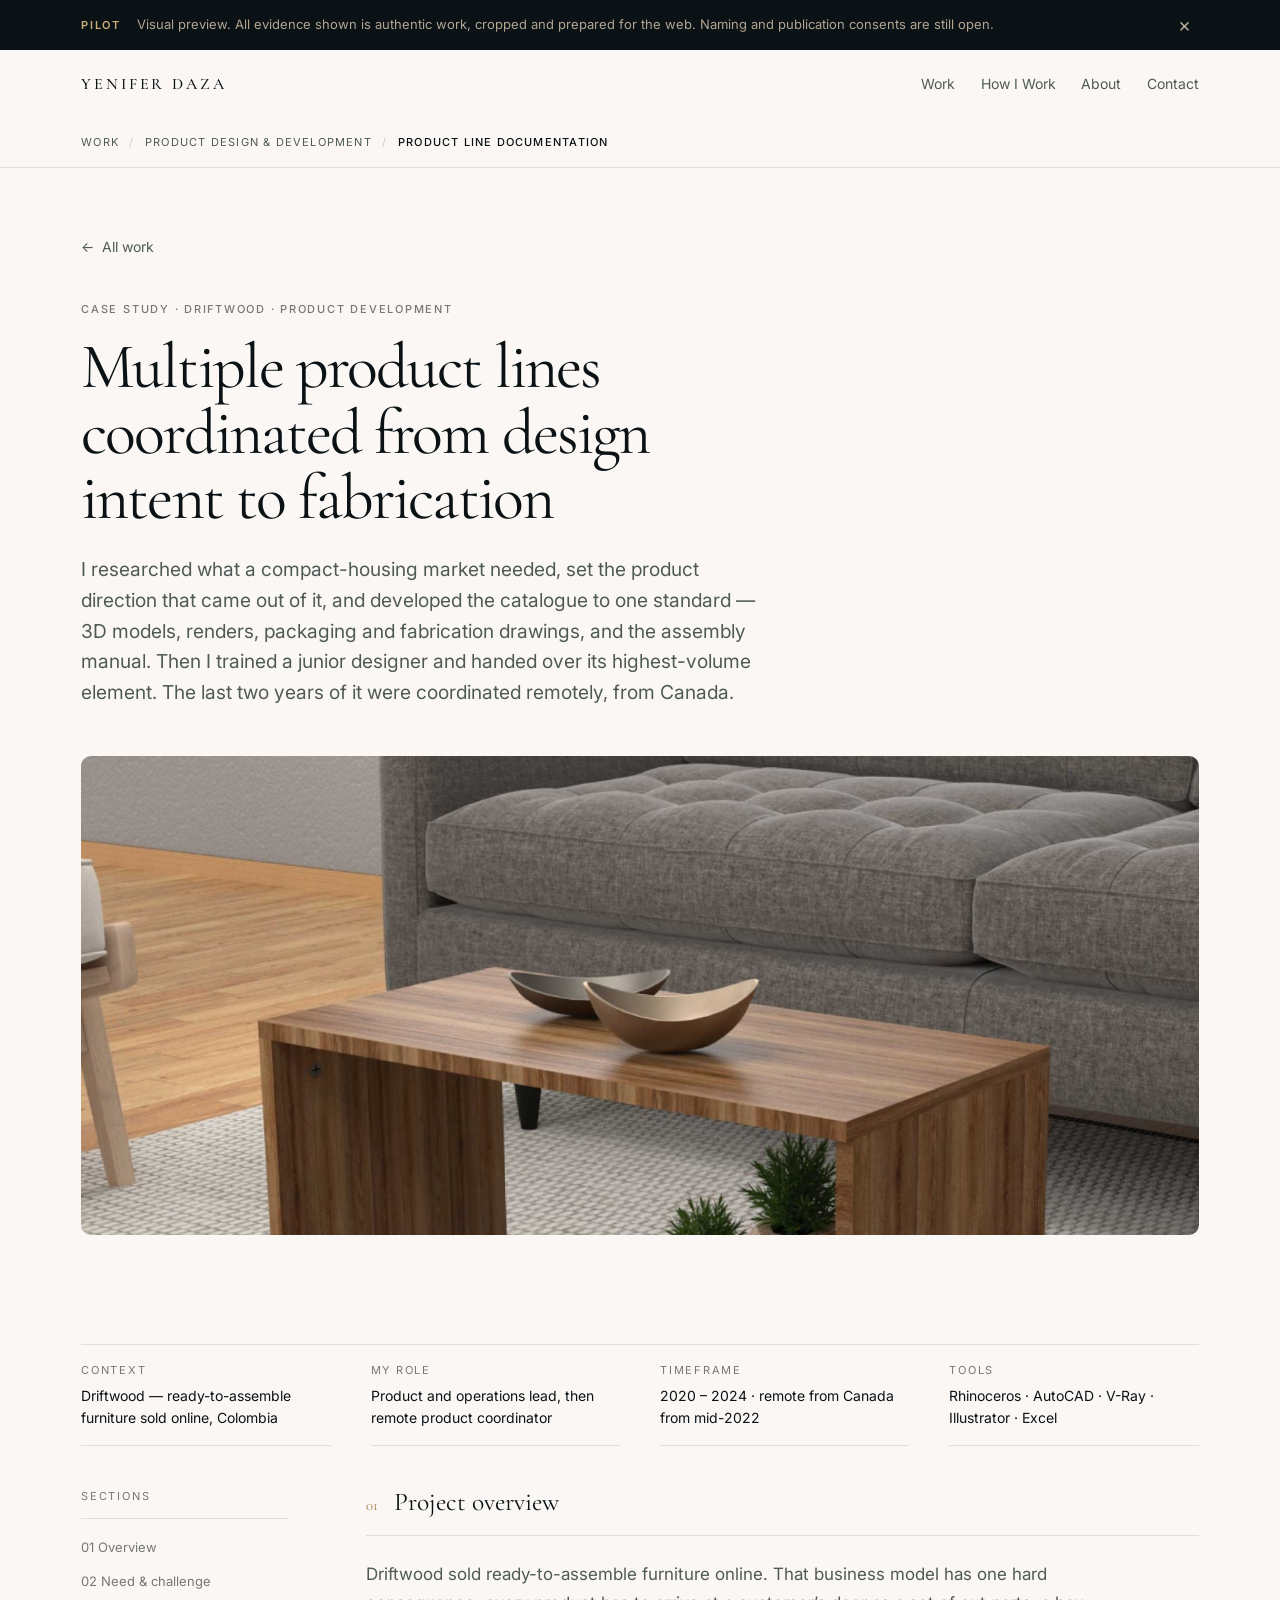
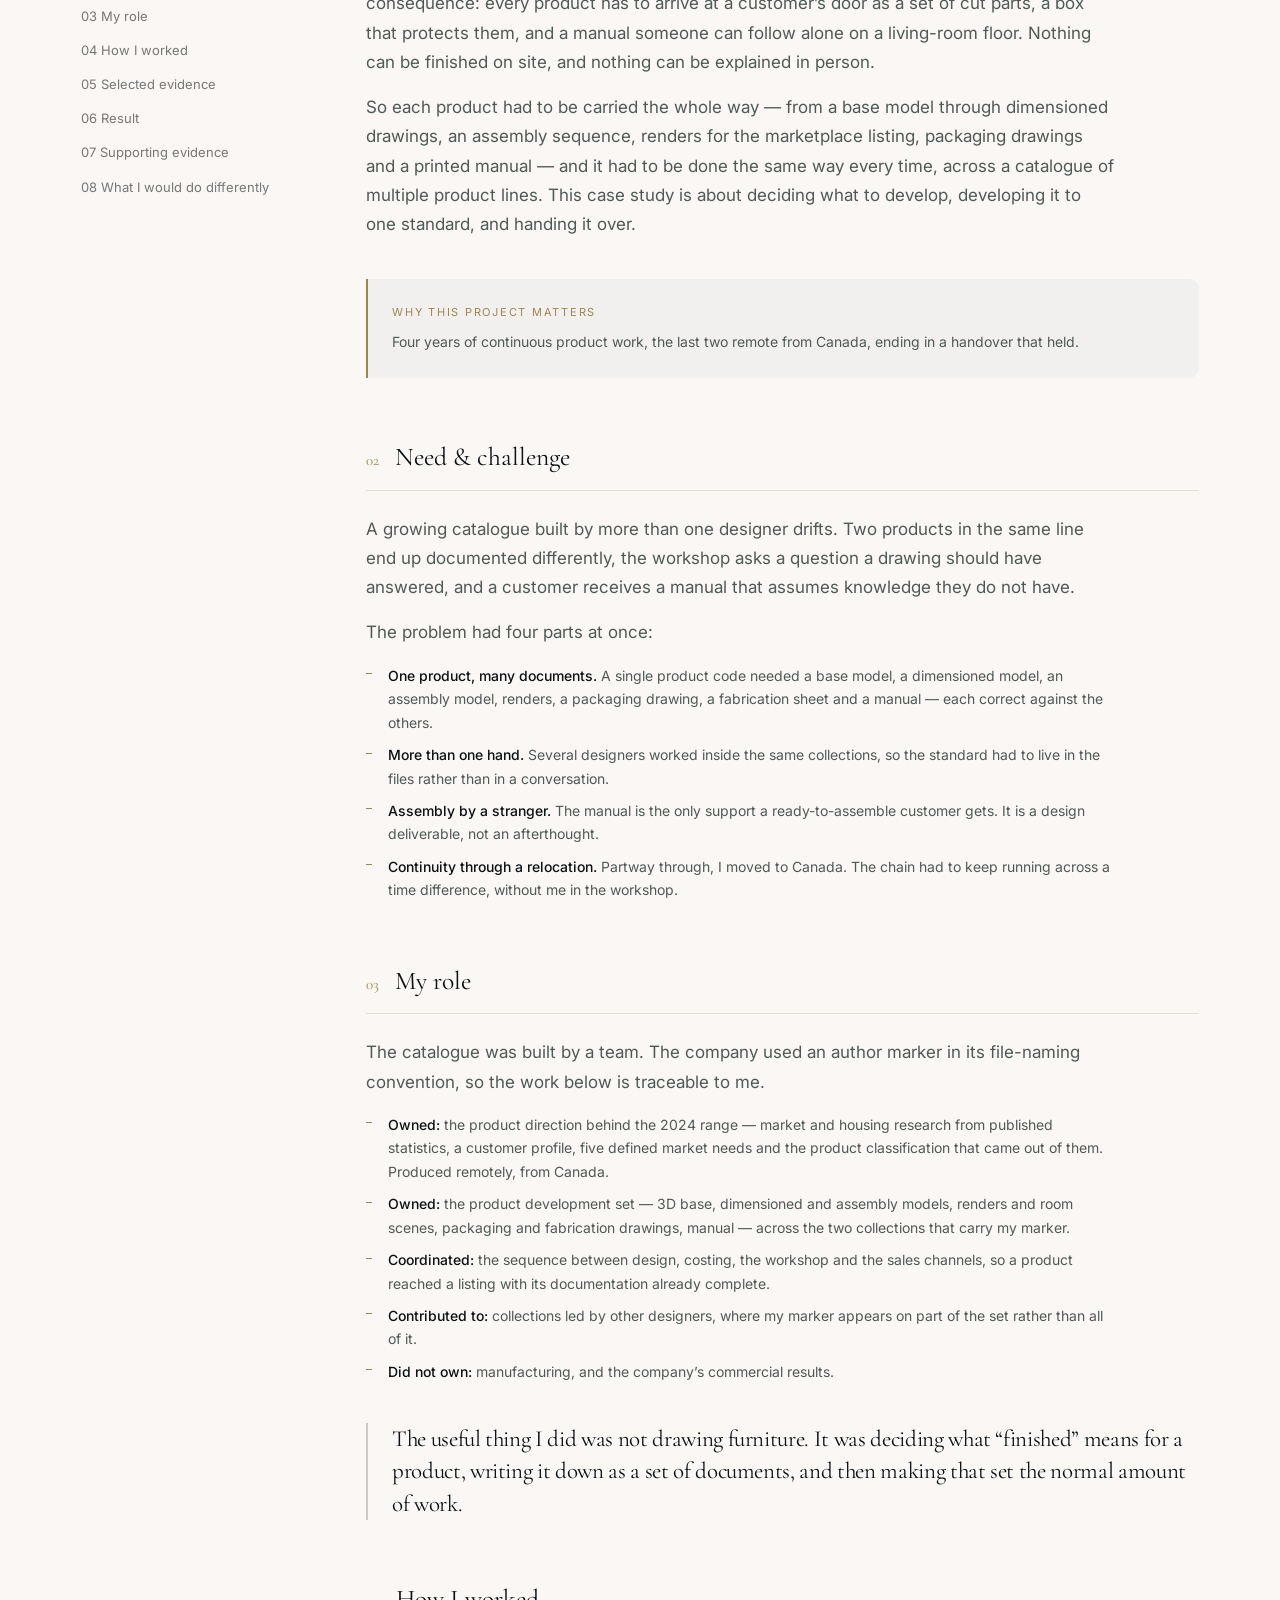
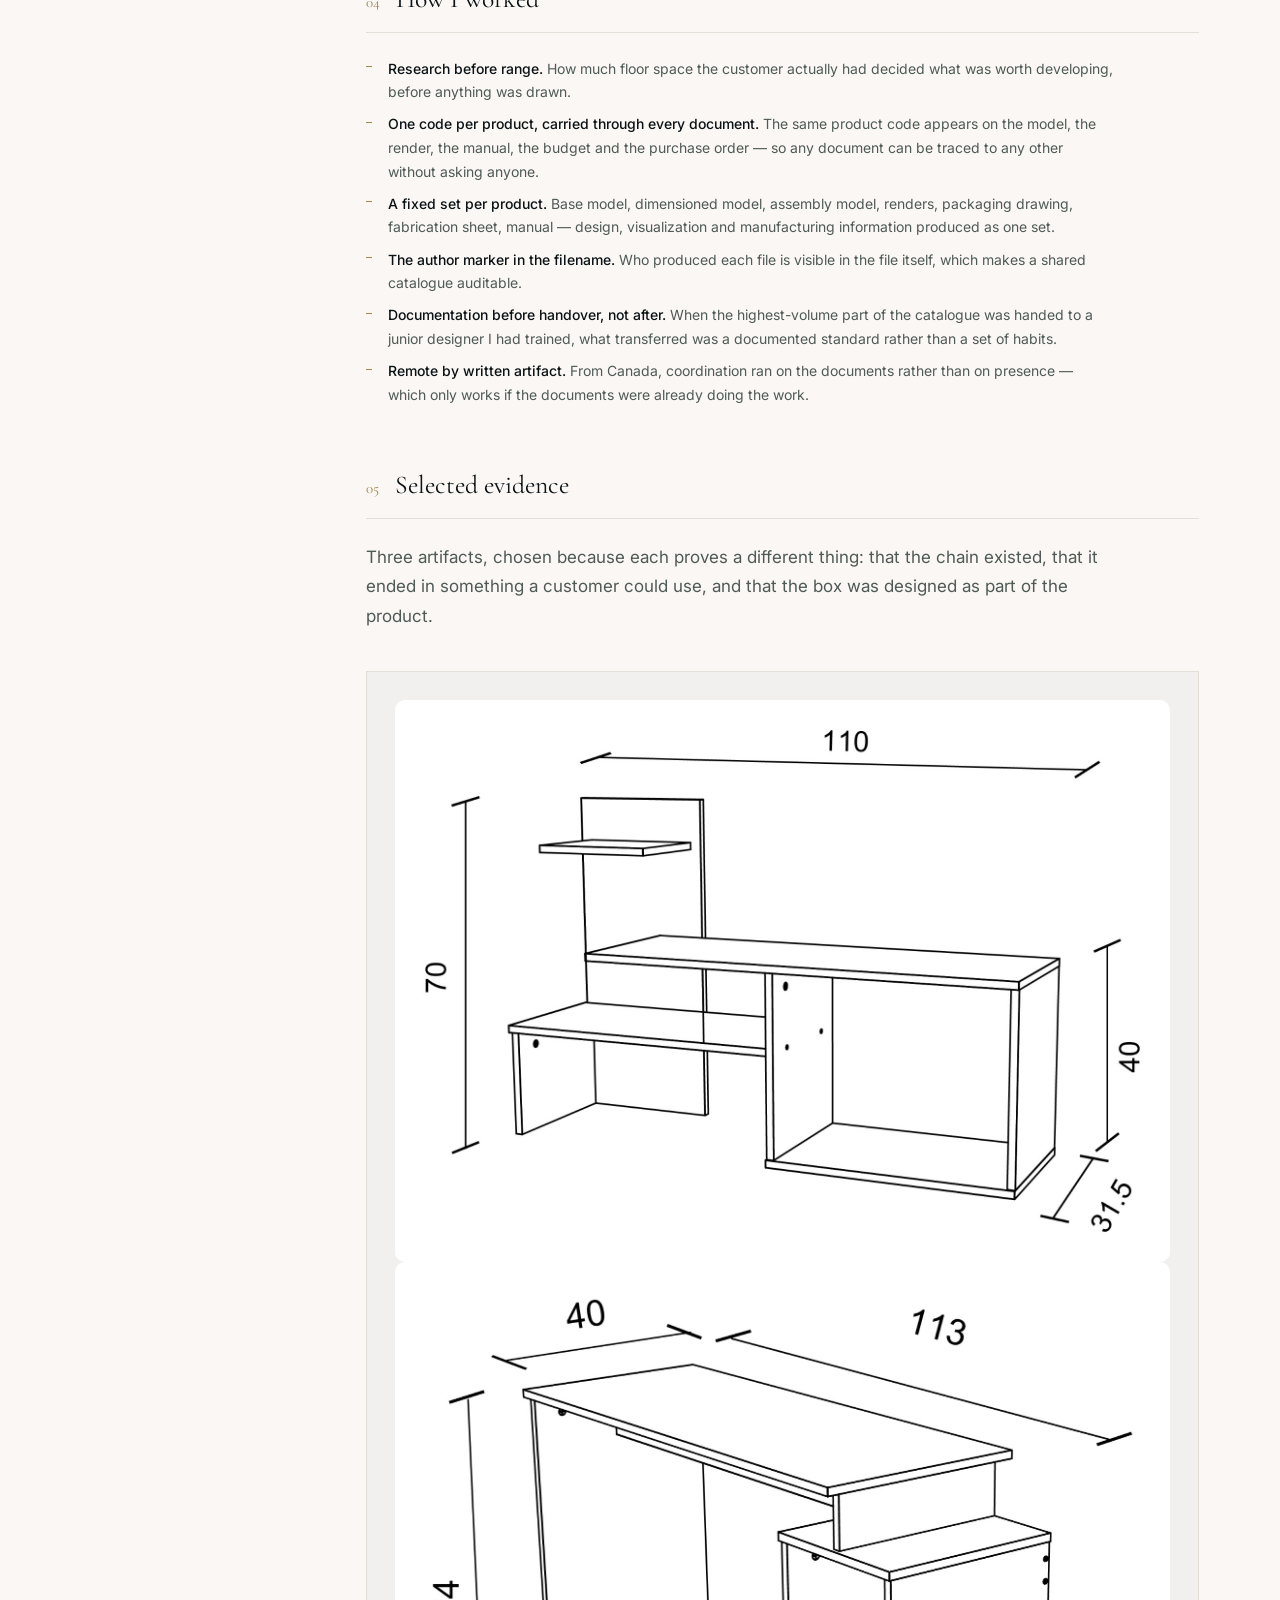
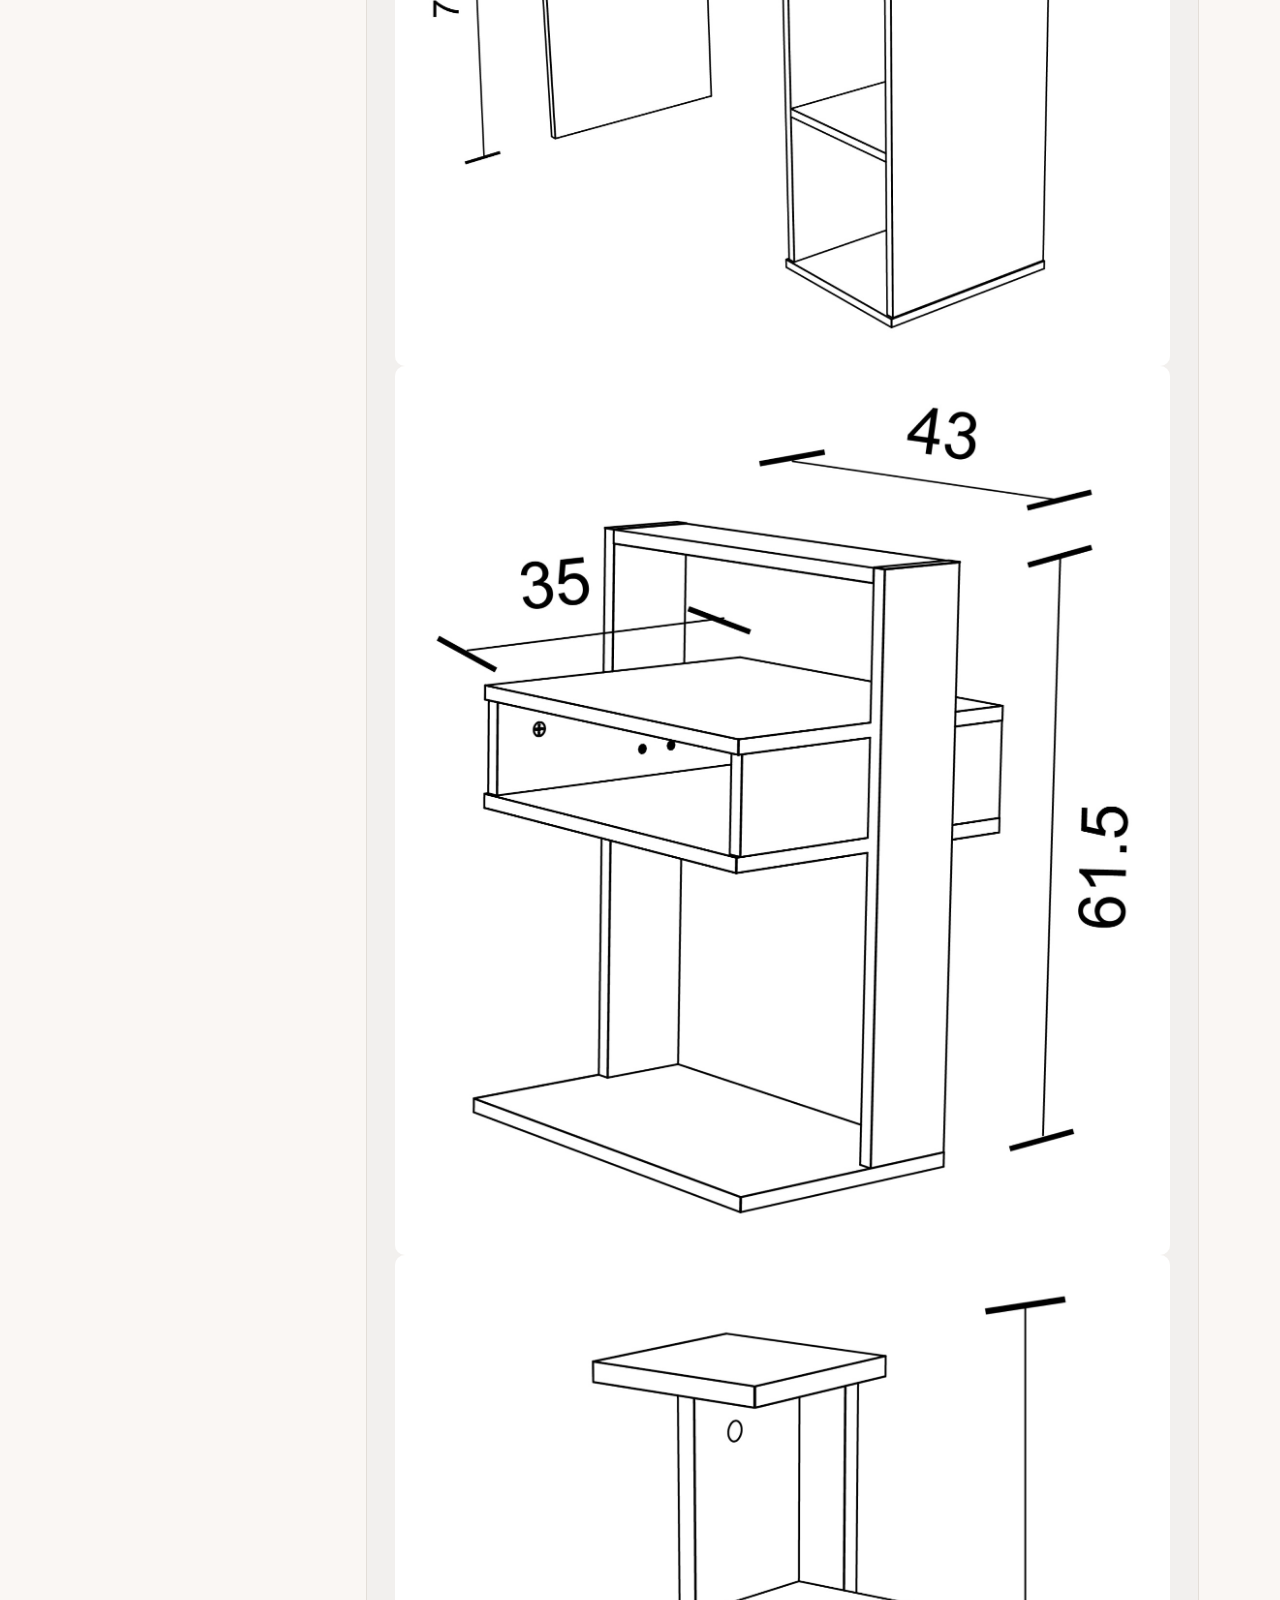
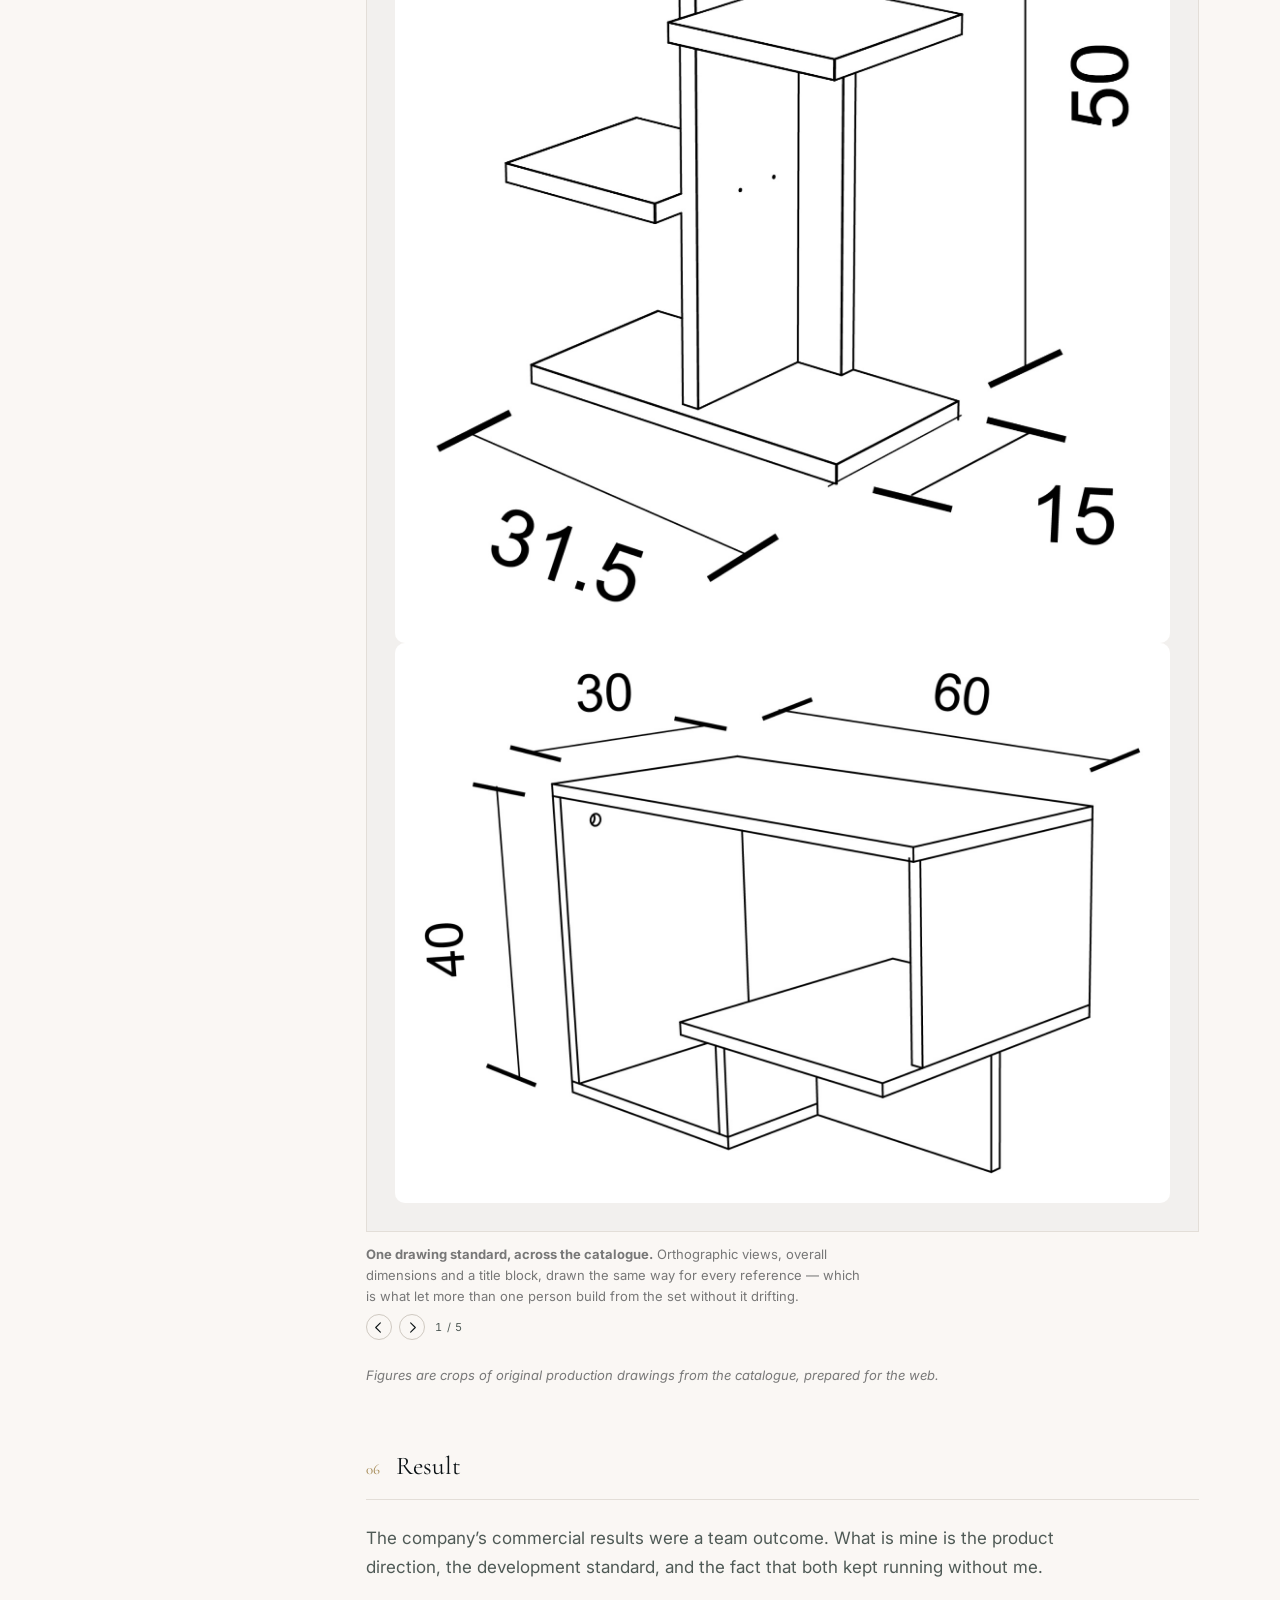
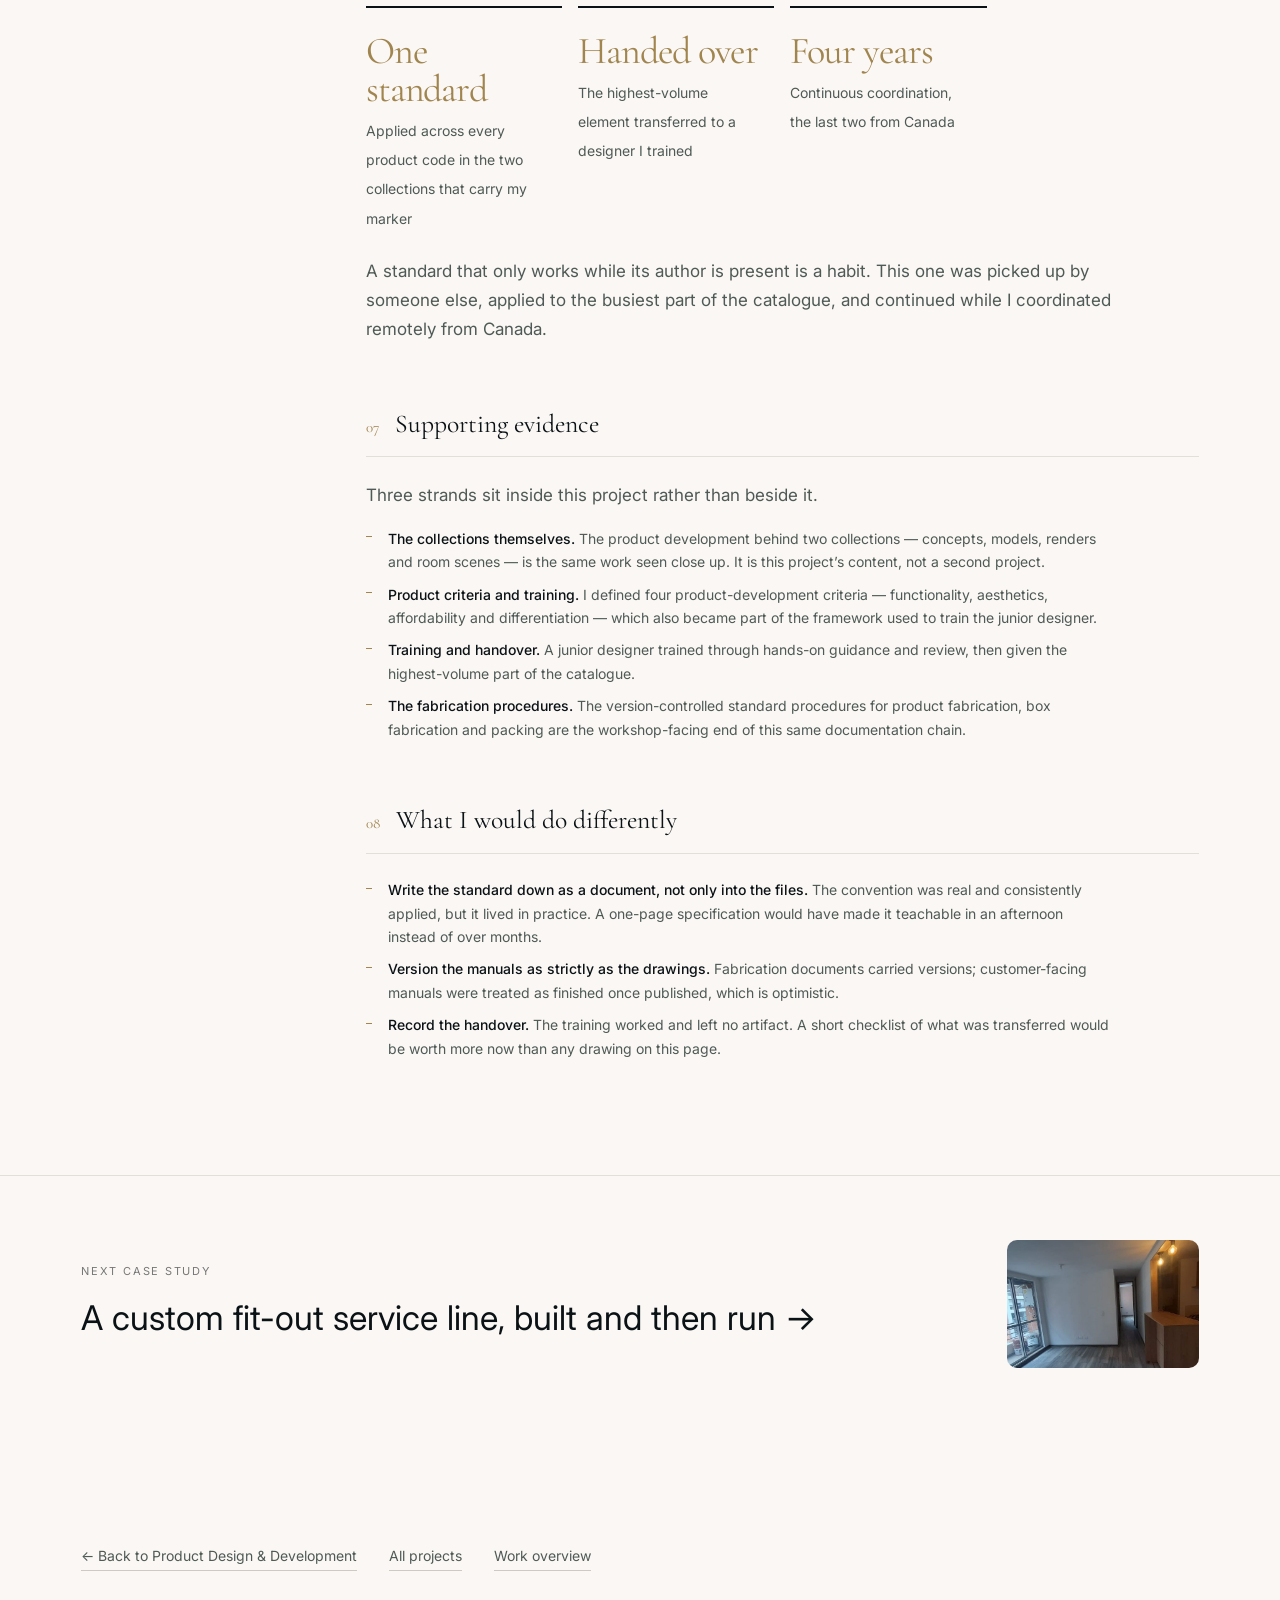
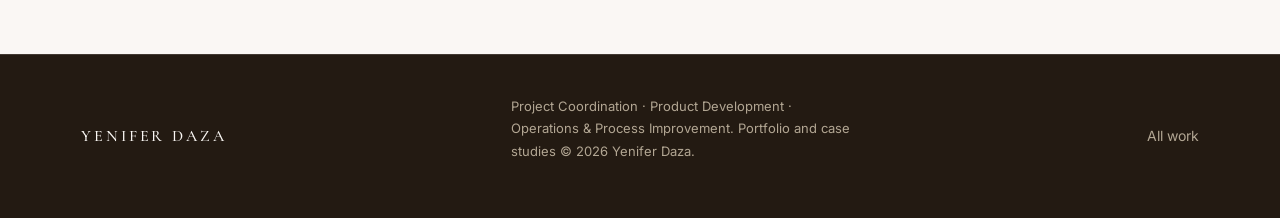
<file: projects/product-line-documentation.html>
<!DOCTYPE html>
<html lang="en">
<head>
  <meta name="robots" content="noindex, nofollow">
  <meta charset="utf-8">
  <meta name="viewport" content="width=device-width, initial-scale=1">
  <title>Multiple product lines, design intent to fabrication — Yenifer Daza</title>
  <meta name="description" content="Case study: researching a compact-housing market, setting the product direction that came out of it, and developing a multiple-line furniture catalogue to one standard — 3D models, renders, packaging and fabrication drawings and assembly manuals — then training a junior designer and handing over its highest-volume element, with the last two years coordinated remotely from Canada.">
  <meta name="theme-color" content="#FAF7F4">

  <link rel="preconnect" href="https://fonts.googleapis.com">
  <link rel="preconnect" href="https://fonts.gstatic.com" crossorigin>
  <link href="https://fonts.googleapis.com/css2?family=Cormorant+Garamond:ital,wght@0,300;0,400;0,500;0,600;1,300;1,400&family=Inter:wght@300..600&display=swap" rel="stylesheet">
  <link rel="stylesheet" href="../assets/css/main.css">
</head>
<body>

  <a class="skip-link" href="#main">Skip to content</a>

  <!-- PHASE 1 ONLY -->
  <div class="pilot-bar">
    <div class="container pilot-bar__inner">
      <span class="pilot-bar__tag">Pilot</span>
      <p class="pilot-bar__text">Visual preview. All evidence shown is authentic work, cropped and prepared for the web. Naming and publication consents are still open.</p>
      <button class="pilot-bar__close" type="button" aria-label="Dismiss preview notice">&times;</button>
    </div>
  </div>

  <header class="site-header">
    <div class="container site-header__inner">
      <a class="wordmark" href="../index.html">Yenifer <span>Daza</span></a>
      <nav class="nav" aria-label="Primary">
        <a class="nav__link" href="../index.html#work">Work</a>
        <a class="nav__link" href="../index.html#process">How I Work</a>
        <a class="nav__link" href="../index.html#about">About</a>
        <a class="nav__link" href="../index.html#contact">Contact</a>
      </nav>
      <button class="menu-toggle" type="button" aria-expanded="false" aria-controls="mobile-nav" aria-label="Open menu">
        <span></span><span></span><span></span>
      </button>
    </div>
  </header>

  <div class="nav-overlay" id="mobile-nav" aria-hidden="true">
    <nav aria-label="Mobile">
      <ul class="nav-overlay__list">
        <li><a class="nav-overlay__link" href="../index.html#work">Work</a></li>
        <li><a class="nav-overlay__link" href="../index.html#process">How I Work</a></li>
        <li><a class="nav-overlay__link" href="../index.html#about">About</a></li>
        <li><a class="nav-overlay__link" href="../index.html#contact">Contact</a></li>
      </ul>
    </nav>
    <p class="nav-overlay__meta">Project Coordination &middot; Product Development &middot; Operations &amp; Process Improvement</p>
  </div>

  <nav class="crumbs" aria-label="Breadcrumb">
    <div class="container crumbs__inner">
      <a href="../index.html#work">Work</a>
      <span class="crumbs__sep" aria-hidden="true">/</span>
      <a href="../areas/product-design-development.html">Product Design &amp; Development</a>
      <span class="crumbs__sep" aria-hidden="true">/</span>
      <span class="crumbs__here" aria-current="page">Product line documentation</span>
    </div>
  </nav>

  <main id="main">

    <section class="cs-hero">
      <div class="container">
        <a class="cs-back" href="../index.html#work"><span aria-hidden="true">&larr;</span> All work</a>
        <!-- CONFIRM: employer naming consent -->
        <span class="eyebrow cs-hero__eyebrow">Case study &middot; Driftwood &middot; Product Development</span>
        <h1 class="cs-hero__title">Multiple product lines coordinated from design intent to fabrication</h1>
        <p class="cs-hero__lede">
          I researched what a compact-housing market needed, set the product direction that came
          out of it, and developed the catalogue to one standard &mdash; 3D models, renders,
          packaging and fabrication drawings, and the assembly manual. Then I trained a junior
          designer and handed over its highest-volume element. The last two years of it were
          coordinated remotely, from Canada.
        </p>

        <figure class="cs-cover">
          <img src="../assets/img/evidence/cs-dw2-cover.jpg"
               width="1600" height="686" alt="A Driftwood coffee table from the developed catalogue, rendered in a living room">
        </figure>
      </div>
    </section>

    <section class="section section--tight">
      <div class="container">
        <dl class="cs-meta">
          <div class="cs-meta__item">
            <dt>Context</dt>
            <dd>Driftwood &mdash; ready-to-assemble furniture sold online, Colombia</dd>
          </div>
          <div class="cs-meta__item">
            <dt>My role</dt>
            <dd>Product and operations lead, then remote product coordinator</dd>
          </div>
          <div class="cs-meta__item">
            <dt>Timeframe</dt>
            <!-- CONFIRM in Phase 2 -->
            <dd>2020 &ndash; 2024 &middot; remote from Canada from mid-2022</dd>
          </div>
          <div class="cs-meta__item">
            <dt>Tools</dt>
            <dd>Rhinoceros &middot; AutoCAD &middot; V-Ray &middot; Illustrator &middot; Excel</dd>
          </div>
        </dl>
      </div>
    </section>

    <section class="section" style="padding-top:0;">
      <div class="container">
        <div class="cs-body">

          <nav class="cs-toc" aria-label="Case study sections">
            <p class="cs-toc__title">Sections</p>
            <ul class="cs-toc__list">
              <li><a class="cs-toc__link" href="#overview">01 Overview</a></li>
              <li><a class="cs-toc__link" href="#need">02 Need &amp; challenge</a></li>
              <li><a class="cs-toc__link" href="#role">03 My role</a></li>
              <li><a class="cs-toc__link" href="#method">04 How I worked</a></li>
              <li><a class="cs-toc__link" href="#evidence">05 Selected evidence</a></li>
              <li><a class="cs-toc__link" href="#results">06 Result</a></li>
              <li><a class="cs-toc__link" href="#supporting">07 Supporting evidence</a></li>
              <li><a class="cs-toc__link" href="#lessons">08 What I would do differently</a></li>
            </ul>
          </nav>

          <div>

            <article class="cs-section" id="overview">
              <header class="cs-section__head">
                <span class="cs-num">01</span>
                <h2 class="cs-section__title">Project overview</h2>
              </header>
              <div class="cs-prose">
                <p>
                  Driftwood sold ready-to-assemble furniture online. That business model has one hard
                  consequence: every product has to arrive at a customer&rsquo;s door as a set of cut
                  parts, a box that protects them, and a manual someone can follow alone on a
                  living-room floor. Nothing can be finished on site, and nothing can be explained in
                  person.
                </p>
                <p>
                  So each product had to be carried the whole way &mdash; from a base model through
                  dimensioned drawings, an assembly sequence, renders for the marketplace listing,
                  packaging drawings and a printed manual &mdash; and it had to be done the same way
                  every time, across a catalogue of multiple product lines. This case study is about
                  deciding what to develop, developing it to one standard, and handing it over.
                </p>
              </div>
              <div class="callout">
                <span class="callout__label">Why this project matters</span>
                <p>
                  Four years of continuous product work, the last two remote from Canada, ending in a
                  handover that held.
                </p>
              </div>
            </article>

            <article class="cs-section" id="need">
              <header class="cs-section__head">
                <span class="cs-num">02</span>
                <h2 class="cs-section__title">Need &amp; challenge</h2>
              </header>
              <div class="cs-prose">
                <p>
                  A growing catalogue built by more than one designer drifts. Two products in the same
                  line end up documented differently, the workshop asks a question a drawing should have
                  answered, and a customer receives a manual that assumes knowledge they do not have.
                </p>
                <p>The problem had four parts at once:</p>
              </div>
              <ul class="cs-list">
                <li><strong>One product, many documents.</strong> A single product code needed a base model, a dimensioned model, an assembly model, renders, a packaging drawing, a fabrication sheet and a manual &mdash; each correct against the others.</li>
                <li><strong>More than one hand.</strong> Several designers worked inside the same collections, so the standard had to live in the files rather than in a conversation.</li>
                <li><strong>Assembly by a stranger.</strong> The manual is the only support a ready-to-assemble customer gets. It is a design deliverable, not an afterthought.</li>
                <li><strong>Continuity through a relocation.</strong> Partway through, I moved to Canada. The chain had to keep running across a time difference, without me in the workshop.</li>
              </ul>
            </article>

            <article class="cs-section" id="role">
              <header class="cs-section__head">
                <span class="cs-num">03</span>
                <h2 class="cs-section__title">My role</h2>
              </header>
              <div class="cs-prose">
                <p>
                  The catalogue was built by a team. The company used an author marker in its
                  file-naming convention, so the work below is traceable to me.
                </p>
              </div>
              <ul class="cs-list">
                <li><strong>Owned:</strong> the product direction behind the 2024 range &mdash; market and housing research from published statistics, a customer profile, five defined market needs and the product classification that came out of them. Produced remotely, from Canada.</li>
                <li><strong>Owned:</strong> the product development set &mdash; 3D base, dimensioned and assembly models, renders and room scenes, packaging and fabrication drawings, manual &mdash; across the two collections that carry my marker.</li>
                <li><strong>Coordinated:</strong> the sequence between design, costing, the workshop and the sales channels, so a product reached a listing with its documentation already complete.</li>
                <li><strong>Contributed to:</strong> collections led by other designers, where my marker appears on part of the set rather than all of it.</li>
                <li><strong>Did not own:</strong> manufacturing, and the company&rsquo;s commercial results.</li>
              </ul>
              <div class="quote">
                <p>The useful thing I did was not drawing furniture. It was deciding what &ldquo;finished&rdquo; means for a product, writing it down as a set of documents, and then making that set the normal amount of work.</p>
              </div>
            </article>

            <article class="cs-section" id="method">
              <header class="cs-section__head">
                <span class="cs-num">04</span>
                <h2 class="cs-section__title">How I worked</h2>
              </header>
              <ul class="cs-list">
                <li><strong>Research before range.</strong> How much floor space the customer actually had decided what was worth developing, before anything was drawn.</li>
                <li><strong>One code per product, carried through every document.</strong> The same product code appears on the model, the render, the manual, the budget and the purchase order &mdash; so any document can be traced to any other without asking anyone.</li>
                <li><strong>A fixed set per product.</strong> Base model, dimensioned model, assembly model, renders, packaging drawing, fabrication sheet, manual &mdash; design, visualization and manufacturing information produced as one set.</li>
                <li><strong>The author marker in the filename.</strong> Who produced each file is visible in the file itself, which makes a shared catalogue auditable.</li>
                <li><strong>Documentation before handover, not after.</strong> When the highest-volume part of the catalogue was handed to a junior designer I had trained, what transferred was a documented standard rather than a set of habits.</li>
                <li><strong>Remote by written artifact.</strong> From Canada, coordination ran on the documents rather than on presence &mdash; which only works if the documents were already doing the work.</li>
              </ul>
            </article>

            <article class="cs-section" id="evidence">
              <header class="cs-section__head">
                <span class="cs-num">05</span>
                <h2 class="cs-section__title">Selected evidence</h2>
              </header>
              <div class="cs-prose">
                <p>
                  Three artifacts, chosen because each proves a different thing: that the chain existed,
                  that it ended in something a customer could use, and that the box was designed as part
                  of the product.
                </p>
              </div>

                            <figure class="figure figure--wide figure--doc" data-seq>
                <div class="ev__frame">
                  <img src="../assets/img/evidence/dw2-dwg-tv302.jpg"
                       width="1600" height="1160" loading="lazy" alt="Driftwood television unit TV302 drawn in orthographic projection with overall width, depth and height dimensioned">
                  <img src="../assets/img/evidence/dw2-dwg-es103.jpg"
                       width="1600" height="1455" loading="lazy" hidden alt="Driftwood desk ES103 drawn in orthographic projection with dimensions">
                  <img src="../assets/img/evidence/dw2-dwg-mn501.jpg"
                       width="1600" height="1835" loading="lazy" hidden alt="Driftwood bedside unit MN501 drawn in orthographic projection with dimensions">
                  <img src="../assets/img/evidence/dw2-dwg-sl1101.jpg"
                       width="1600" height="2041" loading="lazy" hidden alt="Driftwood plant stand SL1101 drawn in orthographic projection with dimensions">
                  <img src="../assets/img/evidence/dw2-dwg-mc601.jpg"
                       width="1600" height="1156" loading="lazy" hidden alt="Driftwood coffee table MC601 drawn in orthographic projection with dimensions">
                </div>
                <figcaption class="figure__cap">
                  <strong>One drawing standard, across the catalogue.</strong> Orthographic views, overall dimensions and a title block, drawn the same way for every reference — which is what let more than one person build from the set without it drifting.
                </figcaption>
              </figure>

              <p class="verify-note">Figures are crops of original production drawings from the catalogue, prepared for the web.</p>
            </article>

            <article class="cs-section" id="results">
              <header class="cs-section__head">
                <span class="cs-num">06</span>
                <h2 class="cs-section__title">Result</h2>
              </header>
              <div class="cs-prose">
                <p>
                  The company&rsquo;s commercial results were a team outcome. What is mine is the product
                  direction, the development standard, and the fact that both kept running without me.
                </p>
              </div>
              <div class="results">
                <div class="result-card">
                  <span class="result-card__value">One standard</span>
                  <span class="result-card__label">Applied across every product code in the two collections that carry my marker</span>
                </div>
                <div class="result-card">
                  <span class="result-card__value">Handed over</span>
                  <span class="result-card__label">The highest-volume element transferred to a designer I trained</span>
                </div>
                <div class="result-card">
                  <span class="result-card__value">Four years</span>
                  <span class="result-card__label">Continuous coordination, the last two from Canada</span>
                </div>
              </div>
              <div class="cs-prose">
                <p>
                  A standard that only works while its author is present is a habit. This one was picked
                  up by someone else, applied to the busiest part of the catalogue, and continued while I
                  coordinated remotely from Canada.
                </p>
              </div>
            </article>

            <article class="cs-section" id="supporting">
              <header class="cs-section__head">
                <span class="cs-num">07</span>
                <h2 class="cs-section__title">Supporting evidence</h2>
              </header>
              <div class="cs-prose">
                <p>Three strands sit inside this project rather than beside it.</p>
              </div>
              <ul class="cs-list">
                <li><strong>The collections themselves.</strong> The product development behind two collections &mdash; concepts, models, renders and room scenes &mdash; is the same work seen close up. It is this project&rsquo;s content, not a second project.</li>
                <li><strong>Product criteria and training.</strong> I defined four product-development criteria &mdash; functionality, aesthetics, affordability and differentiation &mdash; which also became part of the framework used to train the junior designer.</li>
                <li><strong>Training and handover.</strong> A junior designer trained through hands-on guidance and review, then given the highest-volume part of the catalogue.</li>
                <li><strong>The fabrication procedures.</strong> The version-controlled standard procedures for product fabrication, box fabrication and packing are the workshop-facing end of this same documentation chain.</li>
              </ul>
            </article>

            <article class="cs-section" id="lessons">
              <header class="cs-section__head">
                <span class="cs-num">08</span>
                <h2 class="cs-section__title">What I would do differently</h2>
              </header>
              <ul class="cs-list">
                <li><strong>Write the standard down as a document, not only into the files.</strong> The convention was real and consistently applied, but it lived in practice. A one-page specification would have made it teachable in an afternoon instead of over months.</li>
                <li><strong>Version the manuals as strictly as the drawings.</strong> Fabrication documents carried versions; customer-facing manuals were treated as finished once published, which is optimistic.</li>
                <li><strong>Record the handover.</strong> The training worked and left no artifact. A short checklist of what was transferred would be worth more now than any drawing on this page.</li>
              </ul>
            </article>

          </div>
        </div>
      </div>
    </section>

    <section class="next-project">
      <div class="container">
        <a class="next-project__link" href="custom-fit-out-service.html">
          <div>
            <span class="next-project__label">Next case study</span>
            <span class="next-project__title">A custom fit-out service line, built and then run <span aria-hidden="true">&rarr;</span></span>
          </div>
          <div class="next-project__media">
            <img src="../assets/img/evidence/cs-dw6-cover.jpg"
                 width="960" height="411" loading="lazy" alt="">
          </div>
        </a>
      </div>
    </section>

    <nav class="onward container" aria-label="Continue">
      <div class="onward__routes">
        <a href="../areas/product-design-development.html">&larr; Back to Product Design &amp; Development</a>
        <a href="../index.html#worklist">All projects</a>
        <a href="../index.html#work">Work overview</a>
      </div>
    </nav>

  </main>

  <footer class="site-footer">
    <div class="container site-footer__inner">
      <span class="wordmark">Yenifer <span>Daza</span></span>
      <p class="site-footer__note">
        Project Coordination &middot; Product Development &middot; Operations &amp; Process Improvement.
        Portfolio and case studies &copy; <span data-year>2026</span> Yenifer Daza.
      </p>
      <a href="../index.html#work">All work</a>
    </div>
  </footer>

  <script src="../assets/js/main.js"></script>
</body>
</html>
</file>
<file: assets/css/main.css>
/* =============================================================
   Yenifer Daza — Portfolio
   Design system. See ARCHITECTURE.md §3 before editing.
   ============================================================= */

/* ===== Tokens ===== */
:root {
  /* Colour */
  --paper: #FAF7F4;
  --paper-alt: #F2F0EE;
  /* The dark zone (Contact and the footer). It was a deep forest green — the only cool
     colour in an otherwise entirely warm palette of cream, gold and tan, which is why it
     read as borrowed. Round 24 moves it into the gold's own family: a deep bistre that
     is still an accent, still the darkest surface on the site, and now a relative of
     --accent rather than a stranger to it. */
  --paper-deep: #231A12;
  --ink: #0B1215;
  --ink-soft: #4F5A56;
  --ink-faint: #777777;
  --line: #E3DED8;
  --line-strong: #CFC9C1;
  --accent: #A1854F;
  --accent-hover: #866B3B;
  --accent-tint: #F1EBDF;

  /* Work map surfaces — four neutrals stepped out of the same paper family, used
     only for the four area circles. No new hue is introduced: ink stays the type
     colour and gold stays the accent. */
  --wm-ivory: #FCFAF7;
  --wm-mist:  #F1EEE9;
  --wm-stone: #E5E1DA;
  --wm-taupe: #DBD4C9;
  /* Unused since round 2 and left only as history. Do NOT reintroduce --green-mid: the
     dark zone is warm as of round 24 and a forest green would fight it. */
  --green-mid: #15372C;
  --tan: #9B775D;
  --gold-on-dark: #C9AE78;
  --on-dark: #FAF7F4;
  --on-dark-soft: #B2A693;   /* warm, to match the new --paper-deep */

  /* Type */
  --font-display: 'Cormorant Garamond', Georgia, 'Times New Roman', serif;
  --font-sans: 'Inter', system-ui, -apple-system, 'Segoe UI', sans-serif;

  --fs-display: clamp(3rem, 9.5vw, 7rem);
  --fs-h1: clamp(2.375rem, 5.6vw, 4rem);
  --fs-h2: clamp(1.9rem, 4vw, 3rem);
  --fs-h3: clamp(1.3125rem, 2vw, 1.6875rem);
  --fs-lead: clamp(1.0625rem, 1.5vw, 1.3125rem);
  --fs-body: 1.0625rem;
  --fs-sm: 0.875rem;
  --fs-label: 0.6875rem;

  /* Space */
  --space-3xs: .25rem;
  --space-2xs: .5rem;
  --space-xs: .75rem;
  --space-sm: 1rem;
  --space-md: 1.5rem;
  --space-lg: 2.5rem;
  --space-xl: 4rem;
  --space-2xl: 6rem;

  --section-y: clamp(4.5rem, 9vw, 8.5rem);
  --gutter: clamp(1.25rem, 4vw, 3.5rem);
  --maxw: 1220px;
  --header-h: 68px;

  /* Shape + motion */
  --r-sm: 3px;
  --r-md: 10px;
  --r-pill: 999px;
  --ease: cubic-bezier(.22,.61,.36,1);
  --dur: 520ms;
}

/* ===== Reset ===== */
*, *::before, *::after { box-sizing: border-box; }

html {
  -webkit-text-size-adjust: 100%;
  scroll-behavior: smooth;
  scroll-padding-top: calc(var(--header-h) + 24px);
}

body {
  margin: 0;
  background: var(--paper);
  color: var(--ink);
  font-family: var(--font-sans);
  font-size: var(--fs-body);
  line-height: 1.72;
  font-weight: 400;
  -webkit-font-smoothing: antialiased;
  text-rendering: optimizeLegibility;
  overflow-x: hidden;
}

body.is-locked { overflow: hidden; }

img { max-width: 100%; height: auto; display: block; }
svg { display: block; }
figure { margin: 0; }

h1, h2, h3, h4 {
  font-family: var(--font-display);
  font-weight: 400;
  letter-spacing: 0;
  line-height: 1.14;
  margin: 0;
  color: var(--ink);
}

p { margin: 0 0 var(--space-sm); }
p:last-child { margin-bottom: 0; }

a { color: var(--accent); text-decoration: none; }
a:hover { color: var(--accent-hover); }

ul, ol { margin: 0; padding: 0; }
li { list-style: none; }

button { font: inherit; color: inherit; background: none; border: 0; cursor: pointer; }

:focus-visible {
  outline: 2px solid var(--accent);
  outline-offset: 3px;
  border-radius: var(--r-sm);
}

.sr-only {
  position: absolute; width: 1px; height: 1px;
  padding: 0; margin: -1px; overflow: hidden;
  clip: rect(0 0 0 0); white-space: nowrap; border: 0;
}

.skip-link {
  position: absolute; top: -100px; left: var(--gutter); z-index: 200;
  background: var(--ink); color: var(--on-dark);
  padding: .75rem 1.25rem; border-radius: var(--r-sm);
  font-size: var(--fs-sm);
}
.skip-link:focus { top: 12px; color: var(--on-dark); }

/* ===== Layout primitives ===== */
.container {
  width: 100%;
  max-width: var(--maxw);
  margin-inline: auto;
  padding-inline: var(--gutter);
}

.section { padding-block: var(--section-y); position: relative; }
.section--alt { background: var(--paper-alt); }
.section--dark { background: var(--paper-deep); color: var(--on-dark); }
.section--dark h1, .section--dark h2, .section--dark h3 { color: var(--on-dark); }
.section--tight { padding-block: clamp(1.75rem, 3.5vw, 2.75rem) clamp(1rem, 2vw, 1.5rem); }

/* --fit: sized so the whole section reads in one viewport at ~800px tall */
.section--fit { padding-block: clamp(2.25rem, 4vw, 3.5rem); }
.section--fit .section__head { margin-bottom: clamp(1.125rem, 2.2vw, 1.75rem); }
.section--fit .section__title { font-size: clamp(1.625rem, 2.9vw, 2.25rem); }

.section__head {
  max-width: 42ch;
  margin-bottom: clamp(2.25rem, 5vw, 3.75rem);
}

.section__kicker {
  display: block;
  font-size: var(--fs-label);
  letter-spacing: .2em;
  text-transform: uppercase;
  color: var(--accent);
  font-weight: 600;
  margin-bottom: var(--space-xs);
}
.section--dark .section__kicker { color: var(--gold-on-dark); }

/* --lg: more presence for a section that carries no headline of its own.
   A rule and a step up in size — never enough to compete with the circle. */
.section__kicker--lg {
  font-size: .8125rem;
  letter-spacing: .24em;
  margin-bottom: var(--space-sm);
}
.section__kicker--lg::before {
  content: '';
  display: block;
  width: 34px; height: 2px;
  background: var(--accent);
  margin-bottom: var(--space-sm);
}

.section__title {
  font-size: var(--fs-h2);
  line-height: 1.14;
  letter-spacing: 0;
  text-wrap: balance;
}

.section__head--wide { max-width: 46rem; }
/* only #work uses --quiet, and the space below its head is space the figure could use */
.section__head:has(.section__lede--quiet) { margin-bottom: clamp(.625rem, 1.5vw, 1.125rem); }

.section__lede--quiet {
  color: var(--ink-soft);
  max-width: 54ch;
}

.section__lede {
  margin: var(--space-sm) 0 0;
  max-width: 62ch;
  color: var(--ink-soft);
  font-size: var(--fs-sm);
  line-height: 1.7;
}

.eyebrow {
  font-size: var(--fs-label);
  letter-spacing: .16em;
  text-transform: uppercase;
  color: var(--ink-faint);
  font-weight: 500;
}
/* ===== Buttons ===== */
.btn {
  display: inline-flex;
  align-items: center;
  gap: .6rem;
  min-height: 46px;
  padding: .7rem 1.4rem;
  border-radius: var(--r-pill);
  font-size: var(--fs-sm);
  font-weight: 500;
  letter-spacing: .01em;
  transition: background var(--dur) var(--ease), color var(--dur) var(--ease),
              border-color var(--dur) var(--ease), transform var(--dur) var(--ease);
}
.btn:hover { transform: translateY(-2px); }

.btn--primary { background: var(--ink); color: var(--paper); }
.btn--primary:hover { background: var(--accent); color: #fff; }

.btn--ghost { border: 1px solid var(--line-strong); color: var(--ink); }
.btn--ghost:hover { border-color: var(--ink); color: var(--ink); }

.btn--light { border: 1px solid rgba(250,247,244,.34); color: var(--on-dark); }
.btn--light:hover { background: var(--on-dark); color: var(--ink); }

.btn__arrow { transition: transform var(--dur) var(--ease); }
.btn:hover .btn__arrow { transform: translateX(4px); }

/* ===== Pilot notice ===== */
.pilot-bar {
  background: var(--ink);
  color: var(--on-dark);
  font-size: .8125rem;
  line-height: 1.5;
}
.pilot-bar__inner {
  display: flex;
  align-items: center;
  gap: var(--space-sm);
  padding-block: .6rem;
}
.pilot-bar__tag {
  flex: none;
  font-size: var(--fs-label);
  letter-spacing: .16em;
  text-transform: uppercase;
  color: var(--gold-on-dark);
  font-weight: 600;
}
.pilot-bar__text { flex: 1; color: var(--on-dark-soft); margin: 0; }
.pilot-bar__close {
  flex: none;
  color: var(--on-dark-soft);
  font-size: 1.25rem;
  line-height: 1;
  padding: .35rem .5rem;
  border-radius: var(--r-sm);
}
.pilot-bar__close:hover { color: var(--on-dark); }

/* ===== Header ===== */
.site-header {
  position: sticky;
  top: 0;
  z-index: 100;
  background: rgba(250,247,244,0);
  transition: background var(--dur) var(--ease), border-color var(--dur) var(--ease),
              backdrop-filter var(--dur) var(--ease);
  border-bottom: 1px solid transparent;
}
.site-header.is-scrolled {
  background: rgba(250,247,244,.90);
  backdrop-filter: saturate(1.4) blur(12px);
  border-bottom-color: var(--line);
}

.site-header__inner {
  display: flex;
  align-items: center;
  justify-content: space-between;
  gap: var(--space-md);
  min-height: var(--header-h);
}

.wordmark {
  font-family: var(--font-display);
  font-weight: 500;
  font-size: 1rem;
  letter-spacing: .18em;
  text-transform: uppercase;
  color: var(--ink);
  white-space: nowrap;
}
.wordmark span { color: inherit; }   /* one colour — see .signature__last */

.nav { display: none; }

@media (min-width: 1024px) {
  .nav { display: flex; align-items: center; gap: clamp(1rem, 2vw, 2rem); }
}

.nav__link {
  position: relative;
  font-size: var(--fs-sm);
  color: var(--ink-soft);
  padding-block: .35rem;
  transition: color var(--dur) var(--ease);
}
.nav__link::after {
  content: '';
  position: absolute;
  left: 0; bottom: 0;
  width: 100%; height: 1px;
  background: var(--accent);
  transform: scaleX(0);
  transform-origin: left;
  transition: transform var(--dur) var(--ease);
}
.nav__link:hover { color: var(--ink); }
.nav__link:hover::after,
.nav__link[aria-current="true"]::after { transform: scaleX(1); }
.nav__link[aria-current="true"] { color: var(--ink); }

.menu-toggle {
  display: inline-flex;
  flex-direction: column;
  justify-content: center;
  gap: 5px;
  width: 44px; height: 44px;
  margin-right: -10px;
  align-items: flex-end;
}
.menu-toggle span {
  display: block; height: 1.5px; width: 22px;
  background: var(--ink);
  transition: transform var(--dur) var(--ease), opacity var(--dur) var(--ease), width var(--dur) var(--ease);
}
.menu-toggle span:nth-child(2) { width: 15px; }
.menu-toggle[aria-expanded="true"] span:nth-child(1) { transform: translateY(6.5px) rotate(45deg); }
.menu-toggle[aria-expanded="true"] span:nth-child(2) { opacity: 0; }
.menu-toggle[aria-expanded="true"] span:nth-child(3) { width: 22px; transform: translateY(-6.5px) rotate(-45deg); }

@media (min-width: 1024px) { .menu-toggle { display: none; } }

.nav-overlay {
  position: fixed;
  inset: 0;
  z-index: 99;
  background: var(--paper);
  padding: calc(var(--header-h) + 3rem) var(--gutter) var(--space-xl);
  display: flex;
  flex-direction: column;
  justify-content: center;
  gap: var(--space-lg);
  opacity: 0;
  visibility: hidden;
  transform: translateY(-8px);
  transition: opacity var(--dur) var(--ease), transform var(--dur) var(--ease), visibility var(--dur);
}
.nav-overlay.is-open { opacity: 1; visibility: visible; transform: none; }

.nav-overlay__list { display: grid; gap: var(--space-xs); }
.nav-overlay__link {
  font-family: var(--font-display);
  font-size: clamp(1.75rem, 7vw, 2.5rem);
  color: var(--ink);
  display: block;
  padding-block: .25rem;
}
.nav-overlay__link:hover { color: var(--accent); }
.nav-overlay__meta { color: var(--ink-faint); font-size: var(--fs-sm); }

@media (min-width: 1024px) { .nav-overlay { display: none; } }

/* ===== Hero — type only, centred. No imagery by design. ===== */
.hero {
  padding-block: clamp(3.25rem, 8vw, 6.5rem) clamp(2.75rem, 6vw, 5rem);
  text-align: center;
  position: relative;
}

.hero__inner { max-width: 68rem; }

.hero__eyebrow {
  font-size: var(--fs-label);
  letter-spacing: .22em;
  text-transform: uppercase;
  color: var(--ink-faint);
  font-weight: 500;
  margin-bottom: clamp(1.5rem, 3vw, 2.25rem);
}
.hero__eyebrow span { color: var(--accent); margin-inline: .35em; }

/* ===== The hero signature — the owner-supplied asset, used as delivered =====
   Referencias/yenifer-daza-signature.png. The image carries the name, the
   brushstroke and the PROJECT COORDINATOR · PRODUCT DESIGN & DEVELOPMENT line as
   one artwork. Nothing in it is reproduced in HTML, CSS, SVG or a web font, and
   nothing is placed on it — no background, container, border, shadow or filter.

   Only two things are set here: how wide the asset is allowed to get, and the
   vertical space around it.

   WIDTH. --signature-w is the desktop cap, and the one number to change if the
   owner wants the signature bigger or smaller. 46rem was chosen by measuring the
   asset against the composition it replaces: at that width the script name's ink
   is 588px (the Corinthia name it replaced measured 541.5px) and the descriptor's
   cap height is 7.8px (the Inter descriptor it replaced measured ~10.1px), so the
   lockup keeps the presence the hero was approved with. Below the cap the image
   is simply 100% of the container, so it scales proportionally on tablet and
   mobile. The intrinsic width/height on the <img> hold the 3:1 aspect ratio, so
   the asset is never stretched, squashed or cropped.

   VERTICAL SPACE. The asset ships with transparent padding — 158px of its 2170px
   width above the ink and 123px below, i.e. 7.281% and 5.668%. The two negative
   margins cancel exactly that, so the optical gap above and below the signature is
   the hero's existing rhythm rather than that rhythm plus the file's own margin.
   They are percentages of the <img>'s containing block, which is .hero__signature
   and therefore the same width as the image, so they stay exact at every viewport.
   display: flow-root keeps them from collapsing out of the h1. */
.hero__signature {
  --signature-w: 46rem;
  display: flow-root;
  max-width: min(100%, var(--signature-w));
  margin: 0 auto clamp(1.5rem, 3vw, 2.25rem);   /* the descriptor block's old bottom margin */
}
.hero__signature img {
  width: 100%;
  height: auto;               /* aspect ratio held by the intrinsic size — never distorted */
  margin-top: -7.281%;
  margin-bottom: -5.668%;
}

.hero__lede {
  font-size: var(--fs-lead);
  line-height: 1.7;
  color: var(--ink-soft);
  max-width: 62ch;
  margin: 0 auto clamp(1.75rem, 3.5vw, 2.5rem);
}

.hero__note {
  font-size: var(--fs-sm);
  line-height: 1.6;
  color: var(--ink-faint);
  max-width: 54ch;
  margin: 0 auto clamp(1.75rem, 3.5vw, 2.5rem);
}

.hero__actions {
  display: flex;
  flex-wrap: wrap;
  gap: var(--space-xs);
  justify-content: center;
}

.hero__scroll {
  display: none;
  position: absolute;
  left: 50%;
  bottom: 1rem;
  transform: translateX(-50%);
  width: 40px;
  height: 40px;
  align-items: center;
  justify-content: center;
  color: var(--ink-faint);
  font-size: 1.1rem;
}
.hero__scroll:hover { color: var(--accent); }
@media (min-width: 900px) { .hero__scroll { display: flex; } }

/* ===== Selected work — a numbered contents list, not a tile gallery ===== */
.worklist { border-top: 0; }

.wrow {
  display: grid;
  gap: var(--space-sm);
  padding-block: clamp(1.375rem, 2.6vw, 1.875rem);
  border-bottom: 1px solid var(--line);
  align-items: start;
}

@media (min-width: 880px) {
  .wrow {
    grid-template-columns: 3.25rem minmax(0, 1fr) minmax(0, 24%);
    column-gap: clamp(1.5rem, 3vw, 2.5rem);
  }
}

.wrow__num {
  font-family: var(--font-display);
  font-weight: 300;
  font-size: clamp(1.5rem, 3vw, 2.125rem);
  line-height: 1.1;
  color: var(--accent);
}

.wrow__label {
  display: block;
  font-size: var(--fs-label);
  letter-spacing: .18em;
  text-transform: uppercase;
  font-weight: 600;
  color: var(--ink-faint);
  margin-bottom: .5rem;
}

.wrow__title {
  font-size: clamp(1.3125rem, 2.1vw, 1.75rem);
  line-height: 1.18;
  letter-spacing: 0;
  margin-bottom: .6rem;
  max-width: 34ch;
}
.wrow__title a {
  color: var(--ink);
  transition: color var(--dur) var(--ease);
}
.wrow__title a:hover { color: var(--accent); }

.wrow__did,
.wrow__out {
  font-size: var(--fs-sm);
  line-height: 1.6;
  max-width: 66ch;
  margin-bottom: .4rem;
}
.wrow__did { color: var(--ink-soft); }
.wrow__out { color: var(--ink); }   /* the payoff is darker, not ruled — one less line on the page */

.wrow__did > span,
.wrow__out > span {
  font-size: var(--fs-label);
  letter-spacing: .16em;
  text-transform: uppercase;
  font-weight: 600;
  color: var(--ink-faint);
}
.wrow__did > span::after,
.wrow__out > span::after { content: " \2014 "; letter-spacing: 0; }

.wrow__link {
  display: inline-flex;
  align-items: center;
  gap: .5rem;
  margin-top: .5rem;
  font-size: var(--fs-label);
  letter-spacing: .16em;
  text-transform: uppercase;
  font-weight: 600;
  color: var(--accent);
  padding-block: .35rem;
}
.wrow__link:hover { color: var(--accent-hover); }
.wrow__link .btn__arrow { transition: transform var(--dur) var(--ease); }
.wrow__link:hover .btn__arrow { transform: translateX(4px); }

.wrow__media img {
  width: 100%;
  aspect-ratio: 16 / 9;
  object-fit: cover;
  border-radius: var(--r-md);
}

@media (min-width: 880px) {
  .wrow__media { order: 3; }
}

/* ===== Work map — one identity, four areas of application =====
   Mobile first: a plain, readable vertical structure with no diagram.
   From 1000px it becomes the map: a drawn hub, four straight spokes and
   four discs. Interaction highlights, it never hides.
   Geometry (viewBox 1000×540, stage locked at 880px so every px below
   stays true): hub r150 at (500,270), ring and arcs on r172, spoke
   endpoints at (500±255, 270∓192) — the discs sit on those endpoints. */
/* Kept deliberately tight: every pixel between the figure and the All projects bar is a
   pixel the figure cannot have, because .work__lead lands as one block. */
.workmap { margin-bottom: clamp(.375rem, .8vw, .625rem); }

.workmap__stage { position: relative; }
.workmap__lines { display: none; }

.workmap__core { padding-bottom: var(--space-md); }

.workmap__core-title {
  font-family: var(--font-display);
  font-size: clamp(2rem, 5.4vw, 2.875rem);
  line-height: 1.02;
  letter-spacing: 0;
  color: var(--ink);
  margin: 0;
}

.workmap__core-sub {
  display: inline-block;
  margin: .9rem 0 0;
  padding-top: .7rem;
  border-top: 1px solid var(--accent);
  font-size: .6875rem;
  letter-spacing: .2em;
  text-transform: uppercase;
  font-weight: 500;
  color: var(--ink-soft);
}

.wmnode {
  display: flex;
  align-items: center;
  justify-content: space-between;
  gap: var(--space-sm);
  width: 100%;
  text-align: left;
  position: relative;
  padding: var(--space-sm) 0;
  border-top: 1px solid var(--line);
}
.workmap__stage .wmnode:last-of-type { border-bottom: 1px solid var(--line); }

.wmnode__text { order: 1; flex: 1 1 auto; }

/* the disc — the graphic anchor of each spoke, and the cap that covers the
   last 38px of its connector. Deliberately empty: the areas carry no counts. */
.wmnode__disc {
  order: 2;
  flex: 0 0 auto;
  display: grid;
  place-items: center;
  width: 46px; height: 46px;
  border-radius: 50%;
  background: var(--paper);
  border: 1px solid var(--line-strong);
  transition: border-color var(--dur) var(--ease), background var(--dur) var(--ease),
              transform var(--dur) var(--ease);
}
.wmnode:hover .wmnode__disc,
.wmnode:focus-visible .wmnode__disc,
.wmnode.is-active .wmnode__disc {
  border-color: var(--accent);
  background: var(--accent-tint);
}
.wmnode__name {
  display: block;
  font-size: .8125rem;
  letter-spacing: .13em;
  text-transform: uppercase;
  font-weight: 500;
  line-height: 1.5;
  color: var(--ink);
  text-decoration-line: underline;
  text-decoration-thickness: 1px;
  text-decoration-color: transparent;
  text-underline-offset: 6px;
  transition: text-decoration-color var(--dur) var(--ease);
}
.wmnode:hover .wmnode__name,
.wmnode.is-active .wmnode__name { text-decoration-color: var(--accent); }
.wmnode.is-active .wmnode__name { text-decoration-thickness: 2px; }

/* where the click actually goes — a link should never be a blind jump */
.wmnode__go {
  display: block;
  margin-top: .3rem;
  font-size: var(--fs-label);
  letter-spacing: .08em;
  text-transform: uppercase;
  font-weight: 500;
  color: var(--accent);
}
.wmnode__go span { display: inline-block; transition: transform var(--dur) var(--ease); }
.wmnode:hover .wmnode__go span,
.wmnode:focus-visible .wmnode__go span { transform: translateX(4px); }

/* -- Status bar: sits on top of the list, so a selection needs no scroll to read -- */
.wstatus {
  display: flex;
  align-items: baseline;
  justify-content: space-between;
  gap: var(--space-sm);
  padding-block: var(--space-xs);
  border-bottom: 1px solid var(--line-strong);
}

.wstatus__text {
  margin: 0;
  font-size: var(--fs-label);
  letter-spacing: .16em;
  text-transform: uppercase;
  font-weight: 600;
  color: var(--ink);

  /* the bar is a link now, so the label carries a hover underline */
  text-decoration: underline;
  text-decoration-color: transparent;
  text-decoration-thickness: 1px;
  text-underline-offset: 5px;
  transition: text-decoration-color var(--dur) var(--ease);
}

/* The bar is also the route into the list. Hovering or focusing a branch renames it,
   but a click always lands every project. Type, size, colour and position are untouched:
   the affordance is a gold arrow dropped into the right-hand slot the flex layout
   already reserved, set at --fs-label so the bar's height does not move a pixel —
   .work__lead is on a 265px budget (see .workmap__stage). */
.wstatus {
  cursor: pointer;
  color: var(--ink);
  transition: border-color var(--dur) var(--ease);

  /* the arrow sits next to the label, not at the far end of the rule: grouped, the two
     read as one control; parked on the right edge the arrow reads as decoration. The
     bar was already flex with space-between for the clear button that no longer exists. */
  justify-content: flex-start;
  gap: .55rem;
}
.wstatus:hover,
.wstatus:focus-visible { color: var(--ink); border-bottom-color: var(--accent); }

.wstatus:hover .wstatus__text,
.wstatus:focus-visible .wstatus__text { text-decoration-color: var(--accent); }

.wstatus__go {
  flex: 0 0 auto;
  font-size: .8125rem;   /* one step up so the arrow reads; measured to cost 0px of bar height */
  line-height: 1;
  font-weight: 600;
  color: var(--accent);
  transition: transform var(--dur) var(--ease);
}
.wstatus:hover .wstatus__go,
.wstatus:focus-visible .wstatus__go { transform: translateY(3px); }

/* no clear button: hovering or focusing a branch previews, clicking it navigates,
   so there is no held state to undo */

/* -- All projects waits until the circles have been engaged -------------
   Her round-24 instruction: the bar must not be the first thing a visitor clicks, because
   the four area circles are the main route into the work. So on a device that can hover,
   the bar starts invisible and `is-armed` reveals it — set by main.js the first time any
   area is hovered or focused, and never removed afterwards.

   Three things make this safe rather than merely clever:
     - it is `opacity`, not `display`, so the bar keeps its box and the whole About/Work
       landing arithmetic and `data-anchor-keep` are untouched;
     - it is inside `@media (hover: hover)`, so a touch device — where hovering does not
       exist and hiding a navigation control would be pure harm — always shows it;
     - it stays in the accessibility tree, and the four circles come before it in the DOM,
       so a keyboard user reaches a circle first and arms it on the way. `:focus-visible`
       is a second safety net in case focus ever lands on the bar first. */
@media (hover: hover) {
  /* The selector has to carry at least as much weight as round 19s
     `.js .reveal[data-anchor-keep]`, which forces opacity 1 on this very element to keep
     the reveal observer from hiding it. That exemption still stands — it is what
     guarantees the bar is never invisible by accident. This adds the one deliberate
     exception: not yet armed. */
  .js .wstatus.reveal[data-anchor-keep]:not(.is-armed):not(:focus-visible) {
    opacity: 0;
    pointer-events: none;
  }
  .js .wstatus.reveal[data-anchor-keep] {
    transition: opacity var(--dur) var(--ease);
  }
  @media (prefers-reduced-motion: reduce) {
    .js .wstatus.reveal[data-anchor-keep] { transition: none; }
  }
}

/* -- Without JavaScript there is no centred landing --------------------
   The scripted path centres `.work__lead` and pins the All projects bar with
   `data-anchor-keep`, so the bar is on screen on every arrival route. With the
   script unavailable the browser does its own fragment jump, which parks the
   section top at `scroll-padding-top` and leaves the bar roughly 130px below the
   fold — measured at 129px on a 1440 window, 121px at 1366 and 87px at 1024.
   These two declarations exist only for that case: `.js` is set by main.js, so
   they never apply to the scripted path, and they trade the section's top padding
   plus a negative scroll margin for enough room to bring the bar into view.
   They stop helping below roughly a 600px viewport, where nothing fits. */
html:not(.js) #work {
  padding-top: 1rem;
  scroll-margin-top: -2rem;
}

/* -- Rows recede when an area is selected; nothing is removed -- */
.wrow { transition: opacity var(--dur) var(--ease); }
.wrow.is-dimmed { opacity: .3; }

@media (min-width: 1000px) {
  /* The stage carries the SVG's own aspect ratio, so every percentage offset below
     lands on its drawn point at any width — the composition never drifts.
     1080px is the design size. On a short window the stage gives height back so the
     whole of `.work__lead` — Selected work through All projects — still lands in
     one view when Work is clicked. 265px is the rest of that block plus the header
     and its gap; 1018/622 converts the height back to a width and must be kept equal
     to the viewBox, which is why it is written the same way in both places. */
  .workmap__stage {
    /* The ratio is written the same way in both places on purpose — 1018/622 is the
       viewBox, and the two must never diverge or every percentage-positioned circle
       drifts off its drawn point. 265px is everything in .work__lead except the stage,
       plus the header and its gap; raise it if that block gains height. */
    aspect-ratio: 1018 / 622;
    max-width: min(1080px, max(600px, calc((100vh - 265px) * 1018 / 622)));
    margin-inline: auto;

    /* The figure is one scalable composition: the circles are drawn in viewBox units,
       and everything set in cqw below is a percentage of this stage. Before this the
       centre type was sized in vw while the circles were sized by the stage, so on a
       short window the stage shrank and the type did not -- which is what pushed
       "Coordination" past the edge of the centre. Every cqw declaration keeps its
       previous value above it as a fallback. */
    container-type: inline-size;
  }

  .workmap__lines {
    display: block;
    position: absolute;
    inset: 0;
    width: 100%;
    height: 100%;
  }

  /* the centre is the dominant element: the largest circle and the largest type */
  .workmap__core {
    position: absolute;
    left: 50%; top: 50%;
    transform: translate(-50%, -50%);
    width: 31.9061%;
    padding: 0;
    text-align: center;
    z-index: 3;
  }
  /* 4.7727cqw is the approved desktop size -- 42px on the old 880px stage -- held as a
     proportion of the figure instead of the window. At the design size "Coordination"
     is 74.9% of the hub's diameter and clears the arc on both sides by the same amount,
     and it stays that way at every stage width. */
  .workmap__core-title {
    font-size: clamp(1.75rem, 3.1vw, 2.625rem);
    font-size: 5.251cqw;
  }
  .workmap__core-sub {
    position: relative;
    margin-top: .9rem;
    margin-top: 1.8004cqw;
    padding-top: 0;
    border-top: 0;
    font-size: .625rem;
    /* proportional to the figure, but never below the 10px the site uses as its
       smallest type: on a short window the stage shrinks a long way, and 1.1364cqw
       alone would put this line at ~7px */
    font-size: max(.625rem, 1.2503cqw);
    letter-spacing: .12em;
  }
  .workmap__core-sub::before {
    content: '';
    position: absolute;
    left: 50%; top: -.7rem;
    top: -1.4002cqw;
    transform: translateX(-50%);
    width: 26px; height: 1px;
    width: 3.2506cqw;
    background: var(--accent);
  }

  /* Each area becomes a circle of its own, slightly smaller than the centre
     (290 against 336 in viewBox units) and anchored on its drawn position. The
     whole circle is the link; the disc is its surface and the text rides on top,
     so no markup had to be reordered. */
  .wmnode {
    position: absolute;
    display: block;
    width: 25.5403%;        /* 260 / 1018 — smaller than the centre's 380 */
    aspect-ratio: 1;
    padding: 0;
    border: 0;
    text-align: center;
    z-index: 2;
    transform: translate(-50%, -50%);
    transition: transform var(--dur) var(--ease);
  }
  .workmap__stage .wmnode:last-of-type { border-bottom: 0; }

  /* the same four drawn centres — (195,148) (925,148) (925,492) (195,492) — read against
     the cropped viewBox "51 9 1018 622", so the percentages moved even though the drawing
     did not: (195-51)/1018 and (148-9)/622. */
  .wmnode--product    { left: 14.1454%; top: 22.3473%; }
  .wmnode--production { left: 85.8546%; top: 22.3473%; }
  .wmnode--process    { left: 85.8546%; top: 77.6527%; }
  .wmnode--business   { left: 14.1454%; top: 77.6527%; }

  .wmnode__disc {
    order: 0;
    position: absolute;
    inset: 0;
    width: auto; height: auto;
    border-radius: 50%;
    border: 1px solid rgba(207, 201, 193, .5);
    box-shadow:
      0 22px 42px -30px rgba(11, 18, 21, .30),
      0 3px 10px -6px rgba(11, 18, 21, .08);
    transition: box-shadow var(--dur) var(--ease), border-color var(--dur) var(--ease),
                background var(--dur) var(--ease);
  }
  /* four neutral tints, stepped so the composition has depth without a second hue */
  .wmnode--product    .wmnode__disc { background: rgba(252, 250, 247, .92); }
  .wmnode--production .wmnode__disc { background: rgba(229, 225, 218, .90); }
  .wmnode--business   .wmnode__disc { background: rgba(241, 238, 233, .92); }
  .wmnode--process    .wmnode__disc { background: rgba(219, 212, 201, .92); }

  .wmnode__text {
    position: relative;
    z-index: 1;
    order: 0;
    width: 74%;
    flex: 0 0 auto;
    height: 100%;
    display: flex;
    flex-direction: column;
    align-items: center;
    justify-content: center;
    gap: .5rem;
    gap: 1.0002cqw;
    margin-inline: auto;
    text-align: center;
  }

  /* the areas scale with the figure as well, so their line counts and their air are
     identical at every stage width */
  .wmnode__name {
    font-family: var(--font-display);
    font-size: clamp(.875rem, 1.32vw, 1.0625rem);
    font-size: 2.1254cqw;
    line-height: 1.15;
    letter-spacing: 0;
    text-transform: none;
    font-weight: 400;
    text-decoration: none;
    color: var(--ink);
  }

  /* the call to action keeps the system gold and gains the reference's short rule
     above it, so it reads as an action without any added wording */
  .wmnode__go {
    position: relative;
    padding-top: .8rem;
    padding-top: 1.6003cqw;
    font-size: .625rem;
    font-size: max(.625rem, 1.2503cqw);   /* same 10px floor as the centre sub-line */
    letter-spacing: .16em;
  }
  .wmnode__go::before {
    content: '';
    position: absolute;
    left: 50%; top: .3rem;
    top: 0.6002cqw;
    transform: translateX(-50%);
    width: 26px; height: 1px;
    width: 3.2506cqw;
    background: var(--accent);
    opacity: .75;
    transition: width var(--dur) var(--ease), opacity var(--dur) var(--ease);
  }

  /* hover, focus and the JS preview state all lift the circle the same way */
  .wmnode:hover,
  .wmnode:focus-visible,
  .wmnode.is-active { transform: translate(-50%, -50%) scale(1.028); }
  .wmnode:hover .wmnode__disc,
  .wmnode:focus-visible .wmnode__disc,
  .wmnode.is-active .wmnode__disc {
    border-color: rgba(161, 133, 79, .55);
    box-shadow:
      0 28px 52px -30px rgba(11, 18, 21, .34),
      0 4px 12px -6px rgba(11, 18, 21, .10);
    background: var(--accent-tint);
  }
  .wmnode:hover .wmnode__go::before,
  .wmnode:focus-visible .wmnode__go::before,
  .wmnode.is-active .wmnode__go::before { width: 40px; width: 5.001cqw; opacity: 1; }

  @media (prefers-reduced-motion: reduce) {
    .wmnode, .wmnode__disc, .wmnode__go::before { transition: none; }
    .wmnode:hover, .wmnode:focus-visible, .wmnode.is-active { transform: translate(-50%, -50%); }
  }

  .wstatus { padding-block: .625rem; }
}

/* -- SVG layer --
   Depth comes from three things and nothing else: overlapping veils at very low
   opacity, hairline outlines, and one soft shadow under the centre. Nothing here
   carries meaning — the four areas are siblings, and no mark implies an order. */

/* the layered veils behind the whole composition */
.wm-veil {
  fill: var(--paper-alt);
  opacity: .34;
  mix-blend-mode: multiply;
}
.wm-veil--wide { fill: var(--wm-mist); opacity: .26; }

/* hairline circles, the finest line in the composition */
.wm-hair {
  fill: none;
  stroke: var(--line);
  stroke-width: 1;
  opacity: .45;
  vector-effect: non-scaling-stroke;
}

.wm-hub {
  fill: var(--wm-ivory);
  stroke: rgba(207, 201, 193, .55);
  stroke-width: 1;
  vector-effect: non-scaling-stroke;
  filter: drop-shadow(0 20px 34px rgba(11, 18, 21, .10));
}
.wm-ring {
  fill: none;
  stroke: var(--line);
  stroke-width: 1;
  vector-effect: non-scaling-stroke;
}

/* the fine arc that hugs the outer edge of each area circle */
.wm-edge {
  fill: none;
  stroke: var(--accent);
  stroke-width: 1.6;
  stroke-linecap: round;
  opacity: .42;
  vector-effect: non-scaling-stroke;
  transition: opacity var(--dur) var(--ease), stroke-width var(--dur) var(--ease);
}
.wm-edge.is-active { opacity: .95; stroke-width: 2.2; }
/* the four gold arcs sit on the ring, one per spoke, and light with it */
.wm-arc {
  fill: none;
  stroke: var(--accent);
  stroke-width: 3;
  stroke-linecap: round;
  opacity: .34;
  vector-effect: non-scaling-stroke;
  transition: opacity var(--dur) var(--ease), stroke-width var(--dur) var(--ease);
}
.wm-arc.is-active { opacity: 1; stroke-width: 4; }

.wm-line {
  fill: none;
  stroke: var(--line-strong);
  stroke-width: 1.2;
  stroke-linecap: round;
  vector-effect: non-scaling-stroke;
  transition: stroke var(--dur) var(--ease), stroke-width var(--dur) var(--ease);
}
.wm-line.is-active { stroke: var(--accent); stroke-width: 1.8; }

/* ===== How I work — one connected flow, not five cards ===== */
.flow {
  display: grid;
  gap: var(--space-lg);
  position: relative;
}

.flow__step { position: relative; padding-left: 2.25rem; }

/* the segment that joins this stage to the next one */
.flow__step::before {
  content: '';
  position: absolute;
  left: 7px;
  top: 1.35rem;
  bottom: calc(-1 * var(--space-lg));
  width: 1px;
  background: var(--line-strong);
}
.flow__step:last-child::before { display: none; }

.flow__mark {
  position: absolute;
  left: 0; top: .35rem;
  width: 15px; height: 15px;
  border-radius: 50%;
  border: 1px solid var(--ink-soft);
  background: var(--paper-alt);
}
.flow__step--key .flow__mark {
  background: var(--accent);
  border-color: var(--accent);
  box-shadow: 0 0 0 4px rgba(161, 133, 79, .18);
}

.flow__num {
  display: block;
  font-size: var(--fs-label);
  letter-spacing: .18em;
  color: var(--ink-faint);
  margin-bottom: .35rem;
}

.flow__title {
  font-size: clamp(1.375rem, 2.1vw, 1.75rem);
  line-height: 1.15;
  margin-bottom: .45rem;
}
.flow__step--key .flow__title { color: var(--accent-hover); }

.flow__desc {
  margin: 0;
  max-width: 36ch;
  color: var(--ink-soft);
  font-size: var(--fs-sm);
  line-height: 1.62;
}

/* -- the loop back: improve informs the next understand and plan -- */
.flow__loop { position: relative; margin-top: var(--space-lg); padding-left: 2.25rem; }
.flow__loop::before {
  content: '';
  position: absolute;
  left: 7px; top: -2rem; bottom: .35rem;
  border-left: 1px dashed var(--line-strong);
}
/* Below 1000px the return path is a dashed border rather than an SVG, and a border cannot
   carry a travelling dash — so the light is a short gold gradient sliding down the same
   line. Same idea, same accent, no extra element. */
.flow__loop::after {
  content: '';
  position: absolute;
  left: 6px; top: -2rem; bottom: .35rem;
  width: 3px;
  background: linear-gradient(to bottom,
    rgba(161, 133, 79, 0) 0%,
    rgba(161, 133, 79, 0) 38%,
    rgba(161, 133, 79, .85) 47%,
    rgba(161, 133, 79, .85) 53%,
    rgba(161, 133, 79, 0) 62%,
    rgba(161, 133, 79, 0) 100%);
  background-size: 100% 300%;
  background-repeat: no-repeat;
  animation: loop-spark-v 5.6s linear infinite;
  pointer-events: none;
}
@keyframes loop-spark-v {
  from { background-position: 0 -100%; }
  to   { background-position: 0 200%; }
}
.flow__loop-path { display: none; }
.flow__loop-note {
  margin: 0;
  color: var(--ink-soft);
  font-size: var(--fs-sm);
  line-height: 1.66;
}
.flow__loop-note strong { color: var(--ink); font-weight: 500; }

@media (min-width: 1000px) {
  .flow {
    grid-template-columns: repeat(5, minmax(0, 1fr));
    gap: var(--space-md);
  }
  .flow__step { padding-left: 0; padding-top: 2.1rem; }
  .flow__step::before {
    left: 15px;
    right: calc(-1 * var(--space-md));
    top: 7px;
    bottom: auto;
    width: auto;
    height: 1px;
  }
  .flow__mark { left: 0; top: 0; }
  .flow__desc { max-width: none; }

  .flow__loop { padding-left: 0; margin-top: var(--space-sm); }
  .flow__loop::before,
  .flow__loop::after { display: none; }
  .flow__loop-path { display: block; width: 100%; height: 54px; }
  .flow__loop-path path {
    fill: none;
    stroke: var(--line-strong);
    stroke-width: 1;
    stroke-dasharray: 3 5;
    vector-effect: non-scaling-stroke;
  }
  .flow__loop-path path:last-child {
    stroke: var(--accent);
    stroke-width: 1.5;
    stroke-dasharray: none;
  }

  /* One short bright dash travelling the return leg. 2100 is comfortably longer than the
     path, so the gap after the dash is never seen twice; the dash itself is 90 units, and
     the offset runs the whole length so the light enters at Improve and leaves at
     Understand — the direction the note describes. */
  .flow__loop-path path.flow__loop-spark {
    stroke: var(--accent);
    stroke-width: 1.5;
    stroke-dasharray: 90 2100;
    stroke-dashoffset: 2190;
    opacity: .55;
    animation: loop-spark 5.6s linear infinite;
  }
  @keyframes loop-spark {
    from { stroke-dashoffset: 2190; }
    to   { stroke-dashoffset: 0; }
  }
  .flow__loop-note {
    margin-top: var(--space-xs);
    text-align: center;
    max-width: 62ch;
    margin-inline: auto;
  }
}

/* ===== About — layout lives at the foot of this file, with Tools ===== */

/* languages sit quietly under the portrait — stated, never a feature */
.langs {
  display: flex;
  flex-direction: column;
  gap: .3rem;
  margin: 0;
  padding-top: var(--space-sm);
  border-top: 1px solid var(--line);
}
.langs__label {
  font-size: var(--fs-label);
  letter-spacing: .16em;
  text-transform: uppercase;
  color: var(--ink-faint);
}
.langs__value { font-size: var(--fs-sm); color: var(--ink); }

/* ===== Contact ===== */
.contact { display: grid; gap: var(--space-xl); }

@media (min-width: 900px) {
  .contact { grid-template-columns: minmax(0, 1.3fr) minmax(0, .7fr); gap: clamp(2rem, 5vw, 4.5rem); align-items: end; }
}

.contact__title { font-size: var(--fs-h2); margin-bottom: var(--space-md); }
.contact__lede { color: var(--on-dark-soft); max-width: 46ch; margin-bottom: var(--space-lg); }

.contact__mail {
  font-family: var(--font-display);
  font-size: clamp(1.375rem, 3.6vw, 2.375rem);
  color: var(--on-dark);
  letter-spacing: -0.02em;
  word-break: break-word;
  border-bottom: 1px solid rgba(250,247,244,.30);
  padding-bottom: .25rem;
  transition: border-color var(--dur) var(--ease), color var(--dur) var(--ease);
}
.contact__mail:hover { color: var(--gold-on-dark); border-color: var(--gold-on-dark); }

.contact__list { display: grid; gap: 0; border-top: 1px solid rgba(250,247,244,.18); }
.contact__item { padding-block: var(--space-sm); border-bottom: 1px solid rgba(250,247,244,.18); }
.contact__item dt {
  font-size: var(--fs-label);
  letter-spacing: .16em;
  text-transform: uppercase;
  color: var(--on-dark-soft);
  margin-bottom: .2rem;
}
.contact__item dd { margin: 0; font-size: var(--fs-sm); color: var(--on-dark); }
.contact__item a { color: var(--on-dark); border-bottom: 1px solid rgba(250,247,244,.42); }
.contact__item a:hover { color: var(--gold-on-dark); border-color: var(--gold-on-dark); }

/* ===== Footer ===== */
.site-footer {
  background: var(--paper-deep);
  color: var(--on-dark-soft);
  padding-block: var(--space-lg);
  border-top: 1px solid rgba(250,247,244,.14);
  font-size: var(--fs-sm);
}
.site-footer__inner {
  display: flex;
  flex-wrap: wrap;
  gap: var(--space-sm) var(--space-lg);
  align-items: center;
  justify-content: space-between;
}
.site-footer .wordmark { color: var(--on-dark); }
.site-footer a { color: var(--on-dark-soft); }
.site-footer a:hover { color: var(--on-dark); }
.site-footer__note { font-size: .8125rem; max-width: 44ch; }

/* =============================================================
   Case study pages
   ============================================================= */

.cs-back {
  display: inline-flex;
  align-items: center;
  gap: .5rem;
  font-size: var(--fs-sm);
  color: var(--ink-soft);
  margin-bottom: var(--space-lg);
}
.cs-back:hover { color: var(--accent); }

.cs-hero { padding-block: clamp(2.5rem, 5vw, 4rem) clamp(2rem, 4vw, 3rem); }

.cs-hero__eyebrow { display: block; margin-bottom: var(--space-sm); }

.cs-hero__title {
  font-size: var(--fs-h1);
  line-height: 1.02;
  letter-spacing: -0.03em;
  max-width: 20ch;
  margin-bottom: var(--space-md);
}

.cs-hero__lede {
  font-size: var(--fs-lead);
  color: var(--ink-soft);
  max-width: 58ch;
  line-height: 1.6;
}

.cs-cover {
  margin-top: clamp(2rem, 4vw, 3rem);
  border-radius: var(--r-md);
  overflow: hidden;
}
.cs-cover img { width: 100%; aspect-ratio: 21 / 9; object-fit: cover; }

@media (max-width: 767px) { .cs-cover img { aspect-ratio: 3 / 2; } }

.cs-meta {
  display: grid;
  gap: 0;
  border-top: 1px solid var(--line);
}
@media (min-width: 768px) {
  .cs-meta { grid-template-columns: repeat(2, minmax(0, 1fr)); column-gap: var(--space-xl); }
}
@media (min-width: 1024px) {
  .cs-meta { grid-template-columns: repeat(4, minmax(0, 1fr)); column-gap: var(--space-lg); }
}

.cs-meta__item { padding-block: var(--space-sm); border-bottom: 1px solid var(--line); }
.cs-meta__item dt {
  font-size: var(--fs-label);
  letter-spacing: .16em;
  text-transform: uppercase;
  color: var(--ink-faint);
  margin-bottom: .3rem;
}
.cs-meta__item dd { margin: 0; font-size: var(--fs-sm); color: var(--ink); line-height: 1.6; }

/* Body layout with sticky index */
.cs-body { display: grid; gap: var(--space-xl); }

@media (min-width: 1024px) {
  .cs-body { grid-template-columns: 13rem minmax(0, 1fr); gap: clamp(3rem, 6vw, 5rem); align-items: start; }
}

.cs-toc { display: none; }

@media (min-width: 1024px) {
  .cs-toc {
    display: block;
    position: sticky;
    top: calc(var(--header-h) + 2.5rem);
  }
}
.cs-toc__title {
  font-size: var(--fs-label);
  letter-spacing: .16em;
  text-transform: uppercase;
  color: var(--ink-faint);
  padding-bottom: var(--space-xs);
  border-bottom: 1px solid var(--line);
  margin-bottom: var(--space-xs);
}
.cs-toc__list { display: grid; gap: .1rem; }
.cs-toc__link {
  display: block;
  font-size: .8125rem;
  color: var(--ink-faint);
  padding-block: .32rem;
  transition: color var(--dur) var(--ease), padding var(--dur) var(--ease);
}
.cs-toc__link:hover { color: var(--ink); }
.cs-toc__link[aria-current="true"] { color: var(--accent); font-weight: 500; }

.cs-section { padding-bottom: clamp(2.5rem, 5vw, 4rem); }
.cs-section:last-child { padding-bottom: 0; }

.cs-section__head {
  display: flex;
  align-items: baseline;
  gap: var(--space-sm);
  padding-bottom: var(--space-sm);
  margin-bottom: var(--space-md);
  border-bottom: 1px solid var(--line);
}
.cs-num {
  font-family: var(--font-display);
  font-size: .9375rem;
  color: var(--accent);
  flex: none;
}
.cs-section__title { font-size: var(--fs-h3); }

.cs-prose { color: var(--ink-soft); max-width: 68ch; }
.cs-prose p + p { margin-top: var(--space-sm); }
.cs-prose strong { color: var(--ink); font-weight: 500; }

.cs-list { display: grid; gap: .55rem; margin-top: var(--space-sm); max-width: 68ch; }
.cs-list li {
  position: relative;
  padding-left: 1.35rem;
  color: var(--ink-soft);
  font-size: var(--fs-sm);
  line-height: 1.68;
}
.cs-list li::before {
  content: '';
  position: absolute;
  left: 0; top: .68em;
  width: 6px; height: 1px;
  background: var(--accent);
}
.cs-list strong { color: var(--ink); font-weight: 500; }

/* Requirements table */
.req-table {
  width: 100%;
  border-collapse: collapse;
  margin-top: var(--space-md);
  font-size: var(--fs-sm);
}
.req-table caption {
  text-align: left;
  font-size: var(--fs-label);
  letter-spacing: .16em;
  text-transform: uppercase;
  color: var(--ink-faint);
  padding-bottom: var(--space-xs);
}
.req-table th, .req-table td {
  text-align: left;
  padding: .75rem 1rem .75rem 0;
  border-bottom: 1px solid var(--line);
  vertical-align: top;
  line-height: 1.6;
}
.req-table th {
  font-weight: 500;
  color: var(--ink);
  white-space: nowrap;
  width: 30%;
}
.req-table td { color: var(--ink-soft); }

.table-scroll { overflow-x: auto; }

/* Stakeholders */
.stake-list { display: flex; flex-wrap: wrap; gap: var(--space-3xs); margin-top: var(--space-md); }
.stake-list li {
  font-size: var(--fs-sm);
  color: var(--ink);
  border: 1px solid var(--line-strong);
  padding: .35rem .8rem;
  border-radius: var(--r-pill);
}

/* Figures */
.figure { margin: var(--space-lg) 0 0; }
.figure img { width: 100%; border-radius: var(--r-md); object-fit: cover; }
.figure--wide img { aspect-ratio: 16 / 9; }
.figure--tall img { aspect-ratio: 4 / 5; }
.figure__cap {
  margin-top: var(--space-xs);
  font-size: .8125rem;
  color: var(--ink-faint);
  line-height: 1.6;
  max-width: 62ch;
}

.figure-grid { display: grid; gap: var(--space-md); margin-top: var(--space-lg); }
@media (min-width: 640px) { .figure-grid { grid-template-columns: repeat(2, minmax(0, 1fr)); } }
.figure-grid .figure { margin-top: 0; }
.figure-grid img { aspect-ratio: 4 / 3; }

/* Callout + quote */
.callout {
  margin-top: var(--space-lg);
  padding: var(--space-md);
  background: var(--paper-alt);
  border-left: 2px solid var(--accent);
  border-radius: 0 var(--r-md) var(--r-md) 0;
}
.callout__label {
  font-size: var(--fs-label);
  letter-spacing: .16em;
  text-transform: uppercase;
  color: var(--accent);
  display: block;
  margin-bottom: var(--space-2xs);
}
.callout p { font-size: var(--fs-sm); color: var(--ink-soft); line-height: 1.7; }

.quote {
  margin: var(--space-lg) 0 0;
  padding-left: var(--space-md);
  border-left: 2px solid var(--line-strong);
}
.quote p {
  font-family: var(--font-display);
  font-size: clamp(1.125rem, 2vw, 1.4375rem);
  line-height: 1.4;
  color: var(--ink);
  letter-spacing: -0.015em;
}

/* Results */
.results { display: grid; gap: var(--space-md); margin-top: var(--space-md); }
@media (min-width: 560px) { .results { grid-template-columns: repeat(2, minmax(0, 1fr)); } }
@media (min-width: 1024px) { .results { grid-template-columns: repeat(4, minmax(0, 1fr)); gap: var(--space-sm); } }

.result-card {
  padding: var(--space-md) var(--space-sm) var(--space-md) 0;
  border-top: 2px solid var(--ink);
}
.result-card__value {
  display: block;
  font-family: var(--font-display);
  font-size: clamp(1.75rem, 3.2vw, 2.375rem);
  line-height: 1;
  color: var(--accent);
  letter-spacing: -0.03em;
  margin-bottom: var(--space-2xs);
}
.result-card__label { font-size: var(--fs-sm); color: var(--ink-soft); line-height: 1.55; }

.verify-note {
  margin-top: var(--space-md);
  font-size: .8125rem;
  color: var(--ink-faint);
  font-style: italic;
}

/* Next project */
.next-project { border-top: 1px solid var(--line); }
.next-project__link {
  display: grid;
  gap: var(--space-md);
  padding-block: clamp(2.5rem, 5vw, 4rem);
  align-items: center;
}
@media (min-width: 768px) {
  .next-project__link { grid-template-columns: minmax(0, 1fr) 12rem; gap: var(--space-xl); }
}
.next-project__label {
  font-size: var(--fs-label);
  letter-spacing: .16em;
  text-transform: uppercase;
  color: var(--ink-faint);
  display: block;
  margin-bottom: var(--space-2xs);
}
.next-project__title {
  font-size: clamp(1.5rem, 3vw, 2.125rem);
  color: var(--ink);
  transition: color var(--dur) var(--ease);
}
.next-project__link:hover .next-project__title { color: var(--accent); }
.next-project__media img { width: 100%; aspect-ratio: 3 / 2; object-fit: cover; border-radius: var(--r-md); }

/* ===== 404 ===== */
.notfound {
  min-height: 70vh;
  display: grid;
  place-content: center;
  text-align: center;
  gap: var(--space-md);
}
.notfound h1 { font-size: var(--fs-h1); }
.notfound p { color: var(--ink-soft); }

/* ===== Reveal ===== */
.reveal { opacity: 1; }

.js .reveal {
  opacity: 0;
  transform: translateY(18px);
  transition: opacity var(--dur) var(--ease), transform var(--dur) var(--ease);
}
.js .reveal.is-visible { opacity: 1; transform: none; }

/* An element that must never land below the fold must never land invisible either.
   `.wstatus` carries both `reveal` and `data-anchor-keep`, and the reveal observer
   uses `rootMargin: 0px 0px -8% 0px` with a 0.06 threshold — so a bar sitting in the
   bottom 8% of the window, which is exactly where a correct Work landing puts it,
   never intersects, never gets `is-visible`, and stays at opacity 0. The bar was in
   the right place the whole time and simply could not be seen. Anything marked
   `data-anchor-keep` is therefore exempt from the fade: it is a navigation control,
   not decoration, and it has to be readable the instant the landing settles. */
.js .reveal[data-anchor-keep] {
  opacity: 1;
  transform: none;
  transition: none;
}

/* Set by centredAnchors() on every .reveal inside a block it has just landed. A block
   we scrolled to on purpose is shown immediately rather than fading in, which also
   means its geometry is final when the script measures it. */
.js .reveal.is-shown {
  opacity: 1;
  transform: none;
  transition: none;
}

@media (prefers-reduced-motion: reduce) {
  html { scroll-behavior: auto; }
  *, *::before, *::after {
    animation-duration: .001ms !important;
    transition-duration: .001ms !important;
  }
  .js .reveal { opacity: 1; transform: none; }
}

/* ===== Print ===== */
@media print {
  .site-header, .nav-overlay, .pilot-bar, .cs-toc, .filters, .next-project { display: none !important; }
  body { background: #fff; color: #000; }
  .section { padding-block: 1.5rem; }
}

/* ===== About — one editorial composition =====
   Three zones across the top — portrait, narrative, selected impact — and the
   tools band running the full container width underneath. Clicking About has to
   land the whole thing, so height is the scarce resource in this section: it is
   bought with proportion, gaps and column widths, never by shrinking type. The
   anchor target is `.about-composition`, so the section's own padding falls
   outside the viewport budget. */

.about {
  /* named so .impact can draw its divider inside the gutter without taking width
     from the narrative — see .impact::before */
  --about-gap: clamp(1.5rem, 3vw, 2.5rem);
  display: grid;
  gap: var(--about-gap);
  align-items: start;
}

/* tablet — portrait beside the narrative, impact across the width below */
@media (min-width: 860px) {
  .about {
    grid-template-columns: 11.5rem minmax(0, 1fr);
    grid-template-areas:
      'side body'
      'impact impact';
    --about-gap: clamp(1.75rem, 3.4vw, 2.75rem);
    column-gap: var(--about-gap);
  }
  .about__side { grid-area: side; }
  .about__body { grid-area: body; }
  .impact      { grid-area: impact; }
}

/* desktop — the three zones read as one composition, left to right */
@media (min-width: 1024px) {
  .about {
    grid-template-columns: 10.5rem minmax(0, 1fr) 11rem;
    grid-template-areas: 'side body impact';
    --about-gap: clamp(2rem, 3.2vw, 2.75rem);
    column-gap: var(--about-gap);
  }
}

.about__side { display: grid; gap: var(--space-md); align-content: start; }
.about__media { max-width: 10.5rem; }
.about__media img {
  width: 100%;
  aspect-ratio: 3 / 4;
  object-fit: cover;
  border-radius: var(--r-md);
}

/* The narrative carries the section, so it sits a step above body size — the
   proportion in the owner's reference. Leading comes down as the size goes up so
   the column still reads light and editorial rather than heavy. */
.about__body {
  font-size: 1.125rem;
  line-height: 1.64;
}
@media (min-width: 1024px) {
  .about__body { font-size: 1.1875rem; line-height: 1.62; }
}
/* no max-width: the grid column is the measure. Capping it here only adds lines,
   and About is sized by its tallest zone. */
.about__body p { color: var(--ink-soft); max-width: none; }
.about__body p + p { margin-top: .85em; }

/* ===== Selected impact — the third zone, never a panel =====
   Serif figures at display scale, captions in the quiet voice. No card, no
   frame, no background, no icon, no chart: it is evidence set beside the
   narrative, not a widget competing with it. */
/* Selected impact reads as a supporting column, not a second headline: the figures
   sit a step down from where they were so the three paragraphs carry the section,
   and a hairline separates the two. */
.impact { display: grid; gap: var(--space-2xs); align-content: start; }

/* the divider is drawn inside the existing gutter, so no column loses width and
   the narrative does not gain a single line */
@media (min-width: 1024px) {
  .impact { position: relative; }
  .impact::before {
    content: '';
    position: absolute;
    top: 0;
    bottom: 0;
    left: calc(-1 * var(--about-gap) / 2);
    width: 1px;
    background: var(--line);
  }
}
/* stacked, the same separation reads as a rule above it */
@media (max-width: 1023px) {
  .impact {
    border-top: 1px solid var(--line);
    padding-top: var(--space-sm);
  }
}

.impact__title {
  display: block;
  font-size: var(--fs-label);
  letter-spacing: .16em;
  text-transform: uppercase;
  color: var(--ink-faint);
}

.impact__list {
  display: grid;
  gap: clamp(.875rem, 1.5vw, 1.125rem);
  list-style: none;
  padding: 0;
  margin: 0;
}

.impact__figure {
  display: block;
  font-family: var(--font-display);
  font-size: clamp(1.75rem, 2.4vw, 2.125rem);
  line-height: 1;
  letter-spacing: 0;
  color: var(--ink);
}

.impact__caption {
  display: block;
  margin-top: .28rem;
  font-size: .8125rem;
  line-height: 1.38;
  color: var(--ink-soft);
}

/* between the tablet stack and the desktop column the three figures read across */
@media (min-width: 560px) and (max-width: 1023px) {
  .impact__list {
    grid-template-columns: repeat(3, minmax(0, 1fr));
    gap: var(--space-md);
  }
}

/* ===== Tools — grouped by what they support =====
   Grouped, not listed one by one: no rating bars, no percentages, no logo wall.
   The band takes the full container width, and the four columns are uneven on
   purpose — sized to their content so each group lands in about two lines plus
   its caption instead of collapsing into a narrow ragged stack. */
/* Tools is compact professional metadata: the least visual weight of anything in
   About, scannable in one pass, and never in competition with the narrative or
   Selected impact.

   Round 20 raised every voice a step and the band came out bigger and more dominant
   than before. Round 21 takes it back down — a step below round 20 on every voice,
   the three levels pulled closer together, and the dividers lightened. The hierarchy
   comes from size, colour and spacing; the only weight used is one semibold on the
   category titles, which she asked for.

   The scale. ADVANCED is deliberately well under its tool name, and the reading order
   is titles -> tools -> capabilities, with the third level clearly secondary:
     TOOLS               12px     medium,   .24em tracking, gold
     category title      11px     semibold, .1em tracking (1.1px), ink
     tool names          13px     regular,  ink
     ADVANCED            11px     medium,   .05em tracking, gold
     capabilities        11.5px   regular,  ink-soft, 1.35 leading

   No card, background, box, icon, bullet, badge or shadow: the four hairlines and the
   four columns are the ones that were already there, and the hairlines are now the
   lighter of the two line tokens. */
/* --tools-air is the gap above the rule that opens Tools AND the gap below the end of
   the band, so the zone sits between two equal spaces. It lives on #about so the height
   regimes change one value and both sides follow. */
.tools {
  margin-top: var(--tools-air);
  border-top: 1px solid rgba(227, 222, 216, .75);   /* --line, softened */
  padding-top: var(--space-sm);                     /* TOOLS stands clear of the rule */
}

/* 10px against the 11px of both ABOUT and APPLIED PROJECT MANAGEMENT: this label is
   deliberately the smallest of the three section marks. */
.tools__title {
  font-family: var(--font-sans);
  font-size: .625rem;             /* 10px */
  letter-spacing: .24em;
  text-transform: uppercase;
  font-weight: 500;               /* medium — it labels the band, it does not lead it */
  color: rgba(161, 133, 79, .9);  /* --accent, softened */
  line-height: 1.2;
  margin-bottom: .34rem;
}

.toolgroups {
  display: grid;
  gap: var(--space-sm) var(--space-md);
  list-style: none;
  padding: 0;
  margin: 0;
}
@media (min-width: 560px)  { .toolgroups { grid-template-columns: repeat(2, minmax(0, 1fr)); } }
@media (min-width: 1000px) {
  .toolgroups {
    /* Four equal columns, her round-23 instruction. They were uneven from round 5 to
        round 22, sized to their content so each group's title fitted on one line; at the
        round-23 type sizes an equal column is 262px at 1440 and the longest title needs
        about 260, so it still fits. Nothing is line-count-equalised — that went in
        round 21 — so a column that needs an extra line simply takes one. */
    grid-template-columns: repeat(4, minmax(0, 1fr));
    column-gap: clamp(1rem, 1.4vw, 1.25rem);
  }
  /* NO ROW RESERVATIONS. Rounds 15 to 20 reserved the label, tool and caption rows
     across the four columns so the rules, the tool names and the captions each sat on
     one baseline. Round 21 removed that on her instruction — "no intentes igualar
     artificialmente la cantidad de líneas entre columnas... permite que cada columna
     respire naturalmente" — and it is the single biggest saving in the band, because
     the reservation forced every caption to the height of the tallest.
     Do not reintroduce a min-height here without her saying so. */
}

/* Level 1 — the category title. It rests on its own hairline, and that hairline is
   now a soft tint of the existing line token rather than the token at full strength:
   she asked for the dividers to carry less weight. */
.toolgroup__label {
  --tg-label-lh: 1.2;
  --tg-label-pb: .1rem;
  display: block;
  font-size: .625rem;             /* 10px */
  letter-spacing: .1em;           /* ~1px at 10px */
  text-transform: uppercase;
  font-weight: 600;               /* the one semibold in the band, and the only one */
  color: rgba(11, 18, 21, .7);    /* --ink, softened */
  line-height: var(--tg-label-lh);
  padding-bottom: var(--tg-label-pb);
  margin-bottom: .3rem;           /* title -> tools */
  border-bottom: 1px solid rgba(227, 222, 216, .6);   /* --line at 60% */
}

/* Level 2 — the tool names. Regular weight, full ink, and the largest voice in the
   band, but a step down from round 20. */
.toolgroup__list {
  --tg-list-lh: 1.36;
  margin: 0;
  font-size: .75rem;              /* 12px */
  font-weight: 400;
  line-height: var(--tg-list-lh);
  color: rgba(11, 18, 21, .78);   /* --ink, softened */
}
/* ADVANCED is a trailing qualifier and must read as clearly smaller and more
   secondary than the tool name it follows: 11px against 13px, medium not semibold. */
.toolgroup__list em {
  font-style: normal;
  font-size: .5625rem;            /* 9px against the name's 12px — clearly a qualifier */
  font-weight: 500;
  letter-spacing: .05em;
  text-transform: uppercase;
  color: rgba(161, 133, 79, .8);  /* --accent, softened */
  white-space: nowrap;
}

/* Level 3 — the capabilities line. The quietest voice in the whole section, and
   pulled close to the tools it describes so the three levels read as one group. */
.toolgroup__desc {
  --tg-desc-lh: 1.32;
  margin: .22rem 0 0;             /* tools -> capabilities */
  font-size: .65625rem;           /* 10.5px */
  font-weight: 400;
  line-height: var(--tg-desc-lh);
  color: rgba(79, 90, 86, .82);   /* --ink-soft, softened */
}

/* Step 1 — windows under about 900px tall. The narrative comes down one notch but
   stays clearly above every other voice in the section. */
@media (min-width: 1280px) and (max-height: 880px) {
  #about.section--fit { padding-top: clamp(1.5rem, 2.6vw, 2.25rem); }
  #about .section__kicker { margin-bottom: var(--space-3xs); }
  #about .section__head { margin-bottom: var(--space-xs); }
  #about .section__title { font-size: clamp(1.5rem, 2.5vw, 2rem); }
  #about .about { row-gap: var(--space-sm); --about-gap: clamp(1.5rem, 2.4vw, 2rem); column-gap: var(--about-gap); grid-template-columns: 9.75rem minmax(0, 1fr) 10.25rem; }
  #about .about__side { gap: var(--space-sm); }
  #about .about__media { max-width: 9.75rem; }
  #about .about__body { font-size: 1.1875rem; line-height: 1.58; }
  #about .about__body p + p { margin-top: .72em; }
  #about .impact__figure { font-size: 1.875rem; }
  #about .impact__list { gap: var(--space-xs); }
  #about .tools { padding-top: var(--space-xs); }
  #about .tools__title { margin-bottom: .34rem; }
  #about .applied__inner { padding-block: 1.9375rem; }
}

/* Step 2 — the original short-window regime, tightened. Bought back from gaps,
   padding, the portrait and one step of type. */
@media (min-width: 1280px) and (max-height: 800px) {
  /* padding-top only: #about keeps padding-bottom 0 so the Applied band sits
     flush against the end of the section */
  #about.section--fit { padding-top: clamp(1.25rem, 2.2vw, 2rem); }
  #about .section__kicker { margin-bottom: var(--space-2xs); }
  #about .section__head { margin-bottom: var(--space-xs); }
  #about .about { row-gap: var(--space-sm); --about-gap: var(--space-md); column-gap: var(--about-gap); grid-template-columns: 9.5rem minmax(0, 1fr) 11rem; }
  #about .about__side { gap: var(--space-sm); }
  #about .about__media { max-width: 9.5rem; }
  #about .about__body { font-size: 1.125rem; line-height: 1.54; }
  #about .about__body p + p { margin-top: .6em; }
  #about .impact__figure { font-size: 1.75rem; }
  #about .impact__list { gap: var(--space-xs); }
  #about .impact__caption { font-size: .75rem; }
  #about .tools { padding-top: var(--space-xs); }
  #about .tools__title { margin-bottom: .3rem; }
  /* only the leading and the gaps tighten here — no type size changes */
  #about .toolgroup__label { margin-bottom: .3rem; }
  #about .toolgroup__list { --tg-list-lh: 1.38; }
  #about .toolgroup__desc { --tg-desc-lh: 1.32; margin-top: .22rem; }
  #about .toolgroups { row-gap: var(--space-xs); }
  /* the band is inside the landing now, so it compresses with everything else */
  #about .applied__inner { padding-block: 1.8125rem; }
  #about .applied__icon svg { width: 1.75rem; }
}

/* Step 3 — a 1366x768 or 1280x720 laptop, where the browser viewport is nearer
   700px. This is the last step that keeps the whole landing on screen; below it the
   block no longer fits and the script falls back to a top-anchored landing. */
/* Narrow desktop — 1024 to 1279px. Same ladder, one rung lower to start with,
   because the narrative column here is ~150px narrower than on a wide screen and
   the same three paragraphs run several lines longer. */
@media (min-width: 1024px) and (max-width: 1279px) {
  #about.section--fit { padding-top: clamp(1.5rem, 2.6vw, 2.25rem); }
  #about .section__kicker { margin-bottom: var(--space-3xs); }
  #about .section__head { margin-bottom: var(--space-2xs); }
  #about .section__title { font-size: clamp(1.375rem, 2.1vw, 1.75rem); }
  #about .about { row-gap: var(--space-xs); --about-gap: var(--space-sm); column-gap: var(--about-gap); grid-template-columns: 8.75rem minmax(0, 1fr) 9.5rem; }
  #about .about__side { gap: var(--space-xs); }
  #about .about__media { max-width: 8.75rem; }
  #about .about__body { font-size: 1.0625rem; line-height: 1.5; }
  #about .about__body p + p { margin-top: .55em; }
  #about .impact__figure { font-size: 1.625rem; }
  #about .impact__caption { font-size: .6875rem; line-height: 1.32; }
  #about .impact__list { gap: var(--space-2xs); }
  #about .tools { padding-top: var(--space-xs); }
  #about .toolgroups { row-gap: var(--space-2xs); }
  #about .applied__inner { padding-block: 1.6875rem; }
  #about .applied__title { font-size: 1.1875rem; }
  #about .applied__icon svg { width: 1.75rem; }
}

/* Step 3 — a laptop-height window. Height comes out of spacing and the supporting
   columns; the narrative holds at body size, because the three paragraphs are what
   this section is for. */
@media (min-width: 1024px) and (max-height: 770px) {
  #about.section--fit { padding-top: var(--space-sm); }
  #about .section__title { font-size: clamp(1.375rem, 2.1vw, 1.75rem); }
  #about .section__head { margin-bottom: var(--space-2xs); }
  #about .about { row-gap: var(--space-xs); --about-gap: var(--space-sm); column-gap: var(--about-gap); grid-template-columns: 8.75rem minmax(0, 1fr) 9.5rem; }
  #about .about__media { max-width: 8.75rem; }
  #about .about__side { gap: var(--space-xs); }
  #about .about__body { font-size: 1.0625rem; line-height: 1.5; }
  #about .about__body p + p { margin-top: .55em; }
  #about .impact__figure { font-size: 1.625rem; }
  #about .impact__caption { font-size: .6875rem; line-height: 1.32; }
  #about .impact__list { gap: var(--space-2xs); }
  #about .tools { padding-top: var(--space-xs); }
  #about .tools__title { margin-bottom: .26rem; }
  #about .toolgroup__label { margin-bottom: .26rem; }
  #about .toolgroup__list { --tg-list-lh: 1.34; }
  #about .toolgroup__desc { --tg-desc-lh: 1.3; margin-top: .2rem; }
  #about .toolgroups { row-gap: var(--space-2xs); }
  #about .applied__inner { padding-block: 1.5625rem; }
  #about .applied__title { font-size: 1.1875rem; }
  #about .applied__desc { font-size: .75rem; line-height: 1.38; }
  #about .applied__icon svg { width: 1.5rem; }
}

/* Step 4 — the floor. A 1366x768 or 1280x800 laptop leaves a viewport near 660px
   once the browser chrome is counted, and this is what keeps the whole landing on
   screen there. It is the last step: below roughly a 640px viewport the block no
   longer fits under the anchor script's viewport-minus-93 ceiling, and the landing
   falls back to a top-anchored one rather than a centred one. */
@media (min-width: 1024px) and (max-height: 710px) {
  #about.section--fit { padding-top: var(--space-xs); }
  #about .section__head { margin-bottom: 0; }
  #about .about { row-gap: var(--space-2xs); }
  #about .about__body { line-height: 1.42; }
  #about .about__body p + p { margin-top: .4em; }
  #about .about__side { gap: var(--space-2xs); }
  #about .impact__figure { font-size: 1.5rem; }
  #about .impact__list { gap: var(--space-3xs); }
  #about .tools { padding-top: var(--space-2xs); }
  #about .tools__title { margin-bottom: .28rem; }
  #about .toolgroups { row-gap: var(--space-3xs); }
  #about .applied__inner { padding-block: 1.25rem; }
  #about .applied__icon svg { width: 1.375rem; }
  #about .applied__title { font-size: 1.125rem; }
  #about .applied__desc { line-height: 1.32; }
  #about .section__title { font-size: 1.375rem; }
  /* the floor for Tools: the leading is at the bottom of the specified range and the
     gaps are at their tightest, but no type size moves */
  #about .toolgroup__label { margin-bottom: .22rem; }
  #about .toolgroup__list { --tg-list-lh: 1.3; }
  #about .toolgroup__desc { --tg-desc-lh: 1.28; margin-top: .16rem; }
}

/* Narrow desktop on a short window: the first label wraps here, so Tools carries an
   extra line and the band needs the extra padding to stay the taller of the two. */
@media (min-width: 1024px) and (max-width: 1279px) and (max-height: 770px) {
  #about .section__head { margin-bottom: var(--space-3xs); }
  #about .section__title { font-size: 1.375rem; }
  #about .about__body { font-size: 1rem; line-height: 1.38; }
  #about .about__body p + p { margin-top: .38em; }
  #about .tools__title { margin-bottom: .22rem; }
  #about .impact__figure { font-size: 1.5rem; }
  #about .impact__list { gap: var(--space-3xs); }
  #about .tools { padding-top: var(--space-2xs); }
  #about .toolgroups { row-gap: var(--space-3xs); }
  #about .applied__inner { padding-block: 1.9375rem; }
}

/* ===== Tools height ladder =====================================================
   Two rungs, and they sit AFTER every About height regime on purpose. Those regimes
   each carried their own Tools declarations, and because they come earlier in the file
   a shorter window could end up with a LOOSER band than a taller one — measured at
   122px on a 900px window against 127px on an 820px one. Keeping the band's height
   behaviour in one place, last, removes that.

   Gaps and leading only: no type size moves at any height, and no other zone of About
   is touched by either rung. */
@media (min-width: 1024px) and (max-height: 920px) {
  #about .tools { padding-top: var(--space-xs); }
  #about .tools__title { margin-bottom: .28rem; }
  #about .toolgroup__label { margin-bottom: .26rem; }
  #about .toolgroup__list { --tg-list-lh: 1.32; }
  #about .toolgroup__desc { --tg-desc-lh: 1.3; margin-top: .18rem; }
}
@media (min-width: 1024px) and (max-height: 840px) {
  #about .tools__title { margin-bottom: .22rem; }
  #about .toolgroup__label { margin-bottom: .2rem; }
  #about .toolgroup__list { --tg-list-lh: 1.28; }
  #about .toolgroup__desc { --tg-desc-lh: 1.26; margin-top: .14rem; }
}

/* ===== Applied Project Management — the secondary band under About =====
   Deliberately quiet. The hierarchy is Selected Work first and applied coursework
   second, so this reads as a footnote to About rather than as a section of its own:
   no card, no shadow, no border box. It is separated by one hairline and the
   slightest shift of paper, and it runs full-bleed because it sits outside the
   container — #about therefore carries no bottom padding, so the band ends the
   section flush. It is also outside .about-composition on purpose, so the
   "click About and see all of it" guarantee is untouched. */
#about { padding-bottom: 0; --tools-air: clamp(1.5rem, 2.6vw, 2rem); }

/* Clicking About now has to land the composition AND the band in one screen, so
   the head gives back what it can without touching the title or the kicker. */
#about .section__head { margin-bottom: clamp(.875rem, 1.6vw, 1.25rem); }

/* Round 22: the hierarchy inside About is (1) the main content, (2) this band,
   (3) Tools. The band therefore has to read as clearly more present than Tools, and
   the difference is made with whitespace and composition — its type is untouched.
   Its vertical padding is never to be reduced to buy About landing height; the pixels
   for that come from the section's own spacing instead. */
.applied {
  margin-top: var(--tools-air);      /* the same air that opens Tools closes it */
  background: var(--paper-alt);
  border-top: 1px solid var(--line);
}

.applied__inner {
  display: grid;
  gap: var(--space-sm);
  align-items: center;
  padding-block: clamp(1.625rem, 2.8vw, 2.375rem);
}

/* Stacked layouts: Tools becomes two columns and then one, so it is naturally tall
   there and the band cannot out-measure it without becoming absurd. It keeps its
   generous padding so it still reads as the more present of the two. */
@media (max-width: 1023px) {
  .applied__inner { padding-block: clamp(1.75rem, 4vw, 2.5rem); }
}

@media (min-width: 900px) {
  .applied__inner {
    grid-template-columns: auto minmax(0, 1fr) auto;
    column-gap: clamp(1.375rem, 2.6vw, 2.25rem);
  }
  /* the rule belongs to the call to action, so it only exists once the three
     zones are side by side */
  .applied__cta {
    border-left: 1px solid var(--line-strong);
    padding-left: clamp(1.375rem, 2.6vw, 2.25rem);
  }
}

.applied__icon { color: var(--accent); display: block; justify-self: start; }
.applied__icon svg { width: 2rem; height: auto; display: block; }
@media (max-width: 899px) { .applied__icon svg { width: 1.875rem; } }

.applied__kicker {
  display: block;
  font-size: var(--fs-label);
  letter-spacing: .22em;
  text-transform: uppercase;
  font-weight: 600;
  color: var(--accent);
  margin-bottom: var(--space-2xs);   /* kicker sits clear of the title */
}

.applied__title {
  font-family: var(--font-display);
  font-weight: 400;
  font-size: clamp(1.1875rem, 1.9vw, 1.4375rem);   /* 23px at 1440 — round 23 */
  line-height: 1.22;
  margin: 0 0 .34rem;             /* a little more air under the certificate name */
  color: var(--ink);
}

.applied__desc {
  margin: 0;
  font-size: .8125rem;            /* 13px — round 23 */
  line-height: 1.45;
  color: var(--ink-soft);
  max-width: 58ch;
}
.applied__desc span { color: var(--accent); margin-inline: .15em; }

.applied__cta {
  justify-self: start;
  display: inline-flex;
  align-items: center;
  gap: .55em;
  font-size: var(--fs-label);
  letter-spacing: .18em;
  text-transform: uppercase;
  font-weight: 600;
  color: var(--accent);
  text-decoration: none;
  border-bottom: 1px solid currentColor;
  padding-bottom: .18rem;
  white-space: nowrap;
}
.applied__cta:hover,
.applied__cta:focus-visible { color: var(--accent-hover); }
.applied__arrow { transition: transform var(--dur) var(--ease); }
.applied__cta:hover .applied__arrow { transform: translateX(4px); }
@media (prefers-reduced-motion: reduce) { .applied__arrow { transition: none; } }
@media (min-width: 900px) { .applied__cta { justify-self: end; } }

/* ===== Applied Project Management — the secondary page =====
   Same header, same palette, same type. It complements the professional work and
   must never compete with it, so it opens with a Learning & Development kicker and
   states plainly that this is coursework, not client work. */

.apm-note {
  margin-top: clamp(1.5rem, 3vw, 2.25rem);
  padding: clamp(1rem, 2vw, 1.375rem) clamp(1.125rem, 2.2vw, 1.625rem);
  background: var(--paper-alt);
  border-left: 2px solid var(--accent);
  border-radius: 0 var(--r-sm) var(--r-sm) 0;
}
.apm-note p { margin: 0; font-size: var(--fs-sm); line-height: 1.62; color: var(--ink-soft); }
.apm-note p + p { margin-top: var(--space-2xs); }
.apm-note strong { color: var(--ink); font-weight: 500; }

/* The artifact gallery is modular so entries can be added one at a time as the
   coursework is finished. Nothing is listed here that does not exist — see the
   template comment in applied-project-management.html. */
.artifacts {
  display: grid;
  gap: clamp(1.5rem, 3vw, 2.5rem) clamp(1.25rem, 2.4vw, 2rem);
  list-style: none;
  padding: 0;
  margin: 0;
}
@media (min-width: 640px)  { .artifacts { grid-template-columns: repeat(2, minmax(0, 1fr)); } }
@media (min-width: 1000px) { .artifacts { grid-template-columns: repeat(3, minmax(0, 1fr)); } }

.artifact { display: flex; flex-direction: column; }

.artifact__media {
  margin: 0 0 var(--space-sm);
  overflow: hidden;
  border-radius: var(--r-md);
  background: var(--paper-alt);
}
.artifact__media img {
  width: 100%;
  aspect-ratio: 4 / 3;
  object-fit: cover;
  transition: transform var(--dur) var(--ease);
}
.artifact:hover .artifact__media img { transform: scale(1.03); }
@media (prefers-reduced-motion: reduce) { .artifact__media img { transition: none; } }

.artifact__kind {
  display: block;
  font-size: var(--fs-label);
  letter-spacing: .18em;
  text-transform: uppercase;
  font-weight: 600;
  color: var(--accent);
  margin-bottom: var(--space-3xs);
}

.artifact__name {
  font-family: var(--font-display);
  font-weight: 400;
  font-size: clamp(1.1875rem, 1.8vw, 1.375rem);
  line-height: 1.26;
  margin: 0 0 .35rem;
}

.artifact__desc {
  margin: 0 0 var(--space-sm);
  font-size: .8125rem;
  line-height: 1.55;
  color: var(--ink-soft);
}

.artifact__link {
  margin-top: auto;
  align-self: start;
  display: inline-flex;
  align-items: center;
  gap: .5em;
  font-size: var(--fs-label);
  letter-spacing: .18em;
  text-transform: uppercase;
  font-weight: 600;
  color: var(--accent);
  text-decoration: none;
  border-bottom: 1px solid currentColor;
  padding-bottom: .15rem;
}
.artifact__link:hover,
.artifact__link:focus-visible { color: var(--accent-hover); }

/* The honest empty state. It is not a placeholder for missing content — it is the
   content until an artifact actually exists. Delete it once .artifacts has entries. */
.artifacts-empty {
  border: 1px dashed var(--line-strong);
  border-radius: var(--r-md);
  padding: clamp(1.75rem, 4vw, 3rem);
  text-align: center;
}
.artifacts-empty__title {
  font-family: var(--font-display);
  font-weight: 400;
  font-size: clamp(1.1875rem, 2vw, 1.5rem);
  margin: 0 0 var(--space-2xs);
}
.artifacts-empty p {
  margin: 0 auto;
  max-width: 52ch;
  font-size: var(--fs-sm);
  line-height: 1.62;
  color: var(--ink-soft);
}

/* The closing line back to the professional work, so the page never reads as the
   main event */
.apm-back {
  margin-top: clamp(2rem, 4vw, 3.25rem);
  padding-top: var(--space-md);
  border-top: 1px solid var(--line);
  display: flex;
  flex-wrap: wrap;
  align-items: baseline;
  gap: var(--space-sm) var(--space-md);
  justify-content: space-between;
}
.apm-back p { margin: 0; font-size: var(--fs-sm); color: var(--ink-faint); max-width: 56ch; }

/* ===== About: distributed vertical-space trims ==================================
   Zero scroll is the requirement: clicking About must land the whole block — title
   through the end of the Applied band — inside the viewport, at 1440x820 and
   1024x700 included. Two things are off limits in getting there: the Applied band's
   vertical space, which has to stay the more present of the two, and Tools, which is
   already at the compact scale she set in round 21.

   So the pixels come from About's own empty vertical space, spread across four
   places rather than taken out of one: the gap under the section head, the grid gap,
   the gap inside the portrait column, the gap between the narrative's paragraphs,
   the gap between the impact figures, and the air above the Tools rule. No type size
   moves, no line-height moves, no column width moves, and no block loses its place
   in the hierarchy.

   These blocks MUST stay at the end of the stylesheet. `#about .section__head` is
   given a blanket margin further up (see "Clicking About now has to land..."), which
   silently overrode the same property in every height regime — the reason an earlier
   version of this fix measured as having no effect at all. Anything that needs to
   beat that blanket rule has to come after it. */

/* A window with room to spare, but not quite enough: 1440x900, 1462x895, 1600x900. */
@media (min-width: 1280px) and (max-height: 940px) and (min-height: 881px) {
  #about { --tools-air: clamp(1.25rem, 2vw, 1.625rem); }
  #about .section__head { margin-bottom: var(--space-xs); }
  #about .about { --about-gap: clamp(1.5rem, 2.4vw, 2rem); }
  #about .about__side { gap: var(--space-sm); }
  #about .about__body p + p { margin-top: .62em; }
  #about .impact__list { gap: var(--space-xs); }
}

/* The 800-880 band, where only the first height regime applies: 1440x860 to 1440x805. */
@media (min-width: 1280px) and (max-height: 880px) and (min-height: 801px) {
  #about { --tools-air: var(--space-sm); }
  #about .section__head { margin-bottom: var(--space-2xs); }
  #about .about { --about-gap: var(--space-md); }
  #about .about__side { gap: var(--space-2xs); }
  #about .about__body p + p { margin-top: .46em; }
  #about .impact__list { gap: var(--space-2xs); }
}

/* The 711-800 band: 1440x780 and 1400x780, where the first two height regimes apply. */
@media (min-width: 1280px) and (max-height: 800px) and (min-height: 711px) {
  #about { --tools-air: var(--space-xs); }
  #about .section__head { margin-bottom: var(--space-2xs); }
  #about .about { --about-gap: var(--space-sm); }
  #about .about__side { gap: var(--space-2xs); }
  #about .about__body p + p { margin-top: .4em; }
  #about .impact__list { gap: var(--space-3xs); }
}

/* Wide and short: 1280x660 and below. */
@media (min-width: 1280px) and (max-height: 710px) {
  #about { --tools-air: var(--space-2xs); }
  #about .section__head { margin-bottom: var(--space-3xs); }
  #about .about { --about-gap: var(--space-2xs); }
  #about .about__side { gap: var(--space-3xs); }
  #about .about__body p + p { margin-top: .3em; }
  #about .impact__list { gap: 2px; }
}

/* Narrow desktop at any height: the container is much narrower here, so the band sits
   on a tighter pair of gaps than it does on a wide screen. */
@media (min-width: 1024px) and (max-width: 1279px) {
  #about { --tools-air: var(--space-sm); }
}

/* Narrow desktop on a short window: 1024x720 and 1024x700. The narrative column is
   the tallest one here, so its paragraph gaps are where most of this comes from. */
@media (min-width: 1024px) and (max-width: 1279px) and (max-height: 730px) {
  /* the tightest pair of gaps on the site, and still equal on both sides of Tools */
  #about { --tools-air: var(--space-3xs); }
  #about .section__head { margin-bottom: 0; }
  #about .about { --about-gap: var(--space-2xs); }
  #about .about__side { gap: var(--space-3xs); }
  #about .about__body p + p { margin-top: .16em; }
  #about .impact__list { gap: 2px; }
}

/* =============================================================
   PHASE 2.1 — Project pages, area pages and the All Projects
   depth signal. Added in the local pilot only; nothing deployed.
   Every value comes from the existing tokens: no new hue, no new
   face, no new component vocabulary. Prefixes `pp-` (project
   page), `ar-` (area page) and `crumbs` keep this block from
   colliding with anything above it.
   ============================================================= */

/* ---- Orientation strip: where am I. On every project and area page. ---- */
.crumbs { border-bottom: 1px solid var(--line); background: var(--paper); }
.crumbs__inner {
  display: flex; flex-wrap: wrap; align-items: baseline; gap: .5rem .65rem;
  padding-block: .85rem;
  font-size: var(--fs-label); letter-spacing: .11em; text-transform: uppercase;
}
.crumbs a {
  color: var(--ink-soft); text-decoration: none;
  border-bottom: 1px solid transparent; padding-bottom: 1px;
  transition: color .24s var(--ease), border-color .24s var(--ease);
}
.crumbs a:hover, .crumbs a:focus-visible { color: var(--ink); border-bottom-color: var(--accent); }
.crumbs__sep { color: var(--line-strong); }
.crumbs__here { color: var(--ink); font-weight: 500; }

/* ---- Project page hero ---- */
.pp-hero { padding-block: clamp(2.75rem, 6vw, 5rem) clamp(2rem, 4vw, 3rem); }
.pp-eyebrow {
  display: flex; align-items: center; gap: .7rem; margin: 0 0 1.1rem;
  font-size: var(--fs-label); letter-spacing: .2em; text-transform: uppercase;
  color: var(--accent); font-weight: 500;
}
.pp-eyebrow::before { content: ""; width: 34px; height: 1px; background: var(--accent); flex: none; }
.pp-title {
  font-family: var(--font-display); font-weight: 300; font-size: var(--fs-h1);
  line-height: 1.04; letter-spacing: -.01em; margin: 0; text-wrap: balance; max-width: 21ch;
}
.pp-standfirst {
  font-size: var(--fs-lead); line-height: 1.62; color: var(--ink-soft);
  margin: 1.4rem 0 0; max-width: 56ch;
}
.pp-meta {
  display: flex; flex-wrap: wrap; gap: .4rem 1.6rem; margin: 2rem 0 0;
  padding-top: 1.1rem; border-top: 1px solid var(--line);
  font-size: var(--fs-sm); color: var(--ink-soft);
}
.pp-meta b { font-weight: 500; color: var(--ink); }
.pp-meta__depth {
  margin-left: auto; color: var(--accent); font-size: var(--fs-label);
  letter-spacing: .16em; text-transform: uppercase; font-weight: 500; align-self: center;
}

/* ---- Project page body ---- */
.pp-section { padding-block: clamp(3.25rem, 6.5vw, 5.5rem); }
.pp-section + .pp-section { padding-top: 0; }
.pp-kicker {
  font-size: var(--fs-label); letter-spacing: .2em; text-transform: uppercase;
  color: var(--ink-faint); font-weight: 500; margin: 0 0 1.1rem;
}
.pp-measure { max-width: 62ch; margin: 0; }

.contrib { list-style: none; margin: 0; padding: 0; display: grid; gap: 1.6rem; max-width: 64ch; counter-reset: c; }
.contrib li { counter-increment: c; padding-left: 2.6rem; position: relative; line-height: 1.66; }
.contrib li::before {
  content: counter(c, decimal-leading-zero); position: absolute; left: 0; top: .28rem;
  font-family: var(--font-display); font-size: .95rem; color: var(--accent); letter-spacing: .04em;
}
.contrib b { font-weight: 500; }

/* ---- Evidence: the visual core of a project page ---- */
.evidence { display: grid; gap: clamp(2.25rem, 4.5vw, 3.5rem); }
.evidence figure { margin: 0; }
.ev__frame {
  background: var(--paper-alt); border: 1px solid var(--line);
  padding: clamp(1rem, 2.4vw, 1.75rem); transition: border-color .3s var(--ease);
}
.evidence figure:hover .ev__frame { border-color: var(--line-strong); }
.ev__frame svg, .ev__frame img { display: block; width: 100%; height: auto; }
.ev__cap { display: grid; gap: .45rem; margin-top: 1rem; max-width: 58ch; }
.ev__what { font-size: var(--fs-sm); color: var(--ink); margin: 0; line-height: 1.6; }
.ev__what b { font-weight: 500; }
.ev__proves { font-size: var(--fs-sm); color: var(--accent); margin: 0; line-height: 1.6; }
.ev__note {
  font-size: var(--fs-label); letter-spacing: .06em; color: var(--ink-faint);
  margin: 0; text-transform: uppercase;
}

/* ---- Result: the one raised block on a project page ---- */
.pp-result {
  background: var(--paper-alt);
  border-top: 1px solid var(--line); border-bottom: 1px solid var(--line);
  padding-block: clamp(2.5rem, 5vw, 3.75rem);
}
.pp-result__grid { display: grid; gap: clamp(1.75rem, 3.5vw, 3rem); grid-template-columns: 1fr; }
.pp-result__item h3 {
  font-family: var(--font-display); font-weight: 400; font-size: var(--fs-h3);
  margin: 0 0 .5rem; line-height: 1.2;
}
.pp-result__item p { color: var(--ink-soft); max-width: 46ch; line-height: 1.68; font-size: var(--fs-sm); margin: 0; }
.pp-result__tag {
  display: block; font-family: var(--font-sans); font-size: var(--fs-label);
  letter-spacing: .18em; text-transform: uppercase; color: var(--accent);
  margin-bottom: .55rem; font-weight: 500;
}

/* ---- Onward navigation. No project page ends without a next action. ---- */
.onward { padding-block: clamp(3.25rem, 6.5vw, 5.5rem); }
.onward__pair {
  display: grid; gap: 1px; background: var(--line);
  border-block: 1px solid var(--line); grid-template-columns: 1fr;
}
.onward__link {
  background: var(--paper); text-decoration: none; display: block;
  padding: clamp(1.4rem, 3vw, 2rem) clamp(1.1rem, 2.5vw, 1.75rem);
  transition: background .28s var(--ease);
}
.onward__link:hover, .onward__link:focus-visible { background: var(--accent-tint); }
.onward__dir {
  font-size: var(--fs-label); letter-spacing: .18em; text-transform: uppercase;
  color: var(--ink-faint); display: block; margin-bottom: .55rem;
}
.onward__name {
  font-family: var(--font-display); font-size: var(--fs-h3); font-weight: 400;
  line-height: 1.16; display: block; margin-bottom: .5rem;
}
.onward__depth { font-size: var(--fs-label); letter-spacing: .14em; text-transform: uppercase; color: var(--accent); }
.onward__link--next { text-align: right; }
.onward__routes { display: flex; flex-wrap: wrap; gap: .75rem 2rem; margin-top: 1.75rem; font-size: var(--fs-sm); }
.onward__routes a {
  color: var(--ink-soft); text-decoration: none;
  border-bottom: 1px solid var(--line-strong); padding-bottom: 2px;
  transition: color .24s var(--ease), border-color .24s var(--ease);
}
.onward__routes a:hover, .onward__routes a:focus-visible { color: var(--ink); border-bottom-color: var(--accent); }

/* ---- All Projects: the depth signal is carried by the CTA, not by a badge ---- */
.wrow__link--overview { color: var(--ink-soft); }
.wrow__link--overview:hover, .wrow__link--overview:focus-visible { color: var(--accent); }
.wrow--compact .wrow__title { font-size: clamp(1.125rem, 1.7vw, 1.3125rem); }
.wrow__depth {
  display: inline-block; margin-top: .9rem;
  font-size: var(--fs-label); letter-spacing: .16em; text-transform: uppercase; color: var(--ink-faint);
}

@media (min-width: 760px) {
  .pp-result__grid { grid-template-columns: 1fr 1fr; }
  .onward__pair { grid-template-columns: 1fr 1fr; }
}
@media (max-width: 759px) {
  .pp-meta__depth { margin-left: 0; width: 100%; }
  .onward__link--next { text-align: left; }
}

/* =============================================================
   CASE-SHOWCASE SYSTEM (sh-) — Phase 2.1, session 22, third pass.
   The area page: the evidence is the page, the words are its caption.

   THE THREE RULES THIS VERSION IS BUILT ON, all hers:

   1. THE TYPE IS SMALL ON PURPOSE. Everything from the project title
      down was scaled back so the evidence dominates. Do not grow the
      title back to "balance" the composition — the imbalance is the
      design.
   2. THE EVIDENCE IS A MOSAIC OF FRAMED SHOTS at four widths — full,
      wide, half, third — composed per project so the scroll changes
      rhythm: one across, then two, then one, then three. Some captions
      sit beside the frame instead of under it, for the same reason.
   3. "About the project" DOES NOT OVERLAY THE PAGE. It splits it: the
      evidence takes one half, the report the other, both at the same
      type scale and neither dimmed. Equal weight is the point, so
      there is no scrim, no scroll lock and no modal.

   Progressive enhancement: the markup is <details>/<summary>, so with
   the script off the report is an ordinary block that expands under the
   project. The script lifts the report out into the second column.
   ============================================================= */

/* ---- Area hero ---- */
.sh-hero { padding-block: clamp(1.5rem, 2.6vw, 2.25rem) clamp(.75rem, 1.5vw, 1rem); }
.sh-hero__back {
  display: inline-flex; align-items: center; gap: .5rem; font-size: var(--fs-sm);
  color: var(--ink-soft); text-decoration: none; border-bottom: 1px solid transparent;
  transition: color .24s var(--ease), border-color .24s var(--ease);
}
.sh-hero__back:hover, .sh-hero__back:focus-visible { color: var(--ink); border-bottom-color: var(--accent); }
.sh-hero__title {
  margin: .85rem 0 0; font-family: var(--font-display); font-weight: 300;
  font-size: clamp(2rem, 4.2vw, 3rem); line-height: 1.04; letter-spacing: -.012em;
}
.sh-hero__rule { width: 52px; height: 1px; background: var(--accent); margin: 1rem 0; }
.sh-hero__lede { margin: 0; font-size: var(--fs-body); color: var(--ink-soft); line-height: 1.6; max-width: 54ch; }

/* ---- The cases ---- */
.sh-cases { list-style: none; margin: 0; padding: 0; }
.sh-case { padding-block: clamp(2rem, 4vw, 3.5rem); scroll-margin-top: 92px; }
.sh-case + .sh-case { padding-top: 0; }
.sh-case + .sh-case > .container { border-top: 1px solid var(--line); padding-top: clamp(2rem, 4vw, 3.5rem); }

/* ---- The band. Small type; the control holds the page's left edge. ---- */
.sh-band { display: grid; gap: clamp(1rem, 2vw, 1.5rem); margin-bottom: clamp(1.25rem, 2.4vw, 1.75rem); }
.sh-eyebrow {
  display: inline-flex; align-items: center; gap: .5rem; margin: 0;
  font-size: .625rem; font-weight: 500; letter-spacing: .18em; text-transform: uppercase; color: var(--accent);
}
.sh-eyebrow::before { content: ""; width: 22px; height: 1px; background: var(--accent); flex: none; }
.sh-title {
  margin: .6rem 0 0; font-family: var(--font-display); font-weight: 400;
  line-height: 1.12; letter-spacing: -.004em; text-wrap: balance;
  font-size: clamp(1.375rem, 2.1vw, 1.875rem);
}
.sh-title a {
  color: inherit; text-decoration: none;
  background: linear-gradient(var(--accent), var(--accent)) 0 100% / 0 1px no-repeat;
  transition: background-size .3s var(--ease);
}
.sh-title a:hover, .sh-title a:focus-visible { background-size: 100% 1px; }
.sh-org { margin: .5rem 0 0; font-size: .625rem; letter-spacing: .14em; text-transform: uppercase; color: var(--ink-faint); }
.sh-sum { margin: .7rem 0 0; font-size: var(--fs-sm); color: var(--ink-soft); line-height: 1.62; max-width: 60ch; }

/* ---- The control ---- */
.sh-about { display: block; }
.sh-pill {
  display: inline-flex; align-items: center; gap: .7rem; cursor: pointer; list-style: none;
  font-family: var(--font-sans); font-size: .625rem; font-weight: 500;
  letter-spacing: .16em; text-transform: uppercase; white-space: nowrap;
  color: var(--ink); background: var(--paper-alt);
  border: 1px solid var(--line); padding: .7rem 1rem;
  transition: background .24s var(--ease), border-color .24s var(--ease), color .24s var(--ease);
}
.sh-pill::-webkit-details-marker { display: none; }
.sh-pill::marker { content: ""; }
/* The plus is drawn, not typed, so it can rotate into a cross. */
.sh-pill__sign { position: relative; width: 10px; height: 10px; flex: none; transition: transform .32s var(--ease); }
.sh-pill__sign::before, .sh-pill__sign::after {
  content: ""; position: absolute; left: 0; top: 50%; width: 10px; height: 1px; background: currentColor;
}
.sh-pill__sign::after { transform: rotate(90deg); }
.sh-pill:hover, .sh-pill:focus-visible { background: var(--accent-tint); border-color: var(--line-strong); }
.sh-about[open] > .sh-pill,
.sh-case.is-split .sh-pill { background: var(--accent); border-color: var(--accent); color: var(--paper); }
.sh-about[open] > .sh-pill .sh-pill__sign,
.sh-case.is-split .sh-pill .sh-pill__sign { transform: rotate(45deg); }
.sh-pill .sh-off { display: none; }
.sh-about[open] > .sh-pill .sh-on,
.sh-case.is-split .sh-pill .sh-on { display: none; }
.sh-about[open] > .sh-pill .sh-off,
.sh-case.is-split .sh-pill .sh-off { display: inline; }

/* ---- The stage: the mosaic, and the report beside it when open ---- */
.sh-stage { display: grid; gap: clamp(1.5rem, 3vw, 2.75rem); align-items: start; }

/* ---- The mosaic. Six tracks, so a cell can take 6, 4, 3 or 2 of them. ---- */
.sh-mosaic {
  display: grid; grid-template-columns: repeat(6, minmax(0, 1fr));
  gap: clamp(.75rem, 1.5vw, 1.25rem);
}
.sh-cell { grid-column: span 6; }

/* ---- A framed shot. The frame is the studio: a mat, a hairline, and the
        evidence inside it. Photographs fill it; documents sit on the mat. ---- */
.sh-shot { margin: 0; }
.sh-shot__frame {
  position: relative; display: block; overflow: hidden;
  background: var(--wm-ivory); border: 1px solid var(--line);
  transition: border-color .28s var(--ease);
  aspect-ratio: 4 / 3;
}
.sh-shot:hover .sh-shot__frame { border-color: var(--line-strong); }
.sh-shot__frame img, .sh-shot__frame svg { display: block; width: 100%; height: 100%; object-fit: cover; }
/* A document is 4:3 — the artifacts are drawn on a 320x240 frame — so a
   doc shot keeps that ratio at every cell width and everywhere in the
   split. Letting it inherit the cell ratio left the drawing floating in a
   field of mat, which reads as an empty box rather than as evidence. */
.sh-shot--doc .sh-shot__frame { background: var(--paper-alt); padding: clamp(.5rem, 1vw, .85rem); aspect-ratio: 4 / 3; }
.sh-shot--doc .sh-shot__frame svg, .sh-shot--doc .sh-shot__frame img { object-fit: contain; background: var(--paper); }
.sh-shot__cap { margin: .65rem 0 0; }
.sh-shot__name { margin: 0; font-size: .8125rem; font-weight: 500; color: var(--ink); line-height: 1.35; }
.sh-shot__line { margin: .2rem 0 0; font-size: .75rem; color: var(--ink-soft); line-height: 1.5; max-width: 46ch; }

/* The caption beside the frame instead of under it — used sparingly, to
   change the rhythm of the scroll rather than decorate. */
.sh-shot--aside { display: grid; gap: clamp(.9rem, 2vw, 1.75rem); align-items: end; }
.sh-shot--aside .sh-shot__cap { margin-top: 0; }

/* ---- The report ---- */
.sh-panel { margin-top: clamp(1.25rem, 2.5vw, 1.75rem); border-top: 1px solid var(--line-strong); padding-top: 1.5rem; }
.sh-rep .sh-rep__title {
  margin: 0 0 .25rem; font-family: var(--font-display); font-weight: 400;
  font-size: clamp(1.25rem, 1.9vw, 1.5rem); line-height: 1.14; color: var(--ink);
}
.sh-rep .sh-rep__org { margin: 0 0 1.5rem; font-size: .625rem; letter-spacing: .14em; text-transform: uppercase; color: var(--ink-faint); }
.sh-rep h4 {
  margin: 0 0 .45rem; font-family: var(--font-sans); font-size: .625rem; font-weight: 500;
  letter-spacing: .16em; text-transform: uppercase; color: var(--accent);
}
.sh-rep p { margin: 0 0 1.35rem; font-size: var(--fs-sm); color: var(--ink-soft); line-height: 1.68; max-width: 52ch; }
.sh-rep ul { list-style: none; margin: 0 0 1.35rem; padding: 0; display: grid; gap: .5rem; }
.sh-rep li {
  position: relative; padding-left: 1rem; font-size: var(--fs-sm);
  color: var(--ink-soft); line-height: 1.56; max-width: 52ch;
}
.sh-rep li::before { content: ""; position: absolute; left: 0; top: .62em; width: 5px; height: 1px; background: var(--accent); }
.sh-rep__result { border-top: 1px solid var(--line); padding-top: 1.1rem; }
.sh-rep__result p { margin-bottom: 0; color: var(--ink); }
.sh-meta { margin: 1.4rem 0 0; border-top: 1px solid var(--line); padding-top: 1.1rem; display: grid; gap: .6rem; }
.sh-meta__row { display: grid; grid-template-columns: 7.5rem minmax(0, 1fr); gap: .4rem 1rem; align-items: baseline; }
.sh-meta dt { font-size: .5625rem; letter-spacing: .14em; text-transform: uppercase; color: var(--ink-faint); }
.sh-meta dd { margin: 0; font-size: .8125rem; color: var(--ink-soft); line-height: 1.5; }
.sh-meta a { color: var(--accent); text-decoration: none; border-bottom: 1px solid var(--accent); }
.sh-rep__close {
  display: none; align-items: center; gap: .55rem; margin-bottom: 1.25rem;
  background: none; border: 0; padding: 0; cursor: pointer;
  font-family: var(--font-sans); font-size: .625rem; font-weight: 500;
  letter-spacing: .16em; text-transform: uppercase; color: var(--ink-faint);
  transition: color .24s var(--ease);
}
.sh-rep__close::before { content: "\00d7"; font-size: 1rem; line-height: 1; }
.sh-rep__close:hover, .sh-rep__close:focus-visible { color: var(--ink); }

/* ---- With the script: the report is lifted into the stage and hidden
        until the project is split. No overlay, no dimming. ---- */
.js .sh-stage > .sh-panel { display: none; margin-top: 0; border-top: 0; padding-top: 0; }
.js .sh-case.is-split .sh-stage > .sh-panel { display: block; }
.js .sh-case.is-split .sh-rep__close { display: inline-flex; }

/* ---- Evidence reel: the artifact that plays instead of sitting there.
        Reduced motion gets the finished frame, which is why every base
        style below is the END state. ---- */
.sh-reel__tag {
  position: absolute; top: 10px; right: 10px; z-index: 2;
  display: inline-flex; align-items: center; gap: .45rem;
  font-size: .5625rem; font-weight: 500; letter-spacing: .16em; text-transform: uppercase;
  color: var(--ink-faint); background: rgba(250, 247, 244, .82); padding: .28rem .5rem;
}
.sh-reel__dot { width: 5px; height: 5px; border-radius: 50%; background: var(--accent); animation: shPulse 2.4s var(--ease) infinite; }
@keyframes shPulse { 0%, 100% { opacity: .35; } 50% { opacity: 1; } }

/* Reel A — the delivery sequence: five lanes drawing in turn under a playhead. */
.sh-lane { transform: scaleX(0); transform-origin: left center; transform-box: fill-box; }
.sh-lane--1 { animation: shLane1 11s linear infinite; }
.sh-lane--2 { animation: shLane2 11s linear infinite; }
.sh-lane--3 { animation: shLane3 11s linear infinite; }
.sh-lane--4 { animation: shLane4 11s linear infinite; }
.sh-lane--5 { animation: shLane5 11s linear infinite; }
@keyframes shLane1 { 0% { transform: scaleX(0); } 11% { transform: scaleX(1); } 92% { transform: scaleX(1); opacity: 1; } 97%, 100% { transform: scaleX(1); opacity: 0; } }
@keyframes shLane2 { 0%, 16% { transform: scaleX(0); } 29% { transform: scaleX(1); } 92% { transform: scaleX(1); opacity: 1; } 97%, 100% { transform: scaleX(1); opacity: 0; } }
@keyframes shLane3 { 0%, 34% { transform: scaleX(0); } 49% { transform: scaleX(1); } 92% { transform: scaleX(1); opacity: 1; } 97%, 100% { transform: scaleX(1); opacity: 0; } }
@keyframes shLane4 { 0%, 54% { transform: scaleX(0); } 69% { transform: scaleX(1); } 92% { transform: scaleX(1); opacity: 1; } 97%, 100% { transform: scaleX(1); opacity: 0; } }
@keyframes shLane5 { 0%, 74% { transform: scaleX(0); } 84% { transform: scaleX(1); } 92% { transform: scaleX(1); opacity: 1; } 97%, 100% { transform: scaleX(1); opacity: 0; } }
.sh-play { transform-box: view-box; animation: shPlay 11s linear infinite; }
@keyframes shPlay { 0% { transform: translateX(0); opacity: 0; } 4% { opacity: 1; } 88% { transform: translateX(720px); opacity: 1; } 96%, 100% { transform: translateX(720px); opacity: 0; } }
.sh-stamp { opacity: 1; }
.sh-stamp--anim { animation: shStamp 11s linear infinite; }
@keyframes shStamp { 0%, 84% { opacity: 0; } 90%, 94% { opacity: 1; } 98%, 100% { opacity: 0; } }

/* Reel B — the cutting optimisation: parts landing until the offcut is left. */
.sh-part { opacity: 1; }
.sh-part--anim { animation: shPart 9s var(--ease) infinite; }
@keyframes shPart {
  0% { opacity: 0; transform: translateY(-7px); }
  7% { opacity: 1; transform: none; }
  74% { opacity: 1; transform: none; }
  84%, 100% { opacity: 0; transform: none; }
}
.sh-offcut { opacity: 1; }
.sh-offcut--anim { animation: shOffcut 9s var(--ease) infinite; }
@keyframes shOffcut { 0%, 58% { opacity: 0; } 68%, 74% { opacity: 1; } 84%, 100% { opacity: 0; } }

@media (prefers-reduced-motion: reduce) {
  .sh-reel__dot, .sh-lane, .sh-play, .sh-stamp--anim, .sh-part--anim, .sh-offcut--anim { animation: none !important; }
  .sh-lane { transform: scaleX(1); }
  .sh-play { opacity: 0; }
}

/* ---- The section break before the rest of the area ---- */
.sh-more { padding-top: clamp(1.75rem, 3.5vw, 2.75rem); }
.sh-more__h {
  margin: 0; padding-bottom: .85rem; border-bottom: 1px solid var(--line);
  font-family: var(--font-sans); font-size: .625rem; font-weight: 500;
  letter-spacing: .18em; text-transform: uppercase; color: var(--ink-faint);
}
.sh-more + .sh-cases > .sh-case:first-child > .container { border-top: 0; padding-top: clamp(2rem, 4vw, 3.5rem); }

/* ---- Weights. The difference is evidence and air, not type size. ---- */
.sh-case--more .sh-title { font-size: clamp(1.1875rem, 1.6vw, 1.4375rem); }
.sh-case--compact { padding-block: clamp(1.75rem, 3.2vw, 2.5rem); }
.sh-case--compact .sh-title { font-family: var(--font-sans); font-size: 1rem; font-weight: 500; letter-spacing: -.004em; }
.sh-case--compact + .sh-case--compact > .container { padding-top: clamp(1.75rem, 3.2vw, 2.5rem); }

/* ---- Closing band ---- */
.sh-foot {
  background: var(--paper-alt); border-top: 1px solid var(--line);
  padding-block: clamp(2rem, 4vw, 3rem); margin-top: clamp(2rem, 4vw, 3rem);
}
/* the band keeps its paper; what sits in it is the nav at the end of the file */

/* ---- Responsive ---------------------------------------------------- */

/* The mosaic only becomes a mosaic when there is width for it. */
@media (min-width: 700px) {
  .sh-cell--full  { grid-column: span 6; }
  .sh-cell--wide  { grid-column: span 4; }
  .sh-cell--half  { grid-column: span 3; }
  .sh-cell--third { grid-column: span 2; }

  /* Each width gets its own crop, so the rhythm changes as well as the size. */
  .sh-cell--full  .sh-shot__frame { aspect-ratio: 16 / 7; }
  .sh-cell--wide  .sh-shot__frame { aspect-ratio: 3 / 2; }
  .sh-cell--half  .sh-shot__frame { aspect-ratio: 4 / 3; }
  .sh-cell--third .sh-shot__frame { aspect-ratio: 1 / 1; }
  .sh-cell--reel  .sh-shot__frame { aspect-ratio: 16 / 6; }
  /* A document keeps its own 4:3 whatever cell it sits in — the cell rules
     above are the same specificity and come later, so this has to repeat
     here rather than live with the other .sh-shot--doc declarations. */
  .sh-shot--doc .sh-shot__frame { aspect-ratio: 4 / 3; }

  .sh-shot--aside { grid-template-columns: minmax(0, 1fr) minmax(0, .44fr); }
}



@media (min-width: 1000px) {
  /* SPLIT: evidence one half, report the other. Equal width, equal weight.
     The report is sticky so it stays with the evidence being scrolled. */
  .js .sh-case.is-split .sh-stage { grid-template-columns: minmax(0, 1fr) minmax(0, 1fr); }
  .js .sh-case.is-split .sh-mosaic { grid-template-columns: minmax(0, 1fr); }
  .js .sh-case.is-split .sh-cell { grid-column: span 1; }
  /* One column means one crop: every shot takes the half-page width, and a
     small one grows into it exactly as a large one is held back to it. */
  .js .sh-case.is-split .sh-shot__frame { aspect-ratio: 3 / 2; }
  .js .sh-case.is-split .sh-shot--doc .sh-shot__frame { aspect-ratio: 4 / 3; }
  .js .sh-case.is-split .sh-cell--reel .sh-shot__frame { aspect-ratio: 16 / 6; }
  .js .sh-case.is-split .sh-shot--aside { grid-template-columns: minmax(0, 1fr); }

}

@media (max-width: 999px) {
  /* Below the split width the report simply comes first, under the control. */
  .js .sh-case.is-split .sh-stage > .sh-panel {
    order: -1; border-top: 1px solid var(--line-strong); padding-top: 1.25rem;
  }
}

@media (max-width: 599px) {
  .sh-meta__row { grid-template-columns: minmax(0, 1fr); gap: .1rem; }
}

/* =============================================================
   sh- ROUND 4 — 16 September 2026. Seven changes, all hers.

   The one that drives the rest: OPENING A PROJECT IS AN EXPANSION,
   not a panel. The container itself grows from the 1220px measure to
   the full width of the screen, the evidence and the report widen
   together, and one page scroll carries both columns — there is no
   second scrollbar and nothing is sticky except the control.

   THE CONTROL IS THE EXCEPTION, and it is load-bearing: it must stay
   on screen for the whole project so the reader can close the
   information from wherever they have scrolled to. That is why the
   case's container is a two-column grid with the control spanning
   BOTH rows — a sticky element only travels inside its own grid area,
   so the area has to be as tall as the project.

   `.sh-band { display: contents }` is what makes that possible without
   touching the markup: it promotes the title block and the control to
   grid items of the case, so the control can take a row span the band
   itself could never give it.
   ============================================================= */

/* ---- The hairline under the area lede, and less air after it ---- */
.sh-hero__line { height: 1px; background: var(--line); margin-top: clamp(.9rem, 1.8vw, 1.35rem); }
.sh-hero { padding-bottom: 0; }
.sh-case--lead { padding-top: clamp(.9rem, 1.8vw, 1.35rem); }

/* ---- The case as a grid: control rail, then everything else ---- */
.sh-case > .container {
  display: grid; grid-template-columns: minmax(0, 1fr);
  row-gap: clamp(1.1rem, 2.2vw, 1.6rem);
  /* the expansion. A length-to-percentage transition, so the measure
     grows to the screen instead of snapping to it. */
  transition: max-width .5s var(--ease);
}
.sh-band { margin-bottom: 0; }

@media (min-width: 900px) {
  .sh-case > .container { grid-template-columns: auto minmax(0, 1fr); column-gap: clamp(1.5rem, 3vw, 2.75rem); }
  .sh-band { display: contents; }
  .sh-band__text { grid-column: 2; grid-row: 1; margin: 0; }
  .sh-stage { grid-column: 2; grid-row: 2; }
  .sh-band__act {
    grid-column: 1; grid-row: 1 / span 2;
    justify-self: start; align-self: start;
    /* sits on the project title's own line, and stays with the project */
    /* Aligned with the PROJECT TITLE, not with the top of the row: the
       featured case carries an eyebrow above its title and the others do
       not, so the offset is added only there. */
    /* Measured, not guessed: the pill sat 10px above the title box in the
       plain cases and 18px above it in the featured one, which carries an
       eyebrow. These two values put the two top edges on the same line. */
    margin-top: .625rem;
    position: sticky; top: calc(var(--header-h) + 1.1rem); z-index: 3;
  }
}

/* ---- The expansion ---- */
.js .sh-case.is-split > .container { max-width: 100%; }
.js .sh-case.is-split .sh-cell { animation: shGrow .55s var(--ease) both; }
@keyframes shGrow {
  from { opacity: .45; transform: scale(.982); }
  to   { opacity: 1; transform: none; }
}
.js .sh-case.is-split .sh-stage > .sh-panel { animation: shRise .55s var(--ease) both; }
@keyframes shRise {
  from { opacity: 0; transform: translateY(10px); }
  to   { opacity: 1; transform: none; }
}

/* One scroll for both columns: the report is part of the page, not a
   pane of its own. Nothing here may set position/overflow on it. */
@media (min-width: 1000px) {
  .js .sh-case.is-split .sh-stage > .sh-panel { position: static; max-height: none; overflow: visible; }
}

/* ---- The sign reads + when closed and − when open ---- */
.sh-about[open] > .sh-pill .sh-pill__sign,
.sh-case.is-split .sh-pill .sh-pill__sign { transform: none; }
.sh-about[open] > .sh-pill .sh-pill__sign::after,
.sh-case.is-split .sh-pill .sh-pill__sign::after { opacity: 0; }
.sh-pill__sign::after { transition: opacity .28s var(--ease); }

@media (prefers-reduced-motion: reduce) {
  .js .sh-case.is-split .sh-cell,
  .js .sh-case.is-split .sh-stage > .sh-panel { animation: none; }
  .sh-case > .container { transition: none; }
}

@media (min-width: 900px) {
  .sh-case--lead .sh-band__act { margin-top: 2.425rem; }
}

/* =============================================================
   sh- ROUND 5 — 16 September 2026.

   THE PAGE IS NOW FULL WIDTH. `.sh-page` drops the 1220px measure and
   sets a 1cm margin each side, header and footer included so nothing
   is left hanging at a different alignment. Everything on the page —
   the area title, the project block, the control and the evidence —
   now starts and ends on the same two lines.

   THE CONTROL IS ON THE RIGHT. She had it moved to the left in round 3
   and back to the right here; **the newest instruction is the one that
   stands**. It is flush with the right margin, on the project title's
   own line, and still sticky so it can be reached from anywhere in the
   project's scroll.

   CONSEQUENCE, AND IT IS DELIBERATE: with the page already full width,
   opening a project no longer widens the container — the expansion is
   now carried by the mosaic reflowing and by the two animations, not by
   the measure growing. The max-width transition is kept because it
   still applies below 1220px-wide screens.
   ============================================================= */

.sh-page .container {
  max-width: none;
  /* 1cm is her ceiling; it steps down on a phone, where 1cm of a 380px
     screen is a fifth of the line. */
  padding-inline: clamp(1rem, 2.6vw, 1cm);
}

/* ---- The project band: text from the left margin, control on the right ---- */
@media (min-width: 900px) {
  .sh-case > .container { grid-template-columns: minmax(0, 1fr) auto; }
  .sh-band__text { grid-column: 1; grid-row: 1; }
  /* The evidence runs the whole width, margin to margin — it spans both
     tracks, so the control does not shorten it. */
  .sh-stage { grid-column: 1 / -1; grid-row: 2; }
  .sh-band__act {
    grid-column: 2; grid-row: 1 / span 2;
    justify-self: end; align-self: start; z-index: 3;
    /* The area spans both rows so a sticky control can travel the whole
       project, but it only BECOMES sticky once the project is open: that
       is the only time it has to be reachable, and floating it over the
       evidence the rest of the time would be clutter over the work. */
    position: static; top: calc(var(--header-h) + 1.1rem);
  }
  .js .sh-case.is-split .sh-band__act { position: sticky; }
}

/* ---- One or two points up on the whole project block, and it runs
        the length of the page instead of sitting in a column ---- */
.sh-eyebrow { font-size: .6875rem; }
.sh-title { font-size: clamp(1.5rem, 2.4vw, 2.125rem); }
.sh-org { font-size: .6875rem; margin-top: .55rem; }
.sh-sum {
  font-size: .9375rem; line-height: 1.6; margin-top: .8rem;
  /* wide enough to read as running across the page, short enough that a
     line is still a line and not a paragraph-wide ribbon */
  max-width: 88ch;
}
.sh-case--more .sh-title { font-size: clamp(1.3125rem, 1.8vw, 1.625rem); }
.sh-case--compact .sh-title { font-size: 1.0625rem; }

/* The control keeps its own small scale: it is a control, not a heading. */
.sh-pill { font-size: .625rem; }

/* =============================================================
   sh- ROUND 6 — 16 September 2026. The expansion is the whole point.

   CLOSED, the project page keeps the site's own measure, so it is
   coherent with every other page. OPEN, and only then, it breaks out:
   the margin drops to 1cm, the evidence and the report take a half
   each from margin to margin, and the project's own title block is
   HIDDEN — the report already carries the title, the organisation and
   the summary, so leaving both would print the same thing twice. With
   it gone, the two columns rise to where the title was.

   The report is also scaled up in this round. It is no longer a
   caption to the evidence: it runs to the page margin and reads at
   17px, so the eye gives it the same weight as the photography.
   ============================================================= */

/* The page keeps the site measure when closed — this undoes round 5's
   page-wide override, which had made every container full width. */
.sh-page .container { max-width: var(--maxw); padding-inline: var(--gutter); }

/* ...and the expansion is what breaks the measure, with both the width
   and the margin animated so it reads as one movement. */
.sh-case > .container { transition: max-width .5s var(--ease), padding-inline .5s var(--ease); }
.js .sh-case.is-split > .container {
  max-width: none;
  padding-inline: clamp(1rem, 2.6vw, 1cm);
}

/* The project's own title block steps aside while the report is open. */
.js .sh-case.is-split .sh-band__text { display: none; }

/* ---- The report, given the weight of the images ---- */
.js .sh-case.is-split .sh-rep .sh-rep__title {
  font-size: clamp(1.5rem, 2.4vw, 2.125rem);
  margin-bottom: .35rem;
}
.sh-rep .sh-rep__org { font-size: .6875rem; margin-bottom: 1.75rem; }
.sh-rep h4 { font-size: .6875rem; margin-bottom: .6rem; }
.sh-rep p {
  /* runs to the page margin: the column edge IS the measure now */
  max-width: none;
  font-size: 1.0625rem; line-height: 1.74; margin-bottom: 1.6rem;
  color: var(--ink-soft);
}
.sh-rep ul { gap: .7rem; margin-bottom: 1.6rem; }
.sh-rep li { max-width: none; font-size: 1.0625rem; line-height: 1.62; padding-left: 1.15rem; }
.sh-rep li::before { top: .68em; width: 7px; }
.sh-rep__result { padding-top: 1.35rem; }
.sh-rep__result p { color: var(--ink); }
.sh-meta { margin-top: 1.75rem; padding-top: 1.35rem; gap: .75rem; }
.sh-meta__row { grid-template-columns: 9rem minmax(0, 1fr); }
.sh-meta dt { font-size: .625rem; }
.sh-meta dd { font-size: .9375rem; }

@media (prefers-reduced-motion: reduce) {
  .sh-case > .container { transition: none; }
}

/* The control spans both grid rows so it can travel the project, which
   means it adds no height to the first row — and with the title block
   hidden that row collapses to nothing and the control lands on top of
   the report title. The report clears it instead. */
@media (min-width: 900px) {
  /* The clearance belongs to the whole stage, not to the report alone:
     padding on one column only left the two starting at different heights
     and still let the control land on the title at 900 and 1024. */
  /* 3.25rem left the control 3px over the title at 1462 and 6px at 1024 —
     the control is 42px tall and sits .625rem down. Measured, then set. */
  .js .sh-case--lead.is-split .sh-stage { padding-top: 3.9rem; }
}

/* =============================================================
   sh- ROUND 7 — 16 September 2026. Two tiers, not one.

   THE FEATURED PROJECT AND THE SECONDARY PROJECTS ARE NO LONGER THE
   SAME COMPONENT. The featured one owns the page: full-width mosaic,
   a report at reading size, and the only link out to a case study.
   The secondary ones are **boxes** — one tonal card each, so the eye
   reads them as separate projects — holding an exact grid of evidence
   beside a short identity, and opening into the three-column project
   overview from `Referencias/project overview secundario.png`:

       identity  |  challenge / contribution / result  |  evidence

   Only the featured project has depth beyond the page. Secondary
   projects carry no case-study link: the open state IS their depth.
   ============================================================= */

/* ---- The control as a call to action, without shouting over the work.
        Weight and a gold sign, not a filled button: the evidence stays
        the loudest thing on the page. The cue runs twice on load and is
        off entirely under reduced motion. ---- */
.sh-pill { font-weight: 600; color: var(--ink); border-color: var(--line-strong); }
.sh-pill .sh-pill__sign { color: var(--accent); }
.sh-about > .sh-pill, button.sh-pill { animation: shCta 2.4s var(--ease) 2 .8s; }
@keyframes shCta {
  0%, 100% { background: var(--paper-alt); border-color: var(--line-strong); }
  45%      { background: var(--accent-tint); border-color: var(--accent); }
}
.sh-case.is-split .sh-pill { animation: none; }
.sh-case.is-split .sh-pill .sh-pill__sign { color: currentColor; }
@media (prefers-reduced-motion: reduce) { .sh-about > .sh-pill, button.sh-pill { animation: none; } }

/* ==================================================================
   sh- ROUND 8 — 20 September 2026. THE OTHER PROJECTS BECOME AN INDEX.

   What changed, and why. The secondary projects were four more CASES:
   a boxed composition each, one screen tall, with its own evidence
   grid. That cost the reader four screens of scroll to learn one
   thing — that the area holds five projects and what they are — and
   it is what forced the stepping machinery that used to live at the
   end of this file: a sticky door, a peek, and the featured project
   REMOVED from the page so it could not be scrolled back to.

   The lock was a symptom. Presenting the other projects at index
   scale protects the featured project by size alone, so nothing has
   to be hidden and nothing has to be held.

   THE ROW, left to right: number, title, one line, a strip of
   evidence, and the control flush right. Four rows on one screen, so
   the breadth of the area is read in a glance. The number sits on the
   same left spine as the featured project's own title and evidence,
   which is the linearity kept.

   OPENING A ROW expands it in place and pushes the rows below down.
   No overlay, no dimming, no scroll lock, and — unlike the featured
   project — no breakout to the full screen: a secondary project keeps
   the site's 1220px measure, because only the featured one is
   entitled to the whole width. The reader never loses their place and
   can always scroll in both directions.

   HOW THE TWO STATES ARE KEPT APART, and it is worth knowing before
   editing any of this: every rule that makes the row a row is scoped
   to `:not(.is-split)`. Open, those rules simply stop applying and
   the block styles underneath them — the identity as a block, the
   evidence as a grid — are what the open project is built from. There
   is no second set of rules undoing the first.
   ================================================================== */

.sh-case--sec {
  --sh-strip: clamp(66px, 7.4vw, 124px);   /* the height of a strip frame */
  padding-block: clamp(.5rem, 1.15vw, .85rem);
}
.sh-case--sec > .container { border-top: 0; padding-top: 0; }
.sh-case--sec + .sh-case--sec > .container { border-top: 0; padding-top: 0; }
.sh-more + .sh-cases > .sh-case--sec:first-child > .container { border-top: 0; padding-top: 0; }
/* the case container is a two-column grid — the rail the featured
   control sits in, then the content. A row carries its own control
   inside the box, so the box takes both columns. */
.sh-case--sec > .container > .sh-box { grid-column: 1 / -1; }
/* only the featured project is entitled to the whole screen */
.js .sh-case--sec.is-split > .container { max-width: var(--maxw); }
/* the entrance cue belongs to the featured project alone: five pills
   pulsing at once would be noise, and the hierarchy is the point */
.sh-case--sec .sh-pill { animation: none; }

/* ---- The box, in her own tone. Short when the row is closed, and it
        deepens and opens out when the project is. ---- */
.sh-box {
  background: var(--wm-ivory);
  border: 1px solid var(--line);
  box-shadow: 0 1px 2px rgba(11, 18, 21, .03), 0 8px 22px rgba(11, 18, 21, .04);
  padding: clamp(1.05rem, 2vw, 1.5rem);
  transition: box-shadow .35s var(--ease), border-color .35s var(--ease), padding .4s var(--ease);
}
.sh-case--sec.is-split .sh-box {
  padding: clamp(1.1rem, 2.4vw, 2rem);
  box-shadow: 0 2px 4px rgba(11, 18, 21, .04), 0 18px 46px rgba(11, 18, 21, .07);
}

/* ---- The row answers to the pointer anywhere on it, so it reads as
        one object rather than as a control with decoration. ---- */
.sh-eg__f img, .sh-eg__f svg { transition: transform .5s var(--ease); }
@media (hover: hover) {
  .sh-case--sec:not(.is-split) .sh-box:hover {
    border-color: var(--line-strong);
    box-shadow: 0 2px 4px rgba(11, 18, 21, .04), 0 14px 34px rgba(11, 18, 21, .06);
  }
  .sh-case--sec:not(.is-split) .sh-box:hover .sh-eg__f img,
  .sh-case--sec:not(.is-split) .sh-box:hover .sh-eg__f svg { transform: scale(1.045); }
  .sh-case--sec:not(.is-split) .sh-box:hover .sh-pill {
    border-color: var(--accent); background: var(--accent-tint);
  }
}
@media (prefers-reduced-motion: reduce) {
  .sh-eg__f img, .sh-eg__f svg { transition: none; }
  .sh-box { transition: none; }
}

/* ---- The evidence, open: the grid, captions and all ---- */
.sh-sec__evh {
  margin: 0 0 .7rem; font-size: .5625rem; font-weight: 500; letter-spacing: .18em;
  text-transform: uppercase; color: var(--ink-faint); display: none;
}
.sh-eg { display: grid; grid-template-columns: repeat(2, minmax(0, 1fr)); gap: 3px; }
.sh-eg__i { margin: 0; }
.sh-eg__i--span { grid-column: 1 / -1; }
.sh-eg__f {
  position: relative; display: block; overflow: hidden; aspect-ratio: 4 / 3;
  background: var(--paper-alt); border: 1px solid var(--line);
}
.sh-eg--3 .sh-eg__i--span .sh-eg__f { aspect-ratio: 16 / 7; }
.sh-eg__f img, .sh-eg__f svg { display: block; width: 100%; height: 100%; object-fit: cover; }
.sh-eg__i--doc .sh-eg__f { background: var(--paper); padding: .4rem; }
.sh-eg__i--doc .sh-eg__f svg, .sh-eg__i--doc .sh-eg__f img { object-fit: contain; }
.sh-eg__i .sh-reel__tag { top: 7px; right: 7px; font-size: .5rem; padding: .22rem .4rem; }
/* Captions belong to the open state: closed, the project's own line
   does the explaining and the strip stays a clean rectangle. */
.sh-eg__c { display: none; margin-top: .45rem; }
.sh-eg__c b { display: block; font-size: .75rem; font-weight: 500; color: var(--ink); line-height: 1.3; }
.sh-eg__c span { display: block; font-size: .6875rem; color: var(--ink-soft); line-height: 1.4; margin-top: .1rem; }
.js .sh-case--sec.is-split .sh-eg__c { display: block; }
.js .sh-case--sec.is-split .sh-sec__evh { display: block; }
.js .sh-case--sec.is-split .sh-eg { gap: clamp(.6rem, 1.2vw, 1rem); }

/* ---- The strip, CLOSED. One height, butted into a single rectangle,
        and capped at three frames: a fourth pushes the title column
        under its comfortable measure. It applies at every width — on
        a phone the row stacks, but it stays a row, not a case. ---- */
.sh-case--sec:not(.is-split) .sh-eg { display: flex; gap: 3px; }
.sh-case--sec:not(.is-split) .sh-eg .sh-eg__i:nth-child(n+4) { display: none; }
.sh-case--sec:not(.is-split) .sh-eg .sh-eg__f {
  height: var(--sh-strip); width: auto; aspect-ratio: 4 / 3;
}

/* ---- The identity. This is the OPEN form, and the row rules below
        reshape it; nothing has to put it back. ---- */
.sh-sec__n {
  margin: 0; font-family: var(--font-display); font-weight: 300;
  font-size: 1.5rem; color: var(--accent); line-height: 1;
}
.sh-sec__n::after { content: ""; display: block; width: 26px; height: 1px; background: var(--accent); margin-top: .6rem; }
.sh-sec__t {
  margin: 1rem 0 0; font-family: var(--font-display); font-weight: 400;
  font-size: clamp(1.25rem, 1.7vw, 1.5rem); line-height: 1.14; letter-spacing: -.004em;
}
.sh-sec__o { margin: .5rem 0 0; font-size: .625rem; letter-spacing: .14em; text-transform: uppercase; color: var(--ink-faint); }
.sh-sec__p { margin: .85rem 0 0; font-size: var(--fs-sm); color: var(--ink-soft); line-height: 1.64; max-width: 46ch; }
.sh-stage--sec > .sh-about, .sh-stage--sec > .sh-pill { margin-top: 1.1rem; }

/* ---- The secondary report is deliberately quieter than the featured one ---- */
.sh-case--sec .sh-rep p { font-size: var(--fs-sm); line-height: 1.62; margin-bottom: 1.1rem; max-width: 42ch; }
.sh-case--sec .sh-rep li { font-size: var(--fs-sm); line-height: 1.5; max-width: 42ch; padding-left: 1rem; }
.sh-case--sec .sh-rep li::before { top: .62em; width: 5px; }
.sh-case--sec .sh-rep ul { gap: .5rem; margin-bottom: 1.1rem; }
.sh-case--sec .sh-rep h4 { font-size: .625rem; }
.sh-case--sec .sh-meta { margin-top: 1.2rem; padding-top: 1rem; gap: .5rem; }
.sh-case--sec .sh-meta__row { grid-template-columns: 6.5rem minmax(0, 1fr); }
.sh-case--sec .sh-meta dd { font-size: .8125rem; }

/* The case-study link in the featured report, given the weight of a CTA. */
.sh-meta__row--cta dd a {
  display: inline-flex; align-items: center; gap: .4rem;
  font-weight: 500; border-bottom-width: 1px;
}

/* ==================================================================
   THE ROW — from 900px, where there is width for one line.
   Every rule here is scoped to a closed project, so opening one
   simply releases it back to the block form above.
   ================================================================== */
@media (min-width: 900px) {
  .sh-case--sec:not(.is-split) .sh-stage--sec {
    grid-template-columns: minmax(0, 1fr) auto auto;
    column-gap: clamp(1.1rem, 2.4vw, 2rem);
    row-gap: 0;
    align-items: center;
  }
  .sh-case--sec:not(.is-split) .sh-sec__ev { grid-column: 2; grid-row: 1; justify-self: end; }
  .sh-case--sec:not(.is-split) .sh-stage--sec > .sh-about,
  .sh-case--sec:not(.is-split) .sh-stage--sec > .sh-pill {
    grid-column: 3; grid-row: 1; justify-self: end; margin-top: 0;
  }

  /* the number leads the line, and the gold rule under it is an
     open-state mark — in a row it would only add a second horizontal */
  .sh-case--sec:not(.is-split) .sh-sec__id {
    grid-column: 1; grid-row: 1;
    display: grid; grid-template-columns: auto minmax(0, 1fr);
    column-gap: clamp(.8rem, 1.7vw, 1.3rem); align-items: start;
  }
  .sh-case--sec:not(.is-split) .sh-sec__n { grid-column: 1; grid-row: 1 / span 3; font-size: clamp(1.0625rem, 1.5vw, 1.3125rem); }
  .sh-case--sec:not(.is-split) .sh-sec__n::after { display: none; }
  .sh-case--sec:not(.is-split) .sh-sec__t { grid-column: 2; grid-row: 1; margin: 0; font-size: clamp(1.0625rem, 1.45vw, 1.3125rem); }
  .sh-case--sec:not(.is-split) .sh-sec__o { grid-column: 2; grid-row: 2; margin: .3rem 0 0; }
  .sh-case--sec:not(.is-split) .sh-sec__p { grid-column: 2; grid-row: 3; margin: .35rem 0 0; max-width: 58ch; font-size: .8125rem; line-height: 1.55; }

  .sh-case--sec .sh-pill { font-size: .6875rem; padding: .5rem .8rem; }
  /* a secondary project carries its control inside its own box, so the
     featured project's sticky rail does not apply to it */
  .js .sh-case--sec.is-split .sh-stage { padding-top: 0; }

  /* WITHOUT THE SCRIPT the <details> is never lifted, so an open one
     has to leave the control column and take the row underneath. */
  .sh-stage--sec > .sh-about[open] { grid-column: 1 / -1; grid-row: 2; justify-self: stretch; margin-top: 1.1rem; }
}

/* ---- A wide but SHORT laptop — 1366x768 is the case — is the one place
        where the roomier rhythm costs the four rows their single screen.
        The strip and the box padding step back there, and only there. ---- */
@media (min-width: 1200px) and (max-height: 799px) {
  .sh-case--sec { --sh-strip: clamp(66px, 5.6vw, 88px); padding-block: clamp(.4rem, .85vw, .6rem); }
  .sh-case--sec:not(.is-split) .sh-box { padding: clamp(.9rem, 1.6vw, 1.15rem); }
}

/* ==================================================================
   THE OPEN STATE — identity · report · evidence, the order she
   approved in round 7, unchanged. It is what the row expands into.
   Below 1000px the three simply stack, which the base rules already do.
   ================================================================== */
@media (min-width: 1000px) {
  .js .sh-case--sec.is-split .sh-stage--sec {
    grid-template-columns: minmax(0, .92fr) minmax(0, 1fr) minmax(0, 1.3fr);
    grid-template-rows: auto minmax(0, 1fr);
    column-gap: clamp(1.5rem, 3vw, 2.5rem);
    row-gap: clamp(.9rem, 1.8vw, 1.35rem);
    align-items: start;
  }
  .js .sh-case--sec.is-split .sh-sec__id { grid-column: 1; grid-row: 1 / span 2; }
  .js .sh-case--sec.is-split .sh-stage > .sh-panel { grid-column: 2; grid-row: 1 / span 2; }
  .js .sh-case--sec.is-split .sh-sec__ev { grid-column: 3; grid-row: 2; justify-self: stretch; }
  .js .sh-case--sec.is-split .sh-stage--sec > .sh-pill { grid-column: 3; grid-row: 1; justify-self: end; margin-top: 0; }
}

/* ==================================================================
   "More in this area" — a LABEL, not a control. With the stepping
   gone and the projects directly under it there is nothing for a
   click to do, so the anchor is gone and the arrow no longer nudges:
   an arrow that moves is promising a button.
   ================================================================== */
.sh-more__h { font-size: .75rem; display: flex; align-items: center; gap: .5rem; }
.sh-more__arrow {
  flex: none; display: inline-flex; color: var(--accent);
  width: 1.375rem; margin-block: -.5rem;
}
.sh-more__arrow svg { width: 100%; height: auto; display: block; }

/* ==================================================================
   THE END OF THE AREA — the grey band carries the navigation now
   ------------------------------------------------------------------
   The onward pair that used to sit above it (Production & Operations
   ↑ / Work →) is gone. It was saying the same two things this band
   says, in a block of paper the projects are better off using — which
   is why the rows above breathe wider than they did.

   `All projects` went with it, and that is a decision rather than a
   tidy-up: the route to every project belongs to the Work section,
   with the circles, and having one way in is the point of it.
   ================================================================== */
.sh-foot__nav {
  display: flex; flex-wrap: wrap; align-items: center;
  gap: .75rem clamp(1.5rem, 3.5vw, 3rem);
}
.sh-foot__go {
  display: inline-flex; align-items: center; gap: .55rem;
  font-size: var(--fs-sm); color: var(--ink-soft); text-decoration: none;
  border-bottom: 1px solid var(--line-strong); padding-bottom: 3px;
  transition: color .3s var(--ease), border-color .3s var(--ease);
}
.sh-foot__go:hover, .sh-foot__go:focus-visible { color: var(--ink); border-bottom-color: var(--accent); }
/* the forward move sits at the far end, which is the direction it points */
.sh-foot__go--next { margin-left: auto; }
.sh-foot__a { flex: none; display: inline-flex; color: var(--accent); width: 1.0625rem; }
.sh-foot__a svg { width: 100%; height: auto; display: block; }

@media (max-width: 599px) {
  .sh-foot__go--next { margin-left: 0; }
}


/* ==================================================================
   EVIDENCE AT FULL SIZE — the secondary projects
   ------------------------------------------------------------------
   Each evidence frame in a secondary project is a <button>. While the
   project is closed the button is `disabled`, so the row stays an
   index: nothing to click, nothing in the tab order. Open, it gains a
   zoom cursor and a quiet mark in its corner, and it opens the piece
   over the page at the size it deserves.
   ================================================================== */

/* the frame is a button now, so it has to be told it is not one */
.sh-eg__f { padding: 0; font: inherit; color: inherit; text-align: inherit; }
.sh-eg__f:disabled { opacity: 1; cursor: default; }
.sh-eg__i--doc .sh-eg__f { padding: .4rem; }

.js .sh-case--sec.is-split .sh-eg__f:not(:disabled) { cursor: zoom-in; }
/* the mark that says there is more of this to see */
.js .sh-case--sec.is-split .sh-eg__f:not(:disabled)::after {
  content: "+";
  position: absolute; right: .45rem; bottom: .45rem;
  width: 1.45rem; height: 1.45rem; border-radius: 50%;
  display: flex; align-items: center; justify-content: center;
  font-family: var(--font-sans); font-size: .9375rem; font-weight: 400; line-height: 1;
  color: var(--paper); background: rgba(35, 26, 18, .72);
  opacity: 0; transition: opacity .3s var(--ease);
  pointer-events: none;
}
.js .sh-case--sec.is-split .sh-eg__f:not(:disabled):hover::after,
.js .sh-case--sec.is-split .sh-eg__f:not(:disabled):focus-visible::after { opacity: 1; }
.js .sh-case--sec.is-split .sh-eg__f:not(:disabled):focus-visible { outline: 2px solid var(--accent); outline-offset: 2px; }

/* ---- The overlay ---- */
.sh-lb { position: fixed; inset: 0; z-index: 200; display: none; }
.sh-lb.is-open { display: block; animation: shLbIn .28s var(--ease) both; }
@keyframes shLbIn { from { opacity: 0; } to { opacity: 1; } }

.sh-lb__scrim {
  position: absolute; inset: 0; width: 100%; height: 100%;
  border: 0; padding: 0; margin: 0;
  background: rgba(35, 26, 18, .93);
  cursor: zoom-out;
}
.sh-lb__fig {
  position: absolute; inset: 0;
  display: flex; flex-direction: column; align-items: center; justify-content: center;
  gap: clamp(.85rem, 1.8vw, 1.25rem);
  padding: clamp(3.25rem, 6vw, 4.5rem) clamp(1rem, 7vw, 5.5rem) clamp(3rem, 5vw, 4rem);
  pointer-events: none;
}
.sh-lb__stage { pointer-events: auto; display: flex; align-items: center; justify-content: center; max-width: 100%; min-height: 0; }
.sh-lb__stage img {
  display: block; width: auto; height: auto; max-width: min(92vw, 1400px);
  max-height: calc(100vh - 13rem);
  max-height: calc(100svh - 13rem);
  object-fit: contain;
}
/* a drawing is not a photograph: it keeps its paper and a sensible cap,
   or a 320-unit viewBox would stretch across a 1920 screen */
.sh-lb__stage--doc { background: var(--paper); padding: clamp(.75rem, 1.6vw, 1.25rem); }
.sh-lb__stage--doc svg {
  display: block; width: min(86vw, 900px); height: auto;
  max-height: calc(100vh - 15rem);
  max-height: calc(100svh - 15rem);
}
.sh-lb__cap { pointer-events: auto; max-width: 58ch; text-align: center; }
.sh-lb__cap b {
  display: block; font-size: .9375rem; font-weight: 500; line-height: 1.35;
  color: var(--paper);
}
.sh-lb__cap span {
  display: block; font-size: .8125rem; line-height: 1.5; margin-top: .25rem;
  color: var(--on-dark-soft);
}
.sh-lb__cap:empty, .sh-lb__cap b:empty, .sh-lb__cap span:empty { margin: 0; }

/* ---- Its controls ---- */
.sh-lb__x, .sh-lb__go {
  position: absolute; display: flex; align-items: center; justify-content: center;
  background: none; border: 1px solid rgba(250, 247, 244, .28);
  color: var(--paper); cursor: pointer; padding: 0;
  transition: border-color .3s var(--ease), background .3s var(--ease), color .3s var(--ease);
}
.sh-lb__x:hover, .sh-lb__go:hover,
.sh-lb__x:focus-visible, .sh-lb__go:focus-visible {
  border-color: var(--accent); background: rgba(161, 133, 79, .2); color: var(--paper);
}
.sh-lb__x { top: clamp(.75rem, 2vw, 1.5rem); right: clamp(.75rem, 2vw, 1.5rem); width: 2.5rem; height: 2.5rem; }
.sh-lb__go { top: 50%; transform: translateY(-50%); width: 2.5rem; height: 3.25rem; }
.sh-lb__go--prev { left: clamp(.5rem, 1.6vw, 1.5rem); }
.sh-lb__go--next { right: clamp(.5rem, 1.6vw, 1.5rem); }
.sh-lb__x svg, .sh-lb__go svg { width: 1.25rem; height: auto; display: block; }
.sh-lb__n {
  position: absolute; left: 0; right: 0; bottom: clamp(.85rem, 2vw, 1.5rem);
  margin: 0; text-align: center;
  font-size: .625rem; letter-spacing: .18em; color: var(--on-dark-soft);
}

@media (max-width: 599px) {
  .sh-lb__go { top: auto; bottom: clamp(.85rem, 2vw, 1.5rem); transform: none; width: 2.5rem; height: 2.5rem; }
  .sh-lb__n { bottom: calc(clamp(.85rem, 2vw, 1.5rem) + .85rem); }
}

@media (prefers-reduced-motion: reduce) {
  .sh-lb.is-open { animation: none; }
  .js .sh-case--sec.is-split .sh-eg__f:not(:disabled)::after { transition: none; }
}

/* ══════════════════════════════════════════════════════════════════════
   EVIDENCE SEQUENCES, AND THE FULL-SIZE VIEWER ON THE FEATURED MOSAIC

   Some evidence reads as one piece rather than as several: a drawing set
   held to one standard, a pattern piece by piece, one room after another.
   Those are shown one image at a time in a single frame, with the same
   control language the full-size viewer already uses — a back and forward
   control, a counter, and the arrow keys.

   Nothing here is a new component. The frame, the mat, the caption and the
   type are the ones the mosaic already had; only the navigation is added,
   and it is added by script, so with the script off the first image simply
   stands on its own and nothing is lost.
   ══════════════════════════════════════════════════════════════════════ */

.sh-shot--seq .sh-shot__frame { position: relative; }

.sh-seq__nav {
  display: flex; align-items: center; gap: .45rem;
  margin: .5rem 0 0;
}
.sh-seq__go {
  width: 26px; height: 26px; padding: 0;
  display: inline-flex; align-items: center; justify-content: center;
  background: transparent; border: 1px solid var(--line-strong);
  border-radius: 50%; color: var(--ink); cursor: pointer;
  transition: background .25s var(--ease), border-color .25s var(--ease), color .25s var(--ease);
}
.sh-seq__go svg { width: 15px; height: 15px; }
.sh-seq__go:hover { background: var(--accent); border-color: var(--accent); color: #fff; }
.sh-seq__go:focus-visible { outline: 2px solid var(--accent); outline-offset: 2px; }
.sh-seq__n {
  font-size: .6875rem; letter-spacing: .08em; color: var(--ink-soft);
  font-variant-numeric: tabular-nums; margin: 0 0 0 .15rem;
}

/* the frame of a featured evidence cell is a real button once the script
   runs, so the piece can be opened at full size exactly as in a secondary
   project. Unlike a secondary row it is never disabled: the featured
   project's evidence is always on show, so it is always openable. */
.sh-shot__frame { padding: 0; font: inherit; color: inherit; text-align: inherit; }
.js button.sh-shot__frame { cursor: zoom-in; }
.js button.sh-shot__frame::after {
  content: "+"; position: absolute; top: 10px; right: 10px;
  width: 22px; height: 22px; line-height: 20px; text-align: center;
  font-size: .875rem; color: var(--ink);
  background: var(--paper); border: 1px solid var(--line-strong);
  opacity: 0; transition: opacity .25s var(--ease); pointer-events: none;
}
.js button.sh-shot__frame:hover::after,
.js button.sh-shot__frame:focus-visible::after { opacity: 1; }
.js button.sh-shot__frame:focus-visible { outline: 2px solid var(--accent); outline-offset: 3px; }
.sh-shot__frame { position: relative; }

@media (prefers-reduced-motion: reduce) {
  .sh-seq__go { transition: none; }
  .js button.sh-shot__frame::after { transition: none; }
}

/* A case-study figure holding a document rather than a photograph. The
   ratio rules above crop to 16:9 or 4:3 with object-fit: cover, which is
   right for a photograph and wrong for a drawing or a sheet: it would cut
   the artifact. This lets the document keep its own shape on the mat the
   frame already provides. Same resolution as the approved .sh-eg__i--doc
   change — a compatibility variant of an existing component, not a redesign. */
.figure--doc img,
.figure-grid .figure--doc img {
  aspect-ratio: auto;
  object-fit: contain;
  background: var(--paper);
}
</file>
